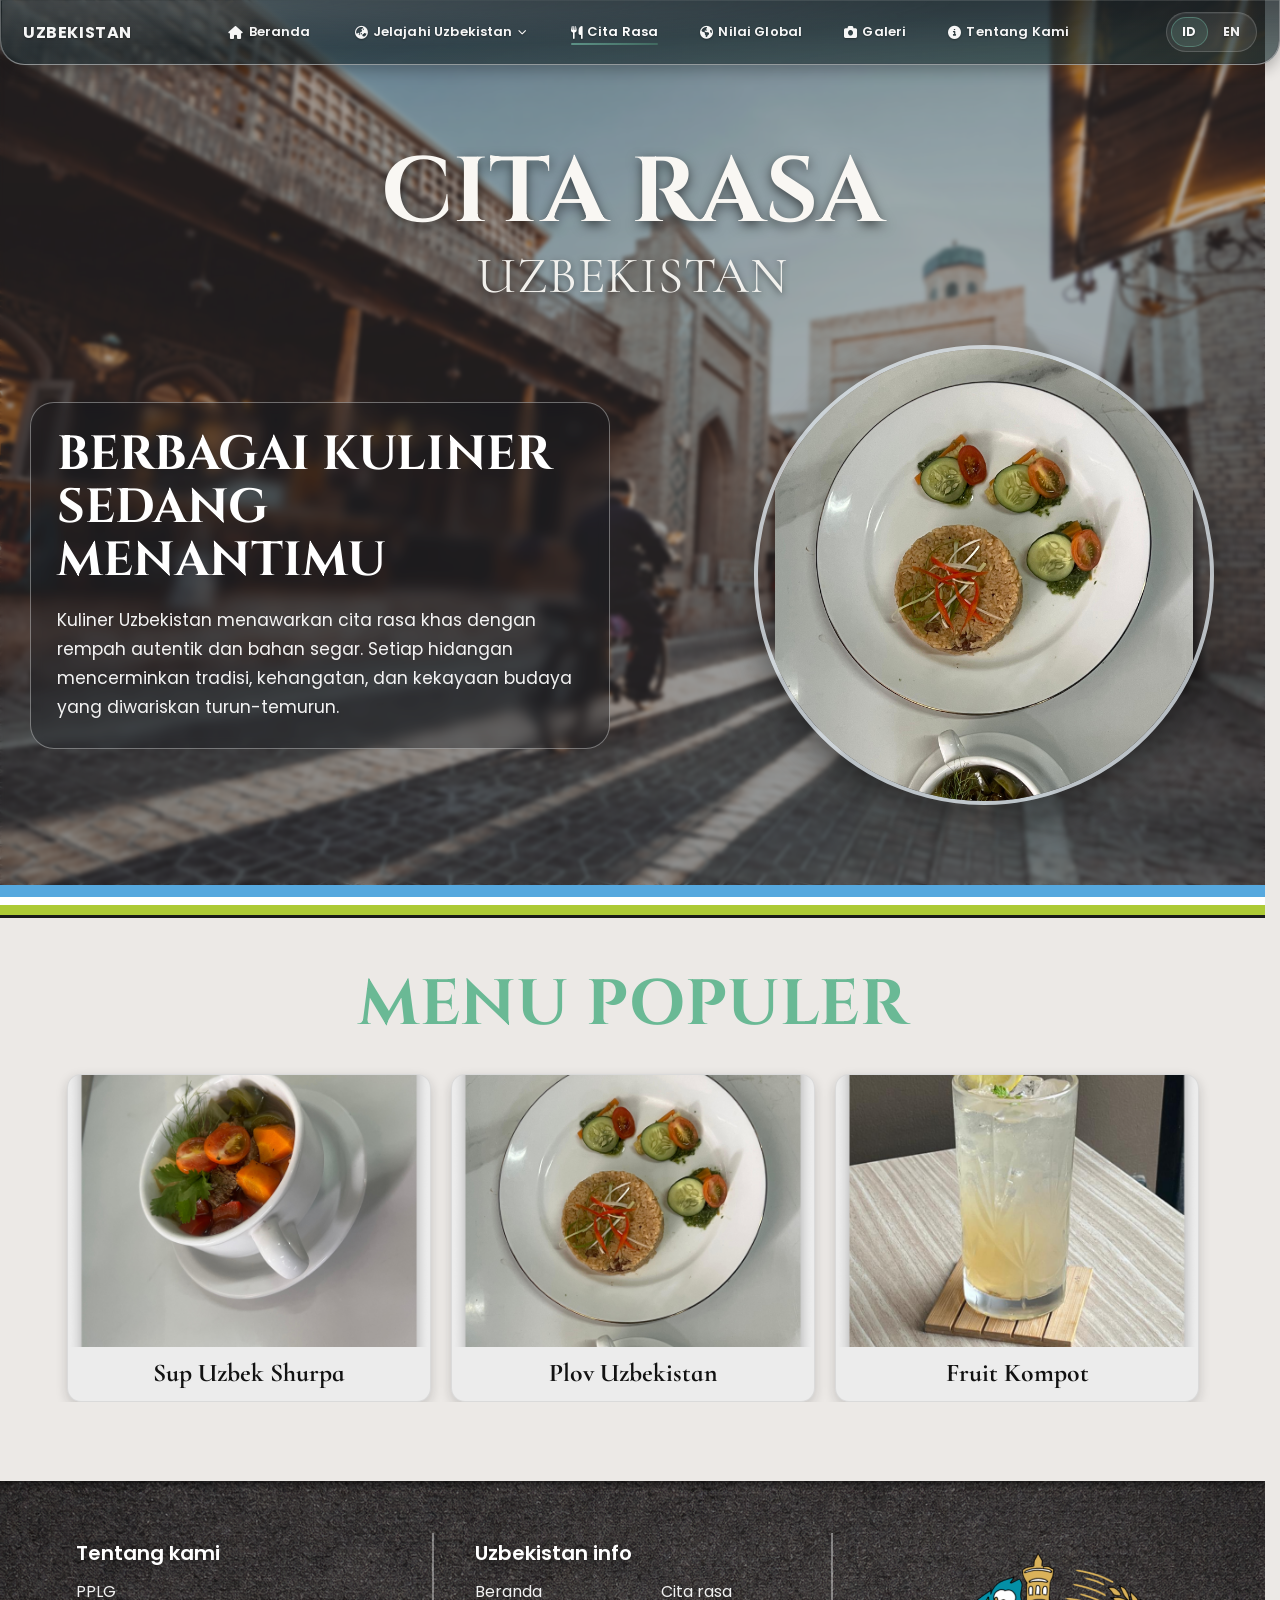
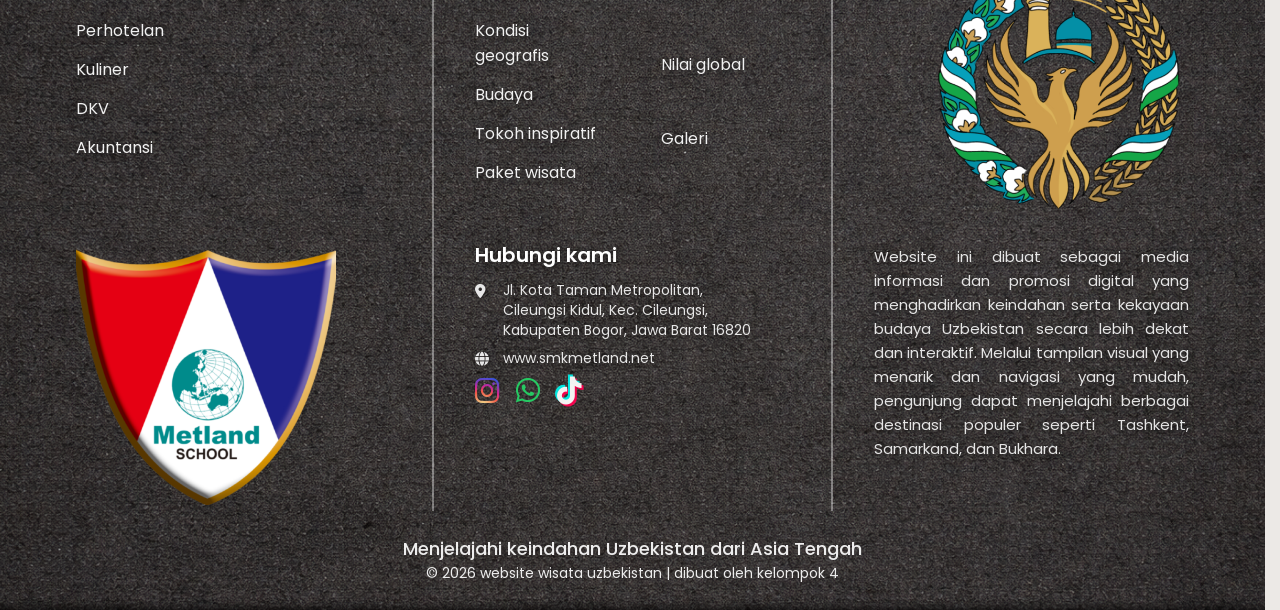
<file: citarasa.html>
<!DOCTYPE html>
<html lang="id">
<head>
    <meta charset="UTF-8">
    <meta name="viewport" content="width=device-width, initial-scale=1.0">
    <title>Uzbekistan - Cita Rasa</title>
    <link rel="icon" type="image/png" href="assets/img/logo/metland.png">
    <link rel="stylesheet" href="assets/css/citarasa.css">
    <link rel="stylesheet" href="assets/css/navbar.css">
    <link rel="stylesheet" href="assets/css/footer.css">
    <link rel="stylesheet" href="assets/css/performance.css">
    <link rel="stylesheet" href="https://cdnjs.cloudflare.com/ajax/libs/font-awesome/6.5.0/css/all.min.css">
    <link href="https://fonts.googleapis.com/css2?family=Poppins:wght@400;500;600;700&family=Cinzel:wght@400;700;900&family=Cormorant+Infant:ital,wght@0,300;0,400;0,600;1,300;1,400;1,600&display=swap" rel="stylesheet">
</head>
<body>
    <nav class="navbar">
        <div class="nav-content" id="navContent">
            <a class="nav-brand" href="beranda/index.html" aria-label="Beranda Uzbekistan">
                <img src="assets/img/logo/uzbekistan.png" alt="Uzbekistan" class="nav-brand-logo">
                <span class="nav-brand-text">UZBEKISTAN</span>
            </a>
            <button class="nav-mobile-toggle" id="navMobileToggle" type="button" aria-expanded="false" aria-controls="navPrimary">
                <span class="nav-mobile-toggle-label"><i class="fas fa-bars"></i> <span data-i18n="nav.menu">Menu</span></span>
                <i class="fas fa-chevron-down nav-mobile-icon" aria-hidden="true"></i>
            </button>

            <div class="nav-links" id="navPrimary">
                <a href="beranda/index.html" class="nav-link"><i class="fas fa-home"></i> <span data-i18n="nav.home">Beranda</span></a>
                <div class="nav-item-dropdown" id="jelajahiDropdown">
                    <button class="nav-link nav-dropdown-toggle" id="jelajahiDropdownToggle" type="button" aria-expanded="false" aria-controls="jelajahiDropdownMenu">
                        <i class="fas fa-earth-asia"></i> <span data-i18n="nav.explore">Jelajahi Uzbekistan</span> <i class="fas fa-chevron-down nav-arrow"></i>
                    </button>
                    <div class="dropdown-menu" id="jelajahiDropdownMenu" role="menu" aria-hidden="true">
                        <a href="kondisi.html" class="dropdown-item" role="menuitem" data-i18n="nav.geo">Kondisi Geografis</a>
                        <a href="destinasi.html" class="dropdown-item" role="menuitem" data-i18n="nav.dest">Budaya</a>
                        <a href="tokoh.html" class="dropdown-item" role="menuitem" data-i18n="nav.figures">Tokoh Inspiratif</a>
                        <a href="paketwisata.html" class="dropdown-item" role="menuitem" data-i18n="nav.packages">Paket Wisata</a>
                    </div>
                </div>
                <a href="citarasa.html" class="nav-link nav-link-active" aria-current="page"><i class="fas fa-utensils"></i> <span data-i18n="nav.cuisine">Cita Rasa</span></a>
                <a href="nilaiglobal.html" class="nav-link"><i class="fas fa-earth-americas"></i> <span data-i18n="nav.values">Nilai Global</span></a>
                <a href="galeri.html" class="nav-link"><i class="fas fa-camera"></i> <span data-i18n="nav.gallery">Galeri</span></a>
                <a href="tentangkami.html" class="nav-link"><i class="fas fa-circle-info"></i> <span data-i18n="nav.about">Tentang Kami</span></a>
            </div>

            <div class="nav-actions" aria-label="Language switch">
                <div class="lang-switch" role="group" aria-label="Switch language">
                    <button class="lang-btn is-active" type="button" data-lang="id" aria-pressed="true">ID</button>
                    <button class="lang-btn" type="button" data-lang="en" aria-pressed="false">EN</button>
                </div>
            </div>
        </div>
    </nav>

    <main>
        <section class="cita-hero">
            <div class="hero-overlay">
                <h1 class="hero-title">CITA RASA</h1>
                <p class="hero-country">UZBEKISTAN</p>
                <div class="hero-content">
                    <article class="hero-copy">
                        <h2>BERBAGAI KULINER SEDANG MENANTIMU</h2>
                        <p>
                            Kuliner Uzbekistan menawarkan cita rasa khas dengan rempah autentik dan bahan segar.
                            Setiap hidangan mencerminkan tradisi, kehangatan, dan kekayaan budaya yang diwariskan
                            turun-temurun.
                        </p>
                    </article>
                    <figure class="hero-dish">
                        <img src="assets/img/card/PlovUzbekistan.png" alt="Plov khas Uzbekistan">
                    </figure>
                </div>
            </div>
        </section>

        <div class="color-stripes" aria-hidden="true">
            <div class="stripe stripe-blue"></div>
            <div class="stripe stripe-white"></div>
            <div class="stripe stripe-green"></div>
            <div class="stripe stripe-black"></div>
        </div>

        <section class="cita-cards">
            <h2 class="section-title">MENU POPULER</h2>
            <div class="cards-grid">
                <article class="food-card" role="button" tabindex="0" aria-haspopup="dialog"
                    data-title="Sup Uzbek Shurpa"
                    data-title-en="Uzbek Shurpa Soup"
                    data-image="assets/img/card/SupUzbekShurpa.png"
                    data-primary-href="gastronomi-shurpa.html"
                    data-primary-label="LIHAT SELENGKAPNYA"
                    data-primary-label-en="SEE DETAILS"
                    data-desc="Shurpa adalah sup tradisional Uzbek yang dibuat dari daging dan sayuran dalam kuah yang kental dan gurih. Daging yang umum digunakan adalah daging kambing atau sapi, lalu dimasak bersama bawang, kentang, dan wortel. Shurpa sering disajikan sebagai hidangan pembuka atau utama, dan menjadi bagian penting dari budaya kuliner Uzbekistan."
                    data-desc-en="Shurpa is a traditional Uzbek soup made with meat and vegetables in a rich, savory broth. The meat is usually lamb or beef, cooked with onions, potatoes, and carrots. Shurpa is commonly served as a starter or main dish and is an important part of Uzbekistan's culinary culture.">
                    <img src="assets/img/card/SupUzbekShurpa.png" alt="Sup Uzbek Shurpa">
                    <h3>Sup Uzbek Shurpa</h3>
                </article>
                <article class="food-card" role="button" tabindex="0" aria-haspopup="dialog"
                    data-title="Plov Uzbekistan"
                    data-title-en="Uzbek Plov"
                    data-image="assets/img/card/PlovUzbekistan.png"
                    data-primary-href="gastronomi-shurpa.html"
                    data-primary-label="LIHAT SELENGKAPNYA"
                    data-primary-label-en="SEE DETAILS"
                    data-desc="Plov adalah hidangan nasi yang dimasak bersama daging (biasanya domba atau sapi), wortel, bawang, dan rempah pilihan. Rempah seperti jinten, ketumbar, bawang putih, dan kadang kunyit memberi warna dan kedalaman rasa yang khas.Selain daging dan sayuran, beberapa versi Plov juga menambahkan kismis, kacang almond, atau bawang goreng renyah untuk tekstur dan aroma yang lebih kompleks. Hal ini membuat Plov bukan sekadar makanan pokok, tapi hidangan lengkap yang memuaskan indera penciuman, penglihatan, dan rasa."
                    data-desc-en="Plov is a rice dish cooked with meat (usually lamb or beef), carrots, onions, and selected spices. Spices like cumin, coriander, garlic, and sometimes turmeric create its distinctive color and deep flavor. In addition to meat and vegetables, some versions of plov include raisins, almonds, or crispy fried onions for richer texture and aroma. This makes plov not just a staple food, but a complete dish that satisfies aroma, visual appeal, and taste.">
                    <img src="assets/img/card/PlovUzbekistan.png" alt="Plov Uzbekistan">
                    <h3>Plov Uzbekistan</h3>
                </article>
                <article class="food-card" role="button" tabindex="0" aria-haspopup="dialog"
                    data-title="Fruit Kompot"
                    data-title-en="Fruit Kompot"
                    data-image="assets/img/card/FruitKompot.png"
                    data-primary-href="gastronomi-shurpa.html"
                    data-primary-label="LIHAT SELENGKAPNYA"
                    data-primary-label-en="SEE DETAILS"
                    data-desc="Kompot adalah minuman tradisional dari rebusan buah-buahan dalam air dengan tambahan gula sesuai selera. Berbeda dari jus yang diperas, kompot dimasak perlahan hingga buahnya empuk dan sarinya keluar, menghasilkan minuman yang segar dan aromatik."
                    data-desc-en="Kompot is a traditional drink made by simmering fruits in water with sugar to taste. Unlike pressed juice, kompot is cooked slowly until the fruit softens and releases its natural flavor, resulting in a refreshing and aromatic drink.">
                    <img src="assets/img/card/FruitKompot.png" alt="Fruit Kompot">
                    <h3>Fruit Kompot</h3>
                </article>
            </div>
        </section>

        <div class="cita-modal" id="citaModal" role="dialog" aria-modal="true" aria-hidden="true" aria-label="Detail menu populer">
            <div class="cita-modal-backdrop" data-close="true" aria-hidden="true"></div>
            <div class="cita-modal-card" role="document">
                <div class="cita-modal-bg" id="citaModalBg" aria-hidden="true"></div>
                <div class="cita-modal-content">
                    <div class="cita-modal-text">
                        <p id="citaModalDesc"></p>
                    </div>
                    <div class="cita-modal-image">
                        <img id="citaModalImage" alt="">
                    </div>
                    <button class="cita-modal-btn" type="button">LIHAT CARA MEMBUAT</button>
                </div>
            </div>
        </div>

    <footer class="site-footer">
        <div class="footer-shell">
            <div class="footer-layout" aria-label="Footer">
                <section class="footer-block footer-about" aria-label="Tentang kami">
                    <h3 class="footer-heading" data-i18n="footer.about">Tentang kami</h3>
                    <ul class="footer-list">
                        <li><a href="#">PPLG</a></li>
                        <li><a href="#">Perhotelan</a></li>
                        <li><a href="#">Kuliner</a></li>
                        <li><a href="#">DKV</a></li>
                        <li><a href="#">Akuntansi</a></li>
                    </ul>
                </section>

                <section class="footer-block footer-info" aria-label="Uzbekistan info">
                    <h3 class="footer-heading" data-i18n="footer.info">Uzbekistan info</h3>
                    <div class="footer-links-grid">
                        <ul class="footer-list">
                            <li><a href="beranda/index.html" data-i18n="footer.link.home">Beranda</a></li>
                            <li><a href="kondisi.html" data-i18n="footer.link.geo">Kondisi geografis</a></li>
                            <li><a href="destinasi.html" data-i18n="footer.link.dest">Destinasi wisata</a></li>
                            <li><a href="tokoh.html" data-i18n="footer.link.figures">Tokoh inspiratif</a></li>
                            <li><a href="paketwisata.html" data-i18n="footer.link.packages">Paket wisata</a></li>
                        </ul>
                        <ul class="footer-list">
                            <li><a href="citarasa.html" data-i18n="footer.link.cuisine">Cita rasa</a></li>
                            <li><a href="nilaiglobal.html" data-i18n="footer.link.values">Nilai global</a></li>
                            <li><a href="galeri.html" data-i18n="footer.link.gallery">Galeri</a></li>
                        </ul>
                    </div>
                </section>

                <div class="footer-block footer-emblem" aria-label="Lambang Uzbekistan">
                    <img src="assets/img/logo/uzbekistan.png" alt="Lambang Uzbekistan" class="footer-logo footer-logo-uzbek">
                </div>

                <div class="footer-block footer-metland" aria-label="Logo Metland School">
                    <img src="assets/img/logo/metland.png" alt="Logo Metland School" class="footer-logo footer-logo-metland">
                </div>

                <section class="footer-block footer-contact" aria-label="Hubungi kami">
                    <h3 class="footer-heading" data-i18n="footer.contact">Hubungi kami</h3>
                    <p class="footer-contact-item">
                        <i class="fa-solid fa-location-dot" aria-hidden="true"></i>
                        <span data-i18n-html="footer.addr">Jl. Kota Taman Metropolitan,<br>Cileungsi Kidul, Kec. Cileungsi,<br>Kabupaten Bogor, Jawa Barat 16820</span>
                    </p>
                    <p class="footer-contact-item">
                        <i class="fa-solid fa-globe" aria-hidden="true"></i>
                        <span data-i18n="footer.web">www.smkmetland.net</span>
                    </p>
                    <div class="footer-socials" aria-label="Media sosial">
                        <a href="#" class="footer-social footer-social-instagram" aria-label="Instagram"><i class="fa-brands fa-instagram" aria-hidden="true"></i></a>
                        <a href="#" class="footer-social footer-social-whatsapp" aria-label="WhatsApp"><i class="fa-brands fa-whatsapp" aria-hidden="true"></i></a>
                        <a href="#" class="footer-social footer-social-tiktok" aria-label="TikTok"><i class="fa-brands fa-tiktok" aria-hidden="true"></i></a>
                    </div>
                </section>

                <section class="footer-block footer-desc" aria-label="Deskripsi website">
                    <p class="footer-description" data-i18n="footer.desc">
                        Website ini dibuat sebagai media informasi dan promosi digital yang menghadirkan keindahan serta kekayaan budaya Uzbekistan secara lebih dekat dan interaktif. Melalui tampilan visual yang menarik dan navigasi yang mudah, pengunjung dapat menjelajahi berbagai destinasi populer seperti Tashkent, Samarkand, dan Bukhara.
                    </p>
                </section>
            </div>

            <div class="footer-bottom">
                <p data-i18n="footer.tagline">Menjelajahi keindahan Uzbekistan dari Asia Tengah</p>
                <p data-i18n="footer.copyright">&copy; 2026 website wisata uzbekistan | dibuat oleh kelompok 4</p>
            </div>
        </div>
    </footer>
    </main>

    <script src="JS/navbar.js"></script>
    <script src="JS/citarasa.js"></script>
</body>
</html>
</file>
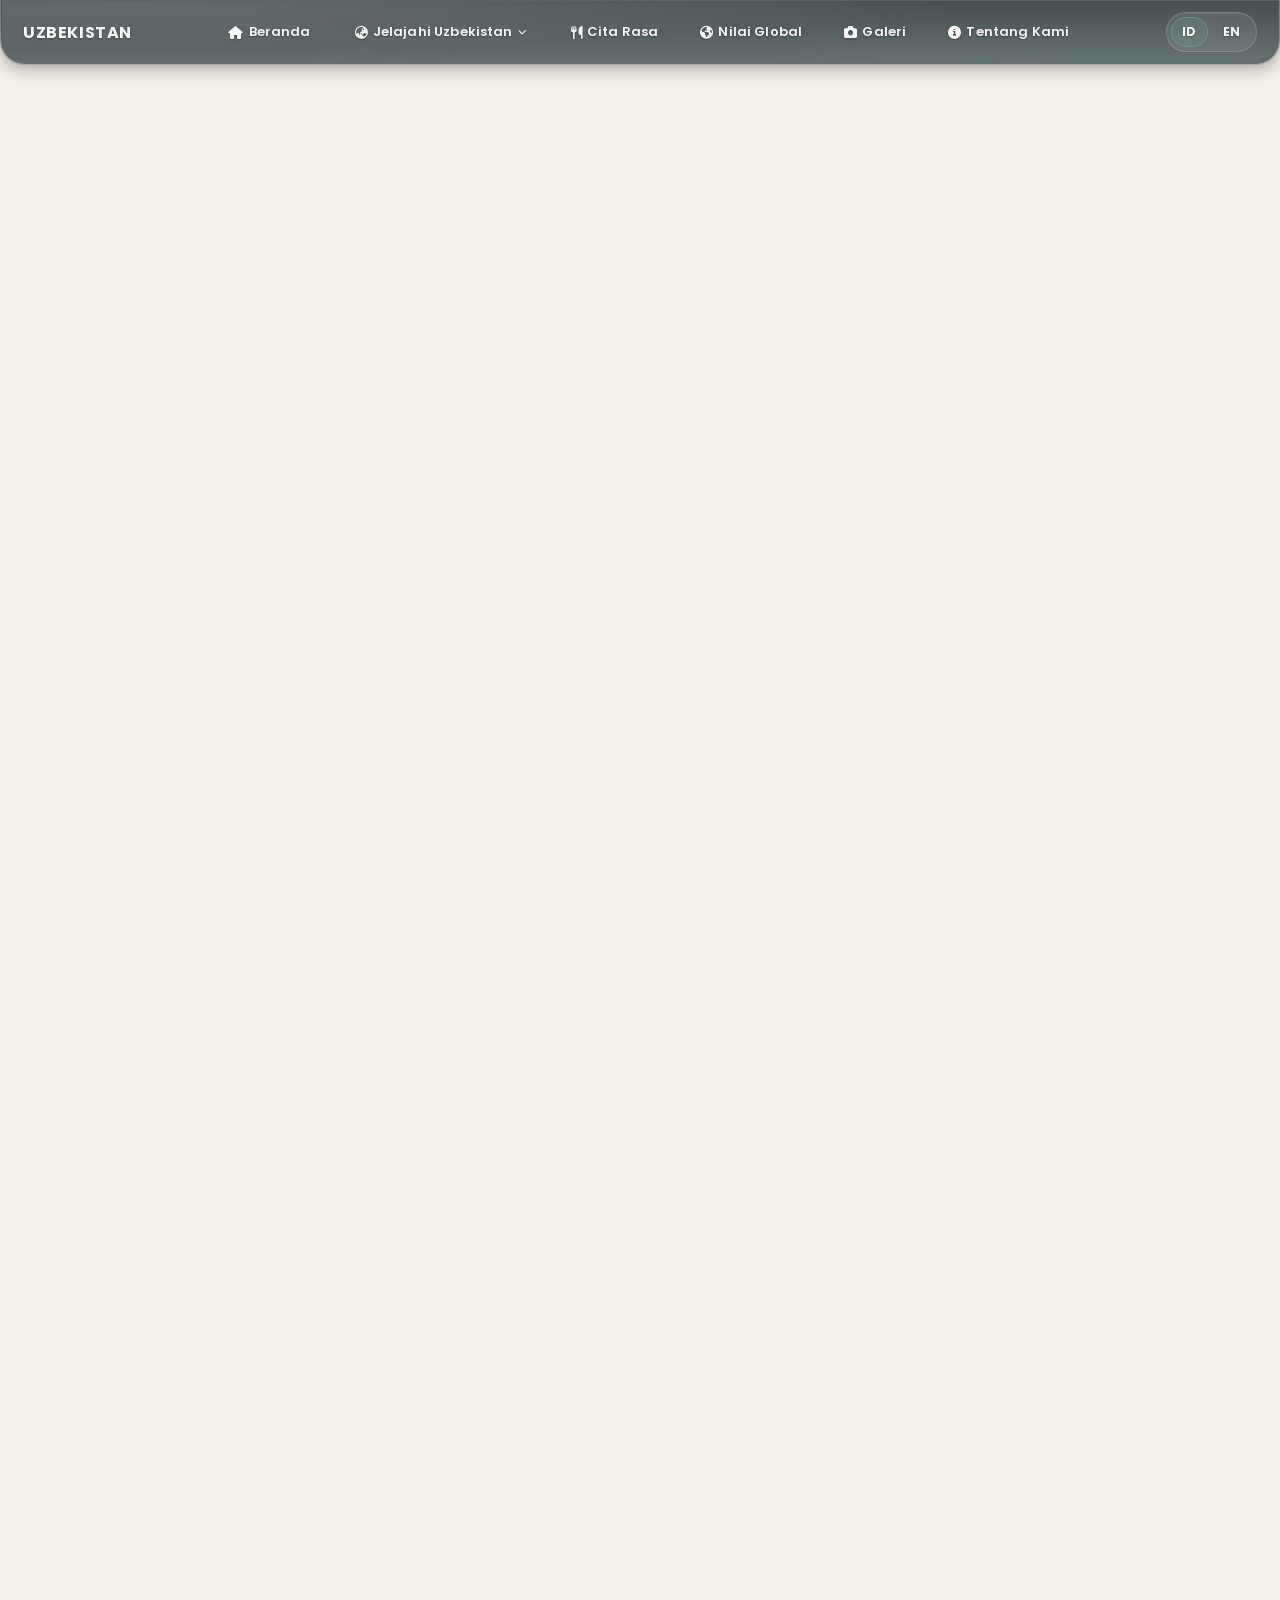
<file: gastronomi-shurpa.html>
<!DOCTYPE html>
<html lang="id">
<head>
    <meta charset="UTF-8">
    <meta name="viewport" content="width=device-width, initial-scale=1.0">
    <title>Uzbekistan - Gastronomi</title>
    <link rel="icon" type="image/png" href="assets/img/logo/metland.png">
    <link rel="stylesheet" href="assets/css/gastronomi-shurpa.css">
    <link rel="stylesheet" href="assets/css/navbar.css">
    <link rel="stylesheet" href="assets/css/footer.css">
    <link rel="stylesheet" href="assets/css/performance.css">
    <link rel="stylesheet" href="https://cdnjs.cloudflare.com/ajax/libs/font-awesome/6.5.0/css/all.min.css">
    <link href="https://fonts.googleapis.com/css2?family=Poppins:wght@400;500;600;700&family=Cinzel:wght@400;700;900&family=Cormorant+Infant:ital,wght@0,300;0,400;0,600;1,300;1,400;1,600&display=swap" rel="stylesheet">
</head>
<body>
    <nav class="navbar">
        <div class="nav-content" id="navContent">
            <a class="nav-brand" href="beranda/index.html" aria-label="Beranda Uzbekistan">
                <img src="assets/img/logo/uzbekistan.png" alt="Uzbekistan" class="nav-brand-logo">
                <span class="nav-brand-text">UZBEKISTAN</span>
            </a>
            <button class="nav-mobile-toggle" id="navMobileToggle" type="button" aria-expanded="false" aria-controls="navPrimary">
                <span class="nav-mobile-toggle-label"><i class="fas fa-bars"></i> <span data-i18n="nav.menu">Menu</span></span>
                <i class="fas fa-chevron-down nav-mobile-icon" aria-hidden="true"></i>
            </button>

            <div class="nav-links" id="navPrimary">
                <a href="beranda/index.html" class="nav-link"><i class="fas fa-home"></i> <span data-i18n="nav.home">Beranda</span></a>
                <div class="nav-item-dropdown" id="jelajahiDropdown">
                    <button class="nav-link nav-dropdown-toggle" id="jelajahiDropdownToggle" type="button" aria-expanded="false" aria-controls="jelajahiDropdownMenu">
                        <i class="fas fa-earth-asia"></i> <span data-i18n="nav.explore">Jelajahi Uzbekistan</span> <i class="fas fa-chevron-down nav-arrow"></i>
                    </button>
                    <div class="dropdown-menu" id="jelajahiDropdownMenu" role="menu" aria-hidden="true">
                        <a href="kondisi.html" class="dropdown-item" role="menuitem" data-i18n="nav.geo">Kondisi Geografis</a>
                        <a href="destinasi.html" class="dropdown-item" role="menuitem" data-i18n="nav.dest">Budaya</a>
                        <a href="tokoh.html" class="dropdown-item" role="menuitem" data-i18n="nav.figures">Tokoh Inspiratif</a>
                        <a href="paketwisata.html" class="dropdown-item" role="menuitem" data-i18n="nav.packages">Paket Wisata</a>
                    </div>
                </div>
                <a href="citarasa.html" class="nav-link"><i class="fas fa-utensils"></i> <span data-i18n="nav.cuisine">Cita Rasa</span></a>
                <a href="nilaiglobal.html" class="nav-link"><i class="fas fa-earth-americas"></i> <span data-i18n="nav.values">Nilai Global</span></a>
                <a href="galeri.html" class="nav-link"><i class="fas fa-camera"></i> <span data-i18n="nav.gallery">Galeri</span></a>
                <a href="tentangkami.html" class="nav-link"><i class="fas fa-circle-info"></i> <span data-i18n="nav.about">Tentang Kami</span></a>
            </div>

            <div class="nav-actions" aria-label="Language switch">
                <div class="lang-switch" role="group" aria-label="Switch language">
                    <button class="lang-btn is-active" type="button" data-lang="id" aria-pressed="true">ID</button>
                    <button class="lang-btn" type="button" data-lang="en" aria-pressed="false">EN</button>
                </div>
            </div>
        </div>
    </nav>

    <main class="gastro-page">
        <section class="dish-hero" aria-label="Galeri menu populer">
            <div class="dish-slider" id="dishSlider" aria-live="polite">
                <div class="dish-slider-bar" aria-hidden="true"></div>
                <figure class="dish-card" id="dishCardLeft" data-pos="left">
                    <img class="dish-photo" id="dishPhotoLeft" alt="" decoding="async">
                </figure>
                <figure class="dish-card" id="dishCardCenter" data-pos="center">
                    <img class="dish-photo" id="dishPhotoCenter" alt="" decoding="async">
                </figure>
                <figure class="dish-card" id="dishCardRight" data-pos="right">
                    <img class="dish-photo" id="dishPhotoRight" alt="" decoding="async">
                </figure>
                <figure class="dish-card dish-card-incoming" id="dishCardIncoming" data-pos="off-right" aria-hidden="true">
                    <img class="dish-photo" id="dishPhotoIncoming" alt="" decoding="async">
                </figure>
            </div>
        </section>

        <section class="dish-detail" aria-label="Detail menu">
            <div class="dish-title-row">
                <button class="dish-nav-btn" id="dishPrevBtn" type="button" aria-label="Foto sebelumnya">
                    <i class="fas fa-chevron-left" aria-hidden="true"></i>
                </button>
                <h1 class="dish-title" id="dishTitle">Sup Uzbek Shurpa</h1>
                <button class="dish-nav-btn" id="dishNextBtn" type="button" aria-label="Foto berikutnya">
                    <i class="fas fa-chevron-right" aria-hidden="true"></i>
                </button>
            </div>

            <div class="dish-intro">
                <p class="dish-intro-text" id="dishIntro">
                    Hidangan ini berasal dari Asia Tengah. Shurpa adalah sup tradisional dari Uzbekistan di wilayah Asia Tengah.
                    Hidangan ini sudah ada sejak lama dan berkembang dari kebiasaan masyarakat nomaden yang memasak sup daging sederhana.
                    Resepnya menyebar melalui jalur perdagangan Silk Road. Menurut cerita rakyat, para pedagang Jalur Sutra memasak daging,
                    sayuran, dan air dalam satu panci saat perjalanan jauh. Sup hangat itu mengenyangkan dan kemudian dikenal sebagai shurpa.
                </p>
                <figure class="dish-intro-figure">
                    <img id="dishIntroImg" src="assets/img/card/SupUzbekShurpa.png" alt="Ilustrasi bahan masakan" loading="lazy" decoding="async">
                </figure>
            </div>

            <div class="dish-intro-actions">
                <button class="dish-intro-gizi-btn" id="dishIntroGiziBtn" type="button">
                    Lihat informasi nilai gizi
                </button>
            </div>

            <div class="gastro-banner" aria-hidden="true">
                <h2>GASTRONOMI</h2>
            </div>

            <div class="gastro-cards" id="gastroCards" aria-label="Penjelasan gastronomi">
                <!-- Filled by JS -->
            </div>

            <section class="cook-section" aria-label="Cara membuat">
                <h2 class="cook-title">CARA MEMBUAT</h2>
                <div class="ingredients-panel" role="region" aria-label="Bahan yang dibutuhkan">
                    <h3 class="ingredients-title">BAHAN YANG DIBUTUHKAN</h3>
                    <div class="ingredients-cols">
                        <ul class="ingredients-list">
                            <li>1/4 cangkir minyak sayur</li>
                            <li>2 bawang bombai cincang</li>
                            <li>daging domba/sapi/ayam</li>
                            <li>2 ruas batang kayu manis</li>
                            <li>1 buah kapulaga</li>
                            <li>2 sdt pasta jahe</li>
                            <li>4-6 siung bawang putih</li>
                            <li>4 sdt pasta tomat</li>
                            <li>10gr cabe rawit ijo(kira kira)</li>
                        </ul>
                        <ul class="ingredients-list">
                            <li>1 sdt bubuk cabai</li>
                            <li>1 sdt ketumbar</li>
                            <li>1 sdt jintan</li>
                            <li>1/2 sdt lada hitam</li>
                            <li>1/2 sdt kapulaga hitam</li>
                            <li>1/4 sdt jahe bubuk</li>
                            <li>1/4 sdt biji kelor bubuk</li>
                            <li>1/4 sdt kayu manis bubuk</li>
                            <li>400 ml air(di kira kira lagi)</li>
                        </ul>
                        <ul class="ingredients-list">
                            <li>2 kentang potong kotak</li>
                            <li>1 wortel jardiner</li>
                            <li>1/4 ikat daun ketumbar</li>
                            <li>500 gr beras</li>
                            <li>600 ml air</li>
                        </ul>
                    </div>
                </div>

                <div class="steps-section" aria-label="Langkah langkah pembuatan">
                    <table class="steps-table" aria-label="Tabel langkah langkah">
                        <colgroup>
                            <col style="width: 7%">
                            <col style="width: 18%">
                            <col style="width: 30%">
                            <col style="width: 22%">
                            <col style="width: 23%">
                        </colgroup>
                        <thead>
                            <tr>
                                <th>NO</th>
                                <th>TAHAPAN</th>
                                <th>LANGKAH LANGKAH</th>
                                <th>COOKING METHOD</th>
                                <th>UTENSIL&amp;EQUIPMENT</th>
                            </tr>
                        </thead>
                        <tbody>
                            <tr>
                                <td>1.</td>
                                <td>Merebus daging</td>
                                <td>pertama rebus air hingga boiling setelah air boil masukkan daging daun salam+jahe geprek lalu tunggu selama 30 menit setelah 30 menit tutup panci dan jangan dibuka dan pastikan tidak ada udara yang masuk ataupun keluar</td>
                                <td>Boiling dan Braising</td>
                                <td>Kompor,panci, leadle,pisau</td>
                            </tr>
                            <tr>
                                <td>2.</td>
                                <td>Memasak daging</td>
                                <td>pertama tama siapkan air rebusan, setelah itu masukan daging yang sudah di rebus, masukan juga bawang bombay, daun salam, ketumbar dan merica. setelah itu tunggu selama 90 menit</td>
                                <td>Simmering</td>
                                <td>Kompor,panci, leadle</td>
                            </tr>
                            <tr>
                                <td>3.</td>
                                <td>Penyaringan</td>
                                <td>setelah 90 menit, angkat bawang bombay dan herbs, lalu biarkan daging dan air nya</td>
                                <td>Straining</td>
                                <td>Strainer</td>
                            </tr>
                            <tr>
                                <td>4.</td>
                                <td>Masukan<br>sayur</td>
                                <td>setelah itu masukan wortel, kentang, kacang, tomat dan paprika, tunggu kembali selama 30 menit</td>
                                <td>Simmering</td>
                                <td>Kompor,panci, leadel</td>
                            </tr>
                            <tr>
                                <td>5.</td>
                                <td>Pembumbuan</td>
                                <td>setelah 30 menit lalu masukan garam, blackpepper, cumin powder</td>
                                <td>Simmering</td>
                                <td>Kompor, panci, leadel</td>
                            </tr>
                            <tr>
                                <td>6.</td>
                                <td>Tahap akhir</td>
                                <td>jika di rasa sudah pas, soup siap di plating untuk di hidangkan</td>
                                <td></td>
                                <td>Kompor, panci, leadel</td>
                            </tr>
                        </tbody>
                    </table>
                </div>
            </section>
        </section>
    </main>

    <footer class="site-footer">
        <div class="footer-shell">
            <div class="footer-layout" aria-label="Footer">
                <section class="footer-block footer-about" aria-label="Tentang kami">
                    <h3 class="footer-heading" data-i18n="footer.about">Tentang kami</h3>
                    <ul class="footer-list">
                        <li><a href="#">PPLG</a></li>
                        <li><a href="#">Perhotelan</a></li>
                        <li><a href="#">Kuliner</a></li>
                        <li><a href="#">DKV</a></li>
                        <li><a href="#">Akuntansi</a></li>
                    </ul>
                </section>

                <section class="footer-block footer-info" aria-label="Uzbekistan info">
                    <h3 class="footer-heading" data-i18n="footer.info">Uzbekistan info</h3>
                    <div class="footer-links-grid">
                        <ul class="footer-list">
                            <li><a href="beranda/index.html" data-i18n="footer.link.home">Beranda</a></li>
                            <li><a href="kondisi.html" data-i18n="footer.link.geo">Kondisi geografis</a></li>
                            <li><a href="destinasi.html" data-i18n="footer.link.dest">Destinasi wisata</a></li>
                            <li><a href="tokoh.html" data-i18n="footer.link.figures">Tokoh inspiratif</a></li>
                            <li><a href="paketwisata.html" data-i18n="footer.link.packages">Paket wisata</a></li>
                        </ul>
                        <ul class="footer-list">
                            <li><a href="citarasa.html" data-i18n="footer.link.cuisine">Cita rasa</a></li>
                            <li><a href="nilaiglobal.html" data-i18n="footer.link.values">Nilai global</a></li>
                            <li><a href="galeri.html" data-i18n="footer.link.gallery">Galeri</a></li>
                        </ul>
                    </div>
                </section>

                <div class="footer-block footer-emblem" aria-label="Lambang Uzbekistan">
                    <img src="assets/img/logo/uzbekistan.png" alt="Lambang Uzbekistan" class="footer-logo footer-logo-uzbek">
                </div>

                <div class="footer-block footer-metland" aria-label="Logo Metland School">
                    <img src="assets/img/logo/metland.png" alt="Logo Metland School" class="footer-logo footer-logo-metland">
                </div>

                <section class="footer-block footer-contact" aria-label="Hubungi kami">
                    <h3 class="footer-heading" data-i18n="footer.contact">Hubungi kami</h3>
                    <p class="footer-contact-item">
                        <i class="fa-solid fa-location-dot" aria-hidden="true"></i>
                        <span data-i18n-html="footer.addr">Jl. Kota Taman Metropolitan,<br>Cileungsi Kidul, Kec. Cileungsi,<br>Kabupaten Bogor, Jawa Barat 16820</span>
                    </p>
                    <p class="footer-contact-item">
                        <i class="fa-solid fa-globe" aria-hidden="true"></i>
                        <span data-i18n="footer.web">www.smkmetland.net</span>
                    </p>
                    <div class="footer-socials" aria-label="Media sosial">
                        <a href="#" class="footer-social footer-social-instagram" aria-label="Instagram"><i class="fa-brands fa-instagram" aria-hidden="true"></i></a>
                        <a href="#" class="footer-social footer-social-whatsapp" aria-label="WhatsApp"><i class="fa-brands fa-whatsapp" aria-hidden="true"></i></a>
                        <a href="#" class="footer-social footer-social-tiktok" aria-label="TikTok"><i class="fa-brands fa-tiktok" aria-hidden="true"></i></a>
                    </div>
                </section>

                <section class="footer-block footer-desc" aria-label="Deskripsi website">
                    <p class="footer-description" data-i18n="footer.desc">
                        Website ini dibuat sebagai media informasi dan promosi digital yang menghadirkan keindahan serta kekayaan budaya Uzbekistan secara lebih dekat dan interaktif. Melalui tampilan visual yang menarik dan navigasi yang mudah, pengunjung dapat menjelajahi berbagai destinasi populer seperti Tashkent, Samarkand, dan Bukhara.
                    </p>
                </section>
            </div>

            <div class="footer-bottom">
                <p data-i18n="footer.tagline">Menjelajahi keindahan Uzbekistan dari Asia Tengah</p>
                <p data-i18n="footer.copyright">&copy; 2026 website wisata uzbekistan | dibuat oleh kelompok 4</p>
            </div>
        </div>
    </footer>

    <div class="gizi-modal" id="giziModal" aria-hidden="true">
        <button class="gizi-modal__overlay" type="button" data-gizi-close aria-label="Tutup pop up"></button>
        <div class="gizi-modal__content" id="giziModalContent" role="dialog" aria-modal="true" aria-label="Informasi nilai gizi" tabindex="-1">
            <img id="giziModalImg" src="assets/img/gastronomi/nilaigizisup.png" alt="Tabel informasi nilai gizi sup shurpa" loading="lazy" decoding="async">
        </div>
    </div>

    <script src="JS/navbar.js"></script>
    <script src="JS/gastronomi-shurpa.js"></script>
</body>
</html>
</file>
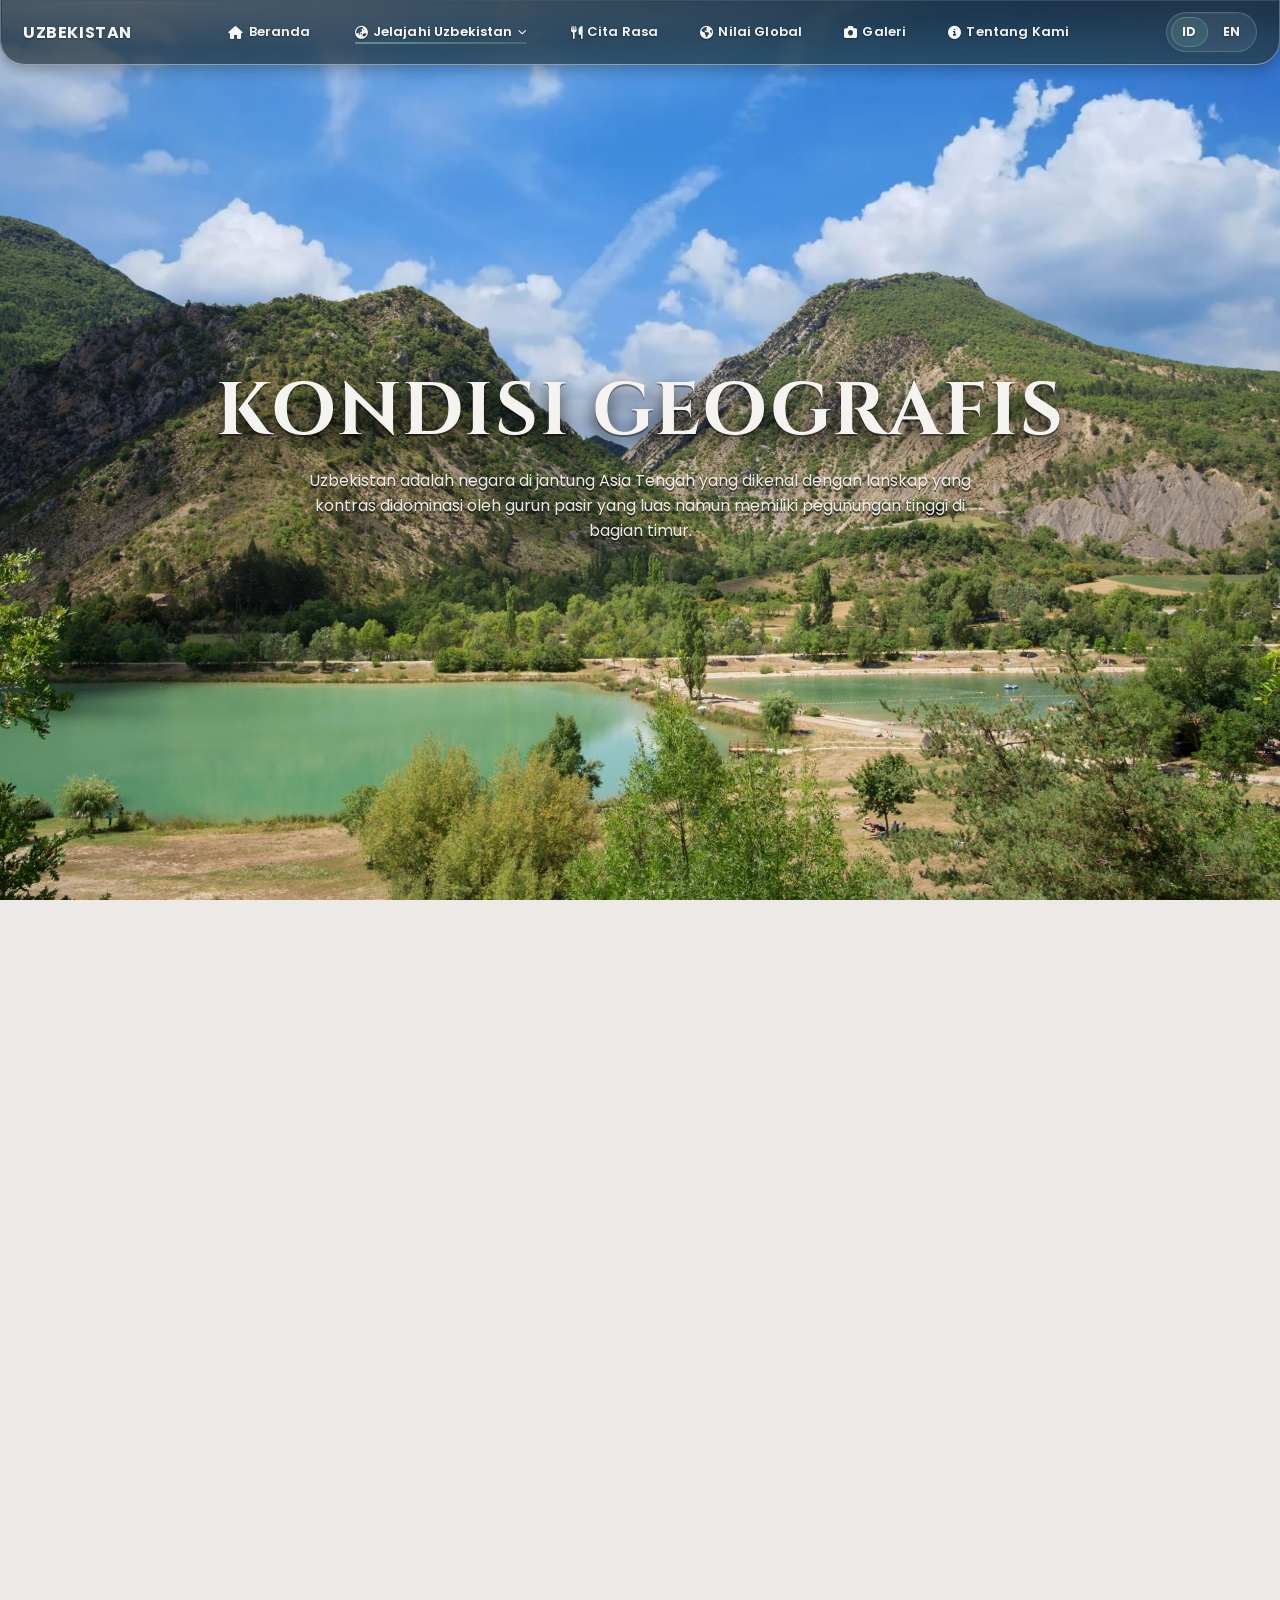
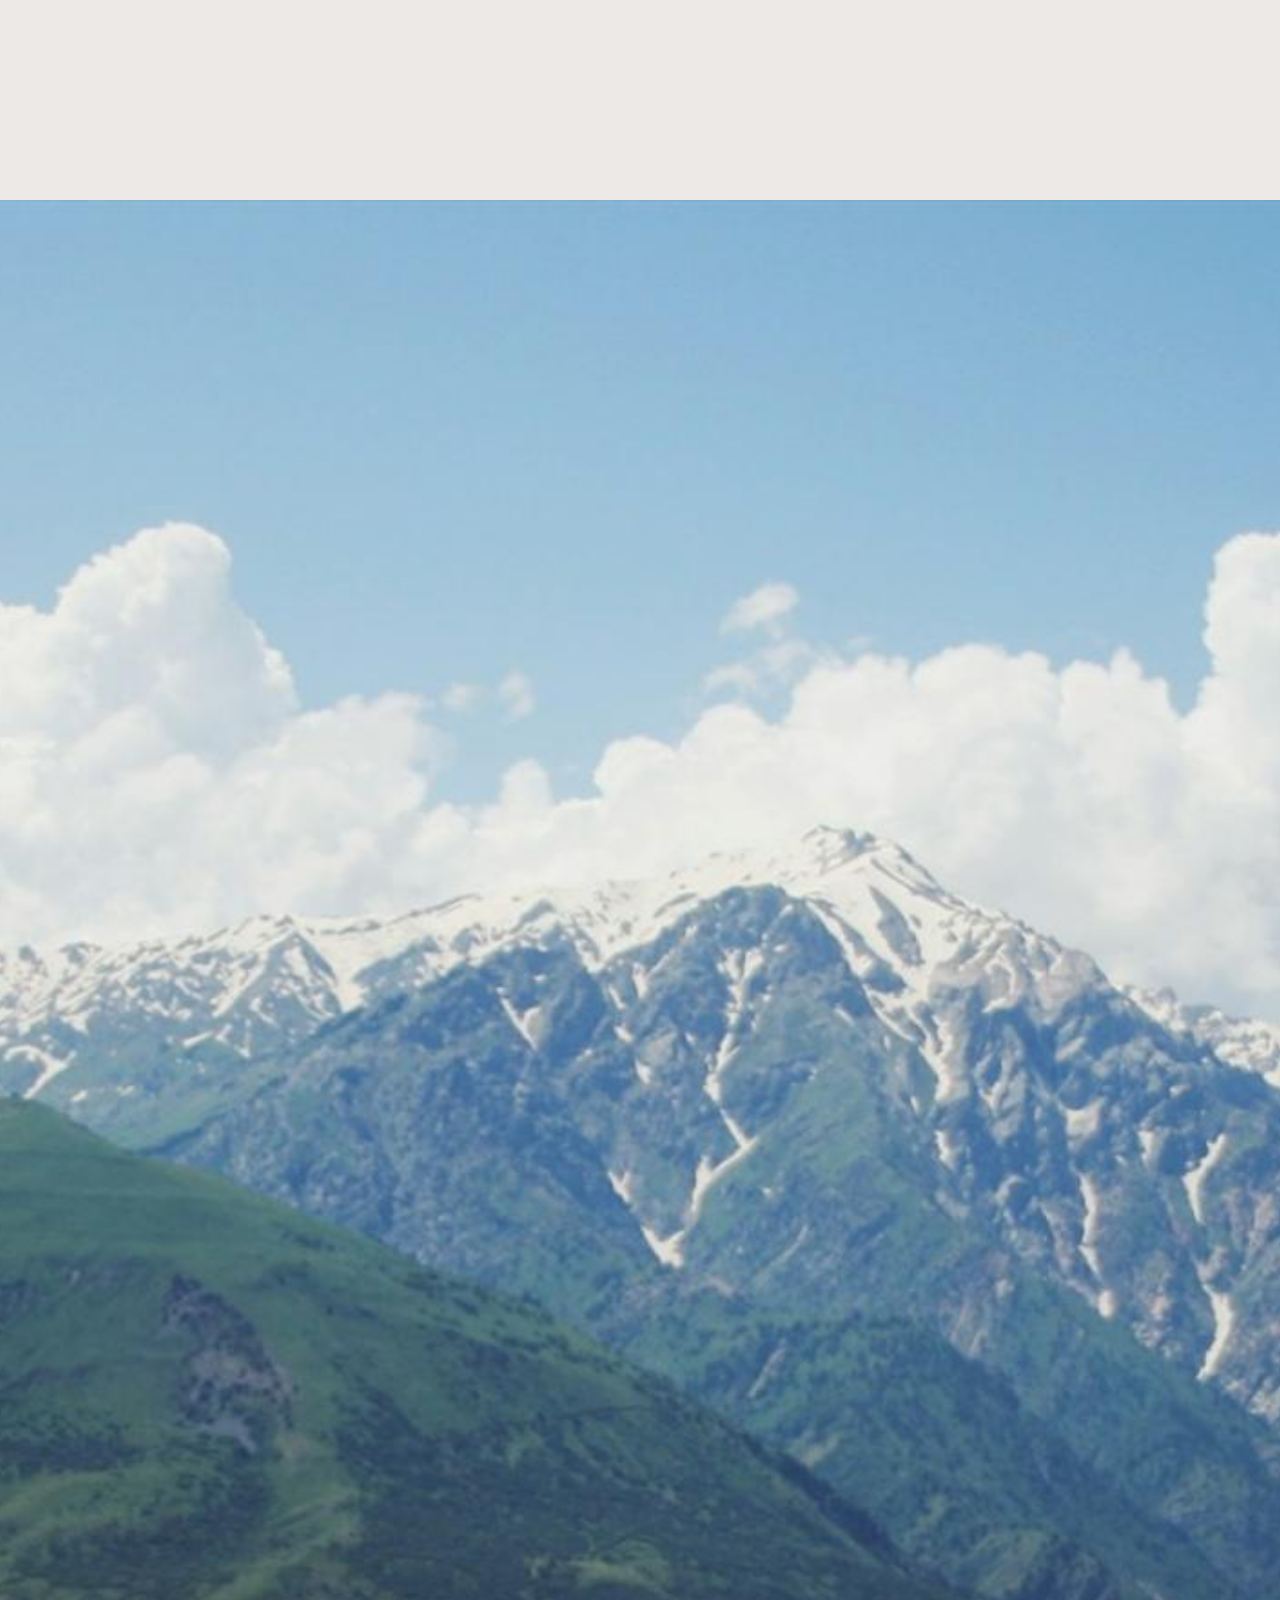
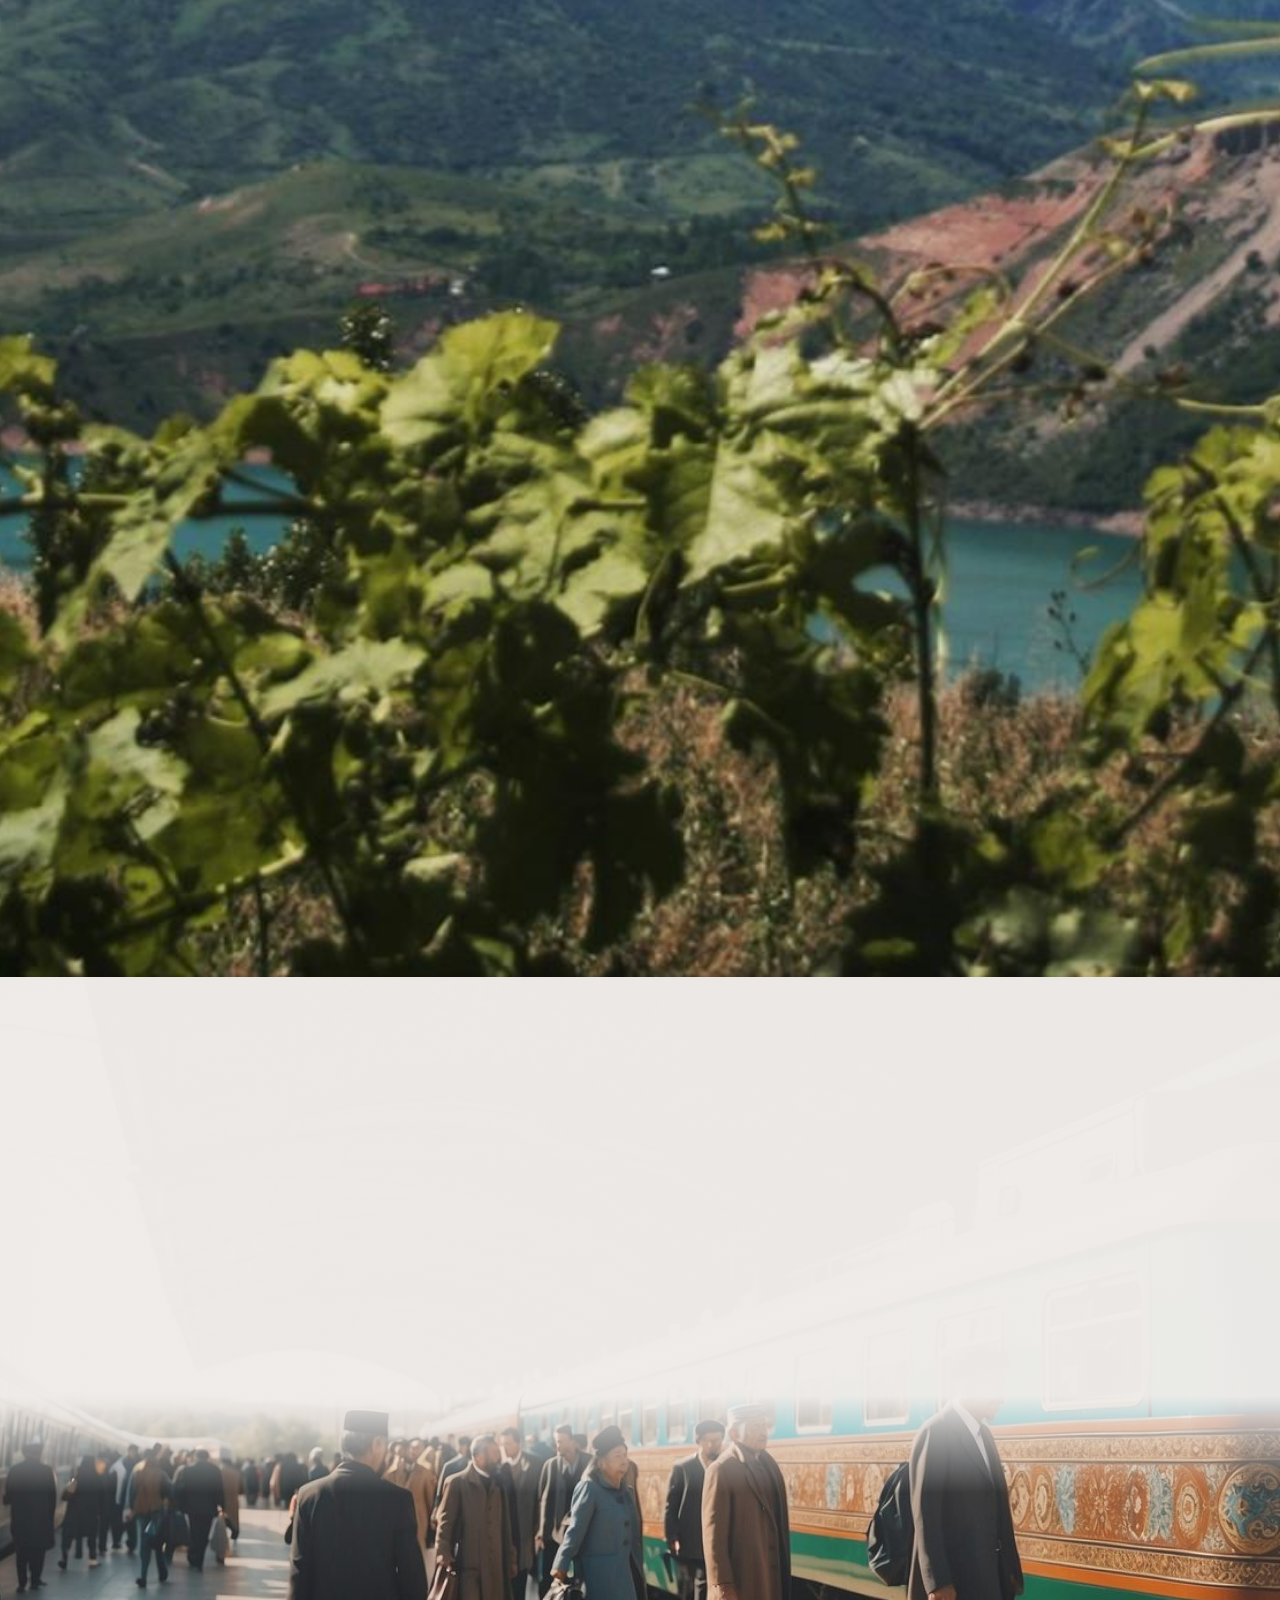
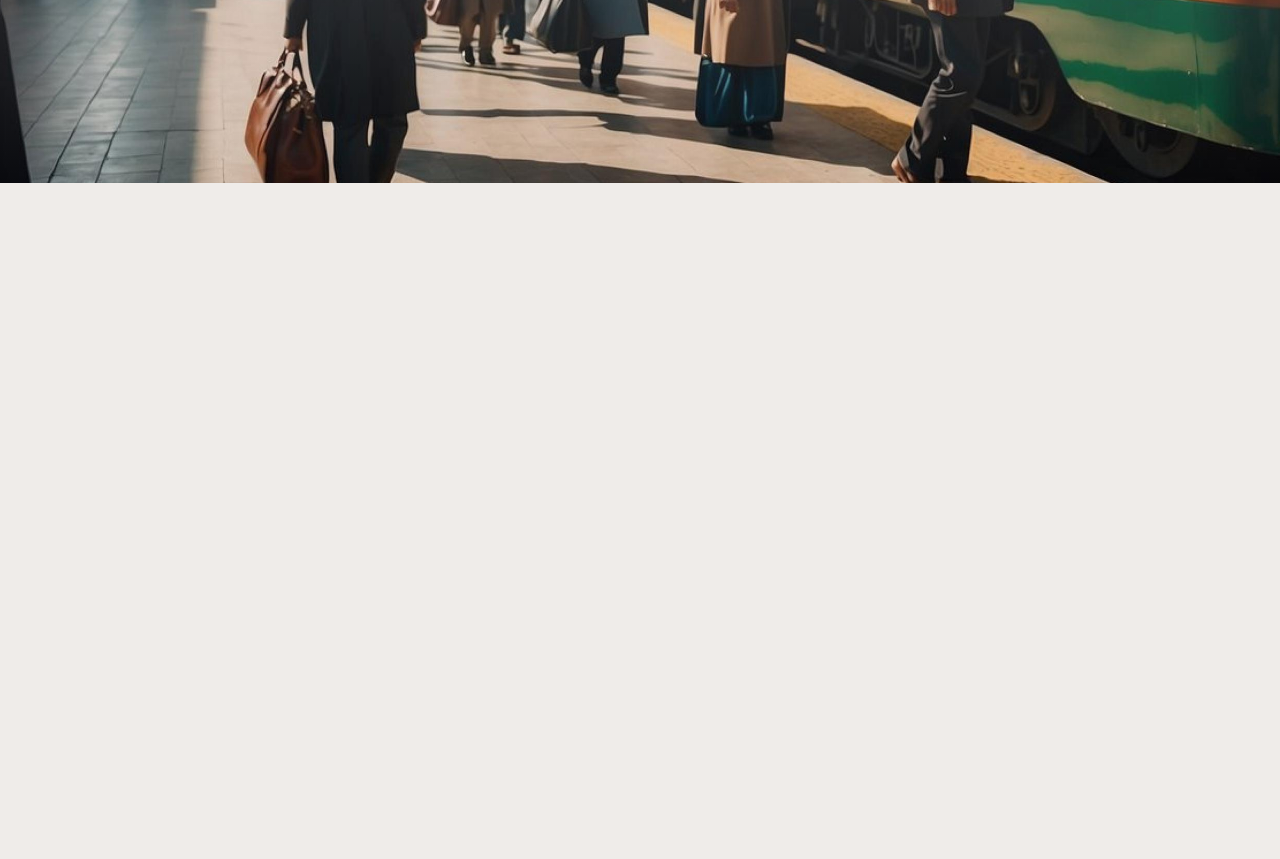
<file: kondisi.html>
<!DOCTYPE html>
<html lang="id">
<head>
    <meta charset="UTF-8">
    <meta name="viewport" content="width=device-width, initial-scale=1.0">
    <title>Uzbekistan - Kondisi Geografis</title>
    <link rel="icon" type="image/png" href="assets/img/logo/metland.png">
    <link rel="stylesheet" href="assets/css/kondisi.css">
    <link rel="stylesheet" href="assets/css/navbar.css">
    <link rel="stylesheet" href="assets/css/footer.css">
    <link rel="stylesheet" href="assets/css/performance.css">
    <link rel="preconnect" href="https://fonts.googleapis.com">
    <link rel="preconnect" href="https://fonts.gstatic.com" crossorigin>
    <link rel="preconnect" href="https://cdnjs.cloudflare.com" crossorigin>
    <link rel="stylesheet" href="https://cdnjs.cloudflare.com/ajax/libs/font-awesome/6.5.0/css/all.min.css">
    <link href="https://fonts.googleapis.com/css2?family=Poppins:wght@400;500;600;700&family=Cinzel:wght@400;700;900&family=Cormorant+Infant:ital,wght@0,300;0,400;0,600;1,300;1,400;1,600&display=swap" rel="stylesheet">
</head>
<body>
    <!-- gunakan navbar dari halaman cita rasa -->
    <nav class="navbar">
        <div class="nav-content" id="navContent">
            <a class="nav-brand" href="beranda/index.html" aria-label="Beranda Uzbekistan">
                <img src="assets/img/logo/uzbekistan.png" alt="Uzbekistan" class="nav-brand-logo" decoding="async">
                <span class="nav-brand-text">UZBEKISTAN</span>
            </a>
            <button class="nav-mobile-toggle" id="navMobileToggle" type="button" aria-expanded="false" aria-controls="navPrimary">
                <span class="nav-mobile-toggle-label"><i class="fas fa-bars"></i> <span data-i18n="nav.menu">Menu</span></span>
                <i class="fas fa-chevron-down nav-mobile-icon" aria-hidden="true"></i>
            </button>

            <div class="nav-links" id="navPrimary">
                <a href="beranda/index.html" class="nav-link"><i class="fas fa-home"></i> <span data-i18n="nav.home">Beranda</span></a>
                <div class="nav-item-dropdown" id="jelajahiDropdown">
                    <button class="nav-link nav-dropdown-toggle nav-link-active" id="jelajahiDropdownToggle" type="button" aria-expanded="false" aria-controls="jelajahiDropdownMenu">
                        <i class="fas fa-earth-asia"></i> <span data-i18n="nav.explore">Jelajahi Uzbekistan</span> <i class="fas fa-chevron-down nav-arrow"></i>
                    </button>
                    <div class="dropdown-menu" id="jelajahiDropdownMenu" role="menu" aria-hidden="true">
                        <a href="kondisi.html" class="dropdown-item" role="menuitem" aria-current="page" data-i18n="nav.geo">Kondisi Geografis</a>
                        <a href="destinasi.html" class="dropdown-item" role="menuitem" data-i18n="nav.dest">Budaya</a>
                        <a href="tokoh.html" class="dropdown-item" role="menuitem" data-i18n="nav.figures">Tokoh Inspiratif</a>
                        <a href="paketwisata.html" class="dropdown-item" role="menuitem" data-i18n="nav.packages">Paket Wisata</a>
                    </div>
                </div>
                <a href="citarasa.html" class="nav-link"><i class="fas fa-utensils"></i> <span data-i18n="nav.cuisine">Cita Rasa</span></a>
                <a href="nilaiglobal.html" class="nav-link"><i class="fas fa-earth-americas"></i> <span data-i18n="nav.values">Nilai Global</span></a>
                <a href="galeri.html" class="nav-link"><i class="fas fa-camera"></i> <span data-i18n="nav.gallery">Galeri</span></a>
                <a href="tentangkami.html" class="nav-link"><i class="fas fa-circle-info"></i> <span data-i18n="nav.about">Tentang Kami</span></a>
            </div>

            <div class="nav-actions" aria-label="Language switch">
                <div class="lang-switch" role="group" aria-label="Switch language">
                    <button class="lang-btn is-active" type="button" data-lang="id" aria-pressed="true">ID</button>
                    <button class="lang-btn" type="button" data-lang="en" aria-pressed="false">EN</button>
                </div>
            </div>
        </div>
    </nav>

    <main>
        <section class="hero">
            <div class="hero-overlay">
                <h1 class="hero-title">KONDISI GEOGRAFIS</h1>
                <p class="hero-subtitle">
                    Uzbekistan adalah negara di jantung Asia Tengah yang dikenal dengan lanskap yang
                    kontras didominasi oleh gurun pasir yang luas namun memiliki pegunungan tinggi di
                    bagian timur.
                </p>
            </div>
                </section>

        <section class="mountain-section">
            <div class="stripe-blue"></div>
            <div class="mountain-container">
                <div class="geo-interactive-stage" id="geoInteractiveStage">
                    <button class="mountain-trigger" id="mountainTrigger" type="button" aria-expanded="false" aria-controls="geoPopupArea geoBoundaryCard">
                        <img src="assets/img/background/mountainremovebg.png" alt="Ilustrasi pegunungan Uzbekistan" class="mountain-img" loading="lazy" decoding="async">
                    </button>

                    <article class="geo-popup geo-popup-area" id="geoPopupArea" aria-label="Luas wilayah Uzbekistan">
                        <div class="geo-popup-shell geo-popup-shell-area">
                            <h2 class="geo-popup-title">LUAS WILAYAH UZBEKISTAN</h2>
                            <p class="geo-area-primary">448.978 KM<sup>2</sup></p>
                            <p class="geo-area-secondary">173.351 MI<sup>2</sup></p>
                        </div>
                    </article>

                    <article class="geo-popup geo-popup-boundary" id="geoBoundaryCard" aria-labelledby="boundaryTitle">
                        <div class="geo-popup-shell geo-popup-shell-boundary">
                            <div class="geo-boundary-tabs" role="tablist" aria-label="Jenis batas wilayah Uzbekistan">
                                <button class="geo-boundary-tab is-active" type="button" role="tab" aria-selected="true" aria-controls="boundaryPanel" data-boundary="darat">BATAS DARAT</button>
                                <button class="geo-boundary-tab" type="button" role="tab" aria-selected="false" aria-controls="boundaryPanel" data-boundary="laut">BATAS LAUT</button>
                                <button class="geo-boundary-tab" type="button" role="tab" aria-selected="false" aria-controls="boundaryPanel" data-boundary="udara">BATAS UDARA</button>
                            </div>

                            <div class="geo-boundary-content" id="boundaryPanel" role="tabpanel" tabindex="0">
                                <h2 class="geo-popup-title geo-popup-title-boundary" id="boundaryTitle">BATAS WILAYAH</h2>
                                <p class="geo-boundary-text" id="boundaryText">
                                    Uzbekistan memiliki panjang total perbatasan darat sekitar 6.221 kilometer. Negara ini berbatasan dengan Kazakhstan 2.203 km di utara dan barat laut, Kirgizstan 1.099 km di timur laut, Tajikistan 1.161 km di timur dan tenggara, Turkmenistan 1.621 km di barat daya, serta Afghanistan 137 km di selatan.
                                </p>
                            </div>
                        </div>
                    </article>
                </div>
            </div>
            <div class="stripe-green"></div>
                </section>

        <section class="location-section">
            <div class="location-overlay">
                <h2 class="location-title">LETAK WILAYAH</h2>
                <article class="location-card">
                    <div class="location-map-frame">
                        <img src="assets/img/peta/letakwilayah.png" alt="Peta letak wilayah Uzbekistan" class="location-map" loading="lazy" decoding="async">
                    </div>
                    <p class="location-description">
                        Uzbekistan terletak di antara garis lintang 37° dan 46° LU, dan garis bujur 56° dan 74° BT.
                        Negara ini membentang sejauh 1,425 kilometer (885 mil) dari barat ke timur dan 930
                        kilometer (580 mil) dari utara ke selatan. Berbatasan dengan Kazakhstan dan Gurun
                        Aralkum (bekas Laut Aral) di utara dan barat laut, Turkmenistan dan Afghanistan di barat
                        daya, Tajikistan di tenggara, dan Kirgistan di timur laut, Uzbekistan merupakan salah satu
                        negara Asia Tengah terbesar dan satu-satunya negara Asia Tengah yang berbatasan
                        dengan keempat negara lainnya. Uzbekistan juga berbatasan pendek (kurang dari 150 km
                        atau 93 mil) dengan Afghanistan di selatan.
                    </p>
                </article>
            </div>
                </section>

        <section class="landform-section" aria-labelledby="landformHeading">
            <div class="landform-overlay">
                <h2 class="landform-heading" id="landformHeading">BENTANG ALAM</h2>

                <div class="landform-layout">
                    <div class="landform-deck" id="landformDeck" role="list" aria-label="Pilihan bentang alam Uzbekistan">
                        <button class="landform-card" type="button" role="listitem"
                            data-title="Dataran Tinggi"
                            data-image="assets/img/card/Datarantinggiustyurt.png"
                            data-caption="Dataran Tinggi Ustyurt"
                            data-description="Uzbekistan tidak hanya memiliki bukit dan perbukitan, tetapi juga dataran tinggi yang khas. Salah satu yang paling terkenal adalah Dataran Tinggi Ustyurt, sebuah formasi geologi kuno yang membentang lebih dari 200.000 kilometer persegi meliputi Uzbekistan, Kazakhstan, dan Turkmenistan. Dataran tinggi ini dulunya merupakan dasar laut purba, sehingga lapisan batu kapur dan gamping yang terbentuk jutaan tahun lalu kini menjadi tebing-tebing dramatis setinggi hingga 100 meter, dikenal secara lokal sebagai chinks. Lanskapnya berupa semi-gurun dengan tebing terjal yang dipahat oleh angin dan air, menjadikannya wilayah dengan nilai geologis dan sejarah alam yang sangat signifikan.">
                            <span class="landform-image-wrap">
                                <img src="assets/img/card/Datarantinggiustyurt.png" alt="Dataran Tinggi Ustyurt" class="landform-image" loading="lazy" decoding="async">
                                <span class="landform-caption">Dataran Tinggi Ustyurt</span>
                            </span>
                        </button>

                        <button class="landform-card" type="button" role="listitem"
                            data-title="Bukit &amp; Perbukitan"
                            data-image="assets/img/card/Perbukitanchimgan.png"
                            data-caption="Perbukitan chimgan"
                            data-description="Bentang alam Uzbekistan memiliki ciri khas berupa dataran luas yang berpadu dengan bukit dan perbukitan yang menjadi transisi menuju pegunungan besar seperti Tien Shan dan Pamir. Bukit-bukit di negara ini memiliki variasi ketinggian, mulai dari sekitar 500 meter hingga ribuan meter, dengan lanskap yang beragam mulai dari lereng mulus, ngarai, hingga lembah yang dibentuk oleh aliran sungai pegunungan. Vegetasi di perbukitan bagian tengah dan timur biasanya berupa padang rumput serta hutan juniper, sementara di bagian barat lebih gersang. Selain fungsi ekologis, bukit dan perbukitan Uzbekistan juga memiliki nilai budaya dan wisata, sering dijadikan lokasi trekking, olahraga musim dingin, maupun tempat bersejarah.">
                            <span class="landform-image-wrap">
                                <img src="assets/img/card/Perbukitanchimgan.png" alt="Perbukitan Chimgan" class="landform-image" loading="lazy" decoding="async">
                                <span class="landform-caption">Perbukitan chimgan</span>
                            </span>
                        </button>

                        <button class="landform-card" type="button" role="listitem"
                            data-title="Gunung &amp; Pegunungan"
                            data-image="assets/img/card/Khazretsultan.png"
                            data-caption="Khazret Sultan"
                            data-description="Uzbekistan memiliki bentang alam pegunungan yang cukup luas meskipun sebagian besar wilayahnya berupa dataran. Gunung tertinggi adalah Khazret Sultan (4.643 m) di Jalur Gissar, diikuti Adelung (4.301 m), Beshtor (4.299 m), dan Chimgan Besar (3.309 m) yang populer untuk wisata alam. Rangkaian pegunungan utama meliputi Gissar, Zeravshan, Chatkal-Ugam bagian dari Tien Shan, Turkestan, serta Nurata yang lebih rendah namun bersejarah. Kombinasi ini membuat Uzbekistan memiliki lanskap pegunungan yang indah sekaligus penting bagi ekologi, sejarah, dan pariwisata.">
                            <span class="landform-image-wrap">
                                <img src="assets/img/card/Khazretsultan.png" alt="Khazret Sultan" class="landform-image" loading="lazy" decoding="async">
                                <span class="landform-caption">Khazret Sultan</span>
                            </span>
                        </button>

                        <button class="landform-card is-active" type="button" role="listitem"
                            data-title="Dataran Rendah"
                            data-image="assets/img/card/gurunkyzylkum.png"
                            data-caption="gurun kyzylkum"
                            data-description="Dataran rendah Uzbekistan merupakan wilayah geografis yang mendominasi sebagian besar negara ini, terutama di bagian barat dan tengah. Wilayah ini ditandai oleh bentang alam yang relatif datar hingga bergelombang ringan, dengan karakteristik utama berupa padang pasir, padang rumput, dan lembah sungai. Gurun Kyzylkum, yang berarti Pasir Merah, adalah gurun terbesar di Asia Tengah dan mencakup area luas di Uzbekistan. Tanahnya berpasir dan berbatu, dengan vegetasi yang sangat jarang, menciptakan lanskap yang gersang dan tandus.">
                            <span class="landform-image-wrap">
                                <img src="assets/img/card/gurunkyzylkum.png" alt="Gurun Kyzylkum" class="landform-image" loading="lazy" decoding="async">
                                <span class="landform-caption">gurun kyzylkum</span>
                            </span>
                        </button>
                    </div>

                    <article class="landform-detail" id="landformDetail" aria-live="polite">
                        <h3 class="landform-detail-title" id="landformDetailTitle">DATARAN RENDAH</h3>
                        <p class="landform-detail-text" id="landformDetailText">
                            Dataran rendah Uzbekistan merupakan wilayah geografis yang mendominasi sebagian besar
                            negara ini, terutama di bagian barat dan tengah. Wilayah ini ditandai oleh bentang alam
                            yang relatif datar hingga bergelombang ringan, dengan karakteristik utama berupa padang
                            pasir, padang rumput, dan lembah sungai. Gurun Kyzylkum, yang berarti "Pasir Merah,"
                            adalah gurun terbesar di Asia Tengah dan mencakup area luas di Uzbekistan. Tanahnya
                            berpasir dan berbatu, dengan vegetasi yang sangat jarang, menciptakan lanskap yang
                            gersang dan tandus.
                        </p>
                    </article>
                </div>
            </div>
                </section>

        <section class="climate-poster-section" aria-labelledby="climatePosterHeading">
            <div class="climate-poster-overlay">
                <h2 class="climate-poster-title" id="climatePosterHeading">KARAKTERISTIK WILAYAH DARATAN &amp; PERAIRAN</h2>
                <figure class="climate-poster-frame">
                    <img src="assets/img/event/posterevent.png" alt="Poster karakteristik wilayah daratan dan perairan Uzbekistan" class="climate-poster-image" loading="lazy" decoding="async">
                </figure>
            </div>
                </section>
    </main>

    <footer class="site-footer">
        <div class="footer-shell">
            <div class="footer-layout" aria-label="Footer">
                <section class="footer-block footer-about" aria-label="Tentang kami">
                    <h3 class="footer-heading" data-i18n="footer.about">Tentang kami</h3>
                    <ul class="footer-list">
                        <li><a href="#">PPLG</a></li>
                        <li><a href="#">Perhotelan</a></li>
                        <li><a href="#">Kuliner</a></li>
                        <li><a href="#">DKV</a></li>
                        <li><a href="#">Akuntansi</a></li>
                    </ul>
                </section>

                <section class="footer-block footer-info" aria-label="Uzbekistan info">
                    <h3 class="footer-heading" data-i18n="footer.info">Uzbekistan info</h3>
                    <div class="footer-links-grid">
                        <ul class="footer-list">
                            <li><a href="beranda/index.html" data-i18n="footer.link.home">Beranda</a></li>
                            <li><a href="kondisi.html" data-i18n="footer.link.geo">Kondisi geografis</a></li>
                            <li><a href="destinasi.html" data-i18n="footer.link.dest">Destinasi wisata</a></li>
                            <li><a href="tokoh.html" data-i18n="footer.link.figures">Tokoh inspiratif</a></li>
                            <li><a href="paketwisata.html" data-i18n="footer.link.packages">Paket wisata</a></li>
                        </ul>
                        <ul class="footer-list">
                            <li><a href="citarasa.html" data-i18n="footer.link.cuisine">Cita rasa</a></li>
                            <li><a href="nilaiglobal.html" data-i18n="footer.link.values">Nilai global</a></li>
                            <li><a href="galeri.html" data-i18n="footer.link.gallery">Galeri</a></li>
                        </ul>
                    </div>
                </section>

                <div class="footer-block footer-emblem" aria-label="Lambang Uzbekistan">
                    <img src="assets/img/logo/uzbekistan.png" alt="Lambang Uzbekistan" class="footer-logo footer-logo-uzbek" loading="lazy" decoding="async">
                </div>

                <div class="footer-block footer-metland" aria-label="Logo Metland School">
                    <img src="assets/img/logo/metland.png" alt="Logo Metland School" class="footer-logo footer-logo-metland" loading="lazy" decoding="async">
                </div>

                <section class="footer-block footer-contact" aria-label="Hubungi kami">
                    <h3 class="footer-heading" data-i18n="footer.contact">Hubungi kami</h3>
                    <p class="footer-contact-item">
                        <i class="fa-solid fa-location-dot" aria-hidden="true"></i>
                        <span data-i18n-html="footer.addr">Jl. Kota Taman Metropolitan,<br>Cileungsi Kidul, Kec. Cileungsi,<br>Kabupaten Bogor, Jawa Barat 16820</span>
                    </p>
                    <p class="footer-contact-item">
                        <i class="fa-solid fa-globe" aria-hidden="true"></i>
                        <span data-i18n="footer.web">www.smkmetland.net</span>
                    </p>
                    <div class="footer-socials" aria-label="Media sosial">
                        <a href="#" class="footer-social footer-social-instagram" aria-label="Instagram"><i class="fa-brands fa-instagram" aria-hidden="true"></i></a>
                        <a href="#" class="footer-social footer-social-whatsapp" aria-label="WhatsApp"><i class="fa-brands fa-whatsapp" aria-hidden="true"></i></a>
                        <a href="#" class="footer-social footer-social-tiktok" aria-label="TikTok"><i class="fa-brands fa-tiktok" aria-hidden="true"></i></a>
                    </div>
                </section>

                <section class="footer-block footer-desc" aria-label="Deskripsi website">
                    <p class="footer-description" data-i18n="footer.desc">
                        Website ini dibuat sebagai media informasi dan promosi digital yang menghadirkan keindahan serta kekayaan budaya Uzbekistan secara lebih dekat dan interaktif. Melalui tampilan visual yang menarik dan navigasi yang mudah, pengunjung dapat menjelajahi berbagai destinasi populer seperti Tashkent, Samarkand, dan Bukhara.
                    </p>
                </section>
            </div>

            <div class="footer-bottom">
                <p data-i18n="footer.tagline">Menjelajahi keindahan Uzbekistan dari Asia Tengah</p>
                <p data-i18n="footer.copyright">&copy; 2026 website wisata uzbekistan | dibuat oleh kelompok 4</p>
            </div>
        </div>
    </footer>

    <script src="JS/navbar.js"></script>
    <script>
        const geoInteractiveStage = document.getElementById('geoInteractiveStage');
        const mountainTrigger = document.getElementById('mountainTrigger');
        const boundaryTabs = document.querySelectorAll('.geo-boundary-tab');
        const boundaryText = document.getElementById('boundaryText');
        const landformDeck = document.getElementById('landformDeck');
        const landformCards = document.querySelectorAll('.landform-card');
        const landformDetail = document.getElementById('landformDetail');
        const landformDetailTitle = document.getElementById('landformDetailTitle');
        const landformDetailText = document.getElementById('landformDetailText');

        const boundaryCopy = {
            darat: 'Uzbekistan memiliki panjang total perbatasan darat sekitar 6.221 kilometer. Negara ini berbatasan dengan Kazakhstan 2.203 km di utara dan barat laut, Kirgizstan 1.099 km di timur laut, Tajikistan 1.161 km di timur dan tenggara, Turkmenistan 1.621 km di barat daya, serta Afghanistan 137 km di selatan.',
            laut: 'Sebagai negara terkurung daratan, Uzbekistan secara geografis hanya menyentuh kawasan Laut Aral yang sebagian besar telah menyusut. Karena itu, negara ini tidak memiliki akses ke laut lepas yang terbuka, dan pembahasan batas laut lebih relevan pada perairan internal di sekitar Laut Aral serta pengelolaan sumber daya air regional.',
            udara: 'Ruang udara Uzbekistan berada di atas seluruh wilayah daratan dan perairan internalnya, termasuk kawasan Laut Aral. Secara internasional, ruang udara ini diakui sebagai bagian dari kedaulatan nasional, sehingga pesawat negara lain tidak dapat melintasinya tanpa izin sesuai ketentuan penerbangan sipil dan perjanjian internasional.'
        };

        function setGeoStageState(isOpen) {
            geoInteractiveStage.classList.toggle('is-active', isOpen);
            mountainTrigger.setAttribute('aria-expanded', String(isOpen));
        }

        function setBoundary(boundaryKey) {
            boundaryTabs.forEach((tab) => {
                const isActive = tab.dataset.boundary === boundaryKey;
                tab.classList.toggle('is-active', isActive);
                tab.setAttribute('aria-selected', String(isActive));
            });

            boundaryText.textContent = boundaryCopy[boundaryKey];
        }

        mountainTrigger.addEventListener('mouseenter', () => setGeoStageState(true));
        geoInteractiveStage.addEventListener('mouseenter', () => setGeoStageState(true));
        geoInteractiveStage.addEventListener('mouseleave', () => setGeoStageState(false));
        mountainTrigger.addEventListener('focus', () => setGeoStageState(true));
        mountainTrigger.addEventListener('click', () => {
            setGeoStageState(!geoInteractiveStage.classList.contains('is-active'));
        });

        boundaryTabs.forEach((tab) => {
            tab.addEventListener('click', () => {
                setBoundary(tab.dataset.boundary);
                setGeoStageState(true);
            });
        });

        document.addEventListener('keydown', (event) => {
            if (event.key === 'Escape') {
                setGeoStageState(false);
            }
        });

        function syncActiveLandform(activeCard) {
            landformCards.forEach((card) => card.classList.remove('is-active'));
            activeCard.classList.add('is-active');
        }

        function updateLandformStack(cards) {
            cards.forEach((card, index) => {
                card.style.setProperty('--stack-index', String(index));
                card.style.zIndex = String(index + 1);
            });
        }

        function applyLandformContent(card) {
            landformDetailTitle.textContent = card.dataset.title.toUpperCase();
            landformDetailText.textContent = card.dataset.description;

            const image = card.querySelector('.landform-image');
            const caption = card.querySelector('.landform-caption');
            image.src = card.dataset.image;
            image.alt = card.dataset.caption;
            caption.textContent = card.dataset.caption;
        }

        function animateLandformSelection(cardToFeature) {
            const cardsBefore = Array.from(landformDeck.children);
            const firstRects = new Map(cardsBefore.map((card) => [card, card.getBoundingClientRect()]));

            const reorderedCards = cardsBefore.filter((card) => card !== cardToFeature);
            reorderedCards.push(cardToFeature);
            reorderedCards.forEach((card) => landformDeck.appendChild(card));
            updateLandformStack(reorderedCards);

            const cardsAfter = Array.from(landformDeck.children);
            const lastRects = new Map(cardsAfter.map((card) => [card, card.getBoundingClientRect()]));

            cardsAfter.forEach((card) => {
                const firstRect = firstRects.get(card);
                const lastRect = lastRects.get(card);

                if (!firstRect || !lastRect) {
                    return;
                }

                const deltaX = firstRect.left - lastRect.left;
                const deltaY = firstRect.top - lastRect.top;
                const scaleX = firstRect.width / lastRect.width;
                const scaleY = firstRect.height / lastRect.height;

                card.getAnimations().forEach((animation) => animation.cancel());
                card.animate(
                    [
                        {
                            transformOrigin: 'top center',
                            transform: `translate(${deltaX}px, ${deltaY}px) scale(${scaleX}, ${scaleY})`
                        },
                        {
                            transformOrigin: 'top center',
                            transform: 'translate(0, 0) scale(1, 1)'
                        }
                    ],
                    {
                        duration: 560,
                        easing: 'cubic-bezier(0.22, 1, 0.36, 1)',
                        fill: 'both'
                    }
                );
            });

            syncActiveLandform(cardToFeature);
        }

        let landformTransitionTimer;

        function setActiveLandform(card) {
            window.clearTimeout(landformTransitionTimer);
            animateLandformSelection(card);
            landformDetail.classList.add('is-transitioning');

            landformTransitionTimer = window.setTimeout(() => {
                applyLandformContent(card);

                requestAnimationFrame(() => {
                    requestAnimationFrame(() => {
                        landformDetail.classList.remove('is-transitioning');
                    });
                });
            }, 170);
        }

        landformCards.forEach((card) => {
            card.addEventListener('click', () => setActiveLandform(card));
        });

        updateLandformStack(Array.from(landformDeck.children));
    </script>
</body>
</html>
</file>
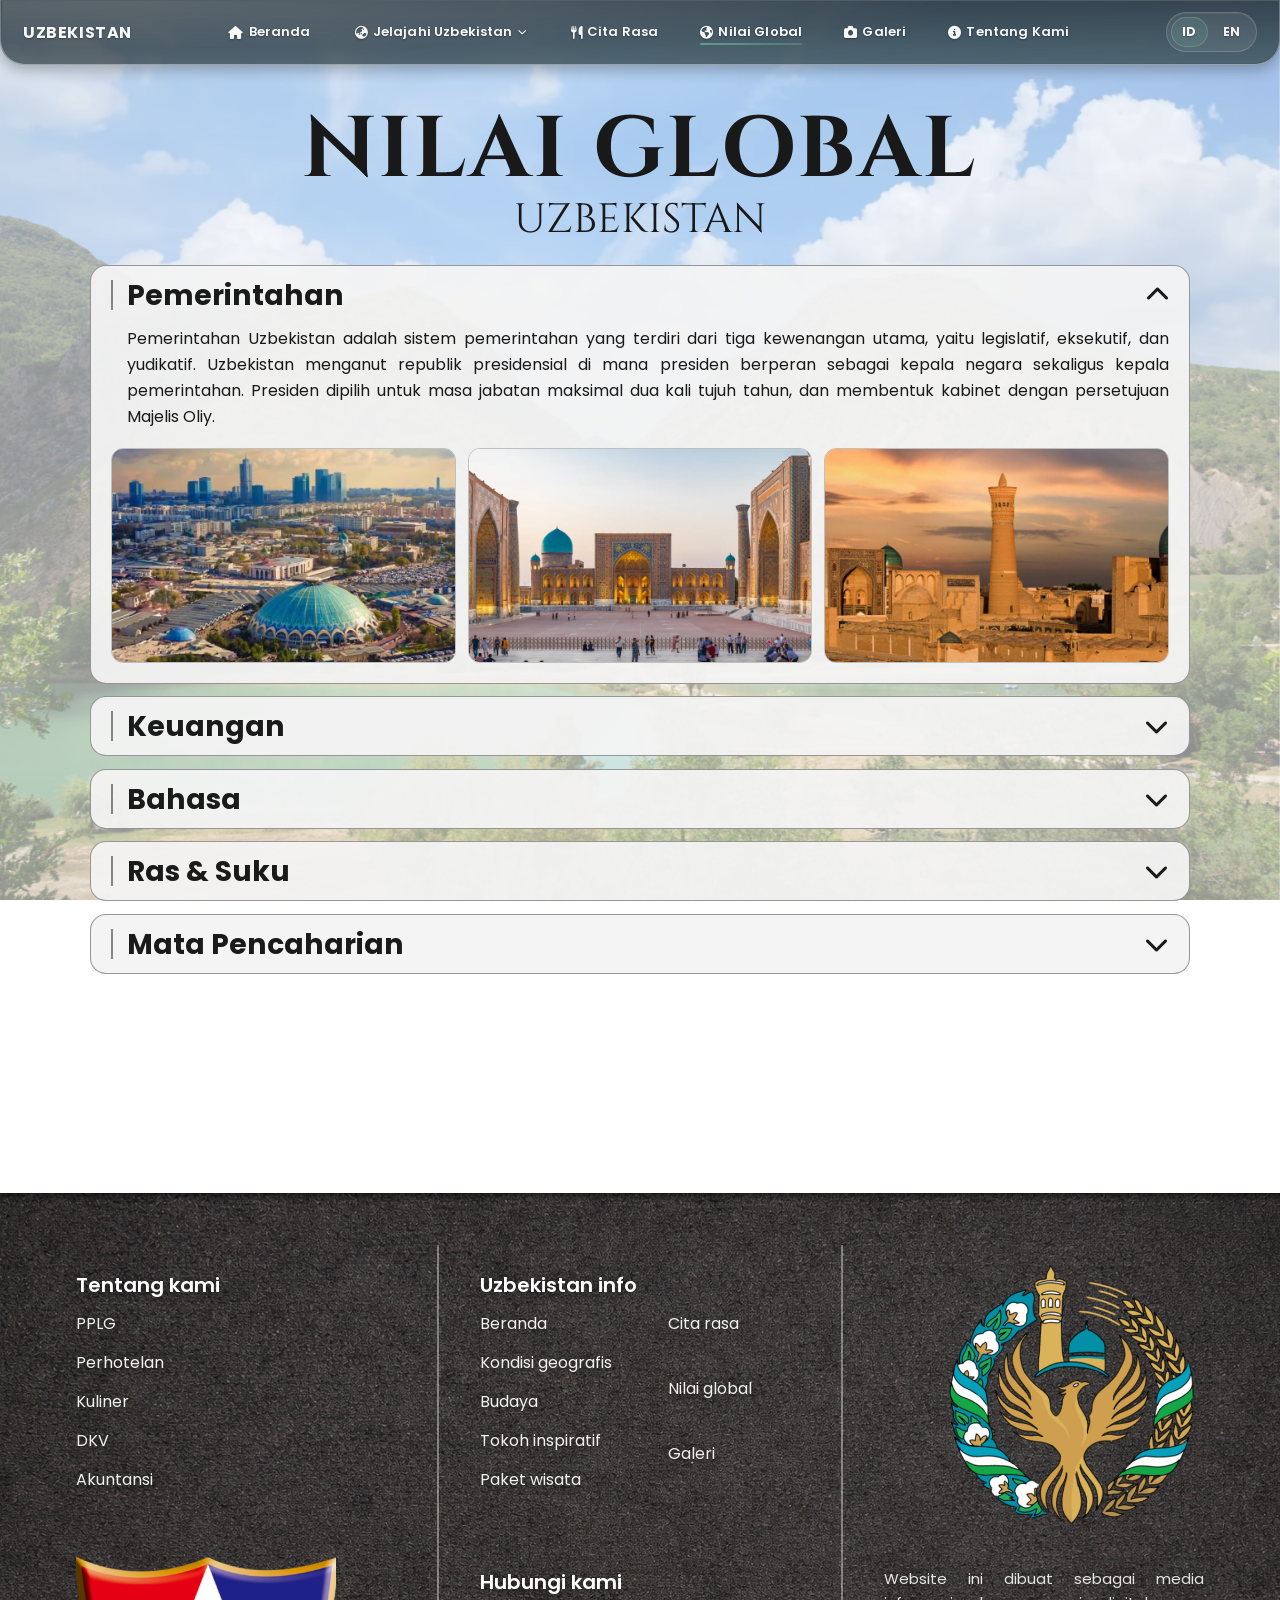
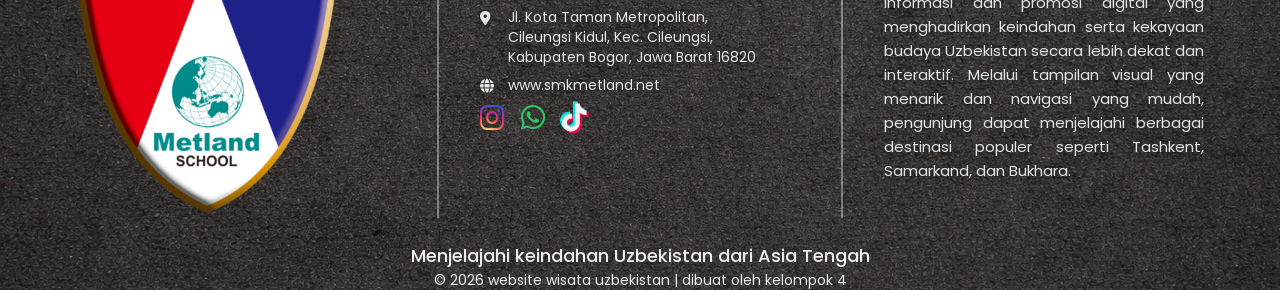
<file: nilaiglobal.html>
<!DOCTYPE html>
<html lang="id">
<head>
    <meta charset="UTF-8">
    <meta name="viewport" content="width=device-width, initial-scale=1.0">
    <title>Uzbekistan - Nilai Global</title>
    <link rel="icon" type="image/png" href="assets/img/logo/metland.png">
    <link rel="stylesheet" href="assets/css/nilaiglobal.css">
    <link rel="stylesheet" href="assets/css/navbar.css">
    <link rel="stylesheet" href="assets/css/footer.css">
    <link rel="stylesheet" href="assets/css/performance.css">
    <link rel="stylesheet" href="https://cdnjs.cloudflare.com/ajax/libs/font-awesome/6.5.0/css/all.min.css">
    <link href="https://fonts.googleapis.com/css2?family=Poppins:wght@400;500;600;700&family=Cinzel:wght@400;700;900&family=Cormorant+Infant:ital,wght@0,300;0,400;0,600;1,300;1,400;1,600&display=swap" rel="stylesheet">
</head>
<body class="global-page">
    <nav class="navbar">
        <div class="nav-content" id="navContent">
            <a class="nav-brand" href="beranda/index.html" aria-label="Beranda Uzbekistan">
                <img src="assets/img/logo/uzbekistan.png" alt="Uzbekistan" class="nav-brand-logo">
                <span class="nav-brand-text">UZBEKISTAN</span>
            </a>
            <button class="nav-mobile-toggle" id="navMobileToggle" type="button" aria-expanded="false" aria-controls="navPrimary">
                <span class="nav-mobile-toggle-label"><i class="fas fa-bars"></i> <span data-i18n="nav.menu">Menu</span></span>
                <i class="fas fa-chevron-down nav-mobile-icon" aria-hidden="true"></i>
            </button>

            <div class="nav-links" id="navPrimary">
                <a href="beranda/index.html" class="nav-link"><i class="fas fa-home"></i> <span data-i18n="nav.home">Beranda</span></a>
                <div class="nav-item-dropdown" id="jelajahiDropdown">
                    <button class="nav-link nav-dropdown-toggle" id="jelajahiDropdownToggle" type="button" aria-expanded="false" aria-controls="jelajahiDropdownMenu">
                        <i class="fas fa-earth-asia"></i> <span data-i18n="nav.explore">Jelajahi Uzbekistan</span> <i class="fas fa-chevron-down nav-arrow"></i>
                    </button>
                    <div class="dropdown-menu" id="jelajahiDropdownMenu" role="menu" aria-hidden="true">
                        <a href="kondisi.html" class="dropdown-item" role="menuitem" data-i18n="nav.geo">Kondisi Geografis</a>
                        <a href="destinasi.html" class="dropdown-item" role="menuitem" data-i18n="nav.dest">Budaya</a>
                        <a href="tokoh.html" class="dropdown-item" role="menuitem" data-i18n="nav.figures">Tokoh Inspiratif</a>
                        <a href="paketwisata.html" class="dropdown-item" role="menuitem" data-i18n="nav.packages">Paket Wisata</a>
                    </div>
                </div>
                <a href="citarasa.html" class="nav-link"><i class="fas fa-utensils"></i> <span data-i18n="nav.cuisine">Cita Rasa</span></a>
                <a href="nilaiglobal.html" class="nav-link nav-link-active" aria-current="page"><i class="fas fa-earth-americas"></i> <span data-i18n="nav.values">Nilai Global</span></a>
                <a href="galeri.html" class="nav-link"><i class="fas fa-camera"></i> <span data-i18n="nav.gallery">Galeri</span></a>
                <a href="tentangkami.html" class="nav-link"><i class="fas fa-circle-info"></i> <span data-i18n="nav.about">Tentang Kami</span></a>
            </div>

            <div class="nav-actions" aria-label="Language switch">
                <div class="lang-switch" role="group" aria-label="Switch language">
                    <button class="lang-btn is-active" type="button" data-lang="id" aria-pressed="true">ID</button>
                    <button class="lang-btn" type="button" data-lang="en" aria-pressed="false">EN</button>
                </div>
            </div>
        </div>
    </nav>

    <main class="global-main" id="nilaiGlobalMain">
        <section class="global-hero">
            <div class="global-shell">
                <h1 class="global-title">NILAI GLOBAL</h1>
                <p class="global-subtitle">UZBEKISTAN</p>
            </div>
        </section>

        <section class="global-accordion-wrap">
            <div class="global-shell">
                <div class="global-accordion" id="nilaiGlobalAccordion">
                    <article class="accordion-item is-open" data-bg="assets/img/background/mountain.png">
                        <h2 class="accordion-heading">
                            <button class="accordion-toggle" type="button" aria-expanded="true">
                                <span>Pemerintahan</span>
                                <i class="fa-solid fa-chevron-down" aria-hidden="true"></i>
                            </button>
                        </h2>
                        <div class="accordion-panel">
                            <div class="panel-copy">
                                <p>Pemerintahan Uzbekistan adalah sistem pemerintahan yang terdiri dari tiga kewenangan utama, yaitu legislatif, eksekutif, dan yudikatif. Uzbekistan menganut republik presidensial di mana presiden berperan sebagai kepala negara sekaligus kepala pemerintahan. Presiden dipilih untuk masa jabatan maksimal dua kali tujuh tahun, dan membentuk kabinet dengan persetujuan Majelis Oliy.</p>
                            </div>
                            <div class="panel-cards panel-cards-three">
                                <img src="assets/img/card/taskhen.png" alt="Gedung pemerintah di Tashkent" class="panel-card-photo">
                                <img src="assets/img/card/samarkand.png" alt="Arsitektur pemerintahan Samarkand" class="panel-card-photo">
                                <img src="assets/img/card/bukhara.png" alt="Kawasan administrasi bersejarah Bukhara" class="panel-card-photo">
                            </div>
                        </div>
                    </article>

                    <article class="accordion-item" data-bg="assets/img/background/latarbelakang2.png">
                        <h2 class="accordion-heading">
                            <button class="accordion-toggle" type="button" aria-expanded="false">
                                <span>Keuangan</span>
                                <i class="fa-solid fa-chevron-down" aria-hidden="true"></i>
                            </button>
                        </h2>
                        <div class="accordion-panel">
                            <div class="panel-copy">
                                <p>Mata uang resmi Uzbekistan adalah Som Uzbekistan (UZS). Nilai tukarnya terhadap Rupiah Indonesia saat ini sekitar 1 UZS ≈ 1,38 IDR, sedangkan 1 IDR ≈ 0,73 UZS. Kurs dapat berubah mengikuti pasar valuta asing global. Som diperkenalkan pada tahun 1994 setelah kemerdekaan dan hingga kini dipakai luas untuk transaksi domestik, sementara dolar AS juga digunakan untuk perdagangan internasional dan simpanan.</p>
                            </div>
                            <div class="panel-cards panel-cards-two">
                                <img src="assets/img/card/rute6.png" alt="Aktivitas ekonomi Uzbekistan" class="panel-card-photo">
                                <img src="assets/img/card/rute7.png" alt="Kegiatan pasar Uzbekistan" class="panel-card-photo">
                            </div>
                        </div>
                    </article>

                    <article class="accordion-item" data-bg="assets/img/background/bahasa.png">
                        <h2 class="accordion-heading">
                            <button class="accordion-toggle" type="button" aria-expanded="false">
                                <span>Bahasa</span>
                                <i class="fa-solid fa-chevron-down" aria-hidden="true"></i>
                            </button>
                        </h2>
                        <div class="accordion-panel">
                            <div class="panel-copy">
                                <p>Bahasa Uzbekistan adalah bahasa resmi di Uzbekistan dan termasuk rumpun bahasa Turkik. Bahasa ini digunakan oleh lebih dari 30 juta penutur. Secara historis, sistem penulisannya pernah memakai huruf Arab, lalu Latin, kemudian Kiril pada masa Soviet, dan setelah kemerdekaan tahun 1991 kembali ditetapkan menggunakan huruf Latin sebagai sistem resmi.</p>
                            </div>
                            <div class="panel-cards panel-cards-two">
                                <img src="assets/img/card/SeniBudaya.png" alt="Budaya dan bahasa Uzbekistan" class="panel-card-photo">
                                <img src="assets/img/card/AdatDanUpacara1.png" alt="Tradisi masyarakat Uzbekistan" class="panel-card-photo">
                            </div>
                        </div>
                    </article>

                    <article class="accordion-item" data-bg="assets/img/background/rasdansuku.png">
                        <h2 class="accordion-heading">
                            <button class="accordion-toggle" type="button" aria-expanded="false">
                                <span>Ras &amp; suku</span>
                                <i class="fa-solid fa-chevron-down" aria-hidden="true"></i>
                            </button>
                        </h2>
                        <div class="accordion-panel">
                            <div class="panel-split">
                                <img src="assets/img/circle/skala.png" alt="Skala persentase suku di Uzbekistan" class="panel-skala">
                                <p>Uzbekistan adalah negara di Asia Tengah dengan mayoritas penduduk berasal dari suku Uzbek yang berbahasa Turkik. Selain itu, terdapat komunitas Tajik berbahasa Persia, komunitas Rusia di kota-kota besar, serta kelompok Kazakh, Karakalpak, Kyrgyz, dan Turkmen di beberapa wilayah. Keragaman etnis ini membentuk identitas sosial Uzbekistan yang kaya dan dinamis.</p>
                            </div>
                        </div>
                    </article>

                    <article class="accordion-item" data-bg="assets/img/background/latarbelakang.jpg">
                        <h2 class="accordion-heading">
                            <button class="accordion-toggle" type="button" aria-expanded="false">
                                <span>Mata pencaharian</span>
                                <i class="fa-solid fa-chevron-down" aria-hidden="true"></i>
                            </button>
                        </h2>
                        <div class="accordion-panel">
                            <div class="panel-copy">
                                <p>Mata pencaharian masyarakat Uzbekistan didominasi sektor pertanian, perdagangan, serta kerajinan tangan. Komoditas seperti kapas masih menjadi andalan penting, disusul peternakan dan industri kecil menengah. Di sisi lain, kekayaan alam seperti emas, gas alam, dan uranium juga berkontribusi besar terhadap ekonomi nasional dan kesempatan kerja masyarakat.</p>
                            </div>
                            <div class="panel-cards panel-cards-three">
                                <img src="assets/img/card/matapencaharian.png" alt="Aktivitas kerja industri di Uzbekistan" class="panel-card-photo">
                                <img src="assets/img/card/matapencaharian1.png" alt="Petani kapas di Uzbekistan" class="panel-card-photo">
                                <img src="assets/img/card/matapencaharian2.png" alt="Peternakan di Uzbekistan" class="panel-card-photo">
                            </div>
                        </div>
                    </article>
                </div>
            </div>
        </section>
    </main>

    <footer class="site-footer">
        <div class="footer-shell">
            <div class="footer-layout" aria-label="Footer">
                <section class="footer-block footer-about" aria-label="Tentang kami">
                    <h3 class="footer-heading" data-i18n="footer.about">Tentang kami</h3>
                    <ul class="footer-list">
                        <li><a href="#">PPLG</a></li>
                        <li><a href="#">Perhotelan</a></li>
                        <li><a href="#">Kuliner</a></li>
                        <li><a href="#">DKV</a></li>
                        <li><a href="#">Akuntansi</a></li>
                    </ul>
                </section>

                <section class="footer-block footer-info" aria-label="Uzbekistan info">
                    <h3 class="footer-heading" data-i18n="footer.info">Uzbekistan info</h3>
                    <div class="footer-links-grid">
                        <ul class="footer-list">
                            <li><a href="beranda/index.html" data-i18n="footer.link.home">Beranda</a></li>
                            <li><a href="kondisi.html" data-i18n="footer.link.geo">Kondisi geografis</a></li>
                            <li><a href="destinasi.html" data-i18n="footer.link.dest">Destinasi wisata</a></li>
                            <li><a href="tokoh.html" data-i18n="footer.link.figures">Tokoh inspiratif</a></li>
                            <li><a href="paketwisata.html" data-i18n="footer.link.packages">Paket wisata</a></li>
                        </ul>
                        <ul class="footer-list">
                            <li><a href="citarasa.html" data-i18n="footer.link.cuisine">Cita rasa</a></li>
                            <li><a href="nilaiglobal.html" data-i18n="footer.link.values">Nilai global</a></li>
                            <li><a href="galeri.html" data-i18n="footer.link.gallery">Galeri</a></li>
                        </ul>
                    </div>
                </section>

                <div class="footer-block footer-emblem" aria-label="Lambang Uzbekistan">
                    <img src="assets/img/logo/uzbekistan.png" alt="Lambang Uzbekistan" class="footer-logo footer-logo-uzbek">
                </div>

                <div class="footer-block footer-metland" aria-label="Logo Metland School">
                    <img src="assets/img/logo/metland.png" alt="Logo Metland School" class="footer-logo footer-logo-metland">
                </div>

                <section class="footer-block footer-contact" aria-label="Hubungi kami">
                    <h3 class="footer-heading" data-i18n="footer.contact">Hubungi kami</h3>
                    <p class="footer-contact-item">
                        <i class="fa-solid fa-location-dot" aria-hidden="true"></i>
                        <span data-i18n-html="footer.addr">Jl. Kota Taman Metropolitan,<br>Cileungsi Kidul, Kec. Cileungsi,<br>Kabupaten Bogor, Jawa Barat 16820</span>
                    </p>
                    <p class="footer-contact-item">
                        <i class="fa-solid fa-globe" aria-hidden="true"></i>
                        <span data-i18n="footer.web">www.smkmetland.net</span>
                    </p>
                    <div class="footer-socials" aria-label="Media sosial">
                        <a href="#" class="footer-social footer-social-instagram" aria-label="Instagram"><i class="fa-brands fa-instagram" aria-hidden="true"></i></a>
                        <a href="#" class="footer-social footer-social-whatsapp" aria-label="WhatsApp"><i class="fa-brands fa-whatsapp" aria-hidden="true"></i></a>
                        <a href="#" class="footer-social footer-social-tiktok" aria-label="TikTok"><i class="fa-brands fa-tiktok" aria-hidden="true"></i></a>
                    </div>
                </section>

                <section class="footer-block footer-desc" aria-label="Deskripsi website">
                    <p class="footer-description" data-i18n="footer.desc">
                        Website ini dibuat sebagai media informasi dan promosi digital yang menghadirkan keindahan serta kekayaan budaya Uzbekistan secara lebih dekat dan interaktif. Melalui tampilan visual yang menarik dan navigasi yang mudah, pengunjung dapat menjelajahi berbagai destinasi populer seperti Tashkent, Samarkand, dan Bukhara.
                    </p>
                </section>
            </div>

            <div class="footer-bottom">
                <p data-i18n="footer.tagline">Menjelajahi keindahan Uzbekistan dari Asia Tengah</p>
                <p data-i18n="footer.copyright">&copy; 2026 website wisata uzbekistan | dibuat oleh kelompok 4</p>
            </div>
        </div>
    </footer>

    <script src="JS/navbar.js"></script>
    <script src="JS/nilaiglobal.js"></script>
</body>
</html>
</file>
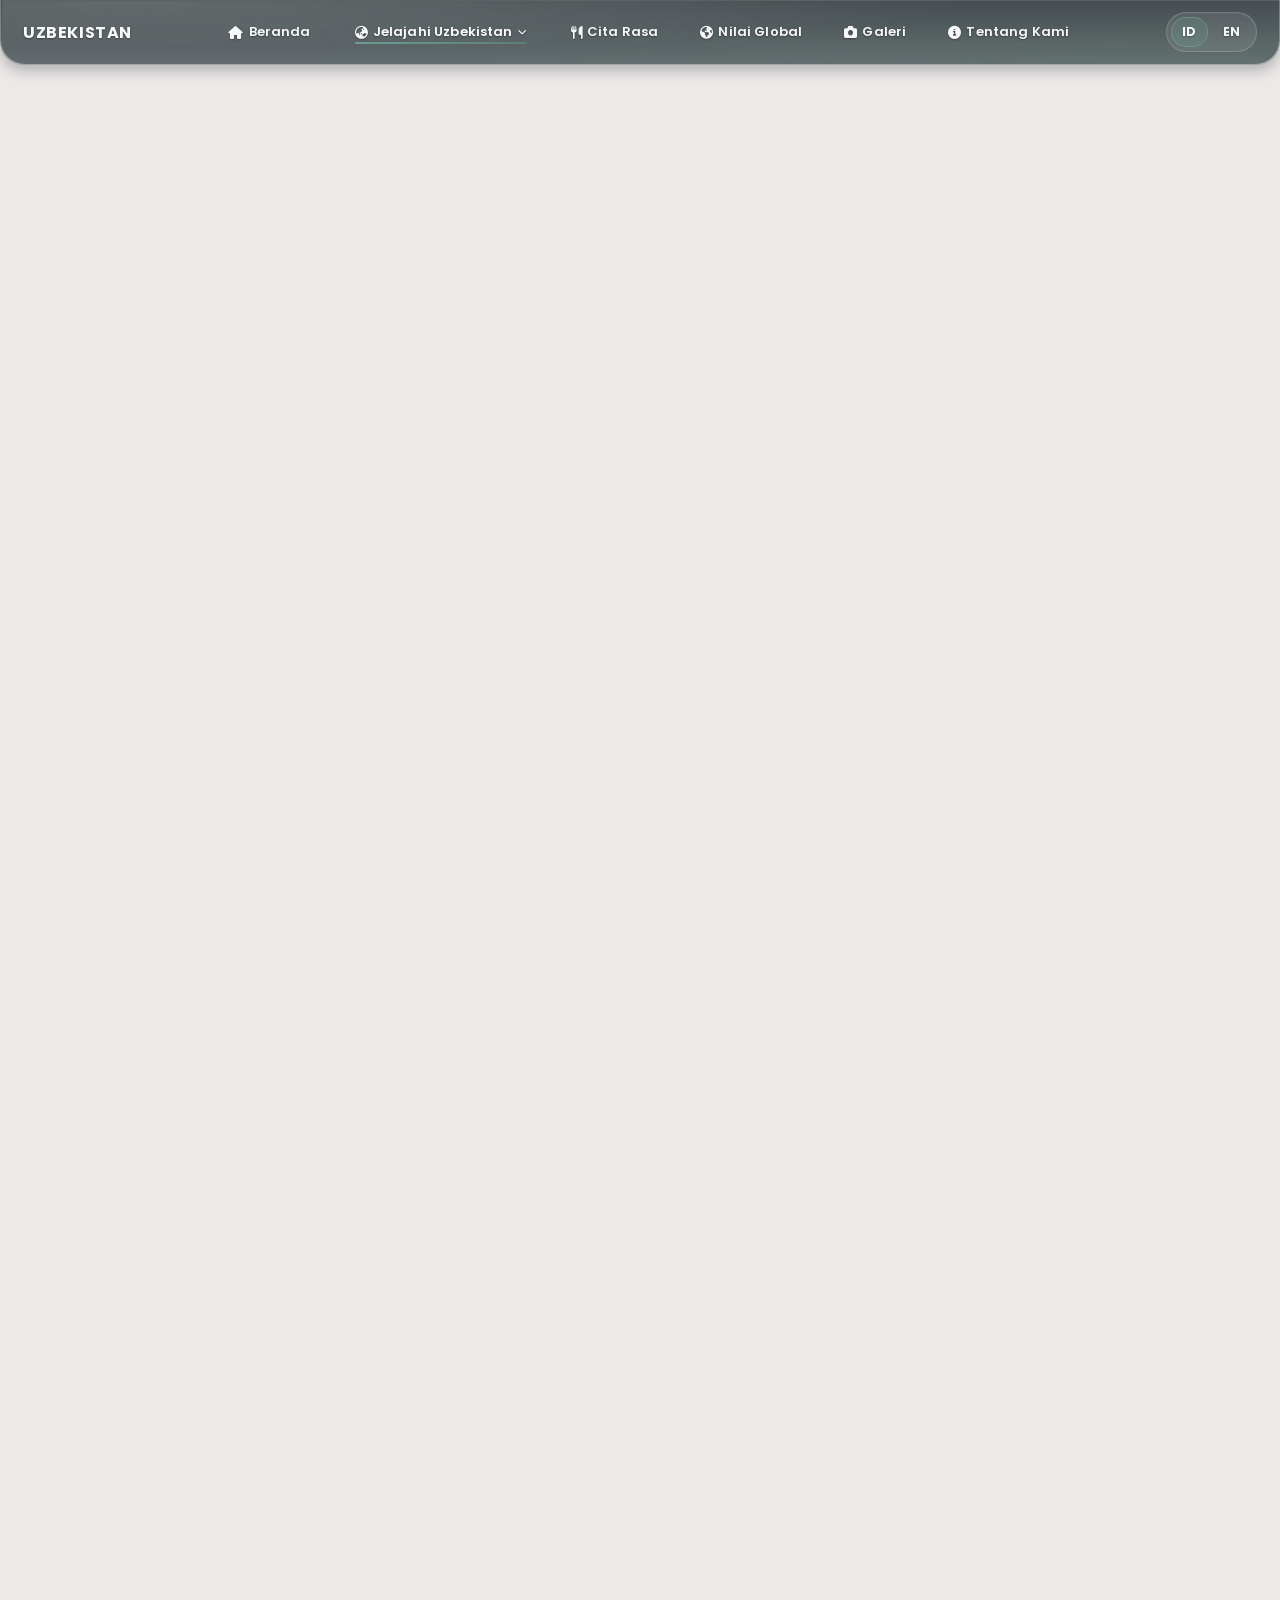
<file: paketwisata.html>
<!DOCTYPE html>
<html lang="id">
<head>
    <meta charset="UTF-8">
    <meta name="viewport" content="width=device-width, initial-scale=1.0">
    <title>Uzbekistan - Paket Wisata</title>
    <link rel="icon" type="image/png" href="assets/img/logo/metland.png">
    <link rel="stylesheet" href="assets/css/paketwisata.css">
    <link rel="stylesheet" href="assets/css/navbar.css">
    <link rel="stylesheet" href="assets/css/footer.css">
    <link rel="stylesheet" href="assets/css/performance.css">
    <link rel="stylesheet" href="https://cdnjs.cloudflare.com/ajax/libs/font-awesome/6.5.0/css/all.min.css">
    <link href="https://fonts.googleapis.com/css2?family=Poppins:wght@400;500;600;700&family=Cinzel:wght@400;700&family=Cormorant+Infant:ital,wght@0,300;0,400;0,600;1,300;1,400;1,600&display=swap" rel="stylesheet">
</head>
<body class="paket-page">
    <nav class="navbar">
        <div class="nav-content" id="navContent">
            <a class="nav-brand" href="beranda/index.html" aria-label="Beranda Uzbekistan">
                <img src="assets/img/logo/uzbekistan.png" alt="Uzbekistan" class="nav-brand-logo">
                <span class="nav-brand-text">UZBEKISTAN</span>
            </a>
            <button class="nav-mobile-toggle" id="navMobileToggle" type="button" aria-expanded="false" aria-controls="navPrimary">
                <span class="nav-mobile-toggle-label"><i class="fas fa-bars"></i> <span data-i18n="nav.menu">Menu</span></span>
                <i class="fas fa-chevron-down nav-mobile-icon" aria-hidden="true"></i>
            </button>

            <div class="nav-links" id="navPrimary">
                <a href="beranda/index.html" class="nav-link"><i class="fas fa-home"></i> <span data-i18n="nav.home">Beranda</span></a>
                <div class="nav-item-dropdown" id="jelajahiDropdown">
                    <button class="nav-link nav-dropdown-toggle nav-link-active" id="jelajahiDropdownToggle" type="button" aria-expanded="false" aria-controls="jelajahiDropdownMenu">
                        <i class="fas fa-earth-asia"></i> <span data-i18n="nav.explore">Jelajahi Uzbekistan</span> <i class="fas fa-chevron-down nav-arrow"></i>
                    </button>
                    <div class="dropdown-menu" id="jelajahiDropdownMenu" role="menu" aria-hidden="true">
                        <a href="kondisi.html" class="dropdown-item" role="menuitem" data-i18n="nav.geo">Kondisi Geografis</a>
                        <a href="destinasi.html" class="dropdown-item" role="menuitem" data-i18n="nav.dest">Budaya</a>
                        <a href="tokoh.html" class="dropdown-item" role="menuitem" data-i18n="nav.figures">Tokoh Inspiratif</a>
                        <a href="paketwisata.html" class="dropdown-item" role="menuitem" aria-current="page" data-i18n="nav.packages">Paket Wisata</a>
                    </div>
                </div>
                <a href="citarasa.html" class="nav-link"><i class="fas fa-utensils"></i> <span data-i18n="nav.cuisine">Cita Rasa</span></a>
                <a href="nilaiglobal.html" class="nav-link"><i class="fas fa-earth-americas"></i> <span data-i18n="nav.values">Nilai Global</span></a>
                <a href="galeri.html" class="nav-link"><i class="fas fa-camera"></i> <span data-i18n="nav.gallery">Galeri</span></a>
                <a href="tentangkami.html" class="nav-link"><i class="fas fa-circle-info"></i> <span data-i18n="nav.about">Tentang Kami</span></a>
            </div>

            <div class="nav-actions" aria-label="Language switch">
                <div class="lang-switch" role="group" aria-label="Switch language">
                    <button class="lang-btn is-active" type="button" data-lang="id" aria-pressed="true">ID</button>
                    <button class="lang-btn" type="button" data-lang="en" aria-pressed="false">EN</button>
                </div>
            </div>
        </div>
    </nav>

    <main class="paket-main">
        <section class="paket-hero" aria-labelledby="paketTitle">
            <div class="paket-shell">
                <div class="paket-copy">
                    <h1 id="paketTitle">INGIN MENJELAJAHI SECARA LANGSUNG?</h1>
                    <p>
                        Temukan paket wisata terbaik untuk menikmati keindahan alam,
                        sejarah, dan budaya Uzbekistan dengan pengalaman yang tak terlupakan
                    </p>
                </div>

                <figure class="paket-image paket-image-large">
                    <img src="assets/img/paketwisata/paketwisata.png" alt="Wisata budaya di Uzbekistan">
                </figure>

                <figure class="paket-image paket-image-tall">
                    <img src="assets/img/paketwisata/paketwisata1.png" alt="Pemandangan alam pegunungan Uzbekistan">
                </figure>
            </div>
                </section>

        <section class="itinerary-section" aria-labelledby="itineraryTitle">
            <div class="itinerary-bg">
                <div class="itinerary-panel">
                    <div class="itinerary-head">
                        <h2 id="itineraryTitle">PAKET WISATA</h2>
                        <p class="itinerary-country">UZBEKISTAN</p>
                        <p class="itinerary-desc">
                            Jelajahi pesona Uzbekistan selama <strong>4 hari 3 malam</strong> dan temukan keindahan sejarah,
                            budaya, serta arsitektur megah di kota Samarkand dalam perjalanan yang tak terlupakan
                        </p>
                        <div class="itinerary-tabs" aria-label="Kategori paket wisata" role="tablist">
                            <button class="itinerary-tab-btn is-active" id="tabBtnRencana" type="button" role="tab" aria-selected="true" aria-controls="tab-rencana" data-tab-target="tab-rencana">Rencana Perjalanan</button>
                            <button class="itinerary-tab-btn" id="tabBtnRute" type="button" role="tab" aria-selected="false" aria-controls="tab-rute" data-tab-target="tab-rute">Rute &amp; Estimasi</button>
                            <button class="itinerary-tab-btn" id="tabBtnPaket" type="button" role="tab" aria-selected="false" aria-controls="tab-paket" data-tab-target="tab-paket">Paket Travel</button>
                        </div>
                    </div>

                    <article class="itinerary-card tab-panel is-active" id="tab-rencana" role="tabpanel" aria-labelledby="tabBtnRencana">
                        <figure class="itinerary-card-image">
                            <img src="assets/img/paketwisata/airport.png" alt="Bandara Internasional Soekarno Hatta">
                        </figure>
                        <p class="itinerary-card-text">
                            Para pengunjung berkumpul di Bandara Internasional Soekarno-Hatta untuk penerbangan
                            menuju Samarkand, Uzbekistan. (via transit)
                        </p>

                        <section class="day-one" aria-labelledby="dayOneTitle">
                            <h3 id="dayOneTitle">Hari 1 : JAKARTA - SAMARKAND</h3>
                            <div class="day-one-layout">
                                <div class="day-one-copy">
                                    <p>
                                        Setibanya di Samarkand, Pengunjung akan ke hotel Karim Park Side Hotel untuk
                                        beristirahat dan makan siang. Setelah itu kami memulai city tour dengan mengunjungi
                                        Shahi Zinda, kompleks nekropolis yang dikenal sebagai 'Makam Raja yang Hidup'
                                        dengan deretan mausoleum berhiaskan ubin biru indah.
                                    </p>
                                    <p>
                                        Perjalanan dilanjutkan menuju Bibi-Khanym Mosque atau Bibi-Xonim Masjidi,
                                        menjadi simbol kemegahan masa pemerintahan Amir Temur.
                                    </p>
                                    <p>
                                        Setelah itu, Pengunjung akan mengunjungi Registan Square, bangunan yang dikelilingi
                                        oleh tiga madrasah megah dengan dekorasi mosaik biru yang sangat detail. Setelah
                                        menyelesaikan rangkaian tour hari pertama, Pengunjung akan diantar menuju hotel
                                        untuk makan malam dan beristirahat.
                                    </p>
                                </div>

                                <div class="day-one-gallery" aria-label="Dokumentasi perjalanan hari pertama">
                                    <img src="assets/img/card/kamar.png" alt="Kamar hotel di Samarkand" class="day-one-photo day-one-photo-top">
                                    <img src="assets/img/card/samarkand.png" alt="Pemandangan Registan Square" class="day-one-photo day-one-photo-mid">
                                    <img src="assets/img/card/bukhara.png" alt="Arsitektur islamic bersejarah di Samarkand" class="day-one-photo day-one-photo-bottom">
                                </div>
                            </div>
                </section>

                        <section class="day-two" aria-labelledby="dayTwoTitle">
                            <h3 id="dayTwoTitle">Hari 2: SAMARKAND (MENJELAJAHI KOTA)</h3>
                            <div class="day-two-copy">
                                <p>
                                    Setelah sarapan di hotel, perjalanan dimulai dengan mengunjungi Amir Temur Mausoleum atau
                                    Gur-i Amir Complex, yang merupakan makam megah dari penakluk besar Amir Temur dengan
                                    interior berlapis emas dan batu giok.
                                </p>
                                <p>
                                    Kemudian tour berlanjut menuju museum Ancient Afrasiyab atau Maracanda untuk melihat jejak
                                    peradaban kota kuno Samarkand sebelum hancur oleh invasi Mongol. Di sini ada museum tentang
                                    sejarah tempat ini dan ada situs arkeologi seperti bukit bukit dibelakangnya.
                                </p>
                                <p>
                                    Setelah dari situs arkeologi, Pengunjung diberikan waktu bebas untuk berjalan-jalan santai di
                                    sekitar area pusat kota atau mengunjungi pasar lokal untuk melihat aktivitas masyarakat
                                    setempat. Hari ditutup dengan makan malam bersama sebelum kembali ke hotel untuk
                                    beristirahat.
                                </p>
                            </div>
                            <figure class="day-two-image">
                                <img src="assets/img/card/menjelajahikota.png" alt="Bangunan bersejarah di Samarkand">
                            </figure>
                        </section>

                        <section class="day-three" aria-labelledby="dayThreeTitle">
                            <h3 id="dayThreeTitle">Hari 3 : SAMARKAND - BERSANTAI</h3>
                            <div class="day-three-layout">
                                <div class="day-three-gallery" aria-label="Dokumentasi hari ketiga di Samarkand">
                                    <img src="assets/img/card/AdatDanUpacara1.png" alt="Galeri seni lokal di Samarkand" class="day-three-photo">
                                    <img src="assets/img/card/AdatDanUpacara2.png" alt="Suasana pasar tradisional Samarkand" class="day-three-photo">
                                </div>

                                <div class="day-three-copy">
                                    <p>
                                        Setelah sarapan pagi di hotel, perjalanan hari ini dimulai dengan mengunjungi Happy Bird
                                        Art Gallery, sebuah galeri seni lokal yang unik di mana Anda dapat melihat berbagai koleksi
                                        tekstil tradisional, kerajinan tangan khas Uzbekistan, serta lukisan karya seniman lokal
                                        dalam suasana rumah kuno yang artistik.
                                    </p>
                                    <p>
                                        Perjalanan dilanjutkan menuju Siyob Bazaar, pasar tradisional di Samarkand, untuk
                                        merasakan keramaian budaya lokal dan berburu oleh-oleh khas seperti kacang-kacangan,
                                        buah kering, manisan, serta kerajinan tangan. Setelah selesai belanja, Pengunjung akan
                                        diantar ke hotel dahulu untuk menyimpan barang dan setelah itu memiliki waktu bebas untuk
                                        mengeksplorasi area sekitar secara mandiri atau kembali ke hotel untuk menikmati fasilitas
                                        yang ada dan siap siap untuk penerbangan pulang esok hari. Malam hari ditutup dengan
                                        makan malam bersama.
                                    </p>
                                </div>
                            </div>
                </section>

                        <section class="day-four" aria-labelledby="dayFourTitle">
                            <h3 id="dayFourTitle">Hari 4 : SAMARKAND - DEPARTURE</h3>
                            <div class="day-four-copy">
                                <p>
                                    Pengunjung akan melakukan proses check-out dan memastikan seluruh barang bawaan telah siap
                                    di koper untuk perjalanan panjang kembali ke tanah air. Perjalanan diakhiri dengan
                                    pengantaran menuju Bandara Internasional Samarkand untuk penerbangan kembali ke Jakarta.
                                    Tour berakhir dengan kenangan indah dari Samarkand, Uzbekistan.
                                </p>
                                <p>
                                    Tour berakhir dengan pengantaran menuju Bandara Internasional Samarkand untuk penerbangan
                                    kembali ke Indonesia atau melanjutkan perjalanan ke destinasi berikutnya
                                </p>
                            </div>
                </section>
                    </article>

                    <section class="route-panel tab-panel" id="tab-rute" role="tabpanel" aria-labelledby="tabBtnRute" hidden>
                        <div class="route-timeline">
                            <article class="route-day route-day-one">
                                <span class="route-day-chip">Hari 1</span>
                                <h3 class="route-day-title">Samarkand International Airport - Karim Parkside Hotel</h3>
                                <div class="route-row route-row-top">
                                    <figure class="route-stop">
                                        <img src="assets/img/card/rute1.png" alt="Samarkand International Airport">
                                        <figcaption>
                                            <strong>Samarkand International Airport</strong>
                                        </figcaption>
                                    </figure>
                                    <div class="route-connector route-connector-right" aria-hidden="true">
                                        <span class="route-bus route-bus-right">🚌</span>
                                        <span class="route-duration">15 - 20 menit naik bus</span>
                                    </div>
                                    <figure class="route-stop">
                                        <img src="assets/img/card/kamar.png" alt="Karim Parkside Hotel">
                                        <figcaption>
                                            <strong>Karim Parkside Hotel</strong>
                                        </figcaption>
                                    </figure>
                                </div>

                                <div class="route-row route-row-mid">
                                    <figure class="route-stop">
                                        <img src="assets/img/card/rute2.png" alt="Shahi Zinda">
                                        <figcaption>
                                            <strong>Shahi Zinda</strong>
                                        </figcaption>
                                    </figure>
                                    <div class="route-connector route-connector-right" aria-hidden="true">
                                        <span class="route-bus route-bus-right">🚌</span>
                                        <span class="route-duration">10-15 menit naik bus</span>
                                    </div>
                                    <figure class="route-stop">
                                        <img src="assets/img/card/kamar.png" alt="Karim Parkside Hotel">
                                        <figcaption>
                                            <strong>Karim Parkside Hotel</strong>
                                        </figcaption>
                                    </figure>
                                </div>

                                <figure class="route-stop route-stop-center">
                                    <img src="assets/img/card/rute3.png" alt="Bibi-Khanym Mosque">
                                    <figcaption>
                                        <strong>Bibi-Khanym Mosque</strong>
                                        <span>6 menit naik bus / 27 menit jalan kaki</span>
                                    </figcaption>
                                </figure>
                            </article>

                            <article class="route-day route-day-two">
                                <span class="route-day-chip">Hari 2</span>
                                <div class="route-row">
                                    <figure class="route-stop">
                                        <img src="assets/img/card/kamar.png" alt="Karim Parkside Hotel">
                                        <figcaption>
                                            <strong>Karim Parkside Hotel</strong>
                                            <span>3 menit naik bus / 20 menit jalan</span>
                                        </figcaption>
                                    </figure>
                                    <div class="route-connector route-connector-right" aria-hidden="true">
                                        <span class="route-bus route-bus-right">🚌</span>
                                    </div>
                                    <figure class="route-stop">
                                        <img src="assets/img/card/rute4.png" alt="Registan Square">
                                        <figcaption>
                                            <strong>Registan square</strong>
                                            <span>5 menit naik bus / 15 menit jalan kaki</span>
                                        </figcaption>
                                    </figure>
                                </div>

                                <div class="route-row">
                                    <figure class="route-stop">
                                        <img src="assets/img/card/rute5.png" alt="Gur-i Amir">
                                        <figcaption>
                                            <strong>Gur-i Amir</strong>
                                            <span>10 menit naik bus</span>
                                        </figcaption>
                                    </figure>
                                    <div class="route-connector route-connector-right" aria-hidden="true">
                                        <span class="route-bus route-bus-right">🚌</span>
                                    </div>
                                    <figure class="route-stop">
                                        <img src="assets/img/card/rute6.png" alt="Afrasiyab Museum">
                                        <figcaption>
                                            <strong>Afrasiyab / maracanda</strong>
                                            <span>12 menit naik bus</span>
                                        </figcaption>
                                    </figure>
                                </div>

                                <figure class="route-stop route-stop-center">
                                    <img src="assets/img/card/kamar.png" alt="Karim Parkside Hotel">
                                    <figcaption>
                                        <strong>Karim Parkside Hotel</strong>
                                        <span>15 menit naik bus</span>
                                    </figcaption>
                                </figure>
                            </article>

                            <article class="route-day route-day-three">
                                <span class="route-day-chip">Hari 3</span>
                                <div class="route-row">
                                    <figure class="route-stop">
                                        <img src="assets/img/card/rute7.png" alt="Happy Bird Art Gallery">
                                        <figcaption>
                                            <strong>Happy Bird Art Gallery</strong>
                                            <span>8 menit naik bus</span>
                                        </figcaption>
                                    </figure>
                                    <div class="route-connector route-connector-right" aria-hidden="true">
                                        <span class="route-bus route-bus-right">🚌</span>
                                    </div>
                                    <figure class="route-stop">
                                        <img src="assets/img/card/rute8.png" alt="Siyob Bazaar">
                                        <figcaption>
                                            <strong>Siyob Bazaar</strong>
                                            <span>6 menit naik bus</span>
                                        </figcaption>
                                    </figure>
                                </div>

                                <figure class="route-stop">
                                    <img src="assets/img/card/kamar.png" alt="Karim Parkside Hotel">
                                    <figcaption>
                                        <strong>Karim Parkside Hotel</strong>
                                        <span>7 menit naik bus</span>
                                    </figcaption>
                                </figure>
                            </article>

                            <article class="route-day route-day-four">
                                <span class="route-day-chip">Hari 4</span>
                                <figure class="route-stop route-stop-center">
                                    <img src="assets/img/card/rute1.png" alt="Samarkand International Airport">
                                    <figcaption>
                                        <strong>Samarkand International Airport</strong>
                                        <span>15-20 menit naik bus</span>
                                    </figcaption>
                                </figure>
                            </article>
                        </div>
                </section>

                    <section class="package-options tab-panel" id="tab-paket" role="tabpanel" aria-labelledby="tabBtnPaket" hidden>
                        <div class="package-wrap">
                            <p class="package-lead">
                                <i class="fa-solid fa-sparkles" aria-hidden="true"></i>
                                explore keindahan Uzbekistan dengan paket travel eksklusif yang nyaman dan lengkap
                                <i class="fa-solid fa-sparkles" aria-hidden="true"></i>
                            </p>

                            <div class="package-promo" aria-label="Promo diskon paket travel">
                                <span class="package-promo-badge">DISKON 15%</span>
                                <p class="package-promo-text">Promo spesial kolaborasi tim Akuntansi: booking sekarang untuk harga terbaik periode ini.</p>
                            </div>

                            <p class="package-desc">
                                Nikmati pengalaman istimewa menjelajahi destinasi ikonik Uzbekistan, mulai dari kemegahan
                                Registan Square, keindahan kompleks bersejarah Shahi Zinda, Bibi-Khanym Mosque yang legendaris,
                                hingga jejak peradaban kuno di Afrasiyab Museum.
                            </p>

                            <article class="package-feature">
                                <div class="package-feature-left">
                                    <p class="package-price"><i class="fa-solid fa-sack-dollar" aria-hidden="true"></i> Harga normal: <span class="package-price-old">RP. 31.009.399</span></p>
                                    <p class="package-price package-price-discount">Harga promo 15%: <strong>RP. 26.358.000 / orang</strong></p>
                                    <p class="package-include"><i class="fa-solid fa-square-check" aria-hidden="true"></i> Fasilitas yang kamu dapatkan:</p>
                                    <ul class="package-list">
                                        <li><i class="fa-solid fa-plane-departure" aria-hidden="true"></i> Tiket pesawat pulang-pergi</li>
                                        <li><i class="fa-solid fa-bus" aria-hidden="true"></i> Transportasi bus selama perjalanan</li>
                                        <li><i class="fa-solid fa-hotel" aria-hidden="true"></i> Hotel nyaman 4 hari 3 malam</li>
                                        <li><i class="fa-solid fa-ticket" aria-hidden="true"></i> Tiket masuk destinasi wisata utama</li>
                                        <li><i class="fa-solid fa-user-tie" aria-hidden="true"></i> Tour guide profesional berpengalaman</li>
                                        <li><i class="fa-solid fa-shield-halved" aria-hidden="true"></i> Perlindungan asuransi perjalanan</li>
                                    </ul>
                                </div>
                                <div class="package-feature-right">
                                    <h3>FASILITAS</h3>
                                </div>
                            </article>

                            <p class="package-note">
                                Kamu tinggal berangkat dan menikmati perjalanan. Seluruh detail utama sudah kami siapkan
                                untuk pengalaman yang nyaman, aman, dan bebas ribet <i class="fa-solid fa-earth-americas" aria-hidden="true"></i>
                            </p>

                            <p class="package-closing">
                                <i class="fa-solid fa-star" aria-hidden="true"></i>
                                Pilihan tepat untuk kamu yang ingin menikmati sejarah, budaya, dan arsitektur indah Uzbekistan
                                dalam satu paket perjalanan yang lengkap.
                            </p>

                            <section class="package-extra" aria-label="Informasi tambahan paket wisata">
                                <article class="package-extra-card">
                                    <h4><i class="fa-solid fa-users" aria-hidden="true"></i> Cocok untuk siapa?</h4>
                                    <p>
                                        Paket ini ideal untuk pelajar, keluarga kecil, dan first timer ke Uzbekistan
                                        yang menginginkan perjalanan praktis tanpa repot mengatur transportasi, hotel,
                                        serta tiket destinasi secara terpisah.
                                    </p>
                                </article>

                                <article class="package-extra-card">
                                    <h4><i class="fa-solid fa-circle-info" aria-hidden="true"></i> Belum termasuk</h4>
                                    <ul class="package-extra-list">
                                        <li>Biaya dokumen pribadi (paspor/visa bila diperlukan)</li>
                                        <li>Pengeluaran pribadi dan belanja oleh-oleh</li>
                                        <li>Konsumsi di luar agenda yang sudah dijadwalkan</li>
                                    </ul>
                                </article>

                                <article class="package-extra-card">
                                    <h4><i class="fa-solid fa-clock" aria-hidden="true"></i> Catatan perjalanan</h4>
                                    <p>
                                        Estimasi rute dapat menyesuaikan kondisi lalu lintas, cuaca, serta kebijakan
                                        lokasi setempat. Tim kami tetap memastikan seluruh destinasi utama dalam itinerary
                                        dapat dikunjungi dengan nyaman dan aman.
                                    </p>
                                </article>
                            </section>

                            <div class="package-details">
                                <p class="package-details-title">Lebih detail</p>

                                <article class="package-detail-card">
                                    <div class="package-detail-text">
                                        <h4>Tiket pesawat pulang pergi</h4>
                                        <p class="package-detail-price">RP. 19.155.138</p>
                                    </div>
                                    <div class="package-detail-image">
                                        <img src="assets/img/paketwisata/pesawat.png" alt="Tiket pesawat pulang pergi">
                                    </div>
                                </article>

                                <article class="package-detail-card">
                                    <div class="package-detail-text">
                                        <h4>Bus 4 hari</h4>
                                        <p class="package-detail-price">RP. 1.750.000</p>
                                    </div>
                                    <div class="package-detail-image">
                                        <img src="assets/img/paketwisata/bus.png" alt="Bus selama perjalanan">
                                    </div>
                                </article>
                            </div>

                            <div class="package-more">
                                <article class="package-detail-card">
                                    <div class="package-detail-text">
                                        <h4>Hotel 4 hari<br>3 malam</h4>
                                        <p class="package-detail-price">RP. 2.023.999</p>
                                    </div>
                                    <div class="package-detail-image">
                                        <img src="assets/img/card/kamar.png" alt="Karim Parkside Hotel">
                                    </div>
                                </article>

                                <div class="package-more-grid">
                                    <article class="package-mini-card">
                                        <img src="assets/img/card/rute2.png" alt="Shahi Zinda">
                                        <div class="package-mini-text">
                                            <h5>Tiket masuk<br>Shahi zinda</h5>
                                            <p>RP. 68.333</p>
                                        </div>
                                    </article>
                                    <article class="package-mini-card">
                                        <img src="assets/img/card/rute4.png" alt="Registan square">
                                        <div class="package-mini-text">
                                            <h5>Tiket masuk<br>Registan square</h5>
                                            <p>RP. 136.666</p>
                                        </div>
                                    </article>
                                </div>

                                <div class="package-more-grid">
                                    <article class="package-mini-card">
                                        <img src="assets/img/card/rute3.png" alt="Bibi-Khanym Mosque">
                                        <div class="package-mini-text">
                                            <h5>Tiket masuk<br>Bibi-khanym mosque</h5>
                                            <p>RP. 102.500</p>
                                        </div>
                                    </article>
                                    <article class="package-mini-card">
                                        <img src="assets/img/card/rute6.png" alt="Afrasiyab Museum">
                                        <div class="package-mini-text">
                                            <h5>Tiket masuk Afrasiyab<br>museum</h5>
                                            <p>RP. 68.333</p>
                                        </div>
                                    </article>
                                </div>

                                <article class="package-detail-card package-detail-card-wide">
                                    <div class="package-detail-text">
                                        <h4>Tour<br>Guide</h4>
                                        <p class="package-detail-price">RP. 187.000</p>
                                    </div>
                                    <div class="package-detail-image">
                                        <img src="assets/img/card/AdatDanUpacara1.png" alt="Tour guide">
                                    </div>
                                </article>
                            </div>

                            <div class="package-margin">
                                <article class="package-margin-card">
                                    <div class="package-margin-title">MARGIN 30%</div>
                                    <div class="package-margin-image">
                                        <img src="assets/img/paketwisata/pesawat.png" alt="Pesawat">
                                        <span class="package-margin-price">RP. 7.047.591</span>
                                    </div>
                                </article>

                                <article class="package-margin-card">
                                    <div class="package-margin-title">ASURANSI 5%</div>
                                    <div class="package-margin-image">
                                        <img src="assets/img/paketwisata/pesawat.png" alt="Pesawat">
                                        <span class="package-margin-price">RP. 469.839</span>
                                    </div>
                                </article>

                                <p class="package-margin-note">
                                    Dengan <strong>Rp. 26.358.000</strong>, kamu sudah bisa menikmati perjalanan menjelajah
                                    Uzbekistan dengan fasilitas lengkap, ritme perjalanan nyaman, dan pengalaman budaya
                                    yang berkesan dari hari pertama sampai kepulangan.
                                </p>

                                <p class="package-margin-note">
                                    Ingin paket yang lebih fleksibel? Kami juga siap bantu penyesuaian sederhana seperti
                                    upgrade hotel, tambahan hari, atau fokus wisata kuliner agar pengalaman perjalanan
                                    terasa lebih personal sesuai kebutuhan rombongan.
                                </p>

                                <p class="package-cta-wrap">
                                    <a class="package-cta-btn" href="#" aria-label="Pesan paket travel Uzbekistan sekarang">
                                        <i class="fa-solid fa-ticket" aria-hidden="true"></i>
                                        Pesan Paket Promo Sekarang
                                    </a>
                                </p>
                            </div>
                        </div>
                </section>
                </div>
            </div>
                </section>
    </main>

    <footer class="site-footer">
        <div class="footer-shell">
            <div class="footer-layout" aria-label="Footer">
                <section class="footer-block footer-about" aria-label="Tentang kami">
                    <h3 class="footer-heading" data-i18n="footer.about">Tentang kami</h3>
                    <ul class="footer-list">
                        <li><a href="#">PPLG</a></li>
                        <li><a href="#">Perhotelan</a></li>
                        <li><a href="#">Kuliner</a></li>
                        <li><a href="#">DKV</a></li>
                        <li><a href="#">Akuntansi</a></li>
                    </ul>
                </section>

                <section class="footer-block footer-info" aria-label="Uzbekistan info">
                    <h3 class="footer-heading" data-i18n="footer.info">Uzbekistan info</h3>
                    <div class="footer-links-grid">
                        <ul class="footer-list">
                            <li><a href="beranda/index.html" data-i18n="footer.link.home">Beranda</a></li>
                            <li><a href="kondisi.html" data-i18n="footer.link.geo">Kondisi geografis</a></li>
                            <li><a href="destinasi.html" data-i18n="footer.link.dest">Destinasi wisata</a></li>
                            <li><a href="tokoh.html" data-i18n="footer.link.figures">Tokoh inspiratif</a></li>
                            <li><a href="paketwisata.html" data-i18n="footer.link.packages">Paket wisata</a></li>
                        </ul>
                        <ul class="footer-list">
                            <li><a href="citarasa.html" data-i18n="footer.link.cuisine">Cita rasa</a></li>
                            <li><a href="nilaiglobal.html" data-i18n="footer.link.values">Nilai global</a></li>
                            <li><a href="galeri.html" data-i18n="footer.link.gallery">Galeri</a></li>
                        </ul>
                    </div>
                </section>

                <div class="footer-block footer-emblem" aria-label="Lambang Uzbekistan">
                    <img src="assets/img/logo/uzbekistan.png" alt="Lambang Uzbekistan" class="footer-logo footer-logo-uzbek">
                </div>

                <div class="footer-block footer-metland" aria-label="Logo Metland School">
                    <img src="assets/img/logo/metland.png" alt="Logo Metland School" class="footer-logo footer-logo-metland">
                </div>

                <section class="footer-block footer-contact" aria-label="Hubungi kami">
                    <h3 class="footer-heading" data-i18n="footer.contact">Hubungi kami</h3>
                    <p class="footer-contact-item">
                        <i class="fa-solid fa-location-dot" aria-hidden="true"></i>
                        <span data-i18n-html="footer.addr">Jl. Kota Taman Metropolitan,<br>Cileungsi Kidul, Kec. Cileungsi,<br>Kabupaten Bogor, Jawa Barat 16820</span>
                    </p>
                    <p class="footer-contact-item">
                        <i class="fa-solid fa-globe" aria-hidden="true"></i>
                        <span data-i18n="footer.web">www.smkmetland.net</span>
                    </p>
                    <div class="footer-socials" aria-label="Media sosial">
                        <a href="#" class="footer-social footer-social-instagram" aria-label="Instagram"><i class="fa-brands fa-instagram" aria-hidden="true"></i></a>
                        <a href="#" class="footer-social footer-social-whatsapp" aria-label="WhatsApp"><i class="fa-brands fa-whatsapp" aria-hidden="true"></i></a>
                        <a href="#" class="footer-social footer-social-tiktok" aria-label="TikTok"><i class="fa-brands fa-tiktok" aria-hidden="true"></i></a>
                    </div>
                </section>

                <section class="footer-block footer-desc" aria-label="Deskripsi website">
                    <p class="footer-description" data-i18n="footer.desc">
                        Website ini dibuat sebagai media informasi dan promosi digital yang menghadirkan keindahan serta kekayaan budaya Uzbekistan secara lebih dekat dan interaktif. Melalui tampilan visual yang menarik dan navigasi yang mudah, pengunjung dapat menjelajahi berbagai destinasi populer seperti Tashkent, Samarkand, dan Bukhara.
                    </p>
                </section>
            </div>

            <div class="footer-bottom">
                <p data-i18n="footer.tagline">Menjelajahi keindahan Uzbekistan dari Asia Tengah</p>
                <p data-i18n="footer.copyright">&copy; 2026 website wisata uzbekistan | dibuat oleh kelompok 4</p>
            </div>
        </div>
    </footer>

    <script src="JS/navbar.js"></script>
    <script src="JS/paketwisata.js"></script>
</body>
</html>
</file>
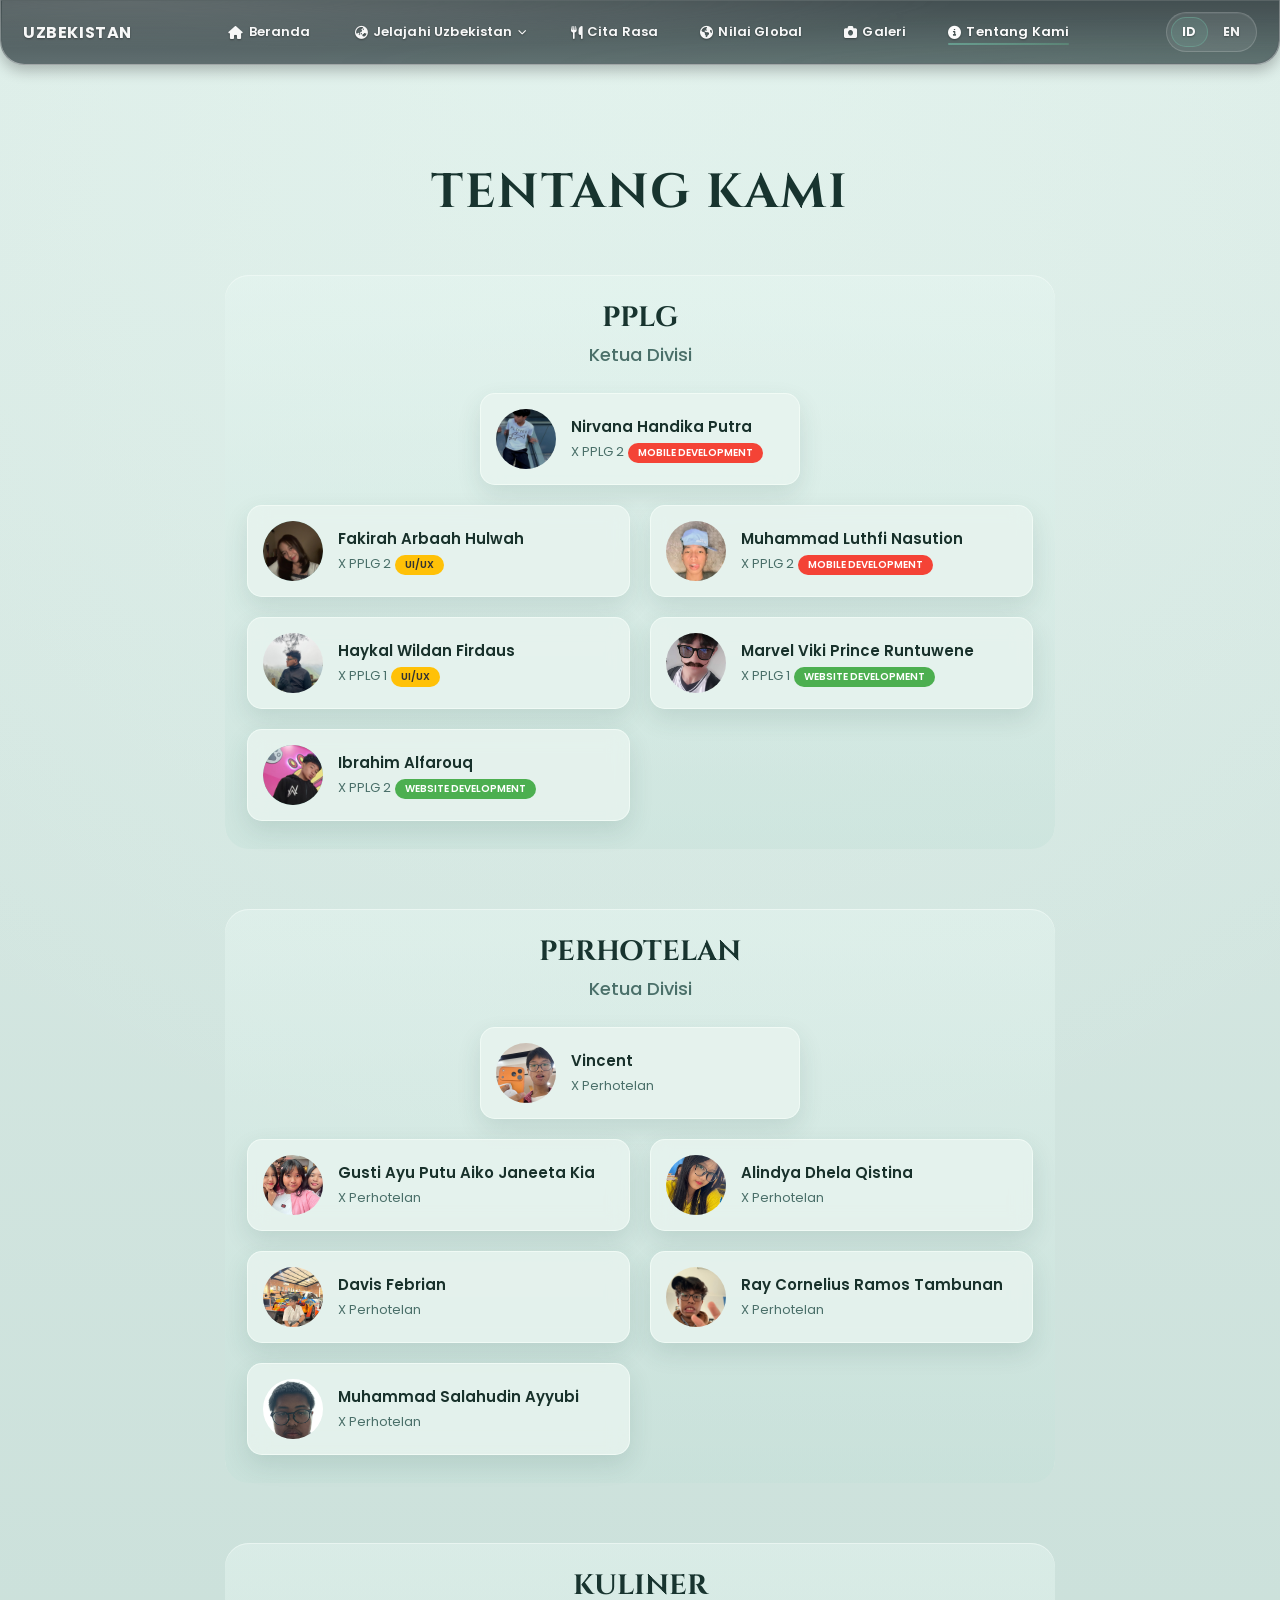
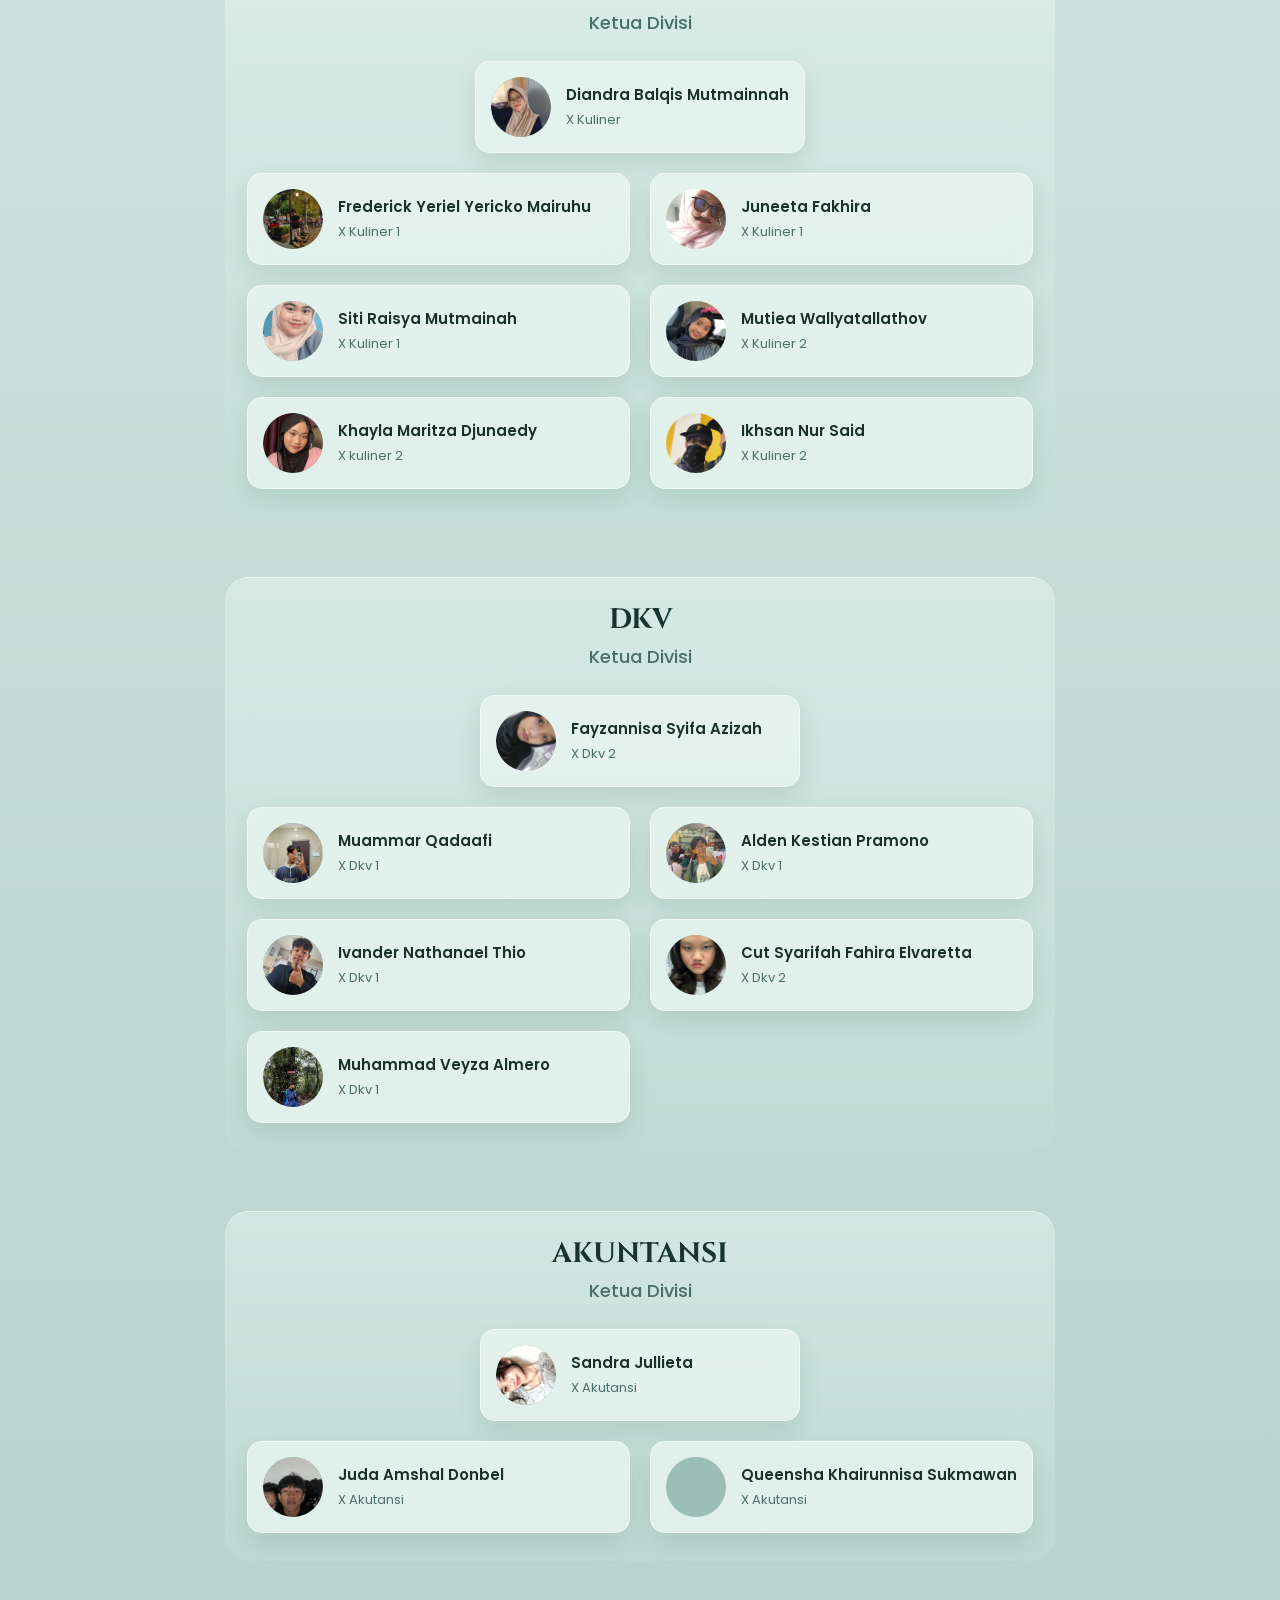
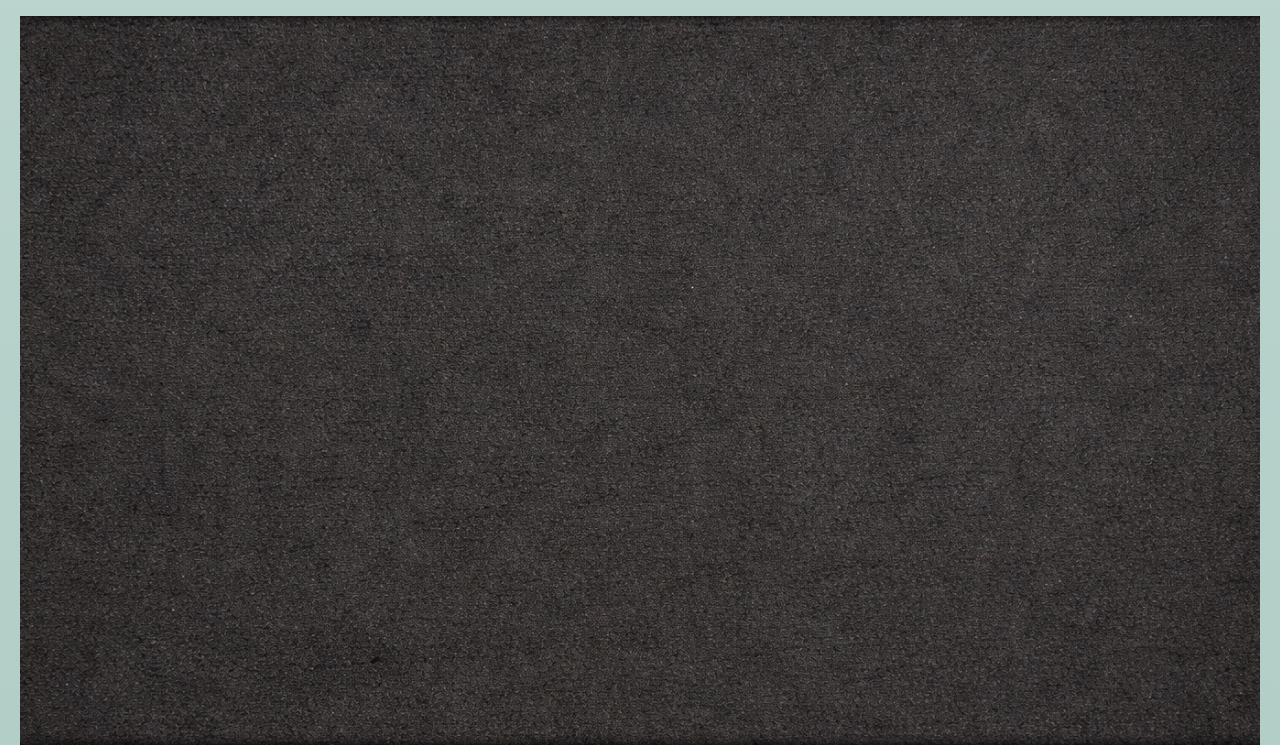
<file: tentangkami.html>
<!DOCTYPE html>
<html lang="id">
<head>
    <meta charset="UTF-8">
    <meta name="viewport" content="width=device-width, initial-scale=1.0">
    <title>Uzbekistan - Tentang Kami</title>
    <link rel="icon" type="image/png" href="assets/img/logo/metland.png">
    <link rel="stylesheet" href="assets/css/style.css">
    <link rel="stylesheet" href="https://cdnjs.cloudflare.com/ajax/libs/font-awesome/6.5.0/css/all.min.css">
    <link href="https://fonts.googleapis.com/css2?family=Poppins:wght@400;500;600;700&family=Cinzel:wght@400;700;900&family=Cormorant+Infant:ital,wght@0,300;0,400;0,600;1,300;1,400;1,600&family=Cormorant+Garamond:ital,wght@0,300;0,400;0,600;1,300;1,400&display=swap" rel="stylesheet">
    <link rel="stylesheet" href="assets/css/tentangkami.css">
    <link rel="stylesheet" href="assets/css/navbar.css">
    <link rel="stylesheet" href="assets/css/footer.css">
    <link rel="stylesheet" href="assets/css/performance.css">
</head>
<body>

    <nav class="navbar">
        <div class="nav-content" id="navContent">
            <a class="nav-brand" href="beranda/index.html" aria-label="Beranda Uzbekistan">
                <img src="assets/img/logo/uzbekistan.png" alt="Uzbekistan" class="nav-brand-logo">
                <span class="nav-brand-text">UZBEKISTAN</span>
            </a>
            <button class="nav-mobile-toggle" id="navMobileToggle" type="button" aria-expanded="false" aria-controls="navPrimary">
                <span class="nav-mobile-toggle-label"><i class="fas fa-bars"></i> <span data-i18n="nav.menu">Menu</span></span>
                <i class="fas fa-chevron-down nav-mobile-icon" aria-hidden="true"></i>
            </button>

            <div class="nav-links" id="navPrimary">
                <a href="beranda/index.html" class="nav-link"><i class="fas fa-home"></i> <span data-i18n="nav.home">Beranda</span></a>
                <div class="nav-item-dropdown" id="jelajahiDropdown">
                    <button class="nav-link nav-dropdown-toggle" id="jelajahiDropdownToggle" type="button" aria-expanded="false" aria-controls="jelajahiDropdownMenu">
                        <i class="fas fa-earth-asia"></i> <span data-i18n="nav.explore">Jelajahi Uzbekistan</span> <i class="fas fa-chevron-down nav-arrow"></i>
                    </button>
                    <div class="dropdown-menu" id="jelajahiDropdownMenu" role="menu" aria-hidden="true">
                        <a href="kondisi.html" class="dropdown-item" role="menuitem" data-i18n="nav.geo">Kondisi Geografis</a>
                        <a href="destinasi.html" class="dropdown-item" role="menuitem" data-i18n="nav.dest">Budaya</a>
                        <a href="tokoh.html" class="dropdown-item" role="menuitem" data-i18n="nav.figures">Tokoh Inspiratif</a>
                        <a href="paketwisata.html" class="dropdown-item" role="menuitem" data-i18n="nav.packages">Paket Wisata</a>
                    </div>
                </div>
                <a href="citarasa.html" class="nav-link"><i class="fas fa-utensils"></i> <span data-i18n="nav.cuisine">Cita Rasa</span></a>
                <a href="nilaiglobal.html" class="nav-link"><i class="fas fa-earth-americas"></i> <span data-i18n="nav.values">Nilai Global</span></a>
                <a href="galeri.html" class="nav-link"><i class="fas fa-camera"></i> <span data-i18n="nav.gallery">Galeri</span></a>
                <a href="tentangkami.html" class="nav-link nav-link-active" aria-current="page"><i class="fas fa-circle-info"></i> <span data-i18n="nav.about">Tentang Kami</span></a>
            </div>

            <div class="nav-actions" aria-label="Language switch">
                <div class="lang-switch" role="group" aria-label="Switch language">
                    <button class="lang-btn is-active" type="button" data-lang="id" aria-pressed="true">ID</button>
                    <button class="lang-btn" type="button" data-lang="en" aria-pressed="false">EN</button>
                </div>
            </div>
        </div>
    </nav>
<div class="container">
    <h1 class="header-title">TENTANG KAMI</h1>

    <div class="division-section">
        <h2 class="division-name">PPLG</h2>
        <p class="division-role">Ketua Divisi</p>
        <div class="leader-container">
            <div class="member-card leader-card">
                <img src="assets/img/about/nirvana.jpg" class="member-img">
                <div class="member-info">
                    <span class="member-name">Nirvana Handika Putra</span>
                    <span class="member-class">X PPLG 2</span>
                    <span class="badge mobile">Mobile Development</span>
                </div>
            </div>
        </div>
        <div class="team-grid team-grid-two">
            <div class="member-card">
                <img src="assets/img/about/fakirah.png" class="member-img">
                <div class="member-info">
                    <span class="member-name">Fakirah Arbaah Hulwah</span>
                    <span class="member-class">X PPLG 2</span>
                    <span class="badge uiux">UI/UX</span>
                </div>
            </div>
            <div class="member-card">
                <img src="assets/img/about/lutfi.jpg" class="member-img">
                <div class="member-info">
                    <span class="member-name">Muhammad Luthfi Nasution</span>
                    <span class="member-class">X PPLG 2</span>
                    <span class="badge mobile">Mobile Development</span>
                </div>
            </div>
            <div class="member-card">
                <img src="assets/img/about/haykal.jpg" class="member-img">
                <div class="member-info">
                    <span class="member-name">Haykal Wildan Firdaus</span>
                    <span class="member-class">X PPLG 1</span>
                    <span class="badge uiux">UI/UX</span>
                </div>
            </div>
            <div class="member-card">
                <img src="assets/img/about/marvel.jpg" class="member-img">
                <div class="member-info">
                    <span class="member-name">Marvel Viki Prince Runtuwene</span>
                    <span class="member-class">X PPLG 1</span>
                    <span class="badge web">Website Development</span>
                </div>
            </div>
            <div class="member-card">
                <img src="assets/img/about/alfar.png" class="member-img">
                <div class="member-info">
                    <span class="member-name">Ibrahim Alfarouq</span>
                    <span class="member-class">X PPLG 2</span>
                    <span class="badge web">Website Development</span>
                </div>
            </div>
        </div>
    </div>

    <div class="division-section">
    <h2 class="division-name">PERHOTELAN</h2>
    <p class="division-role">Ketua Divisi</p>

    <div class="leader-container">
        <div class="member-card leader-card">
            <img src="assets/img/about/vincen.jpg" class="member-img">
            <div class="member-info">
                <span class="member-name">Vincent</span>
                <span class="member-class">X Perhotelan</span>
            </div>
        </div>
    </div>

    <div class="team-grid team-grid-two">
        <div class="member-card">
            <img src="assets/img/about/aiko.jpg" class="member-img">
            <div class="member-info">
                <span class="member-name">Gusti Ayu Putu Aiko Janeeta Kia</span>
                <span class="member-class">X Perhotelan</span>
            </div>
        </div>
        <div class="member-card">
            <img src="assets/img/about/dela.jpg" class="member-img">
            <div class="member-info">
                <span class="member-name">Alindya Dhela Qistina</span>
                <span class="member-class">X Perhotelan</span>
            </div>
        </div>

        <div class="member-card">
            <img src="assets/img/about/dafis.jpg" class="member-img">
            <div class="member-info">
                <span class="member-name">Davis Febrian</span>
                <span class="member-class">X Perhotelan</span>
            </div>
        </div>
        <div class="member-card">
            <img src="assets/img/about/rai.jpg" class="member-img">
            <div class="member-info">
                <span class="member-name">Ray Cornelius Ramos Tambunan</span>
                <span class="member-class">X Perhotelan</span>
            </div>
        </div>

        <div class="member-card">
            <img src="assets/img/about/isal.jpg" class="member-img">
            <div class="member-info">
                <span class="member-name">Muhammad Salahudin Ayyubi</span>
                <span class="member-class">X Perhotelan</span>
            </div>
        </div>
    </div>
</div>

    <div class="division-section">
        <h2 class="division-name">KULINER</h2>
        <p class="division-role">Ketua Divisi</p>
        <div class="leader-container">
            <div class="member-card leader-card">
                <img src="assets/img/about/diandra.png" class="member-img">
                <div class="member-info">
                    <span class="member-name">Diandra Balqis Mutmainnah</span>
                    <span class="member-class">X Kuliner</span>
                </div>
            </div>
        </div>
        <div class="team-grid team-grid-two">
            <div class="member-card"><img src="assets/img/about/fredix.png" class="member-img"><div class="member-info"><span class="member-name">Frederick Yeriel Yericko Mairuhu</span><span class="member-class">X Kuliner 1</span></div></div>
            <div class="member-card"><img src="assets/img/about/juneta.jpg" class="member-img"><div class="member-info"><span class="member-name">Juneeta Fakhira</span><span class="member-class">X Kuliner 1</span></div></div>
            <div class="member-card"><img src="assets/img/about/siti.png" class="member-img"><div class="member-info"><span class="member-name">Siti Raisya Mutmainah</span><span class="member-class">X Kuliner 1</span></div></div>
            <div class="member-card"><img src="assets/img/about/mutia.jpg" class="member-img"><div class="member-info"><span class="member-name">Mutiea Wallyatallathov</span><span class="member-class">X Kuliner 2</span></div></div>
            <div class="member-card"><img src="assets/img/about/kayla.png" class="member-img"><div class="member-info"><span class="member-name">Khayla Maritza Djunaedy</span><span class="member-class">X kuliner 2</span></div></div>
            <div class="member-card"><img src="assets/img/about/iksan.jpg" class="member-img"><div class="member-info"><span class="member-name">Ikhsan Nur Said</span><span class="member-class">X Kuliner 2</span></div></div>
        </div>
    </div>

    <div class="division-section">
        <h2 class="division-name">DKV</h2>
        <p class="division-role">Ketua Divisi</p>
        <div class="leader-container">
            <div class="member-card leader-card">
                <img src="assets/img/about/azizah.png" class="member-img">
                <div class="member-info">
                    <span class="member-name">Fayzannisa Syifa Azizah</span>
                    <span class="member-class">X Dkv 2</span>
                </div>
            </div>
        </div>
        <div class="team-grid team-grid-two">
            <div class="member-card"><img src="assets/img/about/muamar.png" class="member-img"><div class="member-info"><span class="member-name">Muammar Qadaafi</span><span class="member-class">X Dkv 1</span></div></div>
            <div class="member-card"><img src="assets/img/about/alden.png" class="member-img"><div class="member-info"><span class="member-name">Alden Kestian Pramono</span><span class="member-class">X Dkv 1</span></div></div>
            <div class="member-card"><img src="assets/img/about/ivander.png" class="member-img"><div class="member-info"><span class="member-name">Ivander Nathanael Thio</span><span class="member-class">X Dkv 1</span></div></div>
            <div class="member-card"><img src="assets/img/about/cut.png" class="member-img"><div class="member-info"><span class="member-name">Cut Syarifah Fahira Elvaretta</span><span class="member-class">X Dkv 2</span></div></div>
            <div class="member-card"><img src="assets/img/about/veyza.jpg" class="member-img"><div class="member-info"><span class="member-name">Muhammad Veyza Almero</span><span class="member-class">X Dkv 1</span></div></div>
        </div>
    </div>

    <div class="division-section">
        <h2 class="division-name">AKUNTANSI</h2>
        <p class="division-role">Ketua Divisi</p>
        <div class="leader-container">
            <div class="member-card leader-card">
                <img src="assets/img/about/sandra.png" class="member-img">
                <div class="member-info">
                    <span class="member-name">Sandra Jullieta</span>
                    <span class="member-class">X Akutansi</span>
                </div>
            </div>
        </div>
        <div class="team-grid team-grid-two">
            <div class="member-card"><img src="assets/img/about/juda.png" class="member-img"><div class="member-info"><span class="member-name">Juda Amshal Donbel</span><span class="member-class">X Akutansi</span></div></div>
            <div class="member-card"><img src="assets/img/about/queen.jpg" class="member-img"><div class="member-info"><span class="member-name">Queensha Khairunnisa Sukmawan</span><span class="member-class">X Akutansi</span></div></div>
        </div>
    </div>
</div>

    <footer class="site-footer">
        <div class="footer-shell">
            <div class="footer-layout" aria-label="Footer">
                <section class="footer-block footer-about" aria-label="Tentang kami">
                    <h3 class="footer-heading" data-i18n="footer.about">Tentang kami</h3>
                    <ul class="footer-list">
                        <li><a href="#">PPLG</a></li>
                        <li><a href="#">Perhotelan</a></li>
                        <li><a href="#">Kuliner</a></li>
                        <li><a href="#">DKV</a></li>
                        <li><a href="#">Akuntansi</a></li>
                    </ul>
                </section>

                <section class="footer-block footer-info" aria-label="Uzbekistan info">
                    <h3 class="footer-heading" data-i18n="footer.info">Uzbekistan info</h3>
                    <div class="footer-links-grid">
                        <ul class="footer-list">
                            <li><a href="beranda/index.html" data-i18n="footer.link.home">Beranda</a></li>
                            <li><a href="kondisi.html" data-i18n="footer.link.geo">Kondisi geografis</a></li>
                            <li><a href="destinasi.html" data-i18n="footer.link.dest">Destinasi wisata</a></li>
                            <li><a href="tokoh.html" data-i18n="footer.link.figures">Tokoh inspiratif</a></li>
                            <li><a href="paketwisata.html" data-i18n="footer.link.packages">Paket wisata</a></li>
                        </ul>
                        <ul class="footer-list">
                            <li><a href="citarasa.html" data-i18n="footer.link.cuisine">Cita rasa</a></li>
                            <li><a href="nilaiglobal.html" data-i18n="footer.link.values">Nilai global</a></li>
                            <li><a href="galeri.html" data-i18n="footer.link.gallery">Galeri</a></li>
                        </ul>
                    </div>
                </section>

                <div class="footer-block footer-emblem" aria-label="Lambang Uzbekistan">
                    <img src="assets/img/logo/uzbekistan.png" alt="Lambang Uzbekistan" class="footer-logo footer-logo-uzbek">
                </div>

                <div class="footer-block footer-metland" aria-label="Logo Metland School">
                    <img src="assets/img/logo/metland.png" alt="Logo Metland School" class="footer-logo footer-logo-metland">
                </div>

                <section class="footer-block footer-contact" aria-label="Hubungi kami">
                    <h3 class="footer-heading" data-i18n="footer.contact">Hubungi kami</h3>
                    <p class="footer-contact-item">
                        <i class="fa-solid fa-location-dot" aria-hidden="true"></i>
                        <span data-i18n-html="footer.addr">Jl. Kota Taman Metropolitan,<br>Cileungsi Kidul, Kec. Cileungsi,<br>Kabupaten Bogor, Jawa Barat 16820</span>
                    </p>
                    <p class="footer-contact-item">
                        <i class="fa-solid fa-globe" aria-hidden="true"></i>
                        <span data-i18n="footer.web">www.smkmetland.net</span>
                    </p>
                    <div class="footer-socials" aria-label="Media sosial">
                        <a href="#" class="footer-social footer-social-instagram" aria-label="Instagram"><i class="fa-brands fa-instagram" aria-hidden="true"></i></a>
                        <a href="#" class="footer-social footer-social-whatsapp" aria-label="WhatsApp"><i class="fa-brands fa-whatsapp" aria-hidden="true"></i></a>
                        <a href="#" class="footer-social footer-social-tiktok" aria-label="TikTok"><i class="fa-brands fa-tiktok" aria-hidden="true"></i></a>
                    </div>
                </section>

                <section class="footer-block footer-desc" aria-label="Deskripsi website">
                    <p class="footer-description" data-i18n="footer.desc">
                        Website ini dibuat sebagai media informasi dan promosi digital yang menghadirkan keindahan serta kekayaan budaya Uzbekistan secara lebih dekat dan interaktif. Melalui tampilan visual yang menarik dan navigasi yang mudah, pengunjung dapat menjelajahi berbagai destinasi populer seperti Tashkent, Samarkand, dan Bukhara.
                    </p>
                </section>
            </div>

            <div class="footer-bottom">
                <p data-i18n="footer.tagline">Menjelajahi keindahan Uzbekistan dari Asia Tengah</p>
                <p data-i18n="footer.copyright">&copy; 2026 website wisata uzbekistan | dibuat oleh kelompok 4</p>
            </div>
        </div>
    </footer>

    <script src="JS/navbar.js"></script>

</body>
</html>
</file>
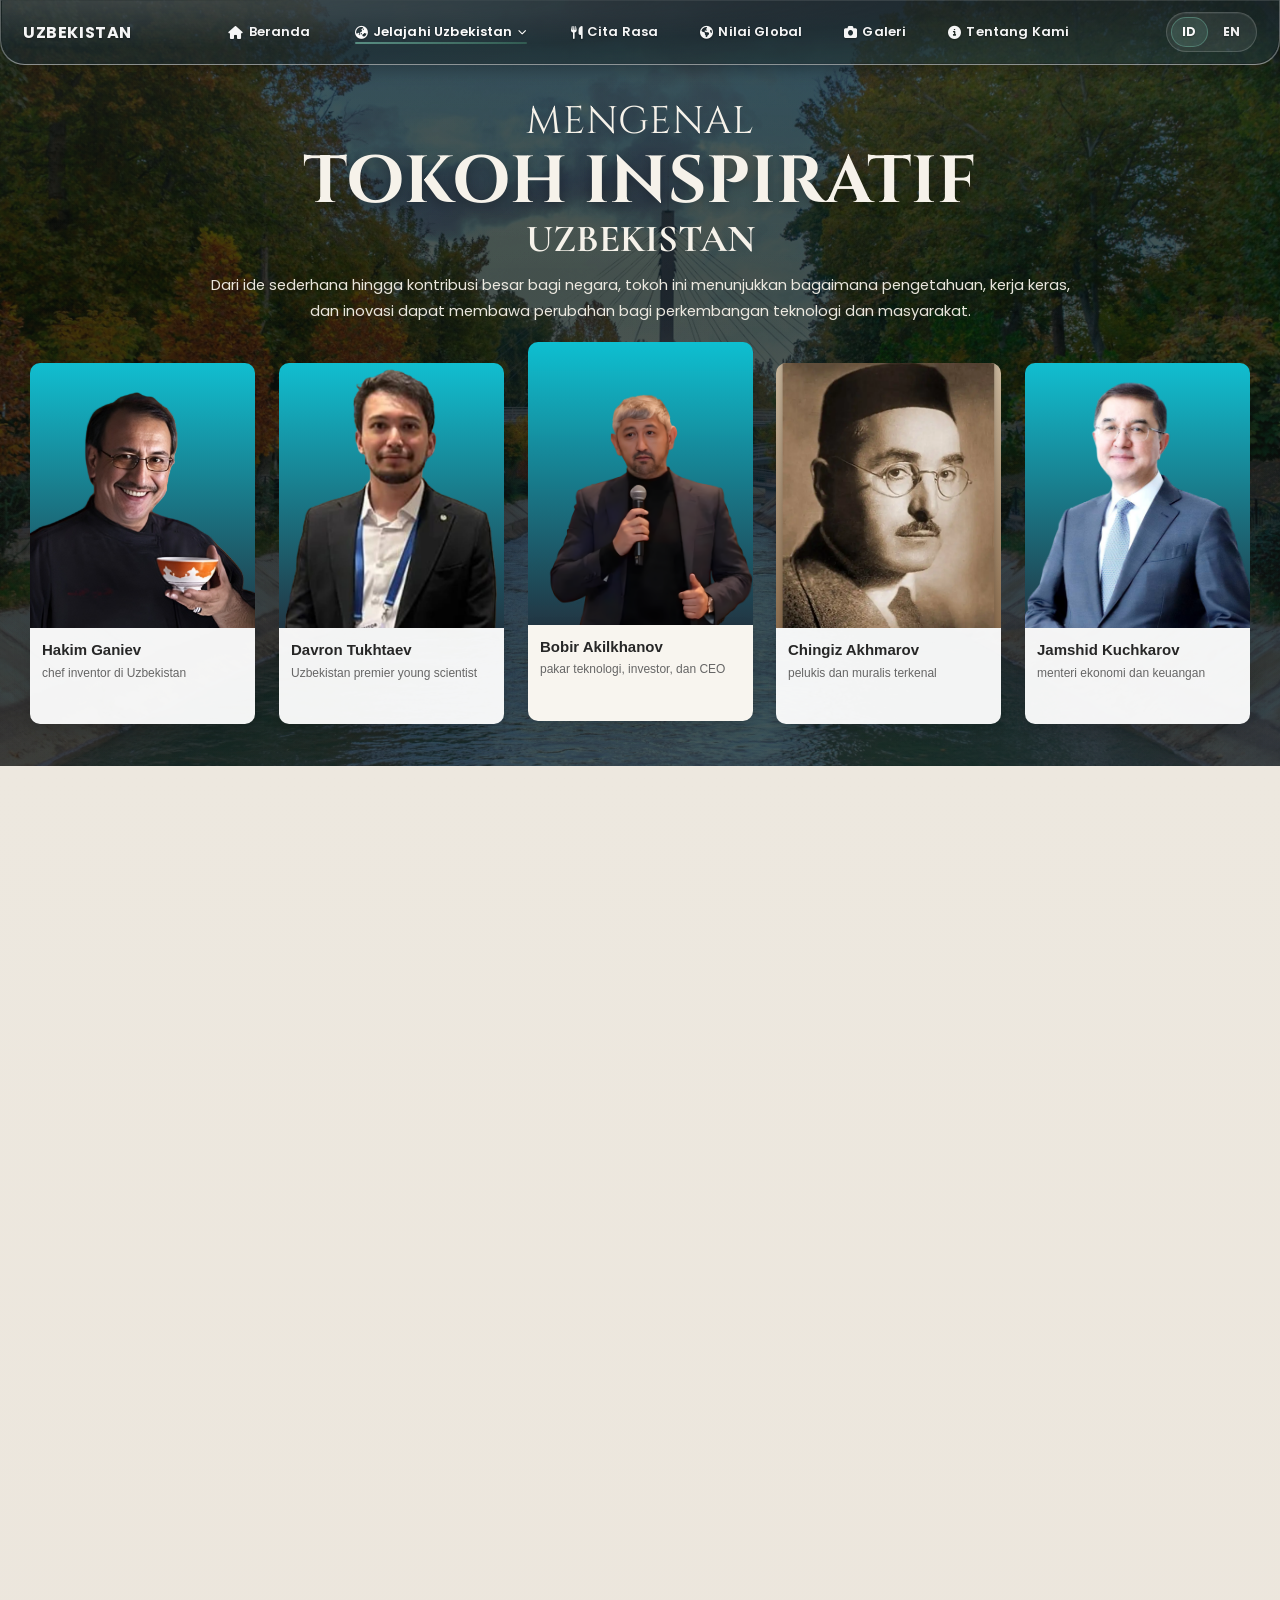
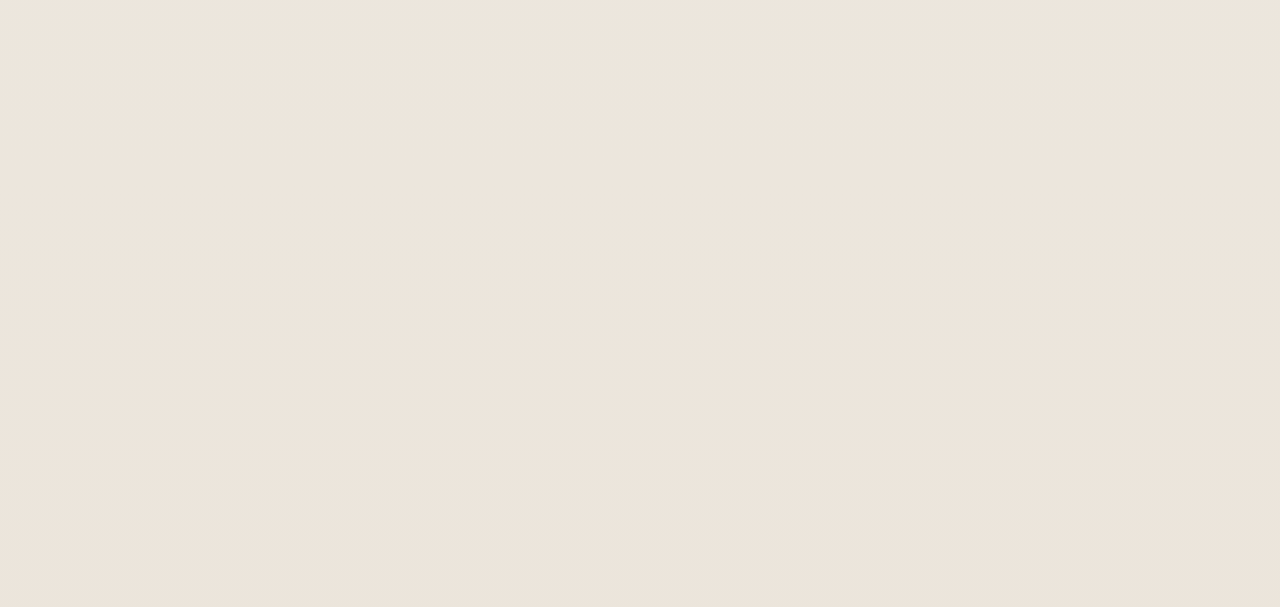
<file: tokoh.html>
<!DOCTYPE html>
<html lang="id">
<head>
    <meta charset="UTF-8">
    <meta name="viewport" content="width=device-width, initial-scale=1.0">
    <title>Uzbekistan - Tokoh Inspiratif</title>
    <link rel="icon" type="image/png" href="assets/img/logo/metland.png">
    <link rel="stylesheet" href="assets/css/style.css">
    <link rel="stylesheet" href="https://cdnjs.cloudflare.com/ajax/libs/font-awesome/6.5.0/css/all.min.css">
    <link href="https://fonts.googleapis.com/css2?family=Poppins:wght@400;500;600;700&family=Cinzel:wght@400;700;900&family=Cormorant+Infant:ital,wght@0,300;0,400;0,600;1,300;1,400;1,600&family=Cormorant+Garamond:ital,wght@0,300;0,400;0,600;1,300;1,400&display=swap" rel="stylesheet">
    <link rel="stylesheet" href="assets/css/tokoh.css">
    <link rel="stylesheet" href="assets/css/navbar.css">
    <link rel="stylesheet" href="assets/css/footer.css">
    <link rel="stylesheet" href="assets/css/performance.css">
</head>
<body>
    <nav class="navbar">
        <div class="nav-content" id="navContent">
            <a class="nav-brand" href="beranda/index.html" aria-label="Beranda Uzbekistan">
                <img src="assets/img/logo/uzbekistan.png" alt="Uzbekistan" class="nav-brand-logo">
                <span class="nav-brand-text">UZBEKISTAN</span>
            </a>
            <button class="nav-mobile-toggle" id="navMobileToggle" type="button" aria-expanded="false" aria-controls="navPrimary">
                <span class="nav-mobile-toggle-label"><i class="fas fa-bars"></i> <span data-i18n="nav.menu">Menu</span></span>
                <i class="fas fa-chevron-down nav-mobile-icon" aria-hidden="true"></i>
            </button>

            <div class="nav-links" id="navPrimary">
                <a href="beranda/index.html" class="nav-link"><i class="fas fa-home"></i> <span data-i18n="nav.home">Beranda</span></a>
                <div class="nav-item-dropdown" id="jelajahiDropdown">
                    <button class="nav-link nav-dropdown-toggle nav-link-active" id="jelajahiDropdownToggle" type="button" aria-expanded="false" aria-controls="jelajahiDropdownMenu">
                        <i class="fas fa-earth-asia"></i> <span data-i18n="nav.explore">Jelajahi Uzbekistan</span> <i class="fas fa-chevron-down nav-arrow"></i>
                    </button>
                    <div class="dropdown-menu" id="jelajahiDropdownMenu" role="menu" aria-hidden="true">
                        <a href="kondisi.html" class="dropdown-item" role="menuitem" data-i18n="nav.geo">Kondisi Geografis</a>
                        <a href="destinasi.html" class="dropdown-item" role="menuitem" data-i18n="nav.dest">Budaya</a>
                        <a href="tokoh.html" class="dropdown-item" role="menuitem" aria-current="page" data-i18n="nav.figures">Tokoh Inspiratif</a>
                        <a href="paketwisata.html" class="dropdown-item" role="menuitem" data-i18n="nav.packages">Paket Wisata</a>
                    </div>
                </div>
                <a href="citarasa.html" class="nav-link"><i class="fas fa-utensils"></i> <span data-i18n="nav.cuisine">Cita Rasa</span></a>
                <a href="nilaiglobal.html" class="nav-link"><i class="fas fa-earth-americas"></i> <span data-i18n="nav.values">Nilai Global</span></a>
                <a href="galeri.html" class="nav-link"><i class="fas fa-camera"></i> <span data-i18n="nav.gallery">Galeri</span></a>
                <a href="tentangkami.html" class="nav-link"><i class="fas fa-circle-info"></i> <span data-i18n="nav.about">Tentang Kami</span></a>
            </div>

            <div class="nav-actions" aria-label="Language switch">
                <div class="lang-switch" role="group" aria-label="Switch language">
                    <button class="lang-btn is-active" type="button" data-lang="id" aria-pressed="true">ID</button>
                    <button class="lang-btn" type="button" data-lang="en" aria-pressed="false">EN</button>
                </div>
            </div>
        </div>
    </nav>

    <main class="tokoh-page">
        <section class="tokoh-hero">
            <div class="hero-backdrop"></div>
            <div class="hero-panel">
                <p class="hero-kicker">Mengenal</p>
                <h1 class="tokoh-heading">Tokoh Inspiratif</h1>
                <h2 class="tokoh-subheading">Uzbekistan</h2>
                <p class="tokoh-intro">
                    Dari ide sederhana hingga kontribusi besar bagi negara, tokoh ini menunjukkan bagaimana pengetahuan,
                    kerja keras, dan inovasi dapat membawa perubahan bagi perkembangan teknologi dan masyarakat.
                </p>

                <div class="hero-cards" role="list" aria-label="Daftar tokoh inspiratif Uzbekistan">
                    <button class="tokoh-card" type="button" data-name="Hakim Ganiev" data-role="chef inventor di Uzbekistan" data-image="assets/img/tokoh/Hakimganiev.png" data-summary="Hakim Ganiev dikenal sebagai inovator kuliner yang menggabungkan kreativitas memasak dengan pendekatan ilmiah. Ia sering disebut sebagai figur yang mendorong eksperimen produk pangan modern di Uzbekistan." data-fact-one-title="Inovasi kuliner" data-fact-one-text="Ia aktif mengembangkan pendekatan baru dalam dunia gastronomi, terutama dalam pengolahan bahan lokal agar lebih bernilai dan dikenal luas." data-fact-two-title="Dampak sosial" data-fact-two-text="Karyanya memberi inspirasi pada generasi muda untuk melihat dunia kuliner sebagai bidang kreatif yang bisa berdampak ekonomi." data-fact-three-title="Citra negara" data-fact-three-text="Lewat inovasinya, Hakim ikut memperkenalkan kualitas dan potensi kekayaan rasa Uzbekistan ke audiens yang lebih luas.">
                        <span class="tokoh-card-image-wrap"><img src="assets/img/tokoh/Hakimganiev.png" alt="Hakim Ganiev" class="tokoh-card-image"></span>
                        <span class="tokoh-card-body">
                            <span class="tokoh-card-name">Hakim Ganiev</span>
                            <span class="tokoh-card-role">chef inventor di Uzbekistan</span>
                        </span>
                    </button>

                    <button class="tokoh-card" type="button" data-name="Davron Tukhtaev" data-role="Uzbekistan premier young scientist" data-image="assets/img/tokoh/Davrontukhtaev.png" data-summary="Davron Tukhtaev dikenal sebagai sosok muda yang aktif dalam pengembangan sains dan teknologi. Kiprahnya menunjukkan bagaimana generasi baru Uzbekistan mampu bersaing dengan gagasan modern dan solusi praktis." data-fact-one-title="Generasi muda" data-fact-one-text="Ia mewakili semangat anak muda Uzbekistan yang berani menekuni riset, eksperimen, dan pemecahan masalah berbasis ilmu pengetahuan." data-fact-two-title="Riset terapan" data-fact-two-text="Kontribusinya banyak dikaitkan dengan riset yang diarahkan pada kebutuhan nyata, sehingga hasilnya lebih mudah dirasakan oleh masyarakat." data-fact-three-title="Inspirasi pendidikan" data-fact-three-text="Perjalanannya menjadi dorongan bagi pelajar untuk melihat bahwa sains dapat membuka jalan karier dan manfaat sosial sekaligus.">
                        <span class="tokoh-card-image-wrap"><img src="assets/img/tokoh/Davrontukhtaev.png" alt="Davron Tukhtaev" class="tokoh-card-image"></span>
                        <span class="tokoh-card-body">
                            <span class="tokoh-card-name">Davron Tukhtaev</span>
                            <span class="tokoh-card-role">Uzbekistan premier young scientist</span>
                        </span>
                    </button>

                    <button class="tokoh-card is-active is-featured" type="button" data-name="Bobir Akilkhanov" data-role="pengusaha teknologi, investor, dan pakar IT terkemuka." data-image="assets/img/tokoh/Bobirakilkhanov.png" data-summary="Bobir Akilkhanov adalah pengusaha dan tokoh teknologi asal Uzbekistan yang lahir pada 13 Agustus 1982. Ia merupakan pendiri dan CEO Jafton serta pendiri Miosoft.com, yang bergerak di bidang pengembangan aplikasi dan solusi digital untuk klien internasional." data-fact-one-title="Kontribusi pada negara" data-fact-one-text="Melalui perusahaan dan proyek teknologinya, ia membantu mengembangkan ekosistem startup serta memperkenalkan talenta IT Uzbekistan ke pasar global." data-fact-two-title="Pendidikan teknologi" data-fact-two-text="Ia juga mendirikan Bobir Akilkhanov Tech Academy di Tashkent untuk melatih generasi muda agar memiliki keterampilan digital yang sesuai dengan kebutuhan industri modern." data-fact-three-title="Keteladanan" data-fact-three-text="Bobir dikenal sebagai tokoh yang tidak hanya membangun bisnis, tetapi juga berkontribusi dalam pendidikan dan perkembangan teknologi di negaranya.">
                        <span class="tokoh-card-image-wrap"><img src="assets/img/tokoh/Bobirakilkhanov.png" alt="Bobir Akilkhanov" class="tokoh-card-image"></span>
                        <span class="tokoh-card-body">
                            <span class="tokoh-card-name">Bobir Akilkhanov</span>
                            <span class="tokoh-card-role">pakar teknologi, investor, dan CEO</span>
                        </span>
                    </button>

                    <button class="tokoh-card" type="button" data-name="Chingiz Akhmarov" data-role="pelukis dan muralis terkenal" data-image="assets/img/tokoh/ChingizAkhmarov.png" data-summary="Chingiz Akhmarov merupakan salah satu seniman penting Uzbekistan yang dikenal lewat karya mural dan lukisan monumental. Namanya identik dengan penguatan identitas budaya visual negara ini." data-fact-one-title="Warisan seni" data-fact-one-text="Karya-karyanya membantu membangun wajah seni publik Uzbekistan melalui mural, dekorasi arsitektur, dan komposisi visual yang kuat." data-fact-two-title="Identitas budaya" data-fact-two-text="Ia banyak mengangkat unsur sejarah, tradisi, dan keindahan lokal sehingga seni menjadi medium yang memperkuat jati diri bangsa." data-fact-three-title="Pengaruh jangka panjang" data-fact-three-text="Sampai sekarang, karya dan pendekatannya tetap menjadi rujukan bagi seniman yang ingin memadukan modernitas dengan nilai budaya.">
                        <span class="tokoh-card-image-wrap tokoh-card-image-wrap-neutral"><img src="assets/img/tokoh/ChingizAkhmarov.png" alt="Chingiz Akhmarov" class="tokoh-card-image"></span>
                        <span class="tokoh-card-body">
                            <span class="tokoh-card-name">Chingiz Akhmarov</span>
                            <span class="tokoh-card-role">pelukis dan muralis terkenal</span>
                        </span>
                    </button>

                    <button class="tokoh-card" type="button" data-name="Jamshid Kuchkarov" data-role="menteri ekonomi dan keuangan Uzbekistan" data-image="assets/img/tokoh/Jamshidkuchkarov.png" data-summary="Jamshid Kuchkarov dikenal sebagai pejabat publik yang berperan penting dalam arah kebijakan ekonomi Uzbekistan. Kiprahnya banyak terkait dengan reformasi fiskal, investasi, dan penguatan sistem keuangan negara." data-fact-one-title="Reformasi ekonomi" data-fact-one-text="Ia berkontribusi dalam kebijakan yang mendorong efisiensi pengelolaan anggaran dan peningkatan iklim investasi nasional." data-fact-two-title="Stabilitas fiskal" data-fact-two-text="Perannya di sektor keuangan membantu menjaga keseimbangan pembangunan dengan kebutuhan pertumbuhan ekonomi jangka panjang." data-fact-three-title="Arah pembangunan" data-fact-three-text="Kebijakan yang ia jalankan ikut membentuk fondasi bagi transformasi ekonomi Uzbekistan yang lebih modern dan terbuka." data-video-embed="https://www.youtube.com/shorts/Yw0PUByRhpM?si=AiiEbqEu_rHq9AF5">
                        <span class="tokoh-card-image-wrap"><img src="assets/img/tokoh/Jamshidkuchkarov.png" alt="Jamshid Kuchkarov" class="tokoh-card-image"></span>
                        <span class="tokoh-card-body">
                            <span class="tokoh-card-name">Jamshid Kuchkarov</span>
                            <span class="tokoh-card-role">menteri ekonomi dan keuangan</span>
                        </span>
                    </button>
                </div>
            </div>
                </section>

        <section class="spotlight-section" aria-labelledby="spotlightName">
            <div class="spotlight-shell">
                <div class="spotlight-layer"></div>
                <div class="spotlight-header">
                    <h2 id="spotlightName" class="spotlight-name">Bobir Akilkhanov</h2>
                    <p id="spotlightRole" class="spotlight-role">pengusaha teknologi, investor, dan pakar IT terkemuka.</p>
                </div>

                <div class="spotlight-summary">
                    <div class="spotlight-icon"><i class="fa-regular fa-newspaper"></i></div>
                    <p id="spotlightSummary">Bobir Akilkhanov adalah pengusaha dan tokoh teknologi asal Uzbekistan yang lahir pada 13 Agustus 1982. Ia merupakan pendiri dan CEO Jafton serta pendiri Miosoft.com, yang bergerak di bidang pengembangan aplikasi dan solusi digital untuk klien internasional.</p>
                </div>

                <div class="spotlight-grid">
                    <article class="fact-card fact-card-left-top">
                        <h3 id="factOneTitle">Kontribusi pada negara</h3>
                        <p id="factOneText">Melalui perusahaan dan proyek teknologinya, ia membantu mengembangkan ekosistem startup serta memperkenalkan talenta IT Uzbekistan ke pasar global.</p>
                    </article>

                    <article class="fact-card fact-card-right-top">
                        <h3 id="factTwoTitle">Pendidikan teknologi</h3>
                        <p id="factTwoText">Ia juga mendirikan Bobir Akilkhanov Tech Academy di Tashkent untuk melatih generasi muda agar memiliki keterampilan digital yang sesuai dengan kebutuhan industri modern.</p>
                    </article>

                    <article class="fact-card fact-card-left-bottom">
                        <h3 id="factThreeTitle">Keteladanan</h3>
                        <p id="factThreeText">Bobir dikenal sebagai tokoh yang tidak hanya membangun bisnis, tetapi juga berkontribusi dalam pendidikan dan perkembangan teknologi di negaranya.</p>
                    </article>

                    <figure class="spotlight-figure">
                        <img id="spotlightImage" src="assets/img/tokoh/Bobirakilkhanov.png" alt="Bobir Akilkhanov">
                    </figure>

                    <aside id="spotlightVideoWrap" class="spotlight-video-wrap" hidden aria-label="Video AI penjelasan tokoh">
                        <div class="spotlight-video-header">
                            <p class="spotlight-video-label">AI Penjelasan (YouTube)</p>
                            <button id="spotlightVideoToggle" class="spotlight-video-toggle" type="button" aria-pressed="false">
                                <span class="spotlight-video-toggle-icon" aria-hidden="true"><i class="fa-solid fa-play"></i></span>
                                <span id="spotlightVideoToggleText">Play</span>
                            </button>
                        </div>
                        <iframe
                            id="spotlightVideo"
                            class="spotlight-video"
                            title="Video AI Tokoh"
                            src="about:blank"
                            loading="lazy"
                            allow="accelerometer; autoplay; clipboard-write; encrypted-media; gyroscope; picture-in-picture; web-share"
                            referrerpolicy="strict-origin-when-cross-origin"
                            allowfullscreen>
                        </iframe>
                    </aside>
                </div>
            </div>
                </section>
    </main>

    <footer class="site-footer">
        <div class="footer-shell">
            <div class="footer-layout" aria-label="Footer">
                <section class="footer-block footer-about" aria-label="Tentang kami">
                    <h3 class="footer-heading" data-i18n="footer.about">Tentang kami</h3>
                    <ul class="footer-list">
                        <li><a href="#">PPLG</a></li>
                        <li><a href="#">Perhotelan</a></li>
                        <li><a href="#">Kuliner</a></li>
                        <li><a href="#">DKV</a></li>
                        <li><a href="#">Akuntansi</a></li>
                    </ul>
                </section>

                <section class="footer-block footer-info" aria-label="Uzbekistan info">
                    <h3 class="footer-heading" data-i18n="footer.info">Uzbekistan info</h3>
                    <div class="footer-links-grid">
                        <ul class="footer-list">
                            <li><a href="beranda/index.html" data-i18n="footer.link.home">Beranda</a></li>
                            <li><a href="kondisi.html" data-i18n="footer.link.geo">Kondisi geografis</a></li>
                            <li><a href="destinasi.html" data-i18n="footer.link.dest">Destinasi wisata</a></li>
                            <li><a href="tokoh.html" data-i18n="footer.link.figures">Tokoh inspiratif</a></li>
                            <li><a href="paketwisata.html" data-i18n="footer.link.packages">Paket wisata</a></li>
                        </ul>
                        <ul class="footer-list">
                            <li><a href="citarasa.html" data-i18n="footer.link.cuisine">Cita rasa</a></li>
                            <li><a href="nilaiglobal.html" data-i18n="footer.link.values">Nilai global</a></li>
                            <li><a href="galeri.html" data-i18n="footer.link.gallery">Galeri</a></li>
                        </ul>
                    </div>
                </section>

                <div class="footer-block footer-emblem" aria-label="Lambang Uzbekistan">
                    <img src="assets/img/logo/uzbekistan.png" alt="Lambang Uzbekistan" class="footer-logo footer-logo-uzbek">
                </div>

                <div class="footer-block footer-metland" aria-label="Logo Metland School">
                    <img src="assets/img/logo/metland.png" alt="Logo Metland School" class="footer-logo footer-logo-metland">
                </div>

                <section class="footer-block footer-contact" aria-label="Hubungi kami">
                    <h3 class="footer-heading" data-i18n="footer.contact">Hubungi kami</h3>
                    <p class="footer-contact-item">
                        <i class="fa-solid fa-location-dot" aria-hidden="true"></i>
                        <span data-i18n-html="footer.addr">Jl. Kota Taman Metropolitan,<br>Cileungsi Kidul, Kec. Cileungsi,<br>Kabupaten Bogor, Jawa Barat 16820</span>
                    </p>
                    <p class="footer-contact-item">
                        <i class="fa-solid fa-globe" aria-hidden="true"></i>
                        <span data-i18n="footer.web">www.smkmetland.net</span>
                    </p>
                    <div class="footer-socials" aria-label="Media sosial">
                        <a href="#" class="footer-social footer-social-instagram" aria-label="Instagram"><i class="fa-brands fa-instagram" aria-hidden="true"></i></a>
                        <a href="#" class="footer-social footer-social-whatsapp" aria-label="WhatsApp"><i class="fa-brands fa-whatsapp" aria-hidden="true"></i></a>
                        <a href="#" class="footer-social footer-social-tiktok" aria-label="TikTok"><i class="fa-brands fa-tiktok" aria-hidden="true"></i></a>
                    </div>
                </section>

                <section class="footer-block footer-desc" aria-label="Deskripsi website">
                    <p class="footer-description" data-i18n="footer.desc">
                        Website ini dibuat sebagai media informasi dan promosi digital yang menghadirkan keindahan serta kekayaan budaya Uzbekistan secara lebih dekat dan interaktif. Melalui tampilan visual yang menarik dan navigasi yang mudah, pengunjung dapat menjelajahi berbagai destinasi populer seperti Tashkent, Samarkand, dan Bukhara.
                    </p>
                </section>
            </div>

            <div class="footer-bottom">
                <p data-i18n="footer.tagline">Menjelajahi keindahan Uzbekistan dari Asia Tengah</p>
                <p data-i18n="footer.copyright">&copy; 2026 website wisata uzbekistan | dibuat oleh kelompok 4</p>
            </div>
        </div>
    </footer>

    <script src="JS/navbar.js"></script>
    <script>
        const tokohCards = document.querySelectorAll('.tokoh-card');
        const heroCards = document.querySelector('.hero-cards');
        const spotlightName = document.getElementById('spotlightName');
        const spotlightRole = document.getElementById('spotlightRole');
        const spotlightSummary = document.getElementById('spotlightSummary');
        const spotlightImage = document.getElementById('spotlightImage');
        const factOneTitle = document.getElementById('factOneTitle');
        const factOneText = document.getElementById('factOneText');
        const factTwoTitle = document.getElementById('factTwoTitle');
        const factTwoText = document.getElementById('factTwoText');
        const factThreeTitle = document.getElementById('factThreeTitle');
        const factThreeText = document.getElementById('factThreeText');
        const spotlightSection = document.querySelector('.spotlight-section');
        const spotlightShell = document.querySelector('.spotlight-shell');
        const spotlightVideoWrap = document.getElementById('spotlightVideoWrap');
        const spotlightVideo = document.getElementById('spotlightVideo');
        const spotlightVideoToggle = document.getElementById('spotlightVideoToggle');
        const spotlightVideoToggleText = document.getElementById('spotlightVideoToggleText');
        const spotlightVideoToggleIcon = spotlightVideoToggle ? spotlightVideoToggle.querySelector('i') : null;
        let currentVideoEmbedUrl = '';
        let isVideoPlaying = false;

        function getYouTubeEmbedUrl(url, autoplay = false) {
            if (!url) {
                return '';
            }

            try {
                const parsed = new URL(url);
                let videoId = '';

                if (parsed.hostname.includes('youtu.be')) {
                    videoId = parsed.pathname.replace('/', '').trim();
                } else if (parsed.pathname.startsWith('/shorts/')) {
                    videoId = parsed.pathname.split('/shorts/')[1].split('/')[0].trim();
                } else if (parsed.pathname === '/watch') {
                    videoId = parsed.searchParams.get('v') || '';
                } else if (parsed.pathname.startsWith('/embed/')) {
                    videoId = parsed.pathname.split('/embed/')[1].split('/')[0].trim();
                }

                if (!videoId) {
                    return '';
                }

                const autoplayValue = autoplay ? '1' : '0';
                return `https://www.youtube.com/embed/${videoId}?autoplay=${autoplayValue}&mute=0&controls=1&rel=0&modestbranding=1&playsinline=1`;
            } catch (_) {
                return '';
            }
        }

        function setVideoToggleState(isPlaying) {
            isVideoPlaying = isPlaying;
            if (!spotlightVideoToggle || !spotlightVideoToggleText || !spotlightVideoToggleIcon) {
                return;
            }

            spotlightVideoToggle.setAttribute('aria-pressed', String(isPlaying));
            spotlightVideoToggle.classList.toggle('is-playing', isPlaying);
            spotlightVideoToggleText.textContent = isPlaying ? 'Stop' : 'Play';
            spotlightVideoToggleIcon.className = isPlaying ? 'fa-solid fa-stop' : 'fa-solid fa-play';
        }

        function setVideoFrameSource(autoplay) {
            if (!currentVideoEmbedUrl) {
                spotlightVideo.src = 'about:blank';
                return;
            }

            const src = getYouTubeEmbedUrl(currentVideoEmbedUrl, autoplay);
            spotlightVideo.src = src || 'about:blank';
        }

        function isCompactTokohLayout() {
            return window.matchMedia('(max-width: 760px)').matches;
        }

        function scrollTokohCardIntoView(card) {
            if (!card || !isCompactTokohLayout()) {
                return;
            }

            requestAnimationFrame(() => {
                card.scrollIntoView({
                    behavior: 'smooth',
                    block: 'nearest',
                    inline: 'center'
                });
            });
        }

        function scrollToSpotlightSection() {
            if (!spotlightSection) {
                return;
            }

            const navbar = document.querySelector('.navbar');
            const navbarHeight = navbar ? navbar.offsetHeight : 0;
            const targetTop = spotlightSection.getBoundingClientRect().top + window.scrollY - navbarHeight - 16;

            window.scrollTo({
                top: Math.max(0, targetTop),
                behavior: 'smooth'
            });
        }

        function stopSpotlightVideo(resetSource = false) {
            spotlightVideoWrap.hidden = true;
            currentVideoEmbedUrl = '';
            spotlightShell.classList.remove('has-video');
            setVideoToggleState(false);

            if (resetSource) {
                spotlightVideo.removeAttribute('src');
                spotlightVideo.src = 'about:blank';
            }
        }

        function showSpotlightVideo(embedUrl) {
            currentVideoEmbedUrl = embedUrl || '';

            if (!currentVideoEmbedUrl) {
                stopSpotlightVideo(true);
                return;
            }

            spotlightVideoWrap.hidden = false;
            spotlightShell.classList.add('has-video');
            setVideoFrameSource(false);
            setVideoToggleState(false);
        }

        if (spotlightVideoToggle) {
            spotlightVideoToggle.addEventListener('click', () => {
                if (!currentVideoEmbedUrl) {
                    return;
                }

                if (isVideoPlaying) {
                    setVideoFrameSource(false);
                    setVideoToggleState(false);
                    return;
                }

                setVideoFrameSource(true);
                setVideoToggleState(true);
            });
        }

        function animateCardSelection(cardToCenter) {
            if (isCompactTokohLayout()) {
                syncSelectedCardState(cardToCenter);
                scrollTokohCardIntoView(cardToCenter);
                return;
            }

            const cardsBefore = Array.from(heroCards.children);
            const firstRects = new Map(cardsBefore.map((card) => [card, card.getBoundingClientRect()]));
            const centerIndex = Math.floor(cardsBefore.length / 2);
            const currentIndex = cardsBefore.indexOf(cardToCenter);

            const reorderedCards = [...cardsBefore];
            if (currentIndex !== centerIndex) {
                reorderedCards.splice(currentIndex, 1);
                reorderedCards.splice(centerIndex, 0, cardToCenter);
            }

            syncSelectedCardState(cardToCenter);
            reorderedCards.forEach((card) => heroCards.appendChild(card));

            const lastRects = new Map(reorderedCards.map((card) => [card, card.getBoundingClientRect()]));

            reorderedCards.forEach((card) => {
                const firstRect = firstRects.get(card);
                const lastRect = lastRects.get(card);

                if (!firstRect || !lastRect) {
                    return;
                }

                const deltaX = firstRect.left - lastRect.left;
                const deltaY = firstRect.top - lastRect.top;
                const scaleX = firstRect.width / lastRect.width;
                const scaleY = firstRect.height / lastRect.height;

                card.getAnimations().forEach((animation) => animation.cancel());

                card.animate(
                    [
                        {
                            transformOrigin: 'center bottom',
                            transform: `translate(${deltaX}px, ${deltaY}px) scale(${scaleX}, ${scaleY})`,
                            zIndex: card === cardToCenter ? 2 : 1
                        },
                        {
                            transformOrigin: 'center bottom',
                            transform: 'translate(0, 0) scale(1, 1)',
                            zIndex: card === cardToCenter ? 2 : 1
                        }
                    ],
                    {
                        duration: 560,
                        easing: 'cubic-bezier(0.22, 1, 0.36, 1)',
                        fill: 'both'
                    }
                );
            });
        }

        function syncSelectedCardState(activeCard) {
            tokohCards.forEach((item) => item.classList.remove('is-active', 'is-featured'));
            activeCard.classList.add('is-active', 'is-featured');
        }

        function applyTokohContent(card) {
            syncSelectedCardState(card);

            spotlightName.textContent = card.dataset.name;
            spotlightRole.textContent = card.dataset.role;
            spotlightSummary.textContent = card.dataset.summary;
            spotlightImage.src = card.dataset.image;
            spotlightImage.alt = card.dataset.name;
            factOneTitle.textContent = card.dataset.factOneTitle;
            factOneText.textContent = card.dataset.factOneText;
            factTwoTitle.textContent = card.dataset.factTwoTitle;
            factTwoText.textContent = card.dataset.factTwoText;
            factThreeTitle.textContent = card.dataset.factThreeTitle;
            factThreeText.textContent = card.dataset.factThreeText;

            if (card.dataset.videoEmbed) {
                showSpotlightVideo(card.dataset.videoEmbed);
                return;
            }

            stopSpotlightVideo(true);
        }

        let transitionTimer;

        function setActiveTokoh(card) {
            window.clearTimeout(transitionTimer);
            animateCardSelection(card);
            spotlightShell.classList.add('is-transitioning');

            transitionTimer = window.setTimeout(() => {
                applyTokohContent(card);
                requestAnimationFrame(scrollToSpotlightSection);

                requestAnimationFrame(() => {
                    requestAnimationFrame(() => {
                        spotlightShell.classList.remove('is-transitioning');
                    });
                });
            }, 170);
        }

        tokohCards.forEach((card) => {
            card.addEventListener('click', () => setActiveTokoh(card));
        });

        scrollTokohCardIntoView(document.querySelector('.tokoh-card.is-active'));
    </script>
</body>
</html>
</file>
<file: assets/css/citarasa.css>
:root {
    --text-light: #f7f7f5;
    --panel-border: rgba(255, 255, 255, 0.55);
    --nav-bg-top: rgba(180, 196, 200, 0.36);
    --nav-bg-bottom: rgba(92, 122, 132, 0.42);
    --dropdown-top: rgba(168, 204, 184, 0.97);
    --dropdown-bottom: rgba(141, 188, 164, 0.95);
    --blue: #56a8de;
    --green: #adca35;
}

* {
    box-sizing: border-box;
    margin: 0;
    padding: 0;
}

html {
    scrollbar-gutter: stable;
}

body {
    font-family: "Poppins", sans-serif;
    background: #ece9e6;
    color: #1f1f1f;
    overflow-x: hidden;
}

body.modal-open {
    position: fixed;
    overflow: hidden;
    width: 100%;
}

.navbar {
    position: fixed;
    top: 16px;
    left: 0;
    width: 100%;
    z-index: 30;
    padding: 0 22px;
}

.nav-content {
    max-width: 1120px;
    margin: 0 auto;
    border-radius: 999px;
    border: 1px solid var(--panel-border);
    background: linear-gradient(180deg, var(--nav-bg-top) 0%, var(--nav-bg-bottom) 100%);
    box-shadow: 0 14px 26px rgba(10, 20, 26, 0.35), inset 0 1px 0 rgba(255, 255, 255, 0.58);
    backdrop-filter: blur(20px);
    -webkit-backdrop-filter: blur(20px);
    display: flex;
    align-items: center;
    justify-content: center;
    gap: 18px;
    min-height: 56px;
    padding: 12px 24px;
}

.nav-link {
    color: var(--text-light);
    text-decoration: none;
    font-size: clamp(14px, 1vw, 17px);
    font-weight: 500;
    white-space: nowrap;
    display: inline-flex;
    align-items: center;
    gap: 6px;
    border-radius: 999px;
    padding: 6px 11px;
    text-shadow: 0 1px 3px rgba(0, 0, 0, 0.48);
    transition: background-color 0.22s ease, box-shadow 0.22s ease, color 0.22s ease, transform 0.18s ease;
}

.nav-link:hover,
.nav-link-active {
    color: #f5fffb;
    background: linear-gradient(180deg, rgba(178, 215, 193, 0.94) 0%, rgba(129, 183, 157, 0.9) 100%);
    box-shadow: inset 0 1px 0 rgba(255, 255, 255, 0.46), 0 5px 14px rgba(14, 31, 27, 0.36);
    transform: translateY(-1px);
}

.nav-arrow {
    font-size: 0.67em;
}

.nav-item-dropdown {
    position: relative;
    display: inline-flex;
    align-items: center;
    justify-content: center;
}

.nav-dropdown-toggle {
    border: none;
    background: transparent;
    font-family: inherit;
    cursor: pointer;
    border-radius: 999px;
    padding: 8px 14px;
}

.nav-dropdown-toggle:hover {
    color: #f5fffb;
    background: linear-gradient(180deg, rgba(178, 215, 193, 0.94) 0%, rgba(129, 183, 157, 0.9) 100%);
    box-shadow: inset 0 1px 0 rgba(255, 255, 255, 0.46), 0 5px 14px rgba(14, 31, 27, 0.36);
    transform: translateY(-1px);
}

.nav-item-dropdown.open .nav-dropdown-toggle {
    background: linear-gradient(180deg, rgba(182, 216, 195, 0.88) 0%, rgba(133, 184, 158, 0.82) 100%);
    color: #f9fffc;
}

.nav-item-dropdown.open .nav-dropdown-toggle .nav-arrow {
    transform: rotate(180deg);
}

.nav-dropdown-toggle .nav-arrow {
    transition: transform 0.2s ease;
}

.dropdown-menu {
    position: absolute;
    top: calc(100% + 10px);
    left: 50%;
    transform: translateX(-50%) translateY(-6px);
    opacity: 0;
    pointer-events: none;
    display: grid;
    gap: 6px;
    min-width: 214px;
    z-index: 30;
    transition: opacity 0.2s ease, transform 0.2s ease;
}

.nav-item-dropdown.open .dropdown-menu {
    opacity: 1;
    pointer-events: auto;
    transform: translateX(-50%) translateY(0);
}

.dropdown-item {
    text-decoration: none;
    text-align: center;
    color: #eaf8f2;
    font-size: clamp(14px, 1vw, 16px);
    line-height: 1.2;
    padding: 8px 14px;
    border-radius: 999px;
    border: 1px solid rgba(222, 244, 233, 0.88);
    background: linear-gradient(180deg, var(--dropdown-top) 0%, var(--dropdown-bottom) 100%);
    text-shadow: 0 1px 2px rgba(23, 36, 33, 0.22);
    box-shadow: inset 0 1px 0 rgba(255, 255, 255, 0.45), 0 7px 14px rgba(10, 24, 20, 0.25);
}

.dropdown-item:hover {
    filter: brightness(1.04);
}

.cita-hero {
    position: relative;
    min-height: 760px;
    padding: 150px 30px 80px;
    background: linear-gradient(180deg, rgba(17, 26, 33, 0.28) 0%, rgba(17, 26, 33, 0.44) 100%),
        url("../img/background/latarcitarasa.png") center/cover no-repeat;
}

.cita-hero::after {
    content: "";
    position: absolute;
    inset: 0;
    backdrop-filter: blur(2px);
    -webkit-backdrop-filter: blur(2px);
}

.hero-overlay {
    position: relative;
    z-index: 1;
    max-width: 1240px;
    margin: 0 auto;
}

.hero-title {
    font-family: "Cinzel", serif;
    font-size: clamp(52px, 8vw, 92px);
    text-align: center;
    line-height: 0.95;
    color: #f9f7f3;
    text-shadow: 0 4px 12px rgba(0, 0, 0, 0.58);
}

.hero-country {
    margin-top: 8px;
    font-family: "Cormorant Infant", serif;
    font-size: clamp(32px, 4vw, 54px);
    text-align: center;
    letter-spacing: 1px;
    color: rgba(246, 245, 241, 0.97);
    text-shadow: 0 2px 7px rgba(0, 0, 0, 0.48);
}

.hero-content {
    margin-top: 38px;
    display: grid;
    grid-template-columns: 1.15fr 0.85fr;
    align-items: center;
    gap: 24px;
}

.hero-copy {
    max-width: 580px;
    background: rgba(23, 26, 31, 0.38);
    border: 1px solid rgba(255, 255, 255, 0.36);
    border-radius: 24px;
    padding: 26px;
    backdrop-filter: blur(6px);
    -webkit-backdrop-filter: blur(6px);
    animation: riseIn 0.8s ease-out both;
}

.hero-copy h2 {
    font-family: "Cinzel", serif;
    font-size: clamp(26px, 3.8vw, 48px);
    line-height: 1.1;
    color: #fff;
}

.hero-copy p {
    margin-top: 18px;
    font-size: clamp(15px, 1.35vw, 22px);
    line-height: 1.68;
    color: rgba(255, 255, 255, 0.94);
}

.hero-dish {
    justify-self: center;
    width: min(460px, 88vw);
    aspect-ratio: 1 / 1;
    border-radius: 50%;
    border: 4px solid rgba(227, 236, 243, 0.74);
    box-shadow: 0 14px 36px rgba(0, 0, 0, 0.45);
    overflow: hidden;
    animation: floatIn 0.9s ease-out both;
}

.hero-dish img {
    width: 100%;
    height: 100%;
    object-fit: cover;
    display: block;
}

.color-stripes {
    width: 100%;
}

.stripe {
    width: 100%;
}

.stripe-blue {
    height: 12px;
    background: var(--blue);
}

.stripe-white {
    height: 8px;
    background: #fff;
}

.stripe-green {
    height: 10px;
    background: var(--green);
}

.stripe-black {
    height: 3px;
    background: #1a1a1a;
}

.cita-cards {
    max-width: 1180px;
    margin: 44px auto 80px;
    padding: 0 24px;
}

.section-title {
    font-family: "Cinzel", serif;
    font-size: clamp(44px, 5vw, 66px);
    color: #6ab995;
    text-align: center;
    letter-spacing: 0.5px;
}

.cards-grid {
    margin-top: 26px;
    display: grid;
    grid-template-columns: repeat(3, minmax(0, 1fr));
    gap: 20px;
}

.food-card {
    background: #ececec;
    border: 1px solid rgba(36, 36, 36, 0.09);
    border-radius: 14px;
    box-shadow: 0 4px 12px rgba(22, 22, 22, 0.18);
    overflow: hidden;
    transition: transform 0.22s ease, box-shadow 0.22s ease;
}

.food-card:nth-child(1) {
    animation: riseIn 0.45s ease-out both;
}

.food-card:nth-child(2) {
    animation: riseIn 0.6s ease-out both;
}

.food-card:nth-child(3) {
    animation: riseIn 0.75s ease-out both;
}

.food-card:hover {
    transform: translateY(-4px);
    box-shadow: 0 12px 24px rgba(22, 22, 22, 0.24);
}

.food-card:focus-visible {
    outline: 3px solid rgba(106, 185, 149, 0.6);
    outline-offset: 4px;
}

.food-card img {
    width: 100%;
    height: auto;
    display: block;
    aspect-ratio: 4 / 3;
    object-fit: cover;
}

.food-card h3 {
    padding: 12px 14px 14px;
    font-family: "Cormorant Infant", serif;
    font-size: clamp(24px, 2vw, 34px);
    color: #121212;
    text-align: center;
    line-height: 1.1;
}

.cita-modal {
    position: fixed;
    inset: 0;
    display: grid;
    place-items: center;
    padding: 16px;
    opacity: 0;
    pointer-events: none;
    transition: opacity 0.2s ease;
    z-index: 2000;
}

.cita-modal.is-open {
    opacity: 1;
    pointer-events: auto;
}

.cita-modal-backdrop {
    position: absolute;
    inset: 0;
    background: rgba(0, 0, 0, 0.35);
}

.cita-modal-card {
    position: relative;
    width: min(1080px, calc(100% - 48px));
    max-height: calc(100dvh - 32px);
    border-radius: 28px;
    overflow: hidden;
    box-shadow: 0 20px 40px rgba(0, 0, 0, 0.35);
    background: #6b6b6b;
}

.cita-modal-bg {
    position: absolute;
    inset: 0;
    background: center / cover no-repeat;
    filter: brightness(0.6);
}

.cita-modal-content {
    position: relative;
    display: grid;
    grid-template-columns: 1.25fr 0.9fr;
    gap: 24px;
    padding: 46px 56px 54px;
    color: #f4f4f4;
    min-height: 420px;
}

.cita-modal-text {
    font-size: clamp(18px, 1.45vw, 24px);
    line-height: 1.6;
    text-align: justify;
    text-justify: inter-word;
    max-width: 520px;
}

.cita-modal.is-short-text .cita-modal-text {
    padding-top: 32px;
}

.cita-modal-text p {
    margin: 0;
    white-space: pre-line;
}

.cita-modal-image {
    align-self: start;
    justify-self: center;
    width: min(360px, 100%);
    border-radius: 18px;
    overflow: hidden;
    box-shadow: 0 10px 22px rgba(0, 0, 0, 0.35);
    background: rgba(0, 0, 0, 0.2);
}

.cita-modal-image img {
    width: 100%;
    height: auto;
    display: block;
    object-fit: cover;
}

.cita-modal-btn {
    grid-column: 2;
    justify-self: center;
    align-self: end;
    border: 0;
    cursor: pointer;
    padding: 14px 34px;
    border-radius: 999px;
    background: #7aa6b2;
    color: #0f2b33;
    font-size: 16px;
    font-weight: 700;
    letter-spacing: 0.06em;
    box-shadow: 0 10px 22px rgba(0, 0, 0, 0.28);
}

@media (max-width: 980px) {
    .cita-cards {
        margin: 32px auto 64px;
        padding: 0 18px;
    }

    .section-title {
        font-size: clamp(30px, 6vw, 44px);
    }

    .cards-grid {
        grid-template-columns: repeat(2, minmax(0, 1fr));
        gap: 16px;
        align-items: stretch;
    }

    .food-card img {
        aspect-ratio: 16 / 11;
    }

    .food-card h3 {
        padding: 10px 12px 12px;
        font-size: clamp(21px, 3vw, 28px);
    }

    .cita-modal-content {
        grid-template-columns: 1fr;
        padding: 32px 28px 36px;
        gap: 18px;
    }

    .cita-modal-image {
        order: -1;
    }

    .cita-modal-btn {
        grid-column: auto;
        justify-self: start;
    }
}

@media (max-width: 700px) {
    .cita-cards {
        margin: 22px auto 48px;
        padding: 0 12px;
    }

    .cards-grid {
        grid-template-columns: 1fr;
        gap: 12px;
    }

    .food-card img {
        aspect-ratio: 16 / 10;
    }

    .food-card h3 {
        font-size: clamp(22px, 6.2vw, 30px);
        padding: 10px 10px 12px;
    }

    .cita-modal-card {
        width: calc(100% - 24px);
        border-radius: 20px;
        max-height: calc(100dvh - 18px);
    }

    .cita-modal-content {
        padding: 12px 12px 14px;
        min-height: unset;
        gap: 10px;
        max-height: calc(100dvh - 42px);
        overflow: hidden;
        grid-template-rows: auto minmax(0, 1fr) auto;
    }

    .cita-modal-text {
        font-size: 15px;
        max-width: 100%;
        overflow: hidden;
    }

    .cita-modal-text p {
        max-height: min(38dvh, 260px);
        overflow-y: auto;
        padding-right: 6px;
    }

    .cita-modal-image {
        width: 100%;
        max-width: 100%;
        border-radius: 14px;
        max-height: min(36dvh, 250px);
        overflow: hidden;
    }

    .cita-modal-image img {
        width: 100%;
        height: 100%;
        object-fit: cover;
    }

    .cita-modal-btn {
        width: 100%;
        text-align: center;
        padding: 12px 14px;
        font-size: 14px;
    }
}

@media (max-width: 560px) {
    .cards-grid {
        gap: 10px;
    }

    .food-card {
        border-radius: 12px;
    }

    .food-card img {
        aspect-ratio: 16 / 10;
    }

    .food-card h3 {
        font-size: clamp(20px, 7vw, 26px);
        line-height: 1.06;
    }

    .cita-modal-text {
        font-size: 14px;
    }

    .cita-modal-image {
        max-height: min(34dvh, 220px);
    }
}

@media (max-width: 480px) {
    .cita-cards {
        padding: 0 10px;
    }

    .section-title {
        font-size: clamp(26px, 10vw, 34px);
    }

    .food-card h3 {
        font-size: clamp(19px, 7.8vw, 24px);
        padding: 9px 9px 11px;
    }

    .cita-modal-card {
        width: calc(100% - 16px);
        border-radius: 18px;
        max-height: calc(100dvh - 12px);
    }

    .cita-modal-content {
        padding: 10px 10px 12px;
        max-height: calc(100dvh - 24px);
    }

    .cita-modal-text p {
        max-height: min(34dvh, 220px);
    }
}

.site-footer {
    position: relative;
    width: 100vw;
    margin-left: calc(50% - 50vw);
    margin-top: 8px;
    padding: 72px 0 26px;
    color: #f5f5f5;
    overflow: hidden;
}

.site-footer::before {
    content: "";
    position: absolute;
    inset: 0;
    background: url("../img/background/latarbelakang.jpg") center / cover no-repeat;
    filter: brightness(0.28) grayscale(0.1);
    z-index: -2;
}

.site-footer::after {
    content: "";
    position: absolute;
    inset: 0;
    background: linear-gradient(180deg, rgba(22, 22, 22, 0.68) 0%, rgba(18, 18, 18, 0.72) 100%);
    z-index: -1;
}

.footer-shell {
    position: relative;
    z-index: 1;
    max-width: 1280px;
    margin: 0 auto;
    padding: 0 28px;
}

.footer-grid {
    display: grid;
    grid-template-columns: 1fr 1.25fr 1.15fr;
    background: rgba(20, 20, 20, 0.34);
    border: 1px solid rgba(255, 255, 255, 0.24);
    border-radius: 20px;
    box-shadow: 0 18px 36px rgba(0, 0, 0, 0.24);
}

.footer-col {
    padding: 32px 30px 28px;
}

.footer-col + .footer-col {
    border-left: 1px solid rgba(255, 255, 255, 0.26);
}

.footer-heading {
    font-family: "Cormorant Infant", serif;
    font-size: clamp(28px, 2.6vw, 42px);
    font-weight: 600;
    line-height: 1;
    margin-bottom: 12px;
    color: #fff;
}

.footer-list {
    list-style: none;
    display: grid;
    gap: 5px;
}

.footer-list a {
    color: rgba(245, 245, 245, 0.93);
    text-decoration: none;
    font-size: clamp(15px, 1.1vw, 22px);
    line-height: 1.42;
    transition: color 0.2s ease, text-decoration-color 0.2s ease;
}

.footer-list a:hover {
    color: #fff;
    text-decoration: underline;
    text-decoration-color: rgba(255, 255, 255, 0.72);
    text-underline-offset: 4px;
}

.footer-links-grid {
    display: grid;
    grid-template-columns: repeat(2, minmax(0, 1fr));
    gap: 26px;
    margin-bottom: 16px;
}

.footer-logo-block {
    margin-top: 20px;
    display: flex;
    align-items: center;
}

.footer-logo {
    display: block;
    width: 100%;
    height: auto;
}

.footer-logo-metland {
    max-width: 158px;
}

.footer-contact p {
    display: flex;
    gap: 10px;
    align-items: flex-start;
    color: rgba(245, 245, 245, 0.93);
    font-size: clamp(14px, 1vw, 19px);
    line-height: 1.42;
    margin-bottom: 8px;
}

.footer-contact p i {
    width: 18px;
    margin-top: 3px;
}

.footer-socials {
    display: flex;
    align-items: center;
    gap: 16px;
    margin-top: 6px;
}

.footer-socials a {
    color: #fff;
    font-size: 28px;
    text-decoration: none;
    opacity: 0.94;
    transition: transform 0.2s ease, opacity 0.2s ease;
}

.footer-socials a:hover {
    transform: translateY(-2px);
    opacity: 1;
}

.footer-col-right {
    display: flex;
    flex-direction: column;
    justify-content: space-between;
    gap: 16px;
}

.footer-logo-right {
    margin-top: 0;
    justify-content: center;
}

.footer-logo-uzbek {
    max-width: 500px;
}

.footer-description {
    color: rgba(245, 245, 245, 0.92);
    font-size: clamp(15px, 1.04vw, 20px);
    line-height: 1.48;
    text-align: left;
}

.footer-bottom {
    margin-top: 20px;
    text-align: center;
    color: rgba(248, 248, 248, 0.95);
}

.footer-bottom p:first-child {
    font-family: "Cormorant Infant", serif;
    font-size: clamp(27px, 2vw, 34px);
    line-height: 1.1;
}

.footer-bottom p:last-child {
    margin-top: 4px;
    font-size: clamp(14px, 1vw, 17px);
}

@keyframes riseIn {
    from {
        opacity: 0;
        transform: translateY(18px);
    }
    to {
        opacity: 1;
        transform: translateY(0);
    }
}

@keyframes floatIn {
    from {
        opacity: 0;
        transform: translateY(24px) scale(0.95);
    }
    to {
        opacity: 1;
        transform: translateY(0) scale(1);
    }
}

@media (max-width: 980px) {
    .navbar {
        top: 10px;
        padding: 0 10px;
    }

    .nav-content {
        justify-content: flex-start;
        flex-wrap: nowrap;
        gap: 8px;
        min-height: 58px;
        padding: 9px 12px;
        overflow-x: auto;
        overflow-y: hidden;
        scrollbar-width: none;
        -ms-overflow-style: none;
    }

    .nav-content::-webkit-scrollbar {
        display: none;
    }

    .hero-content {
        grid-template-columns: 1fr;
    }

    .hero-copy {
        max-width: 100%;
    }

    .cards-grid {
        grid-template-columns: repeat(2, minmax(0, 1fr));
    }

    .site-footer {
        padding-top: 50px;
    }

    .footer-shell {
        padding: 0 16px;
    }

    .footer-grid {
        grid-template-columns: repeat(2, minmax(0, 1fr));
    }

    .footer-col-right {
        grid-column: 1 / -1;
        border-left: none;
        border-top: 1px solid rgba(255, 255, 255, 0.24);
    }

    .footer-logo-right {
        justify-content: flex-start;
    }

    .dropdown-menu {
        top: 70px;
        min-width: 170px;
        gap: 5px;
    }
}

@media (max-width: 640px) {
    .navbar {
        top: 6px;
        padding: 0 6px;
    }

    .nav-content {
        justify-content: flex-start;
        flex-wrap: nowrap;
        gap: 8px;
        min-height: 54px;
        padding: 7px 10px;
        overflow-x: auto;
        overflow-y: hidden;
        scrollbar-width: none;
        -ms-overflow-style: none;
    }

    .nav-content::-webkit-scrollbar {
        display: none;
    }

    .nav-link {
        flex: 0 0 auto;
        font-size: 12px;
        gap: 4px;
        padding: 5px 9px;
    }

    .nav-dropdown-toggle {
        padding: 6px 10px;
    }

    .dropdown-menu {
        position: absolute;
        top: calc(100% + 10px);
        left: 50%;
        transform: translateX(-50%) translateY(-6px);
        opacity: 0;
        pointer-events: none;
        display: grid;
        gap: 6px;
        min-width: 214px;
        z-index: 30;
        transition: opacity 0.2s ease, transform 0.2s ease;
    }

    .nav-item-dropdown.open .dropdown-menu {
        opacity: 1;
        pointer-events: auto;
        transform: translateX(-50%) translateY(0);
    }

    .dropdown-item {
        font-size: 12px;
        padding: 7px 10px;
    }

    .site-footer {
        padding-top: 42px;
        padding-bottom: 18px;
    }

    .footer-grid {
        grid-template-columns: minmax(0, 0.9fr) minmax(0, 1.1fr);
        border-radius: 16px;
    }

    .footer-col {
        padding: 20px 14px;
    }

    .footer-col + .footer-col {
        border-left: 1px solid rgba(255, 255, 255, 0.24);
        border-top: none;
    }

    .footer-col-right {
        grid-column: 1 / -1;
        border-left: none;
        border-top: 1px solid rgba(255, 255, 255, 0.24);
    }

    .footer-links-grid {
        grid-template-columns: repeat(auto-fit, minmax(110px, 1fr));
        gap: 8px;
        margin-bottom: 10px;
    }

    .footer-col-right .footer-contact {
        margin-top: 6px;
        padding-top: 10px;
        border-top: 1px solid rgba(255, 255, 255, 0.18);
        width: 100%;
    }

    .footer-col:first-child .footer-list {
        grid-template-columns: repeat(auto-fit, minmax(92px, 1fr));
        column-gap: 8px;
        row-gap: 2px;
    }

    .footer-heading {
        font-size: clamp(26px, 7.8vw, 44px);
        margin-bottom: 10px;
    }

    .footer-list a {
        font-size: 13px;
        line-height: 1.35;
    }

    .footer-contact p {
        font-size: 13px;
        line-height: 1.4;
        margin-bottom: 6px;
    }

    .footer-logo-metland {
        max-width: 132px;
    }

    .footer-logo-uzbek {
        max-width: 150px;
    }

    .footer-bottom {
        margin-top: 14px;
    }

    .footer-bottom p:first-child {
        font-size: clamp(23px, 6.4vw, 28px);
    }

    .cita-hero {
        min-height: 690px;
        padding: 110px 14px 56px;
    }

    .hero-content {
        margin-top: 26px;
    }

    .cards-grid {
        grid-template-columns: 1fr;
    }

    .site-footer {
        padding-top: 46px;
    }

    .footer-shell {
        padding: 0 12px;
    }

    .footer-links-grid {
        grid-template-columns: 1fr;
        gap: 10px;
    }

    .footer-socials a {
        font-size: 22px;
    }
}
</file>
<file: assets/css/navbar.css>
:root {
    --text-light: rgba(255, 255, 255, 0.96);
    --text-dark: #072a22;
    --panel-border: rgba(255, 255, 255, 0.28);
    --nav-bg-top: rgba(22, 33, 37, 0.78);
    --nav-bg-bottom: rgba(28, 42, 47, 0.66);
    --dropdown-top: rgba(168, 204, 184, 0.97);
    --dropdown-bottom: rgba(141, 188, 164, 0.95);
    --nav-text-shadow: 0 1px 10px rgba(0, 0, 0, 0.55);
    --nav-focus: rgba(111, 179, 160, 0.45);
    --nav-accent: rgba(111, 179, 160, 0.7);
    --nav-accent-dim: rgba(111, 179, 160, 0.28);
    --uzbek-green: #6fb3a0;
    --nav-logo-size: 56px;
}

.navbar {
    position: fixed;
    top: 0;
    left: 0;
    width: 100%;
    z-index: 40;
    padding: 0;
}

.nav-content {
    max-width: 1400px;
    margin: 0 auto;
    position: relative;
    isolation: isolate;
    border-radius: 0 0 24px 24px;
    border: 1px solid var(--panel-border);
    border-top: 0;
    background: linear-gradient(180deg, var(--nav-bg-top) 0%, var(--nav-bg-bottom) 100%);
    box-shadow: 0 14px 32px rgba(0, 0, 0, 0.26),
                inset 0 1px 0 rgba(255, 255, 255, 0.08);
    backdrop-filter: blur(10px) saturate(1.15);
    -webkit-backdrop-filter: blur(10px) saturate(1.15);
    display: flex;
    align-items: center;
    justify-content: space-between;
    gap: 18px;
    min-height: 62px;
    padding: 12px 22px;
    overflow: visible;
}

.nav-content::before {
    content: "";
    position: absolute;
    inset: 1px;
    border-radius: inherit;
    z-index: -1;
    pointer-events: none;
    background:
        radial-gradient(120% 140% at 10% 0%, rgba(255, 255, 255, 0.55) 0%, rgba(255, 255, 255, 0) 55%),
        radial-gradient(120% 140% at 90% 100%, rgba(110, 232, 168, 0.18) 0%, rgba(110, 232, 168, 0) 60%);
    opacity: 0.55;
}

.nav-content::after {
    content: "";
    position: absolute;
    inset: 0;
    border-radius: inherit;
    z-index: -1;
    pointer-events: none;
    box-shadow: 0 1px 0 rgba(255, 255, 255, 0.55);
    opacity: 0.55;
}

.nav-brand {
    display: inline-flex;
    align-items: center;
    gap: 10px;
    text-decoration: none;
    color: var(--text-light);
    flex: 0 0 auto;
    min-width: 0;
}

.nav-brand-logo {
    width: var(--nav-logo-size);
    height: var(--nav-logo-size);
    object-fit: contain;
    flex-shrink: 0;
    display: none;
    filter: drop-shadow(0 10px 18px rgba(0, 0, 0, 0.35));
}

.nav-brand-text {
    font-family: "Poppins", sans-serif;
    font-weight: 700;
    letter-spacing: 0.6px;
    font-size: 16px;
    white-space: nowrap;
    color: var(--text-light);
    text-shadow: var(--nav-text-shadow);
}

.nav-links {
    display: flex;
    align-items: center;
    justify-content: center;
    gap: 18px;
    flex: 1 1 auto;
    min-width: 0;
}

.nav-actions {
    display: flex;
    align-items: center;
    justify-content: flex-end;
    gap: 10px;
    flex: 0 0 auto;
}

.lang-switch {
    display: inline-flex;
    align-items: center;
    gap: 4px;
    padding: 4px;
    border-radius: 999px;
    border: 1px solid rgba(255, 255, 255, 0.16);
    background: rgba(255, 255, 255, 0.08);
    box-shadow: inset 0 1px 0 rgba(255, 255, 255, 0.06);
}

.lang-btn {
    appearance: none;
    border: 1px solid transparent;
    background: transparent;
    color: rgba(255, 255, 255, 0.92);
    font-family: inherit;
    font-weight: 700;
    letter-spacing: 0.6px;
    font-size: 12px;
    line-height: 1;
    padding: 8px 10px;
    border-radius: 999px;
    cursor: pointer;
    transition: transform 0.18s ease, background 0.18s ease, border-color 0.18s ease, color 0.18s ease;
}

.lang-btn:hover {
    transform: translateY(-1px);
    background: rgba(255, 255, 255, 0.08);
}

.lang-btn.is-active {
    background: rgba(111, 179, 160, 0.16);
    border-color: rgba(111, 179, 160, 0.46);
    color: rgba(255, 255, 255, 0.98);
}

.nav-mobile-toggle {
    display: none;
    border: none;
    background: transparent;
    color: var(--text-light);
    font-family: inherit;
    cursor: pointer;
}

.nav-mobile-toggle-label {
    display: inline-flex;
    align-items: center;
    gap: 8px;
}

.nav-mobile-icon {
    transition: transform 0.2s ease;
}

.nav-link {
    flex: 0 0 auto;
    color: var(--text-light);
    text-decoration: none;
    font-size: clamp(13px, 0.98vw, 15px);
    font-weight: 600;
    white-space: nowrap;
    display: inline-flex;
    align-items: center;
    gap: 5px;
    border-radius: 999px;
    padding: 7px 12px;
    letter-spacing: 0.15px;
    text-shadow: var(--nav-text-shadow);
    position: relative;
    transition: background-color 0.22s ease, box-shadow 0.22s ease,
                color 0.22s ease, transform 0.18s ease;
}

.nav-link::after {
    content: "";
    position: absolute;
    left: 12px;
    right: 12px;
    bottom: 4px;
    height: 2px;
    border-radius: 999px;
    background: linear-gradient(90deg, var(--nav-accent) 0%, rgba(110, 232, 168, 0.22) 100%);
    transform: scaleX(0);
    transform-origin: left;
    transition: transform 0.18s ease;
}

.nav-link:hover,
.nav-link-active {
    color: rgba(255, 255, 255, 0.99);
    background: transparent;
    box-shadow: none;
    transform: translateY(-1px);
}

.nav-link:hover::after,
.nav-link-active::after {
    transform: scaleX(1);
}

.nav-arrow {
    font-size: 0.67em;
    transition: transform 0.2s ease;
}

.nav-item-dropdown {
    position: relative;
    display: inline-flex;
    align-items: center;
    justify-content: center;
}

.nav-dropdown-toggle {
    border: none;
    background: transparent;
    font-family: inherit;
    cursor: pointer;
    border-radius: 999px;
    padding: 8px 14px;
    color: var(--text-light);
    text-shadow: var(--nav-text-shadow);
    position: relative;
}

.nav-dropdown-toggle::after {
    content: "";
    position: absolute;
    left: 14px;
    right: 14px;
    bottom: 6px;
    height: 2px;
    border-radius: 999px;
    background: linear-gradient(90deg, var(--nav-accent) 0%, rgba(110, 232, 168, 0.22) 100%);
    transform: scaleX(0);
    transform-origin: left;
    transition: transform 0.18s ease;
}

.nav-dropdown-toggle:hover,
.nav-dropdown-toggle.nav-link-active {
    color: rgba(255, 255, 255, 0.99);
    background: transparent;
    box-shadow: none;
    transform: translateY(-1px);
}

.nav-dropdown-toggle:hover::after,
.nav-dropdown-toggle.nav-link-active::after {
    transform: scaleX(1);
}

.nav-item-dropdown.open .nav-dropdown-toggle {
    background: transparent;
    color: rgba(255, 255, 255, 0.99);
    box-shadow: none;
}

.nav-link:focus-visible,
.nav-dropdown-toggle:focus-visible,
.nav-mobile-toggle:focus-visible,
.dropdown-item:focus-visible,
.lang-btn:focus-visible {
    outline: 2px solid var(--nav-focus);
    outline-offset: 3px;
}

.nav-item-dropdown.open .nav-arrow {
    transform: rotate(180deg);
}

.dropdown-menu {
    position: absolute;
    top: calc(100% + 10px);
    left: 50%;
    transform: translateX(-50%) translateY(-6px);
    opacity: 0;
    pointer-events: none;
    display: grid;
    gap: 8px;
    min-width: 240px;
    z-index: 30;
    transition: opacity 0.2s ease, transform 0.2s ease;
    padding: 10px;
    border-radius: 18px;
    border: 1px solid rgba(255, 255, 255, 0.18);
    background: linear-gradient(180deg, rgba(245, 250, 249, 0.72) 0%, rgba(230, 240, 237, 0.62) 100%);
    box-shadow: 0 14px 22px rgba(0, 0, 0, 0.16),
                inset 0 1px 0 rgba(255, 255, 255, 0.24);
    backdrop-filter: blur(10px);
    -webkit-backdrop-filter: blur(10px);
}

.nav-item-dropdown.open .dropdown-menu {
    opacity: 1;
    pointer-events: auto;
    transform: translateX(-50%) translateY(0);
}

.dropdown-item {
    position: relative;
    text-decoration: none;
    text-align: left;
    color: #0f1f1c;
    font-size: clamp(14px, 1vw, 16px);
    line-height: 1.2;
    padding: 11px 14px 11px 30px;
    border-radius: 14px;
    border: 1px solid rgba(111, 179, 160, 0.2);
    background: rgba(255, 255, 255, 0.78);
    text-shadow: none;
    box-shadow: inset 0 1px 0 rgba(255, 255, 255, 0.32);
    transition: transform 0.18s ease, border-color 0.18s ease, background 0.18s ease, box-shadow 0.18s ease;
}

.dropdown-item::before {
    content: "";
    position: absolute;
    left: 10px;
    top: 10px;
    bottom: 10px;
    width: 3px;
    border-radius: 999px;
    background: linear-gradient(180deg, rgba(111, 179, 160, 0.9) 0%, rgba(111, 179, 160, 0.45) 100%);
}

.dropdown-item:hover,
.dropdown-item[aria-current="page"],
.dropdown-item-active {
    transform: translateY(-1px);
    border-color: rgba(111, 179, 160, 0.5);
    background: rgba(111, 179, 160, 0.16);
    box-shadow: inset 0 1px 0 rgba(255, 255, 255, 0.28),
                0 12px 22px rgba(0, 0, 0, 0.12);
}

@media (max-width: 980px) {
    .navbar {
        top: 0;
        padding: 0 12px;
    }

    .nav-content {
        gap: 12px;
        min-height: 58px;
        padding: 9px 12px;
        border-radius: 18px;
        border-top: 1px solid var(--panel-border);
        overflow: visible;
    }

    .nav-links {
        justify-content: flex-start;
        gap: 8px;
        overflow-x: auto;
        overflow-y: hidden;
        scrollbar-width: none;
        -ms-overflow-style: none;
    }

    .nav-links::-webkit-scrollbar {
        display: none;
    }
}

@media (max-width: 820px) {
    .nav-content::before,
    .nav-content::after {
        display: none;
    }

    .nav-brand {
        display: none;
    }

    .nav-brand-text {
        display: none;
    }

    .navbar {
        top: 0;
        padding: 0 10px;
    }

    .nav-content {
        flex-direction: column;
        align-items: stretch;
        gap: 0;
        padding: 8px 8px 12px;
        border-radius: 16px;
        background: rgba(10, 18, 20, 0.9);
        backdrop-filter: none;
        -webkit-backdrop-filter: none;
        box-shadow: none;
        border: 1px solid rgba(255, 255, 255, 0.12);
        overflow: visible;
        scrollbar-width: none;
        -ms-overflow-style: none;
    }

    .nav-content::-webkit-scrollbar {
        display: none;
    }

    .nav-mobile-toggle {
        display: flex;
        align-items: center;
        justify-content: space-between;
        width: 100%;
        padding: 12px 14px;
        border-radius: 18px;
        background: rgba(0, 0, 0, 0.1);
        border: 1px solid rgba(255, 255, 255, 0.14);
        box-shadow: none;
        font-size: 15px;
        font-weight: 700;
        color: rgba(255, 255, 255, 0.94);
        text-shadow: none;
    }

    .nav-mobile-toggle-label {
        gap: 10px;
    }

    .nav-mobile-toggle-label i {
        font-size: 16px;
    }

    .nav-mobile-icon {
        font-size: 16px;
        opacity: 0.92;
        transition: none;
    }

    .nav-content.is-open .nav-mobile-icon {
        transform: rotate(180deg);
    }

    .nav-links {
        display: none;
        flex-direction: column;
        align-items: stretch;
        gap: 8px;
        overflow: auto;
        padding: 12px;
        margin: 0;
        border-radius: 14px;
        background: rgba(0, 0, 0, 0.22);
        backdrop-filter: none;
        -webkit-backdrop-filter: none;
        border: 1px solid rgba(255, 255, 255, 0.12);
        box-shadow: none;
        order: 2;
        max-height: 62vh;
        -webkit-overflow-scrolling: touch;
    }

    .nav-content.is-open .nav-links {
        display: flex;
        margin: 6px 0 8px;
    }

    .nav-mobile-toggle {
        order: 1;
    }

    .nav-actions {
        display: none;
        order: 3;
        width: 100%;
        padding: 10px 6px 4px;
        justify-content: flex-start;
    }

    .nav-content.is-open .nav-actions {
        display: flex;
    }

    .nav-link,
    .nav-dropdown-toggle {
        width: 100%;
        padding: 10px 6px;
        font-size: 14px;
        color: rgba(245, 245, 245, 0.96);
        text-shadow: none;
        transition: none;
    }

    .nav-item-dropdown {
        display: flex;
        flex-direction: column;
        align-items: stretch;
        width: 100%;
        background: transparent;
    }

    .nav-dropdown-toggle {
        justify-content: flex-start;
        padding-left: 0;
        padding-right: 0;
    }

    .nav-dropdown-toggle .nav-arrow {
        margin-left: auto;
    }

    .dropdown-menu {
        position: static;
        left: auto;
        top: auto;
        transform: none;
        opacity: 1;
        pointer-events: auto;
        display: none;
        width: 100%;
        min-width: 0;
        gap: 8px;
        padding-top: 6px;
        background: transparent;
    }

    .nav-item-dropdown.open .dropdown-menu {
        display: grid;
        transform: none;
    }

    .dropdown-item {
        padding: 10px 12px;
        border-radius: 18px;
        font-size: 13px;
        background: rgba(0, 0, 0, 0.1);
        color: rgba(245, 245, 245, 0.96);
        border: 1px solid rgba(255, 255, 255, 0.14);
        text-shadow: none;
        transition: none;
    }
}

@media (max-width: 640px) {
    :root {
        --nav-logo-size: 48px;
    }

    .navbar {
        top: 0;
        padding: 0 8px;
    }

    .nav-content {
        min-height: 52px;
        padding: 8px 10px;
        border-radius: 24px;
        max-height: calc(100vh - 12px);
    }

    .nav-mobile-toggle {
        font-size: 13px;
        padding: 10px 12px;
        border-radius: 18px;
    }

    .nav-link,
    .nav-dropdown-toggle {
        font-size: 13px;
        gap: 4px;
        padding: 9px 12px;
    }

    .dropdown-menu {
        gap: 6px;
        padding-top: 4px;
    }

    .dropdown-item {
        font-size: 12px;
        padding: 8px 10px;
    }
}

@media (max-width: 820px) and (hover: none) and (pointer: coarse) {
    .nav-content,
    .nav-links,
    .dropdown-menu {
        backdrop-filter: none !important;
        -webkit-backdrop-filter: none !important;
    }

    .nav-content,
    .nav-mobile-toggle,
    .nav-links,
    .dropdown-item {
        box-shadow: none !important;
    }
}

@media (min-width: 821px) {
    .nav-content {
        backdrop-filter: none;
        -webkit-backdrop-filter: none;
        box-shadow: 0 6px 14px rgba(0, 0, 0, 0.24), inset 0 1px 0 rgba(255, 255, 255, 0.12);
    }

    .nav-content::before {
        opacity: 0.28;
    }

    .nav-brand-logo {
        filter: none;
    }

    .nav-brand-text,
    .nav-link,
    .nav-dropdown-toggle,
    .lang-btn {
        text-shadow: 0 1px 2px rgba(0, 0, 0, 0.35);
    }

    .nav-link,
    .nav-dropdown-toggle,
    .dropdown-item {
        transition: color 0.16s ease, background-color 0.16s ease, border-color 0.16s ease;
    }

    .nav-link:hover,
    .nav-link-active,
    .nav-dropdown-toggle:hover,
    .nav-dropdown-toggle.nav-link-active,
    .dropdown-item:hover,
    .dropdown-item[aria-current="page"],
    .dropdown-item-active {
        transform: none;
    }

    .dropdown-menu {
        backdrop-filter: none;
        -webkit-backdrop-filter: none;
        box-shadow: 0 8px 14px rgba(0, 0, 0, 0.12);
    }
}
</file>
<file: assets/css/footer.css>
:root {
    --footer-text: rgba(245, 245, 245, 0.98);
    --footer-border: rgba(255, 255, 255, 0.24);
    --footer-divider: rgba(255, 255, 255, 0.38);
}

.site-footer {
    position: relative;
    width: 100%;
    margin-left: 0;
    margin-top: -1px;
    padding: 52px 0 26px;
    color: #f5f5f5;
    overflow: hidden;
    background: url("../img/background/footer.png") center / cover no-repeat;
}

.site-footer::before,
.site-footer::after {
    content: none;
}

.footer-shell {
    position: relative;
    z-index: 1;
    max-width: 1320px;
    margin: 0 auto;
    padding: 0 34px;
}

.footer-layout {
    display: grid;
    grid-template-columns: repeat(3, minmax(0, 1fr));
    grid-template-areas:
        "about info emblem"
        "metland contact desc";
    row-gap: 44px;
    align-items: start;
    padding: 10px 0 6px;
    background-image: linear-gradient(
        to right,
        transparent 0%,
        transparent calc(33.333% - 1px),
        var(--footer-divider) calc(33.333% - 1px),
        var(--footer-divider) calc(33.333% + 1px),
        transparent calc(33.333% + 1px),
        transparent calc(66.666% - 1px),
        var(--footer-divider) calc(66.666% - 1px),
        var(--footer-divider) calc(66.666% + 1px),
        transparent calc(66.666% + 1px),
        transparent 100%
    );
    background-repeat: no-repeat;
    background-size: 100% 100%;
}

.footer-block {
    min-width: 0;
    padding: 0 42px;
}

.footer-about {
    grid-area: about;
}

.footer-info {
    grid-area: info;
}

.footer-emblem {
    grid-area: emblem;
    display: flex;
    align-items: flex-start;
    justify-content: center;
}

.footer-block.footer-emblem {
    padding-left: 10px;
    padding-right: 10px;
}

.footer-emblem .footer-logo-uzbek {
    transform: translateY(-32px) scale(1.9);
    transform-origin: center top;
}

.footer-metland {
    grid-area: metland;
    display: flex;
    align-items: center;
    justify-content: flex-start;
}

.footer-contact {
    grid-area: contact;
}

.footer-desc {
    grid-area: desc;
}

.footer-heading {
    font-family: "Poppins", sans-serif;
    font-size: clamp(20px, 1.35vw, 26px);
    font-weight: 600;
    line-height: 1;
    margin-bottom: 16px;
    color: #fff;
    text-shadow: 0 2px 10px rgba(0, 0, 0, 0.55);
}

.footer-list {
    list-style: none;
    display: grid;
    gap: 14px;
    padding: 0;
    margin: 0;
}

.footer-list a {
    color: var(--footer-text);
    text-decoration: none;
    font-size: clamp(16px, 1.15vw, 21px);
    line-height: 1.28;
    text-shadow: 0 1px 8px rgba(0, 0, 0, 0.55);
    transition: color 0.2s ease, text-decoration-color 0.2s ease;
}

.footer-list a:hover {
    color: #fff;
    text-decoration: underline;
    text-decoration-color: rgba(255, 255, 255, 0.72);
    text-underline-offset: 4px;
}

.footer-links-grid {
    display: grid;
    grid-template-columns: repeat(2, minmax(0, 1fr));
    gap: 56px;
}

.footer-logo {
    display: block;
    width: 100%;
    height: auto;
}

.footer-logo-metland {
    max-width: 260px;
}

.footer-logo-uzbek {
    max-width: 720px;
}

.footer-contact-item {
    display: flex;
    gap: 10px;
    align-items: flex-start;
    color: var(--footer-text);
    font-size: clamp(15px, 1.05vw, 20px);
    line-height: 1.52;
    margin-bottom: 14px;
    text-shadow: 0 1px 8px rgba(0, 0, 0, 0.55);
}

.footer-contact-item i {
    width: 18px;
    margin-top: 3px;
}

.footer-socials {
    display: flex;
    align-items: center;
    gap: 16px;
    margin-top: 6px;
}

.footer-social {
    color: #ffffff;
    font-size: 30px;
    text-decoration: none;
    display: inline-flex;
    align-items: center;
    justify-content: center;
    transition: transform 0.2s ease, filter 0.2s ease;
}

.footer-social:hover {
    transform: translateY(-2px);
    filter: drop-shadow(0 4px 12px rgba(0, 0, 0, 0.35));
}

.footer-social-instagram i {
    background: radial-gradient(circle at 30% 107%, #fdf497 0%, #fdf497 5%, #fd5949 45%, #d6249f 60%, #285aeb 90%);
    -webkit-background-clip: text;
    background-clip: text;
    color: transparent;
}

.footer-social-whatsapp i {
    color: #25d366;
}

.footer-social-tiktok i {
    color: #ffffff;
    text-shadow: -2px -2px 0 #00f2ea, 2px 2px 0 #ff004f;
}

.footer-description {
    color: rgba(245, 245, 245, 0.92);
    font-size: clamp(15px, 1.05vw, 20px);
    line-height: 1.6;
    text-align: justify;
    text-justify: inter-word;
    overflow-wrap: break-word;
    text-shadow: 0 1px 8px rgba(0, 0, 0, 0.55);
}

.footer-bottom {
    margin-top: 28px;
    text-align: center;
    color: rgba(248, 248, 248, 0.95);
}

.footer-bottom p {
    margin: 0;
}

.footer-bottom p:first-child {
    font-family: "Poppins", sans-serif;
    font-size: clamp(18px, 1.35vw, 22px);
    font-weight: 500;
    line-height: 1.1;
}

.footer-bottom p:last-child {
    margin-top: 4px;
    font-size: clamp(14px, 1vw, 16px);
}

@media (max-width: 980px) {
    .site-footer {
        padding-top: 50px;
    }

    .footer-shell {
        padding: 0 16px;
    }

    .footer-layout {
        grid-template-columns: 1fr;
        grid-template-areas:
            "about"
            "info"
            "emblem"
            "metland"
            "contact"
            "desc";
        row-gap: 28px;
        background-image: none;
    }

    .footer-block {
        padding: 0;
    }

    .footer-emblem {
        justify-content: flex-start;
    }

    .footer-logo-uzbek {
        max-width: 480px;
    }

    .footer-block.footer-emblem {
        padding-left: 0;
        padding-right: 0;
    }

    .footer-emblem .footer-logo-uzbek {
        transform: none;
    }
}

@media (max-width: 680px) {
    .site-footer {
        padding-top: 40px;
        padding-bottom: 16px;
    }

    .footer-layout {
        grid-template-columns: repeat(2, minmax(0, 1fr));
        grid-template-areas:
            "about info"
            "metland emblem"
            "contact contact"
            "desc desc";
        column-gap: 28px;
        row-gap: 20px;
        background-image: linear-gradient(
            to right,
            transparent 49.6%,
            rgba(255, 255, 255, 0.35) 50%,
            rgba(255, 255, 255, 0.35) 50.6%,
            transparent 51%
        );
        background-repeat: no-repeat;
        background-position: top center;
        background-size: 100% 420px;
    }

    .footer-block {
        padding: 0 12px;
    }

    .footer-about {
        padding-left: 0;
        margin-left: 0;
    }

    .footer-about .footer-heading {
        margin-left: -6px;
    }

    .footer-links-grid {
        grid-template-columns: repeat(2, minmax(0, 1fr));
        gap: 12px 18px;
    }

    .footer-heading {
        margin-bottom: 10px;
        font-size: 20px;
        letter-spacing: 0.2px;
        text-shadow: 0 2px 8px rgba(0, 0, 0, 0.55);
    }

    .footer-list a {
        font-size: 16px;
        line-height: 1.5;
        color: rgba(245, 245, 245, 0.98);
        font-weight: 600;
        text-shadow: 0 2px 8px rgba(0, 0, 0, 0.55);
    }

    .footer-contact-item {
        font-size: 16px;
        margin-bottom: 10px;
        color: rgba(245, 245, 245, 0.98);
        font-weight: 600;
        text-shadow: 0 2px 8px rgba(0, 0, 0, 0.55);
    }

    .footer-logo-metland {
        max-width: 200px;
        justify-content: flex-start;
    }

    .footer-logo-uzbek {
        max-width: none;
    }

    .footer-metland {
        display: flex;
        justify-content: flex-start;
        align-items: center;
    }

    .footer-emblem {
        justify-content: flex-end;
        align-items: center;
    }

    .footer-metland,
    .footer-emblem {
        min-height: 230px;
    }

    .footer-metland .footer-logo-metland {
        transform: translateY(-10px);
    }

    .footer-emblem .footer-logo-uzbek {
        width: 100%;
        height: 220px;
        object-fit: cover;
        object-position: 50% 45%;
    }
}

@media (max-width: 520px) {
    .footer-layout {
        grid-template-columns: repeat(2, minmax(0, 1fr));
        grid-template-areas:
            "about info"
            "metland emblem"
            "contact contact"
            "desc desc";
        column-gap: 20px;
        row-gap: 18px;
        background-image: linear-gradient(
            to right,
            transparent 49.2%,
            rgba(255, 255, 255, 0.32) 50%,
            rgba(255, 255, 255, 0.32) 50.8%,
            transparent 51%
        );
        background-repeat: no-repeat;
        background-position: top center;
        background-size: 100% 380px;
    }

    .footer-block {
        padding: 0 10px;
    }

    .footer-about {
        padding-left: 0;
        margin-left: 0;
    }

    .footer-about .footer-heading {
        margin-left: -6px;
    }

    .footer-heading {
        font-size: 18px;
    }

    .footer-list a,
    .footer-contact-item {
        font-size: 14.5px;
        font-weight: 600;
    }

    .footer-logo-metland {
        max-width: 170px;
    }

    .footer-logo-uzbek {
        max-width: none;
    }

    .footer-metland .footer-logo-metland {
        transform: translateY(-8px);
    }

    .footer-metland,
    .footer-emblem {
        min-height: 210px;
    }

    .footer-emblem .footer-logo-uzbek {
        width: 100%;
        height: 200px;
        object-fit: cover;
        object-position: 50% 45%;
    }

    .footer-social {
        font-size: 26px;
    }
}

/* Keep two-column layout down to very small widths for side-by-side About / Uzbekistan info */
</file>
<file: assets/css/performance.css>
/* Global performance pass for desktop and long pages */

html,
body {
    overflow-x: hidden;
}

img,
video,
iframe {
    max-width: 100%;
    height: auto;
}

/* Render below-the-fold sections lazily when supported */
@supports (content-visibility: auto) {
    main > section,
    body > section,
    .site-footer {
        content-visibility: auto;
        contain-intrinsic-size: 1px 900px;
    }
}

@media (min-width: 821px) {
    html,
    body {
        scroll-behavior: auto !important;
    }

    /* Heavy blur/filter on big layered backgrounds is expensive during scroll */
    .site-footer::before,
    .site-footer::after {
        filter: none !important;
    }

    .glass-card,
    .nav-content,
    .dropdown-menu,
    .geo-popup-shell,
    .geo-popup {
        backdrop-filter: none !important;
        -webkit-backdrop-filter: none !important;
    }

    .glass-card,
    .dropdown-menu,
    .geo-popup-shell,
    .geo-popup,
    .spotlight-card,
    .tokoh-card,
    .global-card,
    .accordion-item,
    .destination-card,
    .paket-card,
    .gallery-card {
        box-shadow: none !important;
    }
}
</file>
<file: assets/css/gastronomi-shurpa.css>
:root {
    --page-bg: #f4efe9;
    --panel: rgba(255, 255, 255, 0.7);
    --text: #111;
    --muted: rgba(17, 17, 17, 0.72);
    --olive: #7f8456;
    --banner: #b7dbe6;
}

* {
    box-sizing: border-box;
    margin: 0;
    padding: 0;
}

html {
    scrollbar-gutter: stable;
}

body {
    font-family: "Poppins", sans-serif;
    background: var(--page-bg);
    color: var(--text);
    overflow-x: hidden;
}

body.is-modal-open {
    overflow: hidden;
}

.gastro-page {
    padding-top: 120px;
}

/* -------  Hero Slider  ------- */

.dish-hero {
    padding: 0 18px;
}

.dish-slider {
    position: relative;
    max-width: 1180px;
    margin: 0 auto;
    padding: 28px 0 34px;
    height: 360px;
    overflow-x: hidden;
    overflow-y: visible;
    --offset: clamp(220px, 26vw, 380px);
    --dur: 650ms;
    --ease: cubic-bezier(0.2, 0.9, 0.2, 1);
}

.dish-slider-bar {
    position: absolute;
    left: 0;
    right: 0;
    top: 50%;
    transform: translateY(-50%);
    height: 230px;
    background: var(--olive);
    border-radius: 10px;
    box-shadow: 0 18px 40px rgba(0, 0, 0, 0.2);
}

.dish-card {
    position: absolute;
    left: 50%;
    top: 50%;
    transform: translate(-50%, -50%);
    border-radius: 18px;
    overflow: hidden;
    border: 1px solid rgba(255, 255, 255, 0.34);
    box-shadow: 0 16px 36px rgba(0, 0, 0, 0.28);
    background: rgba(255, 255, 255, 0.18);
    will-change: transform, opacity;
    transition: transform var(--dur) var(--ease), opacity var(--dur) ease;
}

.dish-card.no-transition {
    transition: none !important;
}

.dish-card[data-pos="left"] {
    width: min(420px, 36vw);
    height: 230px;
    opacity: 0.92;
    z-index: 1;
    transform: translate(-50%, -50%) translateX(calc(-1 * var(--offset))) translateY(16px) scale(0.96);
}

.dish-card[data-pos="center"] {
    position: absolute;
    width: min(640px, 68vw);
    height: 320px;
    opacity: 1;
    z-index: 3;
    transform: translate(-50%, -50%) translateY(-18px) scale(1);
    box-shadow: 0 22px 42px rgba(0, 0, 0, 0.32);
}

.dish-card[data-pos="right"] {
    width: min(420px, 36vw);
    height: 230px;
    opacity: 0.92;
    z-index: 1;
    transform: translate(-50%, -50%) translateX(var(--offset)) translateY(16px) scale(0.96);
}

.dish-card[data-pos="off-left"] {
    width: min(420px, 36vw);
    height: 230px;
    opacity: 0;
    z-index: 0;
    transform: translate(-50%, -50%) translateX(calc(-1 * var(--offset) * 1.75)) translateY(16px) scale(0.92);
    pointer-events: none;
}

.dish-card[data-pos="off-right"] {
    width: min(420px, 36vw);
    height: 230px;
    opacity: 0;
    z-index: 0;
    transform: translate(-50%, -50%) translateX(calc(var(--offset) * 1.75)) translateY(16px) scale(0.92);
    pointer-events: none;
}

.dish-photo {
    width: 100%;
    height: 100%;
    display: block;
    object-fit: cover;
    object-position: center;
}

/* -------  Detail  ------- */

.dish-detail {
    max-width: 1180px;
    margin: 0 auto;
    padding: 10px 18px 70px;
}

.dish-title-row {
    display: grid;
    grid-template-columns: 44px 1fr 44px;
    align-items: center;
    justify-items: center;
    gap: 14px;
    margin-top: 14px;
}

.dish-title {
    font-family: "Cinzel", serif;
    font-size: clamp(34px, 5vw, 58px);
    font-weight: 500;
    letter-spacing: 0.3px;
    text-align: center;
    color: #111;
}

.dish-nav-btn {
    width: 44px;
    height: 44px;
    border-radius: 999px;
    border: 1px solid rgba(0, 0, 0, 0.12);
    background: rgba(255, 255, 255, 0.62);
    box-shadow: 0 10px 18px rgba(0, 0, 0, 0.12);
    cursor: pointer;
    display: grid;
    place-items: center;
}

.dish-nav-btn:focus-visible {
    outline: 3px solid rgba(111, 179, 160, 0.5);
    outline-offset: 4px;
}

.dish-intro {
    margin-top: 22px;
    display: grid;
    grid-template-columns: 1.1fr 0.9fr;
    gap: 26px;
    align-items: start;
}

.dish-intro-text {
    font-size: 14px;
    line-height: 1.65;
    color: #111;
    text-align: justify !important;
    text-justify: inter-word;
    hyphens: auto;
}

.dish-intro-figure img {
    width: 100%;
    height: 100%;
    display: block;
    object-fit: cover;
    object-position: center;
}

.dish-intro-figure {
    border-radius: 16px;
    overflow: hidden;
    box-shadow: 0 14px 26px rgba(0, 0, 0, 0.18);
    aspect-ratio: 16 / 9;
    max-height: 360px;
}

.dish-intro-actions {
    margin-top: 12px;
    display: flex;
    justify-content: flex-end;
}

.dish-intro-gizi-btn {
    border: 0;
    border-radius: 999px;
    padding: 7px 16px;
    background: rgba(217, 217, 217, 0.96);
    color: #111;
    font-size: 13px;
    font-weight: 500;
    cursor: pointer;
    box-shadow: 0 8px 14px rgba(0, 0, 0, 0.12);
}

.dish-intro-gizi-btn:active {
    transform: translateY(1px);
}

.gastro-banner {
    margin-top: 28px;
    background: var(--banner);
    max-width: 980px;
    margin-left: auto;
    margin-right: auto;
    padding: 20px 14px;
    text-align: center;
}

.gastro-banner h2 {
    font-family: "Cinzel", serif;
    font-size: clamp(34px, 6vw, 60px);
    letter-spacing: 1px;
    color: #111;
}

.gastro-cards {
    margin-top: 26px;
}

.gastro-direct {
    max-width: 980px;
    margin: 0 auto;
}

.gastro-direct-layout {
    display: grid;
    grid-template-columns: 1.12fr 0.88fr;
    gap: 24px;
    align-items: start;
}

.gastro-direct-copy p {
    font-size: 14px;
    line-height: 1.66;
    color: #111;
    text-align: justify;
    text-justify: inter-word;
    hyphens: auto;
}

.gastro-direct-copy p + p {
    margin-top: 12px;
}

.gastro-direct-figure {
    border-radius: 10px;
    overflow: hidden;
    box-shadow: 0 10px 18px rgba(0, 0, 0, 0.12);
    border: 1px solid rgba(0, 0, 0, 0.06);
}

.gastro-direct-figure img {
    width: 100%;
    height: auto;
    display: block;
    object-fit: cover;
}

.gastro-direct-actions {
    margin-top: 8px;
    text-align: right;
}

.gastro-funfact {
    max-width: 560px;
    margin: 24px auto 0;
    background: #e6dcc8;
    border-radius: 14px;
    padding: 18px 22px;
    box-shadow: 0 10px 18px rgba(0, 0, 0, 0.12);
    border: 1px solid rgba(0, 0, 0, 0.04);
}

.gastro-funfact h3 {
    margin: 0 0 10px;
    text-align: center;
    font-family: "Cinzel", serif;
    font-size: clamp(30px, 3.4vw, 46px);
    font-weight: 500;
    color: #111;
}

.gastro-funfact ol {
    margin: 0;
    padding: 0;
    list-style: none;
    font-size: 14px;
    line-height: 1.58;
    color: #111;
}

.gastro-funfact li {
    margin: 3px 0;
}

.kompot-recipe {
    max-width: 980px;
    margin: 12px auto 0;
}

.kompot-recipe-title {
    margin: 0;
    text-align: center;
    font-family: "Cinzel", serif;
    font-size: clamp(44px, 5vw, 66px);
    font-weight: 500;
    letter-spacing: 0.4px;
    color: #101010;
}

.kompot-recipe-stage {
    position: relative;
    margin-top: 4px;
    min-height: 700px;
}

.kompot-note {
    position: absolute;
    left: 26px;
    top: 18px;
    max-width: 210px;
    font-size: 16px;
    line-height: 1.35;
    color: #202020;
}

.kompot-item {
    position: absolute;
    margin: 0;
    text-align: center;
    color: #202020;
}

.kompot-item img {
    width: 100%;
    height: auto;
    display: block;
}

.kompot-item figcaption {
    margin-top: 8px;
    font-size: 36px;
    font-family: "Cormorant Infant", serif;
    line-height: 1;
    font-weight: 700;
}

.kompot-item--lemon {
    width: 140px;
    left: 286px;
    top: 0;
}

.kompot-item--apple {
    width: 136px;
    left: 190px;
    top: 136px;
    transform: rotate(-16deg);
}

.kompot-item--apple figcaption {
    transform: rotate(-20deg);
}

.kompot-item--gula {
    width: 170px;
    left: 174px;
    top: 318px;
}

.kompot-item--pir {
    width: 110px;
    right: 226px;
    top: 86px;
}

.kompot-item--pir figcaption {
    transform: rotate(-10deg);
}

.kompot-item--air {
    width: 130px;
    right: 96px;
    top: 112px;
    transform: rotate(-14deg);
}

.kompot-item--air figcaption {
    transform: rotate(2deg);
}

.kompot-item--lemon-juice {
    width: 140px;
    right: 214px;
    top: 238px;
}

.kompot-center {
    position: absolute;
    left: 50%;
    top: 24px;
    transform: translateX(-50%);
    width: min(420px, 44vw);
    margin: 0;
}

.kompot-center img {
    width: 100%;
    height: auto;
    display: block;
    border-radius: 0;
    box-shadow: none;
}

.kompot-steps {
    margin-top: 92px;
    background: rgba(189, 194, 128, 0.92);
    border-radius: 10px;
    padding: 22px 40px 24px;
}

.kompot-steps h4 {
    margin: 0 0 10px;
    font-size: 35px;
    font-family: "Cormorant Infant", serif;
    line-height: 1;
    font-weight: 700;
    color: #111;
}

.kompot-steps ol {
    margin: 0;
    padding-left: 0;
    list-style: none;
    font-size: 14px;
    line-height: 1.5;
    color: #111;
}

.kompot-steps li {
    margin: 2px 0;
}

body[data-dish-key="kompot"] .dish-intro,
body[data-dish-key="kompot"] .dish-intro-actions,
body[data-dish-key="kompot"] .cook-section {
    display: none !important;
}

.gastro-layout {
    display: grid;
    grid-template-columns: repeat(3, minmax(0, 1fr));
    gap: 26px;
    align-items: start;
    max-width: 980px;
    margin: 0 auto;
}

.gastro-col {
    display: flex;
    flex-direction: column;
    gap: 18px;
}

.gastro-card {
    background: #e9dfcb;
    border: 1px solid rgba(0, 0, 0, 0.04);
    border-radius: 10px;
    padding: 18px 18px 18px;
    width: 100%;
    max-width: 290px;
    margin: 0 auto;
}

.gastro-card h3 {
    font-size: 14px;
    font-weight: 700;
    margin-bottom: 8px;
    color: #111;
    text-align: center;
}

.gastro-card p {
    font-size: 13px;
    line-height: 1.55;
    color: #111;
    text-align: justify !important;
    text-justify: inter-word;
    text-align-last: left;
    hyphens: auto;
}

.gastro-lines {
    text-align-last: justify;
}

.site-footer .footer-description {
    text-align: justify;
    text-justify: inter-word;
    hyphens: auto;
}

.gastro-variations {
    list-style: none;
    padding: 0;
    margin: 0;
    font-size: 13px;
    line-height: 1.6;
    color: #111;
}

.gastro-variations li {
    text-align: justify;
    text-justify: inter-word;
    text-align-last: justify;
    hyphens: auto;
    margin: 6px 0;
}

.gastro-dapur {
    width: 300px;
    max-width: 100%;
    height: auto;
    margin: 8px auto 0;
    filter: drop-shadow(0 14px 18px rgba(0, 0, 0, 0.2));
}

.gastro-card--small {
    max-width: 240px;
}

.gastro-layout[data-template="plov"] .gastro-col--mid {
    align-items: center;
}

.gastro-layout[data-template="plov"] .gastro-col--right {
    align-items: center;
}

.gastro-cta {
    align-self: center;
    border: 0;
    border-radius: 8px;
    padding: 6px 16px;
    background: rgba(217, 217, 217, 0.9);
    color: #111;
    font-size: 12.5px;
    cursor: pointer;
    text-decoration: none;
    display: inline-block;
}

.gastro-cta:active {
    transform: translateY(1px);
}

.gastro-gizi-thumb {
    align-self: center;
    width: 100%;
    max-width: 290px;
    border: 0;
    padding: 0;
    background: transparent;
    cursor: pointer;
}

.gastro-gizi-thumb img {
    width: 100%;
    height: 270px;
    display: block;
    object-fit: cover;
    object-position: top;
    border-radius: 10px;
    box-shadow: 0 10px 18px rgba(0, 0, 0, 0.12);
    border: 1px solid rgba(0, 0, 0, 0.06);
}

.gastro-layout[data-template="plov"] .gastro-gizi-thumb img {
    box-shadow: none;
    border-radius: 0;
}

.gastro-gizi-thumb:focus-visible img {
    outline: 3px solid rgba(111, 179, 160, 0.55);
    outline-offset: 4px;
}

.gizi-modal {
    position: fixed;
    inset: 0;
    z-index: 9999;
    display: none;
    place-items: center;
    padding: 26px 16px;
}

.gizi-modal.is-open {
    display: grid;
}

.gizi-modal__overlay {
    position: absolute;
    inset: 0;
    border: 0;
    background: rgba(0, 0, 0, 0.28);
    -webkit-backdrop-filter: blur(10px);
    backdrop-filter: blur(10px);
    cursor: zoom-out;
}

.gizi-modal__content {
    position: relative;
    width: min(1100px, 94vw);
    max-height: 82vh;
    background: rgba(255, 255, 255, 0.96);
    border-radius: 18px;
    padding: 16px;
    box-shadow: 0 28px 70px rgba(0, 0, 0, 0.35);
    overflow: auto;
    outline: none;
}

.gizi-modal__content img {
    width: 100%;
    height: auto;
    display: block;
    border-radius: 14px;
}

.cook-section {
    margin-top: 34px;
    padding-bottom: 6px;
}

.cook-title {
    font-family: "Cinzel", serif;
    font-size: clamp(34px, 5vw, 54px);
    text-align: center;
    letter-spacing: 0.6px;
    margin: 12px 0 18px;
}

.ingredients-panel {
    position: relative;
    max-width: 980px;
    margin: 0 auto;
    border-radius: 12px;
    padding: 18px 22px 22px;
    box-shadow: 0 18px 34px rgba(0, 0, 0, 0.12);
    background: #e8dbc2;
    overflow: hidden;
}

.ingredients-panel::before {
    content: "";
    position: absolute;
    inset: 0;
    background-image:
        radial-gradient(circle at 12% 18%, rgba(255, 255, 255, 0.45), transparent 42%),
        radial-gradient(circle at 84% 28%, rgba(255, 255, 255, 0.35), transparent 46%),
        radial-gradient(circle at 30% 78%, rgba(0, 0, 0, 0.06), transparent 52%),
        repeating-linear-gradient(0deg, rgba(0, 0, 0, 0.02), rgba(0, 0, 0, 0.02) 1px, transparent 1px, transparent 6px);
    opacity: 0.55;
    pointer-events: none;
}

.ingredients-panel::after {
    content: "";
    position: absolute;
    inset: 0;
    background: radial-gradient(ellipse at center, transparent 56%, rgba(0, 0, 0, 0.06) 100%);
    pointer-events: none;
}

.ingredients-panel > * {
    position: relative;
    z-index: 1;
}

.ingredients-title {
    font-family: "Cinzel", serif;
    font-size: 20px;
    letter-spacing: 0.9px;
    text-align: center;
    margin: 4px 0 16px;
    color: #111;
}

.ingredients-cols {
    display: grid;
    grid-template-columns: repeat(3, minmax(0, 1fr));
    gap: 28px;
    padding: 0 14px 6px;
}

.ingredients-list {
    list-style: none;
    margin: 0;
    padding: 0;
    font-size: 13px;
    line-height: 1.7;
    color: #111;
}

.ingredients-list li {
    margin: 1px 0;
}

.cook-panel {
    position: relative;
    background: rgba(233, 223, 203, 0.62);
    border: 1px solid rgba(0, 0, 0, 0.08);
    border-radius: 14px;
    box-shadow: 0 14px 26px rgba(0, 0, 0, 0.14);
    padding: 18px 18px 20px;
    overflow: hidden;
}

.cook-subtitle {
    font-family: "Cinzel", serif;
    font-size: 20px;
    letter-spacing: 0.9px;
    text-align: center;
    margin-bottom: 12px;
}

.cook-columns {
    display: grid;
    grid-template-columns: 1fr 1fr;
    gap: 14px;
}

.cook-list {
    list-style: none;
    padding: 0;
    margin: 0;
    font-size: 14px;
    line-height: 1.55;
    color: #111;
    text-align: justify;
    text-justify: inter-word;
    hyphens: auto;
}

.steps-section {
    margin-top: 26px;
}

.steps-table {
    width: 100%;
    max-width: 980px;
    margin: 0 auto;
    table-layout: fixed;
    border-collapse: separate;
    border-spacing: 14px;
}

.steps-table th,
.steps-table td {
    background: rgba(199, 202, 152, 0.92);
    border-radius: 10px;
    padding: 14px 14px;
    color: #111;
    vertical-align: middle;
    box-shadow: 0 10px 18px rgba(0, 0, 0, 0.08);
}

.steps-table th {
    background: rgba(189, 194, 128, 0.96);
    font-weight: 700;
    text-align: center;
    letter-spacing: 0.2px;
    font-size: 13px;
}

.steps-table td {
    font-size: 13px;
    line-height: 1.55;
}

.steps-table td:nth-child(1),
.steps-table td:nth-child(2),
.steps-table td:nth-child(4),
.steps-table td:nth-child(5) {
    text-align: center;
}

.steps-table td:nth-child(3) {
    text-align: justify;
    text-justify: inter-word;
    hyphens: auto;
}

@media (max-width: 900px) {
    .ingredients-cols {
        grid-template-columns: 1fr 1fr;
        gap: 18px;
    }

    .steps-section {
        overflow-x: auto;
        -webkit-overflow-scrolling: touch;
    }

    .steps-table {
        min-width: 980px;
    }
}

@media (max-width: 650px) {
    .ingredients-cols {
        grid-template-columns: 1fr;
    }
}

.cook-list li {
    margin: 6px 0;
}

.cook-deco {
    position: absolute;
    pointer-events: none;
    user-select: none;
}

.cook-deco-meat {
    width: 120px;
    left: -14px;
    top: -26px;
    transform: rotate(-6deg);
    filter: drop-shadow(0 10px 16px rgba(0, 0, 0, 0.16));
    opacity: 0.95;
}

.cook-deco-onion {
    width: 130px;
    right: -18px;
    bottom: -22px;
    transform: rotate(5deg);
    filter: drop-shadow(0 10px 16px rgba(0, 0, 0, 0.16));
    opacity: 0.95;
}

@media (max-width: 980px) {
    .gastro-page {
        padding-top: 96px;
    }

    .dish-detail {
        padding: 8px 14px 56px;
    }

    .dish-title {
        font-size: clamp(30px, 5.4vw, 46px);
    }

    .gastro-banner {
        padding: 14px 12px;
        margin-top: 20px;
    }

    .gastro-banner h2 {
        font-size: clamp(30px, 6.6vw, 46px);
    }

    .gastro-layout {
        gap: 18px;
    }

    .gastro-card {
        max-width: none;
    }

    .gastro-gizi-thumb {
        max-width: 100%;
    }

    .gastro-dapur {
        width: 240px;
    }

    .ingredients-panel {
        padding: 16px 14px 16px;
    }

    .ingredients-cols {
        padding: 0;
        gap: 16px;
    }

    .dish-intro {
        grid-template-columns: 1fr;
    }

    .dish-intro-actions {
        justify-content: center;
    }

    .dish-slider-bar {
        height: 210px;
    }
}

@media (max-width: 700px) {
    .gastro-page {
        padding-top: 88px;
    }

    .dish-slider {
        height: 300px;
        padding: 22px 0 20px;
        --offset: clamp(130px, 22vw, 210px);
    }

    .dish-card[data-pos="left"],
    .dish-card[data-pos="right"],
    .dish-card[data-pos="off-left"],
    .dish-card[data-pos="off-right"] {
        width: min(260px, 40vw);
        height: 170px;
    }

    .dish-card[data-pos="center"] {
        width: min(460px, 86vw);
        height: 220px;
    }

    .dish-title-row {
        grid-template-columns: 36px 1fr 36px;
        gap: 10px;
        margin-top: 8px;
    }

    .dish-nav-btn {
        width: 36px;
        height: 36px;
    }

    .dish-title {
        font-size: clamp(24px, 7vw, 36px);
    }

    .gastro-direct-copy p,
    .gastro-card p,
    .gastro-variations,
    .dish-intro-text {
        font-size: 13px;
        line-height: 1.5;
        text-align: left !important;
        text-justify: auto;
        hyphens: none;
    }

    .gastro-card h3 {
        font-size: 13px;
    }

    .dish-slider-bar {
        height: 180px;
        border-radius: 12px;
    }

    .gastro-layout {
        grid-template-columns: 1fr;
    }

    .gastro-direct-layout {
        grid-template-columns: 1fr;
        gap: 14px;
    }

    .gastro-direct-actions {
        text-align: center;
    }

    .gastro-funfact {
        margin-top: 18px;
        padding: 14px 14px;
    }

    .gastro-funfact h3 {
        font-size: clamp(28px, 8vw, 36px);
    }

    .gastro-funfact ol {
        font-size: 13px;
        line-height: 1.5;
    }

    .kompot-recipe-stage {
        min-height: 0;
        display: grid;
        grid-template-columns: repeat(2, minmax(0, 1fr));
        gap: 12px;
        margin-top: 10px;
    }

    .kompot-note,
    .kompot-item,
    .kompot-center {
        position: static;
        transform: none;
    }

    .kompot-note {
        grid-column: 1 / -1;
        max-width: none;
        text-align: center;
        font-size: 14px;
    }

    .kompot-center {
        grid-column: 1 / -1;
        width: min(360px, 100%);
        justify-self: center;
        order: 1;
    }

    .kompot-item figcaption {
        font-size: 28px;
    }

    .kompot-item--lemon,
    .kompot-item--apple,
    .kompot-item--gula,
    .kompot-item--pir,
    .kompot-item--air,
    .kompot-item--lemon-juice {
        width: min(160px, 100%);
        justify-self: center;
    }

    .kompot-item--apple,
    .kompot-item--pir,
    .kompot-item--air,
    .kompot-item--apple figcaption,
    .kompot-item--pir figcaption,
    .kompot-item--air figcaption {
        transform: none;
    }

    .kompot-steps {
        margin-top: 18px;
        padding: 16px 14px 18px;
    }

    .kompot-steps h4 {
        font-size: 26px;
    }

    .kompot-steps ol {
        font-size: 13px;
        line-height: 1.45;
    }

    .cook-section {
        margin-top: 22px;
    }

    .cook-title {
        font-size: clamp(28px, 8vw, 38px);
        margin: 8px 0 14px;
    }

    .steps-section {
        overflow-x: auto;
        -webkit-overflow-scrolling: touch;
    }

    .steps-table {
        min-width: 760px;
        border-spacing: 10px;
    }

    .steps-table th,
    .steps-table td {
        padding: 10px 10px;
    }

    .cook-columns {
        grid-template-columns: 1fr;
    }

    .cook-deco-meat {
        width: 102px;
    }

    .cook-deco-onion {
        width: 112px;
    }
}

@media (max-width: 560px) {
    .gastro-page {
        padding-top: 84px;
    }

    .dish-hero,
    .dish-detail {
        padding-left: 10px;
        padding-right: 10px;
    }

    .dish-slider {
        height: 264px;
        --offset: 110px;
    }

    .dish-card[data-pos="left"],
    .dish-card[data-pos="right"],
    .dish-card[data-pos="off-left"],
    .dish-card[data-pos="off-right"] {
        width: min(190px, 34vw);
        height: 128px;
        opacity: 0.78;
    }

    .dish-card[data-pos="center"] {
        width: min(400px, 88vw);
        height: 196px;
    }

    .gastro-banner {
        margin-top: 16px;
        padding: 10px 8px;
    }

    .gastro-banner h2 {
        font-size: clamp(24px, 9vw, 32px);
    }

    .kompot-recipe-title {
        font-size: clamp(30px, 10vw, 40px);
    }

    .kompot-item figcaption {
        font-size: 22px;
    }

    .kompot-steps {
        margin-top: 14px;
        padding: 14px 10px 16px;
    }

    .kompot-steps h4 {
        font-size: 22px;
        margin-bottom: 8px;
    }

    .kompot-steps ol {
        font-size: 12px;
        line-height: 1.4;
    }

    .gastro-cta,
    .dish-intro-gizi-btn {
        font-size: 12px;
        padding: 7px 12px;
    }

    .gizi-modal__content {
        width: 96vw;
        max-height: 86vh;
        padding: 10px;
        border-radius: 12px;
    }

    .gizi-modal__content img {
        border-radius: 10px;
    }
}

@media (prefers-reduced-motion: reduce) {
    * {
        scroll-behavior: auto !important;
        transition: none !important;
        animation: none !important;
    }
}
</file>
<file: assets/css/kondisi.css>
/* ============================================================
   Kondisi Geografis — Stylesheet
   ============================================================ */

:root {
    --page-bg: #ece9e6;
    --text-light: #f7f7f5;
    --title-light: #f5f3ef;
    --hero-shadow: rgba(0, 0, 0, 0.72);
    --nav-bg-top: rgba(180, 196, 200, 0.36);
    --nav-bg-bottom: rgba(92, 122, 132, 0.42);
    --panel-border: rgba(255, 255, 255, 0.55);
    --dropdown-top: rgba(168, 204, 184, 0.97);
    --dropdown-bottom: rgba(141, 188, 164, 0.95);
}

* {
    box-sizing: border-box;
    margin: 0;
    padding: 0;
}

body {
    font-family: "Poppins", sans-serif;
    background: var(--page-bg);
    color: #1f1f1f;
    overflow-x: hidden;
}

/* -------  Navbar  ------- */

.navbar {
    position: fixed;
    top: 16px;
    left: 0;
    width: 100%;
    z-index: 20;
    padding: 0 22px;
}

.nav-content {
    max-width: 1120px;
    margin: 0 auto;
    border-radius: 999px;
    border: 1px solid var(--panel-border);
    background: linear-gradient(180deg, var(--nav-bg-top) 0%, var(--nav-bg-bottom) 100%);
    box-shadow: 0 14px 26px rgba(10, 20, 26, 0.35),
                inset 0 1px 0 rgba(255, 255, 255, 0.58);
    backdrop-filter: blur(20px);
    -webkit-backdrop-filter: blur(20px);
    display: flex;
    align-items: center;
    justify-content: center;
    gap: 18px;
    min-height: 56px;
    padding: 12px 24px;
    overflow: visible;
}

.nav-links {
    display: flex;
    align-items: center;
    justify-content: center;
    gap: 18px;
    flex: 1 1 auto;
    min-width: 0;
}

.nav-mobile-toggle {
    display: none;
    border: none;
    background: transparent;
    color: var(--text-light);
    font-family: inherit;
    cursor: pointer;
}

.nav-mobile-toggle-label {
    display: inline-flex;
    align-items: center;
    gap: 8px;
}

.nav-mobile-icon {
    transition: transform 0.2s ease;
}

.nav-link {
    flex: 0 0 auto;
    color: var(--text-light);
    text-decoration: none;
    font-size: 13px;
    font-weight: 500;
    white-space: nowrap;
    display: inline-flex;
    align-items: center;
    gap: 5px;
    border-radius: 999px;
    padding: 5px 9px;
    transition: background-color 0.22s ease, box-shadow 0.22s ease,
                color 0.22s ease, transform 0.18s ease;
}

.nav-link:hover {
    color: #f5fffb;
    background: linear-gradient(180deg, rgba(178, 215, 193, 0.94) 0%, rgba(129, 183, 157, 0.9) 100%);
    box-shadow: inset 0 1px 0 rgba(255, 255, 255, 0.46),
                0 5px 14px rgba(14, 31, 27, 0.36);
    transform: translateY(-1px);
}

.nav-arrow {
    font-size: 0.67em;
    transition: transform 0.2s ease;
}

.nav-item-dropdown {
    position: relative;
    display: inline-flex;
    align-items: center;
    justify-content: center;
}

.nav-dropdown-toggle {
    border: none;
    background: transparent;
    font-family: inherit;
    cursor: pointer;
    border-radius: 999px;
    padding: 8px 14px;
}

.nav-dropdown-toggle:hover {
    color: #f5fffb;
    background: linear-gradient(180deg, rgba(178, 215, 193, 0.94) 0%, rgba(129, 183, 157, 0.9) 100%);
    box-shadow: inset 0 1px 0 rgba(255, 255, 255, 0.46),
                0 5px 14px rgba(14, 31, 27, 0.36);
    transform: translateY(-1px);
}

.nav-item-dropdown.open .nav-dropdown-toggle {
    background: linear-gradient(180deg, rgba(182, 216, 195, 0.88) 0%, rgba(133, 184, 158, 0.82) 100%);
    color: #f9fffc;
    box-shadow: inset 0 1px 0 rgba(255, 255, 255, 0.48),
                0 3px 10px rgba(13, 26, 23, 0.34);
}

.nav-item-dropdown.open .nav-arrow {
    transform: rotate(180deg);
}

.dropdown-menu {
    position: absolute;
    top: calc(100% + 10px);
    left: 50%;
    transform: translateX(-50%) translateY(-6px);
    opacity: 0;
    pointer-events: none;
    display: grid;
    gap: 6px;
    min-width: 214px;
    z-index: 30;
    transition: opacity 0.2s ease, transform 0.2s ease;
}

.nav-item-dropdown.open .dropdown-menu {
    opacity: 1;
    pointer-events: auto;
    transform: translateX(-50%) translateY(0);
}

.dropdown-item {
    text-decoration: none;
    text-align: center;
    color: #eaf8f2;
    font-size: clamp(14px, 1vw, 16px);
    line-height: 1.2;
    padding: 8px 14px;
    border-radius: 999px;
    border: 1px solid rgba(222, 244, 233, 0.88);
    background: linear-gradient(180deg, var(--dropdown-top) 0%, var(--dropdown-bottom) 100%);
    text-shadow: 0 1px 2px rgba(23, 36, 33, 0.22);
    box-shadow: inset 0 1px 0 rgba(255, 255, 255, 0.45),
                0 7px 14px rgba(10, 24, 20, 0.25);
}

.dropdown-item:hover {
    filter: brightness(1.04);
}

/* -------  Hero Section  ------- */

.hero {
    position: relative;
    min-height: 100vh;
    min-height: 100svh;
    background: url("../img/background/mountain.jpg") center bottom / cover no-repeat;
    display: flex;
    align-items: center;
    justify-content: center;
    padding: 120px 24px 100px;
    overflow: visible;
}

.hero-overlay {
    position: relative;
    z-index: 1;
    text-align: center;
    width: min(1180px, 100%);
}

.hero-title {
    font-family: "Cinzel", serif;
    font-style: normal;
    color: var(--title-light);
    font-size: clamp(48px, 5.8vw, 86px);
    font-weight: 700;
    line-height: 0.95;
    text-shadow:
        0 2px 0 rgba(0, 0, 0, 0.38),
        0 8px 18px var(--hero-shadow),
        0 18px 34px rgba(0, 0, 0, 0.36);
    letter-spacing: 2px;
}

.hero-subtitle {
    margin: 22px auto 0;
    max-width: 680px;
    color: rgba(245, 244, 241, 0.95);
    font-size: clamp(15px, 1.25vw, 20px);
    line-height: 1.55;
    text-shadow:
        0 2px 0 rgba(0, 0, 0, 0.55),
        0 6px 14px rgba(0, 0, 0, 0.62);
}

/* -------  Mountain Section  ------- */

.mountain-section {
    position: relative;
    display: flex;
    flex-direction: column;
    align-items: center;
    overflow: visible;
}

.stripe-blue {
    width: 100%;
    height: 14px;
    background: linear-gradient(90deg, #7caedb 0%, #90bee9 100%);
    position: relative;
    z-index: 1;
}

.mountain-container {
    position: relative;
    width: 100%;
    min-height: auto;
    background: #f6f3f1;
    display: flex;
    justify-content: center;
    padding: 52px 16px 0;
    overflow: visible;
    z-index: 2;
}

.geo-interactive-stage {
    position: relative;
    width: min(1180px, 100%);
    min-height: 540px;
}

.mountain-trigger {
    position: absolute;
    left: 50%;
    bottom: -12px;
    transform: translateX(-50%) scale(1.85);
    transform-origin: center bottom;
    border: none;
    background: transparent;
    padding: 0;
    cursor: pointer;
    z-index: 2;
}

.mountain-img {
    display: block;
    width: min(1180px, 94vw);
    height: auto;
    object-fit: contain;
    margin-top: 0;
    filter: none;
}

.geo-popup {
    position: absolute;
    opacity: 0;
    pointer-events: none;
    transform: translateY(80px) scale(0.96);
    transition: opacity 0.45s ease, transform 0.56s cubic-bezier(0.22, 1, 0.36, 1);
}

.geo-interactive-stage.is-active .geo-popup,
.geo-interactive-stage:hover .geo-popup,
.geo-interactive-stage:focus-within .geo-popup {
    opacity: 1;
    pointer-events: auto;
    transform: translateY(0) scale(1);
}

.geo-popup-area {
    top: -160px;
    left: 50%;
    width: min(100%, 560px);
    transform: translate(-50%, 80px) scale(0.96);
    z-index: 5;
}

.geo-popup-boundary {
    left: 50%;
    bottom: 22px;
    width: min(100%, 1000px);
    transform: translate(-50%, 100px) scale(0.96);
    z-index: 4;
}

.geo-interactive-stage.is-active .geo-popup-area,
.geo-interactive-stage:hover .geo-popup-area,
.geo-interactive-stage:focus-within .geo-popup-area {
    transform: translate(-50%, 0) scale(1);
}

.geo-interactive-stage.is-active .geo-popup-boundary,
.geo-interactive-stage:hover .geo-popup-boundary,
.geo-interactive-stage:focus-within .geo-popup-boundary {
    transform: translate(-50%, 0) scale(1);
}

.geo-popup-shell {
    position: relative;
    border-radius: 30px;
    border: 1px solid rgba(255, 255, 255, 0.82);
    background: linear-gradient(90deg, rgba(248, 246, 243, 0.82) 0%, rgba(204, 210, 191, 0.52) 36%, rgba(189, 195, 200, 0.52) 100%);
    box-shadow: 0 18px 32px rgba(20, 27, 21, 0.18), inset 0 1px 0 rgba(255, 255, 255, 0.62);
    backdrop-filter: blur(18px);
    -webkit-backdrop-filter: blur(18px);
    overflow: hidden;
}

.geo-popup-shell-area {
    padding: 22px 30px 20px;
}

.geo-popup-area .geo-popup-title {
    max-width: 12ch;
    margin-inline: auto;
    text-wrap: balance;
}

.geo-popup-shell-area::after {
    content: "";
    position: absolute;
    right: -1px;
    bottom: -1px;
    width: 0;
    height: 0;
    border-style: solid;
    border-width: 0 0 54px 54px;
    border-color: transparent transparent rgba(210, 210, 195, 0.92) transparent;
    filter: drop-shadow(-4px 0 0 rgba(255, 255, 255, 0.58));
}

.geo-popup-shell-boundary {
    display: grid;
    grid-template-columns: 260px minmax(0, 1fr);
    min-height: 305px;
}

.geo-popup-title {
    font-family: "Cinzel", serif;
    font-size: clamp(28px, 3.8vw, 46px);
    line-height: 1.02;
    letter-spacing: 0.02em;
    color: #080808;
    text-align: center;
}

.geo-popup-title-boundary {
    margin-bottom: 18px;
    text-align: left;
}

.geo-area-primary {
    margin-top: 18px;
    font-family: "Cinzel", serif;
    font-size: clamp(48px, 6vw, 76px);
    line-height: 1;
    color: #123f97;
    text-align: center;
}

.geo-area-secondary {
    margin-top: 10px;
    font-family: "Cinzel", serif;
    font-size: clamp(26px, 3.2vw, 42px);
    line-height: 1;
    color: #111;
    text-align: center;
}

.geo-boundary-tabs {
    position: relative;
    display: flex;
    flex-direction: column;
    justify-content: space-between;
    padding: 44px 28px 44px 42px;
    background: linear-gradient(90deg, rgba(248, 246, 243, 0.28) 0%, rgba(171, 176, 153, 0.26) 100%);
}

.geo-boundary-tabs::after {
    content: "";
    position: absolute;
    left: 44px;
    top: 48px;
    width: 1px;
    height: calc(100% - 96px);
    border-left: 1px dashed rgba(105, 110, 106, 0.34);
    transform: skewX(-42deg);
    transform-origin: top;
}

.geo-boundary-tab {
    position: relative;
    z-index: 1;
    border: none;
    background: transparent;
    color: #0e0e0e;
    font-family: "Cinzel", serif;
    font-size: clamp(20px, 2vw, 32px);
    line-height: 1.12;
    text-align: left;
    cursor: pointer;
    transition: color 0.22s ease, transform 0.22s ease, text-shadow 0.22s ease;
}

.geo-boundary-tab:hover,
.geo-boundary-tab.is-active {
    color: #073d2f;
    text-shadow: 0 4px 16px rgba(51, 55, 49, 0.36);
}

.geo-boundary-tab.is-active {
    transform: translateX(10px);
}

.geo-boundary-content {
    padding: 30px 34px 30px 24px;
}

.geo-boundary-text {
    font-size: clamp(16px, 1.45vw, 22px);
    line-height: 1.55;
    color: #0c0c0c;
    text-wrap: pretty;
}

.stripe-green {
    width: 100%;
    height: 12px;
    background: #5d6f2f;
    position: relative;
    z-index: 3;
}

/* -------  Location Section  ------- */

.location-section {
    position: relative;
    min-height: 860px;
    background: url("../img/background/kondisigeo.jpg") center / cover no-repeat;
    display: flex;
    justify-content: center;
    padding: 44px 24px 86px;
}

.location-overlay {
    width: min(1180px, 100%);
}

.location-title {
    text-align: center;
    font-family: "Cinzel", serif;
    color: #0d0d0d;
    font-size: clamp(50px, 5.8vw, 72px);
    font-weight: 700;
    line-height: 1;
    letter-spacing: 1px;
    text-shadow: 0 2px 4px rgba(255, 255, 255, 0.2);
}

.location-card {
    width: min(100%, 980px);
    margin: 28px auto 0;
    padding: 28px 32px 34px;
    border-radius: 8px;
    border: 1px solid rgba(255, 255, 255, 0.24);
    background: rgba(165, 181, 197, 0.34);
    box-shadow: 0 2px 10px rgba(21, 24, 28, 0.18);
    backdrop-filter: blur(8px);
    -webkit-backdrop-filter: blur(8px);
}

.location-map-frame {
    width: min(100%, 692px);
    margin: 0 auto 18px;
    border-radius: 14px;
    overflow: hidden;
    background: rgba(255, 255, 255, 0.74);
}

.location-map {
    width: 100%;
    display: block;
}

.location-description {
    max-width: 760px;
    margin: 0 auto;
    color: #ffffff;
    font-size: clamp(16px, 1.15vw, 18px);
    line-height: 1.45;
    text-align: left;
}

/* -------  Landform Section  ------- */

.landform-section {
    position: relative;
    padding: 26px 24px 40px;
    background:
        linear-gradient(180deg, rgba(239, 236, 233, 0.98) 0%, rgba(239, 236, 233, 0.98) 52%, rgba(239, 236, 233, 0.18) 64%, rgba(239, 236, 233, 0) 100%),
        url("../img/background/latarbelakang2.jpg") center bottom / cover no-repeat;
}

.landform-overlay {
    width: min(1180px, 100%);
    margin: 0 auto;
}

.landform-heading {
    text-align: center;
    font-family: "Cinzel", serif;
    font-size: clamp(50px, 6.2vw, 76px);
    color: #070707;
    line-height: 1;
    letter-spacing: 1px;
    text-shadow: 0 5px 10px rgba(0, 0, 0, 0.18);
}

.landform-layout {
    margin-top: 24px;
    display: grid;
    grid-template-columns: minmax(320px, 420px) minmax(420px, 1fr);
    gap: 34px;
    align-items: start;
}

.landform-deck {
    position: relative;
    height: 640px;
}

.landform-card {
    position: absolute;
    inset-inline: 0;
    top: calc(var(--stack-index, 0) * 54px);
    height: 164px;
    border: none;
    background: transparent;
    padding: 0;
    cursor: pointer;
    transition: top 0.42s ease, height 0.42s ease, filter 0.34s ease;
}

.landform-card .landform-image-wrap {
    width: 100%;
    height: 100%;
    display: block;
    border-radius: 13px;
    overflow: hidden;
    border: 10px solid rgba(245, 246, 248, 0.96);
    box-shadow: 0 14px 24px rgba(17, 23, 19, 0.2);
}

.landform-card .landform-image {
    width: 100%;
    height: 100%;
    display: block;
    object-fit: cover;
}

.landform-caption {
    position: absolute;
    left: 50%;
    bottom: 24px;
    transform: translateX(-50%);
    font-size: clamp(20px, 2vw, 34px);
    font-family: "Cormorant Infant", serif;
    color: #f8f8f8;
    text-shadow: 0 3px 8px rgba(0, 0, 0, 0.55);
    opacity: 0;
    transition: opacity 0.26s ease;
    text-transform: none;
    white-space: nowrap;
    pointer-events: none;
}

.landform-card.is-active {
    height: 322px;
    filter: none;
}

.landform-card.is-active .landform-caption {
    opacity: 1;
}

.landform-detail {
    position: relative;
    min-height: 438px;
    border-radius: 10px;
    padding: 44px 50px 36px;
    border: 1px solid rgba(255, 255, 255, 0.5);
    background: rgba(235, 235, 235, 0.84);
    backdrop-filter: blur(7px);
    -webkit-backdrop-filter: blur(7px);
    box-shadow: 0 10px 20px rgba(15, 20, 16, 0.12);
    transition: opacity 0.28s ease, transform 0.34s ease, filter 0.34s ease;
}

.landform-detail.is-transitioning {
    opacity: 0;
    transform: translateY(16px) scale(0.985);
    filter: blur(3px);
}

.landform-detail-title {
    text-align: center;
    font-family: "Cinzel", serif;
    font-size: clamp(44px, 4.6vw, 62px);
    line-height: 1;
    color: #0f0f0f;
    margin-bottom: 20px;
}

.landform-detail-text {
    font-size: clamp(15px, 1.2vw, 18px);
    line-height: 1.46;
    text-align: justify;
    color: #171717;
}

/* -------  Climate Poster Section  ------- */

.climate-poster-section {
    position: relative;
    padding: 30px 24px 26px;
    background: #efece9;
}

.climate-poster-overlay {
    width: min(1180px, 100%);
    margin: 0 auto;
}

.climate-poster-title {
    max-width: 900px;
    margin: 0 auto;
    text-align: center;
    font-family: "Cinzel", serif;
    font-size: clamp(40px, 5vw, 66px);
    line-height: 1.1;
    color: #0f0f0f;
    letter-spacing: 0.5px;
}

.climate-poster-frame {
    width: min(100%, 960px);
    margin: 24px auto 0;
    border-radius: 8px;
    overflow: hidden;
    box-shadow: 0 12px 24px rgba(16, 20, 22, 0.16);
}

.climate-poster-image {
    display: block;
    width: 100%;
    height: auto;
}

/* -------  Footer  ------- */

.site-footer {
    position: relative;
    width: 100vw;
    margin-left: calc(50% - 50vw);
    margin-top: 0;
    padding: 72px 0 26px;
    color: #f5f5f5;
    overflow: hidden;
}

.site-footer::before {
    content: "";
    position: absolute;
    inset: 0;
    background: url("../img/background/latarbelakang.jpg") center / cover no-repeat;
    filter: brightness(0.28) grayscale(0.1);
    z-index: -2;
}

.site-footer::after {
    content: "";
    position: absolute;
    inset: 0;
    background: linear-gradient(180deg, rgba(22, 22, 22, 0.68) 0%, rgba(18, 18, 18, 0.72) 100%);
    z-index: -1;
}

.footer-shell {
    position: relative;
    z-index: 1;
    max-width: 1280px;
    margin: 0 auto;
    padding: 0 28px;
}

.footer-grid {
    display: grid;
    grid-template-columns: 1fr 1.25fr 1.15fr;
    background: rgba(20, 20, 20, 0.34);
    border: 1px solid rgba(255, 255, 255, 0.24);
    border-radius: 20px;
    box-shadow: 0 18px 36px rgba(0, 0, 0, 0.24);
}

.footer-col {
    padding: 32px 30px 28px;
}

.footer-col + .footer-col {
    border-left: 1px solid rgba(255, 255, 255, 0.26);
}

.footer-heading {
    font-family: "Cormorant Infant", serif;
    font-size: clamp(28px, 2.6vw, 42px);
    font-weight: 600;
    line-height: 1;
    margin-bottom: 12px;
    color: #fff;
}

.footer-list {
    list-style: none;
    display: grid;
    gap: 5px;
}

.footer-list a {
    color: rgba(245, 245, 245, 0.93);
    text-decoration: none;
    font-size: clamp(15px, 1.1vw, 22px);
    line-height: 1.42;
    transition: color 0.2s ease, text-decoration-color 0.2s ease;
}

.footer-list a:hover {
    color: #fff;
    text-decoration: underline;
    text-decoration-color: rgba(255, 255, 255, 0.72);
    text-underline-offset: 4px;
}

.footer-links-grid {
    display: grid;
    grid-template-columns: repeat(2, minmax(0, 1fr));
    gap: 26px;
    margin-bottom: 16px;
}

.footer-logo-block {
    margin-top: 20px;
    display: flex;
    align-items: center;
}

.footer-logo {
    display: block;
    width: 100%;
    height: auto;
}

.footer-logo-metland {
    max-width: 158px;
}

.footer-contact p {
    display: flex;
    gap: 10px;
    align-items: flex-start;
    color: rgba(245, 245, 245, 0.93);
    font-size: clamp(14px, 1vw, 19px);
    line-height: 1.42;
    margin-bottom: 8px;
}

.footer-contact p i {
    width: 18px;
    margin-top: 3px;
}

.footer-socials {
    display: flex;
    align-items: center;
    gap: 16px;
    margin-top: 6px;
}

.footer-socials a {
    color: #fff;
    font-size: 28px;
    text-decoration: none;
    opacity: 0.94;
    transition: transform 0.2s ease, opacity 0.2s ease;
}

.footer-socials a:hover {
    transform: translateY(-2px);
    opacity: 1;
}

.footer-col-right {
    display: flex;
    flex-direction: column;
    justify-content: flex-start;
    align-items: flex-start;
    gap: 16px;
}

.footer-col-right .footer-contact {
    width: 100%;
    margin-top: 6px;
    padding-top: 10px;
    border-top: 1px solid rgba(255, 255, 255, 0.18);
}

.footer-logo-right {
    margin-top: 0;
    justify-content: center;
}

.footer-logo-uzbek {
    max-width: 500px;
}

.footer-description {
    color: rgba(245, 245, 245, 0.92);
    font-size: clamp(15px, 1.04vw, 20px);
    line-height: 1.48;
    text-align: left;
}

.footer-bottom {
    margin-top: 20px;
    text-align: center;
    color: rgba(248, 248, 248, 0.95);
}

.footer-bottom p:first-child {
    font-family: "Cormorant Infant", serif;
    font-size: clamp(27px, 2vw, 34px);
    line-height: 1.1;
}

.footer-bottom p:last-child {
    margin-top: 4px;
    font-size: clamp(14px, 1vw, 17px);
}

/* -------  Responsive  ------- */

@media (max-width: 980px) {
    .navbar {
        top: 10px;
        padding: 0 10px;
    }

    .nav-content {
        gap: 12px;
        min-height: 58px;
        padding: 9px 12px;
    }

    .nav-links {
        justify-content: flex-start;
        gap: 8px;
        overflow-x: auto;
        overflow-y: hidden;
        scrollbar-width: none;
        -ms-overflow-style: none;
    }

    .nav-links::-webkit-scrollbar {
        display: none;
    }

    .hero {
        min-height: 100vh;
        min-height: 100svh;
        padding: 120px 20px 90px;
    }

    .hero-title {
        font-size: clamp(42px, 8vw, 68px);
    }

    .mountain-container {
        min-height: auto;
        padding-top: 54px;
        padding-bottom: 0;
    }

    .geo-interactive-stage {
        min-height: 500px;
    }

    .mountain-img {
        width: min(1080px, 96vw);
    }

    .geo-popup-area {
        top: -120px;
        width: min(100%, 500px);
    }

    .geo-popup-boundary {
        bottom: 0;
        width: min(100%, 860px);
    }

    .geo-popup-shell-boundary {
        grid-template-columns: 1fr 1.8fr;
    }

    .geo-boundary-tabs {
        padding: 36px 20px 36px 28px;
    }

    .geo-boundary-tabs::after {
        left: 30px;
        top: 40px;
        height: calc(100% - 80px);
    }

    .geo-boundary-content {
        padding: 24px 26px 26px 14px;
    }

    .geo-boundary-tab {
        font-size: clamp(18px, 2vw, 26px);
    }

    .geo-boundary-text {
        font-size: clamp(15px, 1.6vw, 18px);
    }

    .location-section {
        min-height: 760px;
        padding: 36px 18px 70px;
    }

    .location-title {
        font-size: clamp(40px, 7vw, 58px);
    }

    .location-card {
        width: min(100%, 860px);
        padding: 24px 22px 26px;
    }

    .location-map-frame {
        width: min(100%, 620px);
    }

    .location-description {
        max-width: 690px;
        font-size: 15px;
    }

    .landform-section {
        padding: 20px 18px 34px;
    }

    .landform-layout {
        margin-top: 20px;
        grid-template-columns: minmax(280px, 380px) minmax(0, 1fr);
        gap: 24px;
    }

    .landform-deck {
        height: 560px;
    }

    .landform-card {
        top: calc(var(--stack-index, 0) * 48px);
        height: 150px;
    }

    .landform-card.is-active {
        height: 290px;
    }

    .landform-card .landform-image-wrap {
        border-width: 8px;
    }

    .landform-caption {
        font-size: clamp(17px, 2vw, 24px);
        bottom: 16px;
    }

    .landform-detail {
        min-height: 400px;
        padding: 30px 28px 24px;
    }

    .landform-detail-title {
        font-size: clamp(34px, 4.8vw, 50px);
    }

    .landform-detail-text {
        font-size: clamp(16px, 1.95vw, 22px);
        line-height: 1.5;
    }

    .climate-poster-section {
        padding: 24px 18px 22px;
    }

    .climate-poster-title {
        font-size: clamp(34px, 6.2vw, 50px);
    }

    .climate-poster-frame {
        margin-top: 16px;
        width: min(100%, 860px);
    }

    .site-footer {
        padding-top: 50px;
    }

    .footer-shell {
        padding: 0 16px;
    }

    .footer-grid {
        grid-template-columns: repeat(2, minmax(0, 1fr));
    }

    .footer-col-right {
        grid-column: 1 / -1;
        border-left: none;
        border-top: 1px solid rgba(255, 255, 255, 0.24);
    }

    .footer-logo-right {
        justify-content: flex-start;
    }

}

@media (max-width: 680px) {
    .site-footer {
        padding-top: 42px;
        padding-bottom: 18px;
    }

    .footer-grid {
        grid-template-columns: minmax(0, 0.9fr) minmax(0, 1.1fr);
        border-radius: 16px;
    }

    .footer-col {
        padding: 20px 14px;
    }

    .footer-col + .footer-col {
        border-left: 1px solid rgba(255, 255, 255, 0.24);
        border-top: none;
    }

    .footer-col-right {
        grid-column: 1 / -1;
        border-left: none;
        border-top: 1px solid rgba(255, 255, 255, 0.24);
    }

    .footer-links-grid {
        grid-template-columns: repeat(auto-fit, minmax(110px, 1fr));
        gap: 8px;
        margin-bottom: 10px;
    }

    .footer-col-right .footer-contact {
        margin-top: 6px;
        padding-top: 10px;
        border-top: 1px solid rgba(255, 255, 255, 0.18);
        width: 100%;
    }

    .footer-col:first-child .footer-list {
        grid-template-columns: repeat(auto-fit, minmax(92px, 1fr));
        column-gap: 8px;
        row-gap: 2px;
    }

    .footer-heading {
        font-size: clamp(26px, 7.8vw, 44px);
        margin-bottom: 10px;
    }

    .footer-list a {
        font-size: 13px;
        line-height: 1.35;
    }

    .footer-contact p {
        font-size: 13px;
        line-height: 1.4;
        margin-bottom: 6px;
    }

    .footer-logo-metland {
        max-width: 132px;
    }

    .footer-logo-uzbek {
        max-width: 150px;
    }

    .footer-bottom {
        margin-top: 14px;
    }

    .footer-bottom p:first-child {
        font-size: clamp(23px, 6.4vw, 28px);
    }

    .navbar {
        top: 10px;
        padding: 0 10px;
    }

    .nav-content {
        flex-direction: column;
        align-items: stretch;
        gap: 0;
        padding: 10px 12px;
        border-radius: 28px;
        max-height: calc(100vh - 20px);
        overflow: auto;
        scrollbar-width: none;
        -ms-overflow-style: none;
    }

    .nav-content::-webkit-scrollbar {
        display: none;
    }

    .nav-mobile-toggle {
        display: flex;
        align-items: center;
        justify-content: space-between;
        width: 100%;
        padding: 10px 14px;
        border-radius: 999px;
        background: linear-gradient(180deg, rgba(178, 215, 193, 0.28) 0%, rgba(129, 183, 157, 0.22) 100%);
        box-shadow: inset 0 1px 0 rgba(255, 255, 255, 0.3);
        font-size: 14px;
        font-weight: 600;
    }

    .nav-content.is-open .nav-mobile-icon {
        transform: rotate(180deg);
    }

    .nav-links {
        display: none;
        flex-direction: column;
        align-items: stretch;
        gap: 8px;
        overflow: visible;
        padding-top: 10px;
    }

    .nav-content.is-open .nav-links {
        display: flex;
    }

    .nav-link,
    .nav-dropdown-toggle {
        width: 100%;
        padding: 10px 14px;
        font-size: 14px;
    }

    .nav-item-dropdown {
        display: flex;
        flex-direction: column;
        align-items: stretch;
        width: 100%;
    }

    .nav-dropdown-toggle {
        justify-content: flex-start;
    }

    .nav-dropdown-toggle .nav-arrow {
        margin-left: auto;
    }

    .dropdown-menu {
        position: static;
        left: auto;
        top: auto;
        transform: none;
        opacity: 1;
        pointer-events: auto;
        display: none;
        width: 100%;
        min-width: 0;
        gap: 8px;
        padding-top: 6px;
    }

    .nav-item-dropdown.open .dropdown-menu {
        display: grid;
        transform: none;
    }

    .dropdown-item {
        padding: 10px 12px;
        border-radius: 18px;
        font-size: 13px;
    }

    .mountain-container {
        padding: 36px 14px 24px;
    }

    .geo-interactive-stage {
        min-height: auto;
        display: grid;
        gap: 18px;
    }

    .mountain-trigger,
    .geo-popup-area,
    .geo-popup-boundary {
        position: relative;
        left: auto;
        right: auto;
        top: auto;
        bottom: auto;
        transform: none;
        width: 100%;
    }

    .geo-popup {
        opacity: 1;
        pointer-events: auto;
        transform: none;
    }

    .geo-interactive-stage.is-active .geo-popup-area,
    .geo-interactive-stage:hover .geo-popup-area,
    .geo-interactive-stage:focus-within .geo-popup-area,
    .geo-interactive-stage.is-active .geo-popup-boundary,
    .geo-interactive-stage:hover .geo-popup-boundary,
    .geo-interactive-stage:focus-within .geo-popup-boundary {
        transform: none;
    }

    .geo-popup-area {
        order: 1;
        max-width: min(100%, 520px);
        justify-self: center;
        z-index: auto;
    }

    .mountain-trigger {
        order: 2;
        justify-self: center;
    }

    .geo-popup-boundary {
        order: 3;
        z-index: auto;
    }

    .mountain-img {
        width: min(700px, 100%);
    }

    .geo-popup-shell {
        border-radius: 24px;
    }

    .geo-popup-shell-area {
        padding: 20px 20px 18px;
    }

    .geo-popup-title {
        font-size: clamp(24px, 5vw, 38px);
    }

    .geo-area-primary {
        margin-top: 14px;
        font-size: clamp(40px, 7vw, 62px);
    }

    .geo-area-secondary {
        font-size: clamp(22px, 4.4vw, 34px);
    }

    .geo-popup-shell-boundary {
        grid-template-columns: 1fr;
        min-height: 0;
    }

    .geo-boundary-tabs {
        display: grid;
        grid-template-columns: repeat(3, minmax(0, 1fr));
        gap: 10px;
        padding: 16px 18px 10px;
    }

    .geo-boundary-tabs::after {
        display: none;
    }

    .geo-boundary-tab {
        width: 100%;
        padding: 10px 14px;
        text-align: center;
        white-space: normal;
        line-height: 1.25;
        border-radius: 999px;
        background: rgba(255, 255, 255, 0.28);
        font-size: 15px;
    }

    .geo-boundary-tab.is-active {
        transform: none;
        background: rgba(255, 255, 255, 0.48);
        box-shadow: inset 0 1px 3px rgba(255, 255, 255, 0.3);
    }

    .geo-boundary-content {
        padding: 18px 20px 22px;
    }
}

@media (max-width: 640px) {
    .navbar {
        top: 6px;
        padding: 0 6px;
    }

    .nav-content {
        min-height: 52px;
        padding: 8px 10px;
        border-radius: 24px;
        max-height: calc(100vh - 12px);
    }

    .nav-mobile-toggle {
        font-size: 13px;
        padding: 9px 12px;
    }

    .nav-link,
    .nav-dropdown-toggle {
        font-size: 13px;
        gap: 4px;
        padding: 9px 12px;
    }

    .dropdown-menu {
        gap: 6px;
        padding-top: 4px;
    }

    .dropdown-item {
        font-size: 12px;
        padding: 8px 10px;
    }

    .hero {
        min-height: 100vh;
        min-height: 100svh;
        padding: 96px 12px 54px;
    }

    .hero-title {
        font-size: clamp(32px, 10vw, 50px);
    }

    .hero-subtitle {
        margin-top: 14px;
        font-size: 14px;
        line-height: 1.45;
    }

    .stripe-blue {
        height: 10px;
    }

    .mountain-container {
        min-height: auto;
        padding: 20px 10px 0;
    }

    .geo-interactive-stage {
        min-height: auto;
        display: grid;
        gap: 12px;
    }

    .mountain-trigger,
    .geo-popup-area,
    .geo-popup-boundary {
        position: relative;
        left: auto;
        right: auto;
        top: auto;
        bottom: auto;
        transform: none;
        width: 100%;
    }

    .mountain-trigger {
        justify-self: center;
        margin-bottom: 0;
    }

    .mountain-img {
        width: min(680px, 112%);
        max-width: 112%;
        margin-top: -18px;
    }

    .geo-popup {
        opacity: 1;
        pointer-events: auto;
        transform: none;
    }

    .geo-popup-shell {
        border-radius: 22px;
    }

    .geo-popup-shell-area {
        padding: 18px 16px 16px;
        max-width: 100%;
    }

    .geo-popup-shell-area::after {
        border-width: 0 0 46px 46px;
    }

    .geo-popup-shell-boundary {
        grid-template-columns: 1fr;
        min-height: 0;
        border-radius: 16px;
    }

    .geo-popup-title {
        font-size: clamp(22px, 7vw, 34px);
    }

    .geo-area-primary {
        font-size: clamp(34px, 10vw, 54px);
    }

    .geo-area-secondary {
        font-size: clamp(20px, 6vw, 30px);
    }

    .geo-boundary-tabs {
        display: grid;
        grid-template-columns: 1fr;
        gap: 8px;
        padding: 12px 16px 8px;
        width: 100%;
    }

    .geo-boundary-tabs::after {
        display: none;
    }

    .geo-boundary-tab {
        font-size: 14px;
        text-align: center;
        padding: 8px 12px;
        border-radius: 999px;
        background: rgba(255, 255, 255, 0.28);
    }

    .geo-boundary-content {
        padding: 12px 16px 18px;
        width: 100%;
        min-width: 0;
        overflow-wrap: break-word;
        word-wrap: break-word;
    }

    .geo-boundary-text {
        font-size: 14px;
        line-height: 1.55;
    }

    .stripe-green {
        height: 8px;
    }

    .location-section {
        min-height: auto;
        padding: 26px 10px 32px;
    }

    .location-title {
        font-size: clamp(30px, 8.8vw, 42px);
    }

    .location-card {
        margin-top: 18px;
        padding: 14px 14px 18px;
        border-radius: 6px;
    }

    .location-map-frame {
        margin-bottom: 14px;
        border-radius: 10px;
    }

    .location-description {
        font-size: 14px;
        line-height: 1.5;
    }

    .landform-section {
        padding: 12px 10px 20px;
        background:
            linear-gradient(180deg, rgba(239, 236, 233, 0.99) 0%, rgba(239, 236, 233, 0.99) 48%, rgba(239, 236, 233, 0.2) 62%, rgba(239, 236, 233, 0) 100%),
            url("../img/background/latarbelakang2.jpg") center bottom / cover no-repeat;
    }

    .landform-heading {
        font-size: clamp(40px, 10vw, 52px);
    }

    .landform-layout {
        margin-top: 14px;
        grid-template-columns: 1fr;
        gap: 14px;
    }

    .landform-deck {
        height: auto;
        display: grid;
        gap: 10px;
    }

    .landform-card {
        position: relative;
        inset: auto;
        top: auto;
        height: 122px;
    }

    .landform-card.is-active {
        height: 220px;
    }

    .landform-card .landform-image-wrap {
        border-width: 7px;
        border-radius: 10px;
    }

    .landform-caption {
        font-size: 14px;
        bottom: 10px;
        width: calc(100% - 20px);
        text-align: center;
        white-space: normal;
    }

    .landform-detail {
        min-height: auto;
        padding: 18px 16px 16px;
        border-radius: 8px;
    }

    .landform-detail-title {
        font-size: clamp(30px, 8vw, 40px);
        margin-bottom: 10px;
    }

    .landform-detail-text {
        font-size: 14px;
        line-height: 1.5;
    }

    .climate-poster-section {
        padding: 16px 10px 14px;
    }

    .climate-poster-title {
        font-size: clamp(24px, 8vw, 34px);
        line-height: 1.15;
    }

    .climate-poster-frame {
        margin-top: 12px;
        border-radius: 6px;
    }

    .site-footer {
        padding-top: 46px;
    }

    .footer-shell {
        padding: 0 12px;
    }

    .footer-links-grid {
        grid-template-columns: 1fr;
        gap: 10px;
    }

    .footer-socials a {
        font-size: 22px;
    }
}

@media (max-width: 420px) {
    .hero-title {
        font-size: 30px;
    }

    .hero-subtitle {
        font-size: 13px;
    }

    .geo-popup-title {
        font-size: clamp(20px, 8vw, 28px);
    }

    .geo-area-primary {
        font-size: clamp(30px, 9vw, 42px);
    }

    .geo-area-secondary {
        font-size: clamp(18px, 6vw, 24px);
    }

    .geo-boundary-tab {
        font-size: 13px;
        padding: 7px 10px;
    }

    .geo-boundary-tab.is-active {
        background: rgba(255, 255, 255, 0.52);
        box-shadow: inset 0 1px 3px rgba(255, 255, 255, 0.4);
    }

    .geo-boundary-text {
        font-size: 13px;
    }

    .landform-detail-title {
        font-size: clamp(24px, 7.4vw, 34px);
    }

    .landform-detail-text {
        font-size: 13px;
    }
}
</file>
<file: assets/css/nilaiglobal.css>
:root {
    --global-bg: #f2ece7;
    --global-card: #f6f4f2;
    --global-border: rgba(95, 82, 67, 0.14);
    --global-text: #191919;
    --global-accent: #77b9c9;
}

* {
    box-sizing: border-box;
}

body.global-page {
    margin: 0;
    min-height: 100vh;
    background: var(--global-bg);
    color: var(--global-text);
    font-family: "Poppins", sans-serif;
    overflow-x: hidden;
}

.global-main {
    overflow: hidden;
}

.global-hero {
    padding: 118px 0 0;
}

.global-shell {
    max-width: 1060px;
    margin: 0 auto;
    padding: 0 32px;
}

.global-grid-wrap {
    position: relative;
    padding-top: 22px;
}

.global-title {
    margin: 0;
    text-align: center;
    font-family: "Cinzel", serif;
    font-size: clamp(56px, 8vw, 74px);
    line-height: 0.95;
    font-weight: 700;
    letter-spacing: 0.02em;
}

.global-subtitle {
    margin: 10px 0 26px;
    text-align: center;
    font-family: "Cinzel", serif;
    font-size: clamp(24px, 3vw, 34px);
    line-height: 1;
    font-weight: 400;
}

.global-money {
    position: absolute;
    top: -38px;
    right: 8px;
    width: min(18vw, 176px);
    max-width: 176px;
    object-fit: contain;
    z-index: 3;
    pointer-events: none;
}

.global-grid {
    display: grid;
    grid-template-columns: repeat(2, minmax(0, 1fr));
    gap: 44px;
    align-items: start;
}

.global-card {
    min-height: 394px;
    padding: 26px 28px 30px;
    border-radius: 18px;
    background: var(--global-card);
    border: 1px solid var(--global-border);
    box-shadow: 0 1px 0 rgba(255, 255, 255, 0.75) inset;
}

.card-head {
    display: flex;
    align-items: center;
    margin-bottom: 18px;
}

.card-head h2 {
    margin: 0;
    font-family: "Cinzel", serif;
    font-size: clamp(26px, 3vw, 36px);
    line-height: 1.05;
    font-weight: 700;
}

.card-head-government {
    justify-content: flex-start;
    gap: 16px;
}

.card-head-finance {
    justify-content: center;
    padding-right: 60px;
}

.global-card-finance {
    padding-top: 34px;
}

.card-badge {
    width: 42px;
    height: 42px;
    border-radius: 50%;
    object-fit: cover;
    flex: 0 0 auto;
}

.global-card p {
    margin: 0;
    font-size: clamp(17px, 1.78vw, 19px);
    line-height: 1.72;
    text-align: justify;
    letter-spacing: 0.01em;
}

.global-accent {
    width: 100%;
    margin-left: 0;
    margin-top: 28px;
    height: 26px;
    background: var(--global-accent);
}

.ethnicity-section {
    width: 100%;
    margin-left: 0;
    position: relative;
    padding: 34px 0 106px;
    background: url("../img/background/rasdansuku.png") center / cover no-repeat;
}

.ethnicity-section::after {
    content: "";
    position: absolute;
    left: -6%;
    right: -6%;
    bottom: -74px;
    height: 146px;
    background: var(--global-bg);
    border-radius: 50% 50% 0 0 / 100% 100% 0 0;
}

.ethnicity-shell {
    position: relative;
    z-index: 1;
    max-width: 1060px;
    margin: 0 auto;
    padding: 0 32px;
    display: grid;
    grid-template-columns: minmax(320px, 0.95fr) minmax(0, 1.05fr);
    gap: 36px;
    align-items: center;
}

.ethnicity-chart img {
    width: min(100%, 430px);
    display: block;
    margin: 0 auto;
}

.ethnicity-copy {
    max-width: 520px;
}

.ethnicity-title {
    margin: 0 0 16px;
    text-align: center;
    font-family: "Cinzel", serif;
    font-size: clamp(44px, 5vw, 58px);
    line-height: 1;
    font-weight: 700;
}

.ethnicity-copy p {
    margin: 0;
    font-size: clamp(18px, 1.65vw, 21px);
    line-height: 1.65;
    text-align: justify;
}

.livelihood-section {
    position: relative;
    z-index: 2;
    padding: 0 0 72px;
}

.livelihood-shell {
    max-width: 1060px;
    margin: 0 auto;
    padding: 0 32px;
}

.livelihood-title {
    margin: 0 0 36px;
    text-align: center;
    font-family: "Cinzel", serif;
    font-size: clamp(46px, 5.2vw, 62px);
    line-height: 1;
    font-weight: 700;
}

.livelihood-grid {
    display: grid;
    grid-template-columns: minmax(0, 0.95fr) minmax(0, 1.05fr);
    gap: 40px;
    align-items: center;
}

.livelihood-copy p {
    margin: 0;
    font-size: clamp(18px, 1.65vw, 21px);
    line-height: 1.68;
}

.livelihood-gallery {
    display: grid;
    grid-template-columns: minmax(96px, 0.58fr) minmax(0, 1fr);
    grid-template-rows: repeat(2, minmax(140px, auto));
    gap: 16px;
}

.livelihood-photo {
    width: 100%;
    height: 100%;
    display: block;
    object-fit: cover;
    border-radius: 14px;
    box-shadow: 0 10px 22px rgba(56, 44, 32, 0.12);
}

.livelihood-photo-tall {
    grid-row: 1 / span 2;
}

.livelihood-gallery img:not(.livelihood-photo-tall) {
    aspect-ratio: 2.2 / 1;
}

.site-footer {
    position: relative;
    width: 100%;
    margin-left: 0;
    margin-top: -1px;
    padding: 72px 0 26px;
    color: #f5f5f5;
    overflow: hidden;
}

.site-footer::before {
    content: "";
    position: absolute;
    inset: 0;
    background: url("../img/background/latarbelakang.jpg") center / cover no-repeat;
    filter: brightness(0.28) grayscale(0.1);
    z-index: -2;
}

.site-footer::after {
    content: "";
    position: absolute;
    inset: 0;
    background: linear-gradient(180deg, rgba(22, 22, 22, 0.68) 0%, rgba(18, 18, 18, 0.72) 100%);
    z-index: -1;
}

.footer-shell {
    position: relative;
    z-index: 1;
    max-width: 1280px;
    margin: 0 auto;
    padding: 0 28px;
}

.footer-grid {
    display: grid;
    grid-template-columns: 1fr 1.25fr 1.15fr;
    background: rgba(20, 20, 20, 0.34);
    border: 1px solid rgba(255, 255, 255, 0.24);
    border-radius: 20px;
    box-shadow: 0 18px 36px rgba(0, 0, 0, 0.24);
}

.footer-col {
    padding: 32px 30px 28px;
}

.footer-col + .footer-col {
    border-left: 1px solid rgba(255, 255, 255, 0.26);
}

.footer-heading {
    font-family: "Cormorant Infant", serif;
    font-size: clamp(28px, 2.6vw, 42px);
    font-weight: 600;
    line-height: 1;
    margin-bottom: 12px;
    color: #fff;
}

.footer-list {
    list-style: none;
    display: grid;
    gap: 5px;
    margin: 0;
    padding: 0;
}

.footer-list a {
    color: rgba(245, 245, 245, 0.93);
    text-decoration: none;
    font-size: clamp(15px, 1.1vw, 22px);
    line-height: 1.42;
    transition: color 0.2s ease, text-decoration-color 0.2s ease;
}

.footer-list a:hover {
    color: #fff;
    text-decoration: underline;
    text-decoration-color: rgba(255, 255, 255, 0.72);
    text-underline-offset: 4px;
}

.footer-links-grid {
    display: grid;
    grid-template-columns: repeat(2, minmax(0, 1fr));
    gap: 26px;
    margin-bottom: 16px;
}

.footer-logo-block {
    margin-top: 20px;
    display: flex;
    align-items: center;
}

.footer-logo {
    display: block;
    width: 100%;
    height: auto;
}

.footer-logo-metland {
    max-width: 158px;
}

.footer-contact p {
    display: flex;
    gap: 10px;
    align-items: flex-start;
    color: rgba(245, 245, 245, 0.93);
    font-size: clamp(14px, 1vw, 19px);
    line-height: 1.42;
    margin: 0 0 8px;
}

.footer-contact p i {
    width: 18px;
    margin-top: 3px;
}

.footer-socials {
    display: flex;
    align-items: center;
    gap: 16px;
    margin-top: 6px;
}

.footer-socials a {
    color: #fff;
    font-size: 28px;
    text-decoration: none;
    opacity: 0.94;
    transition: transform 0.2s ease, opacity 0.2s ease;
}

.footer-socials a:hover {
    transform: translateY(-2px);
    opacity: 1;
}

.footer-col-right {
    display: flex;
    flex-direction: column;
    justify-content: space-between;
    gap: 16px;
}

.footer-logo-right {
    margin-top: 0;
    justify-content: center;
}

.footer-logo-uzbek {
    max-width: 500px;
}

.footer-description {
    color: rgba(245, 245, 245, 0.92);
    font-size: clamp(15px, 1.04vw, 20px);
    line-height: 1.48;
    text-align: left;
}

.footer-bottom {
    margin-top: 20px;
    text-align: center;
    color: rgba(248, 248, 248, 0.95);
}

.footer-bottom p:first-child {
    font-family: "Cormorant Infant", serif;
    font-size: clamp(27px, 2vw, 34px);
    line-height: 1.1;
    margin: 0;
}

.footer-bottom p:last-child {
    margin: 4px 0 0;
    font-size: clamp(14px, 1vw, 17px);
}

@media (max-width: 960px) {
    .global-hero {
        padding-top: 110px;
    }

    .global-shell {
        padding: 0 20px;
    }

    .global-grid-wrap {
        padding-top: 18px;
    }

    .global-money {
        width: 150px;
        top: -26px;
        right: 4px;
    }

    .global-grid {
        gap: 26px;
    }

    .global-card {
        min-height: 0;
    }

    .ethnicity-shell,
    .livelihood-shell {
        padding: 0 20px;
    }

    .ethnicity-shell {
        gap: 24px;
    }

    .livelihood-grid {
        gap: 26px;
    }

    .site-footer {
        padding-top: 50px;
    }

    .footer-shell {
        padding: 0 16px;
    }

    .footer-grid {
        grid-template-columns: repeat(2, minmax(0, 1fr));
    }

    .footer-col-right {
        grid-column: 1 / -1;
        border-left: none;
        border-top: 1px solid rgba(255, 255, 255, 0.24);
    }

    .footer-logo-right {
        justify-content: flex-start;
    }
}

@media (max-width: 760px) {
    .global-hero {
        padding-top: 98px;
    }

    .global-shell {
        padding: 0 14px;
    }

    .global-grid-wrap {
        padding-top: 0;
    }

    .global-money {
        position: static;
        width: 132px;
        margin: 4px 0 12px auto;
    }

    .global-grid {
        grid-template-columns: 1fr;
        gap: 18px;
    }

    .global-card {
        padding: 22px 18px 24px;
    }

    .card-head h2 {
        font-size: clamp(24px, 7vw, 32px);
    }

    .card-head-finance {
        padding-right: 0;
    }

    .global-card p {
        font-size: 15px;
        line-height: 1.66;
    }

    .global-accent {
        margin-top: 22px;
        height: 20px;
    }

    .ethnicity-section {
        padding: 26px 0 72px;
    }

    .ethnicity-section::after {
        bottom: -38px;
        height: 76px;
    }

    .ethnicity-shell,
    .livelihood-shell {
        padding: 0 14px;
        grid-template-columns: 1fr;
    }

    .ethnicity-shell {
        gap: 18px;
    }

    .ethnicity-chart img {
        max-width: 360px;
    }

    .ethnicity-copy {
        max-width: none;
    }

    .ethnicity-title,
    .livelihood-title {
        font-size: clamp(34px, 9vw, 44px);
    }

    .ethnicity-copy p,
    .livelihood-copy p {
        font-size: 15px;
        line-height: 1.54;
    }

    .livelihood-section {
        padding-bottom: 46px;
    }

    .livelihood-title {
        margin-bottom: 24px;
    }

    .livelihood-grid {
        grid-template-columns: 1fr;
        gap: 20px;
    }

    .livelihood-gallery {
        grid-template-columns: minmax(88px, 0.56fr) minmax(0, 1fr);
        gap: 12px;
    }

    .site-footer {
        padding-top: 42px;
        padding-bottom: 18px;
    }

    .footer-grid {
        grid-template-columns: minmax(0, 0.9fr) minmax(0, 1.1fr);
        border-radius: 16px;
    }

    .footer-col {
        padding: 20px 14px;
    }

    .footer-col + .footer-col {
        border-left: 1px solid rgba(255, 255, 255, 0.24);
        border-top: none;
    }

    .footer-col-right {
        grid-column: 1 / -1;
        border-left: none;
        border-top: 1px solid rgba(255, 255, 255, 0.24);
    }

    .footer-links-grid {
        grid-template-columns: repeat(auto-fit, minmax(110px, 1fr));
        gap: 8px;
        margin-bottom: 10px;
    }

    .footer-col-right .footer-contact {
        margin-top: 6px;
        padding-top: 10px;
        border-top: 1px solid rgba(255, 255, 255, 0.18);
        width: 100%;
    }

    .footer-col:first-child .footer-list {
        grid-template-columns: repeat(auto-fit, minmax(92px, 1fr));
        column-gap: 8px;
        row-gap: 2px;
    }

    .footer-heading {
        font-size: clamp(26px, 7.8vw, 44px);
        margin-bottom: 10px;
    }

    .footer-list a {
        font-size: 13px;
        line-height: 1.35;
    }

    .footer-contact p {
        font-size: 13px;
        line-height: 1.4;
        margin-bottom: 6px;
    }

    .footer-logo-metland {
        max-width: 132px;
    }

    .footer-logo-uzbek {
        max-width: 150px;
    }

    .footer-bottom {
        margin-top: 14px;
    }

    .footer-bottom p:first-child {
        font-size: clamp(23px, 6.4vw, 28px);
    }
}

/* Nilai Global revision: accordion layout with switching background */
body.global-page {
    background: #ffffff;
}

.global-main {
    position: relative;
    isolation: isolate;
    min-height: 100vh;
    padding: 110px 0 220px;
}

.global-main::before {
    content: "";
    position: fixed;
    top: 0;
    left: 0;
    width: 100%;
    height: 100vh;
    background-image: url("../img/background/mountain.png");
    background-position: center;
    background-size: cover;
    background-repeat: no-repeat;
    pointer-events: none;
    z-index: -2;
}

.global-main::after {
    content: "";
    position: absolute;
    inset: 0;
    background: rgba(255, 255, 255, 0.56);
    z-index: -1;
}

.global-hero {
    padding: 0;
}

.global-shell {
    max-width: 1140px;
    margin: 0 auto;
    padding: 0 20px;
}

.global-title {
    margin: 0;
    text-align: center;
    font-family: "Cinzel", serif;
    font-size: clamp(52px, 7vw, 86px);
    line-height: 0.95;
    font-weight: 700;
    letter-spacing: 0.03em;
}

.global-subtitle {
    margin: 8px 0 24px;
    text-align: center;
    font-family: "Cinzel", serif;
    font-size: clamp(26px, 3.2vw, 44px);
    line-height: 1;
    font-weight: 400;
}

.global-accordion-wrap {
    padding: 0;
}

.global-accordion {
    display: grid;
    gap: 12px;
}

.accordion-item {
    border: 1px solid rgba(26, 26, 26, 0.42);
    border-radius: 16px;
    background: rgba(244, 244, 244, 0.95);
    overflow: hidden;
    box-shadow: 0 2px 0 rgba(255, 255, 255, 0.68) inset;
    contain: layout paint;
}

.accordion-heading {
    margin: 0;
}

.accordion-toggle {
    width: 100%;
    border: 0;
    background: transparent;
    font: inherit;
    color: #1a1a1a;
    text-align: left;
    padding: 14px 20px;
    display: flex;
    align-items: center;
    justify-content: space-between;
    gap: 14px;
    cursor: pointer;
}

.accordion-toggle span {
    border-left: 2px solid rgba(34, 34, 34, 0.52);
    padding-left: 14px;
    font-weight: 700;
    font-size: clamp(25px, 2.2vw, 35px);
    line-height: 1.08;
    text-transform: capitalize;
}

.accordion-toggle i {
    font-size: 24px;
    transition: transform 0.22s cubic-bezier(0.22, 1, 0.36, 1);
}

.accordion-item.is-open .accordion-toggle i {
    transform: rotate(180deg);
}

.accordion-panel {
    max-height: 0;
    overflow: hidden;
    opacity: 0;
    padding: 0 20px;
    will-change: max-height, opacity;
    transition: max-height 0.32s cubic-bezier(0.22, 1, 0.36, 1), opacity 0.18s ease-out, padding 0.18s ease-out;
}

.accordion-item.is-open .accordion-panel {
    opacity: 1;
    padding: 2px 20px 20px;
}

.panel-copy p,
.panel-split p {
    margin: 0;
    padding-left: 16px;
    font-size: clamp(16px, 1.08vw, 20px);
    line-height: 1.62;
    color: #191919;
    text-align: justify;
}

.panel-cards {
    margin-top: 18px;
    display: grid;
    gap: 12px;
}

.panel-cards-two {
    grid-template-columns: repeat(2, minmax(0, 1fr));
}

.panel-cards-three {
    grid-template-columns: repeat(3, minmax(0, 1fr));
}

.panel-card-photo {
    width: 100%;
    display: block;
    aspect-ratio: 16 / 10;
    object-fit: cover;
    border-radius: 12px;
    border: 1px solid rgba(0, 0, 0, 0.2);
}

.panel-split {
    display: grid;
    grid-template-columns: minmax(220px, 0.62fr) minmax(0, 1fr);
    align-items: center;
    gap: 18px;
}

.panel-skala {
    width: 100%;
    max-width: 370px;
    border-radius: 10px;
    border: 1px solid rgba(0, 0, 0, 0.2);
    background: #ffffff;
    justify-self: center;
}

@media (max-width: 980px) {
    .global-main {
        padding-top: 104px;
    }

    .global-shell {
        padding: 0 16px;
    }

    .accordion-toggle span {
        font-size: clamp(23px, 3.2vw, 31px);
    }

    .accordion-toggle i {
        font-size: 22px;
    }

    .panel-split {
        grid-template-columns: 1fr;
        gap: 14px;
    }

    .panel-skala {
        max-width: 360px;
    }
}

@media (max-width: 760px) {
    .global-main {
        padding-top: 96px;
        padding-bottom: 180px;
    }

    .global-shell {
        padding: 0 12px;
    }

    .global-title {
        font-size: clamp(46px, 10.5vw, 58px);
    }

    .global-subtitle {
        font-size: clamp(24px, 6.8vw, 30px);
        margin-bottom: 18px;
    }

    .global-accordion {
        gap: 10px;
    }

    .accordion-item {
        border-radius: 14px;
    }

    .accordion-toggle {
        padding: 12px 14px;
    }

    .accordion-toggle span {
        padding-left: 10px;
        font-size: clamp(19px, 5.5vw, 23px);
        line-height: 1.12;
    }

    .accordion-toggle i {
        font-size: 20px;
    }

    .accordion-panel {
        padding: 0 14px;
    }

    .accordion-item.is-open .accordion-panel {
        padding: 2px 14px 14px;
    }

    .panel-copy p,
    .panel-split p {
        padding-left: 12px;
        font-size: clamp(14px, 4.2vw, 16px);
        line-height: 1.58;
    }

    .panel-cards-two,
    .panel-cards-three {
        grid-template-columns: 1fr;
    }

    .panel-card-photo {
        aspect-ratio: 16 / 9;
    }

    .panel-skala {
        max-width: 100%;
    }
}

@media (max-width: 480px) {
    .global-main {
        padding-top: 88px;
        padding-bottom: 140px;
    }

    .global-shell {
        padding: 0 10px;
    }

    .global-title {
        font-size: clamp(34px, 12vw, 44px);
    }

    .global-subtitle {
        font-size: clamp(18px, 7vw, 24px);
        margin: 6px 0 14px;
    }

    .accordion-item {
        border-radius: 12px;
    }

    .accordion-toggle {
        padding: 11px 12px;
    }

    .accordion-toggle span {
        padding-left: 8px;
        border-left-width: 1.5px;
        font-size: clamp(18px, 6.2vw, 22px);
    }

    .accordion-toggle i {
        font-size: 18px;
    }

    .accordion-panel {
        padding: 0 12px;
    }

    .accordion-item.is-open .accordion-panel {
        padding: 2px 12px 12px;
    }

    .panel-copy p,
    .panel-split p {
        padding-left: 8px;
        font-size: clamp(13px, 4vw, 15px);
        line-height: 1.55;
    }

    .panel-cards {
        margin-top: 12px;
        gap: 10px;
    }

    .panel-card-photo {
        border-radius: 10px;
    }
}

@media (prefers-reduced-motion: reduce) {
    .accordion-toggle i,
    .accordion-panel {
        transition: none;
    }
}
</file>
<file: assets/css/paketwisata.css>
* {
    box-sizing: border-box;
}

body.paket-page {
    margin: 0;
    min-height: 100vh;
    background: #ece9e9;
    color: #141414;
    font-family: "Poppins", sans-serif;
    overflow-x: hidden;
}

.paket-main {
    width: 100%;
    min-height: 0;
    padding: 110px 0 36px;
}

.paket-main p {
    text-align: left;
}

.paket-hero {
    width: 100%;
}

.paket-shell {
    width: min(1180px, calc(100% - 56px));
    margin: 0 auto;
    display: grid;
    grid-template-columns: 1.15fr 0.85fr;
    grid-template-areas:
        "copy tall"
        "large tall";
    gap: 24px 28px;
    align-items: stretch;
}

.paket-copy {
    grid-area: copy;
    max-width: 610px;
    padding-top: 8px;
    align-self: start;
}

.paket-copy h1 {
    margin: 0 0 18px;
    font-family: "Cinzel", serif;
    font-size: clamp(40px, 3.5vw, 56px);
    line-height: 1.13;
    font-weight: 500;
    letter-spacing: 0.01em;
    text-transform: uppercase;
}

.paket-copy p {
    margin: 0;
    font-size: clamp(17px, 1.2vw, 23px);
    line-height: 1.5;
    letter-spacing: 0.002em;
    color: rgba(12, 12, 12, 0.95);
    text-align: left;
}

.paket-image {
    margin: 0;
    border-radius: 20px;
    overflow: hidden;
    box-shadow: 0 6px 18px rgba(0, 0, 0, 0.2);
    background: #ddd;
}

.paket-image img {
    width: 100%;
    height: 100%;
    display: block;
    object-fit: cover;
}

.paket-image-large {
    grid-area: large;
    min-height: 460px;
    height: 100%;
}

.paket-image-tall {
    grid-area: tall;
    min-height: 720px;
}

.itinerary-section {
    width: 100%;
    margin-top: 44px;
}

.itinerary-bg {
    width: 100%;
    background: url("../img/paketwisata/background.png") center center / cover no-repeat;
    padding: 0 0 40px;
}

.itinerary-panel {
    width: min(1180px, calc(100% - 56px));
    margin: 0 auto;
    border-radius: 18px 18px 0 0;
    overflow: hidden;
    box-shadow: 0 12px 30px rgba(0, 0, 0, 0.2);
}

.itinerary-head {
    background: rgba(62, 88, 99, 0.86);
    color: #f5f7f8;
    text-align: center;
    padding: 76px 30px 72px;
}

.itinerary-head h2 {
    margin: 0;
    font-family: "Cinzel", serif;
    font-size: clamp(58px, 6vw, 84px);
    line-height: 1;
    letter-spacing: 0.02em;
    text-shadow: 0 8px 14px rgba(0, 0, 0, 0.36);
    position: relative;
    left: 50%;
    transform: translateX(-50%);
    width: max-content;
    max-width: 100%;
    text-align: center;
}

.itinerary-country {
    margin: 12px 0 0;
    font-family: "Cinzel", serif;
    font-size: clamp(40px, 3vw, 52px);
    letter-spacing: 0.02em;
    text-shadow: 0 7px 12px rgba(0, 0, 0, 0.32);
    display: table;
    margin-left: auto;
    margin-right: auto;
    text-align: center !important;
}

.itinerary-desc {
    margin: 26px auto 0;
    max-width: 920px;
    font-size: clamp(17px, 1.2vw, 22px);
    line-height: 1.5;
    text-align: left;
}

.itinerary-tabs {
    margin-top: 48px;
    display: flex;
    justify-content: center;
    gap: 12px;
    flex-wrap: wrap;
}

.itinerary-tab-btn {
    border: 0;
    cursor: pointer;
    display: inline-flex;
    align-items: center;
    justify-content: center;
    min-width: 280px;
    padding: 10px 20px;
    border-radius: 999px;
    background: #f5f5f5;
    color: #1a1a1a;
    font-size: clamp(18px, 1.35vw, 24px);
    font-weight: 400;
    line-height: 1.2;
    transition: background-color 0.2s ease, color 0.2s ease, transform 0.2s ease;
}

.itinerary-tab-btn:hover {
    background: #e5e5e5;
    transform: translateY(-1px);
}

.itinerary-tab-btn.is-active {
    background: #c8c8cc;
    color: #121212;
    font-weight: 500;
}

#tab-rencana {
    background: #f4f4f4;
}

#tab-paket {
    background:
        radial-gradient(900px 240px at 10% 0%, rgba(181, 214, 226, 0.34) 0%, rgba(181, 214, 226, 0) 70%),
        radial-gradient(860px 260px at 90% 0%, rgba(255, 220, 178, 0.3) 0%, rgba(255, 220, 178, 0) 72%),
        #f4f4f4;
    padding: 34px 34px 40px;
}

.package-wrap {
    max-width: 980px;
    margin: 0 auto;
    display: grid;
    gap: 18px;
}

.package-wrap p {
    text-align: justify;
}

.package-promo {
    display: flex;
    flex-wrap: wrap;
    align-items: center;
    justify-content: center;
    gap: 12px;
    padding: 12px 14px;
    border-radius: 999px;
    background: linear-gradient(145deg, rgba(31, 57, 72, 0.92) 0%, rgba(57, 86, 102, 0.9) 100%);
    border: 1px solid rgba(255, 255, 255, 0.22);
    color: #f8fbff;
}

.package-promo-badge {
    display: inline-flex;
    align-items: center;
    justify-content: center;
    min-width: 132px;
    padding: 8px 16px;
    border-radius: 999px;
    background: linear-gradient(160deg, #ffd871 0%, #ffb738 100%);
    color: #2f2100;
    font-size: clamp(14px, 1vw, 16px);
    font-weight: 800;
    letter-spacing: 0.05em;
}

.package-promo-text {
    margin: 0;
    font-size: clamp(13px, 1vw, 15px);
}

.package-lead {
    margin: 0;
    font-size: clamp(18px, 1.4vw, 24px);
    font-weight: 600;
    text-align: center;
}

.package-desc {
    margin: 0;
    font-size: clamp(16px, 1.15vw, 20px);
    line-height: 1.55;
    text-align: justify;
}

.package-feature {
    margin: 6px 0 0;
    display: grid;
    grid-template-columns: repeat(2, minmax(0, 1fr));
    border-radius: 18px;
    overflow: hidden;
    border: 1px solid rgba(255, 255, 255, 0.4);
    box-shadow: 0 10px 24px rgba(30, 36, 42, 0.14);
}

.package-feature-left,
.package-feature-right {
    position: relative;
    padding: 18px 20px;
    color: #f4f4f4;
    min-height: 190px;
    background: #5f6a6d;
}

.package-price-old {
    text-decoration: line-through;
    opacity: 0.74;
}

.package-price-discount {
    margin-top: -2px;
    color: #ffe38b;
}

.package-price-discount strong {
    font-size: clamp(17px, 1.2vw, 22px);
    color: #fff4ca;
}

.package-price,
.package-include {
    margin: 0 0 8px;
    font-weight: 600;
}

.package-list {
    list-style: none;
    padding: 0;
    margin: 0;
    display: grid;
    gap: 6px;
    font-size: clamp(14px, 1.05vw, 18px);
}

.package-list li {
    display: flex;
    gap: 8px;
    align-items: flex-start;
}

.package-feature-right {
    display: grid;
    place-items: center;
    text-align: center;
}

.package-feature-right h3 {
    margin: 0;
    font-size: clamp(22px, 2.3vw, 36px);
    letter-spacing: 0.06em;
}

.package-note,
.package-closing {
    margin: 0;
    font-size: clamp(15px, 1.1vw, 19px);
    line-height: 1.5;
    text-align: justify;
}

.package-closing {
    margin-top: 6px;
}

.package-extra {
    margin-top: 6px;
    display: grid;
    grid-template-columns: repeat(3, minmax(0, 1fr));
    gap: 14px;
}

.package-extra-card {
    background: #f6f1ec;
    border-radius: 16px;
    padding: 16px;
    border: 1px solid rgba(40, 40, 40, 0.08);
    box-shadow: 0 5px 14px rgba(0, 0, 0, 0.08);
    display: grid;
    gap: 10px;
}

.package-extra-card h4 {
    margin: 0;
    font-size: clamp(15px, 1.05vw, 18px);
    font-weight: 700;
    color: #1c1c1c;
    display: inline-flex;
    align-items: center;
    gap: 8px;
}

.package-extra-card p {
    margin: 0;
    font-size: clamp(14px, 1vw, 16px);
    line-height: 1.5;
    color: #262626;
}

.package-extra-list {
    margin: 0;
    padding-left: 18px;
    display: grid;
    gap: 6px;
    font-size: clamp(14px, 1vw, 16px);
    line-height: 1.45;
    color: #262626;
}

.package-details {
    margin-top: 12px;
    display: grid;
    gap: 18px;
}

.package-details-title {
    margin: 0;
    text-align: center;
    font-size: clamp(16px, 1.25vw, 20px);
    font-weight: 600;
}

.package-detail-card {
    display: grid;
    grid-template-columns: minmax(200px, 0.9fr) minmax(0, 1.4fr);
    border-radius: 18px;
    overflow: hidden;
    background: #f6f1ec;
    box-shadow: 0 6px 16px rgba(0, 0, 0, 0.12);
    transition: transform 0.2s ease, box-shadow 0.2s ease;
}

.package-detail-card:hover {
    transform: translateY(-2px);
    box-shadow: 0 10px 22px rgba(0, 0, 0, 0.16);
}

.package-detail-card-wide .package-detail-text h4 {
    font-size: clamp(22px, 1.9vw, 30px);
}

.package-detail-text {
    padding: 26px 24px;
    display: grid;
    gap: 12px;
    color: #1a1a1a;
}

.package-detail-text h4 {
    margin: 0;
    font-size: clamp(20px, 1.6vw, 28px);
    font-weight: 700;
}

.package-detail-price {
    margin: 0;
    font-size: clamp(16px, 1.25vw, 20px);
    font-weight: 600;
}

.package-detail-image {
    min-height: 200px;
}

.package-detail-image img {
    width: 100%;
    height: 100%;
    display: block;
    object-fit: cover;
}

.package-more {
    margin-top: 10px;
    display: grid;
    gap: 18px;
}

.package-more-grid {
    display: grid;
    grid-template-columns: repeat(2, minmax(0, 1fr));
    gap: 22px;
}

.package-mini-card {
    background: #f6f1ec;
    border-radius: 18px;
    overflow: hidden;
    box-shadow: 0 6px 16px rgba(0, 0, 0, 0.12);
    display: grid;
    transition: transform 0.2s ease, box-shadow 0.2s ease;
}

.package-mini-card:hover {
    transform: translateY(-2px);
    box-shadow: 0 10px 20px rgba(0, 0, 0, 0.16);
}

.package-mini-card img {
    width: 100%;
    height: 200px;
    object-fit: cover;
    display: block;
}

.package-mini-text {
    padding: 16px 18px 18px;
    text-align: left;
}

.package-mini-text h5 {
    margin: 0 0 8px;
    font-size: clamp(16px, 1.2vw, 20px);
    font-weight: 700;
}

.package-mini-text p {
    margin: 0;
    font-size: clamp(14px, 1.05vw, 18px);
    font-weight: 600;
    text-align: justify;
}

.package-margin {
    margin-top: 14px;
    display: grid;
    gap: 18px;
}

.package-margin-card {
    background: #f6f1ec;
    border-radius: 18px;
    overflow: hidden;
    box-shadow: 0 6px 16px rgba(0, 0, 0, 0.12);
}

.package-margin-title {
    padding: 14px 18px;
    text-align: center;
    font-size: clamp(16px, 1.25vw, 20px);
    font-weight: 700;
}

.package-margin-image {
    position: relative;
    height: 220px;
}

.package-margin-image img {
    width: 100%;
    height: 100%;
    display: block;
    object-fit: cover;
}

.package-margin-price {
    position: absolute;
    inset: 0;
    display: grid;
    place-items: center;
    font-size: clamp(26px, 2.8vw, 44px);
    font-weight: 700;
    color: #111;
    text-align: center;
    text-shadow: 0 2px 8px rgba(255, 255, 255, 0.85);
}

.package-margin-note {
    margin: 0;
    font-size: clamp(14px, 1.05vw, 18px);
    line-height: 1.55;
    text-align: justify;
}

.package-cta-wrap {
    margin: 2px 0 0;
    text-align: center;
}

.package-cta-btn {
    display: inline-flex;
    align-items: center;
    gap: 10px;
    text-decoration: none;
    padding: 12px 20px;
    border-radius: 999px;
    background: linear-gradient(150deg, #204b68 0%, #397697 100%);
    color: #f4f9ff;
    font-weight: 600;
    letter-spacing: 0.02em;
    border: 1px solid rgba(255, 255, 255, 0.26);
    transition: transform 0.2s ease, box-shadow 0.2s ease;
}

.package-cta-btn:hover {
    transform: translateY(-2px);
    box-shadow: 0 12px 20px rgba(24, 45, 61, 0.24);
}

.tab-panel {
    display: none !important;
}

.tab-panel.is-active {
    display: block !important;
}

.itinerary-card {
    background: #f4f4f4;
    padding: 36px 86px 46px;
    grid-template-columns: 360px 1fr;
    gap: 52px;
    align-items: start;
}

.itinerary-card.tab-panel.is-active {
    display: grid !important;
}

.itinerary-card-image {
    margin: 0;
    width: 100%;
    overflow: hidden;
}

.itinerary-card-image img {
    width: 100%;
    height: auto;
    display: block;
    object-fit: cover;
}

.itinerary-card-text {
    margin: 0;
    max-width: 640px;
    color: #161616;
    font-size: clamp(17px, 1.25vw, 24px);
    line-height: 1.45;
    text-align: left;
}

.route-panel {
    background: #ececec;
    padding: 38px 44px 50px;
}

.route-timeline {
    display: grid;
    gap: 36px;
}

.route-day {
    position: relative;
    display: grid;
    justify-items: center;
    gap: 24px;
}

.route-day-chip {
    display: inline-flex;
    align-items: center;
    justify-content: center;
    min-width: 84px;
    height: 32px;
    padding: 0 14px;
    border-radius: 999px;
    background: #f3cfa8;
    color: #1b1b1b;
    font-size: 24px;
    font-weight: 700;
    line-height: 1;
}

.route-day-title {
    margin: 0;
    color: #111;
    text-align: center;
    font-size: clamp(24px, 1.8vw, 32px);
    font-weight: 700;
}

.route-row {
    width: min(1120px, 100%);
    display: grid;
    grid-template-columns: minmax(260px, 1fr) 200px minmax(260px, 1fr);
    align-items: center;
    gap: 14px;
}

.route-stop {
    margin: 0;
    justify-self: center;
    width: min(100%, 410px);
}

.route-stop img {
    width: 100%;
    height: 220px;
    object-fit: cover;
    display: block;
}

.route-stop figcaption {
    margin-top: 10px;
    text-align: center;
    color: #141414;
    display: grid;
    gap: 2px;
}

.route-stop figcaption strong {
    font-size: clamp(20px, 1.5vw, 30px);
    font-weight: 700;
    line-height: 1.2;
}

.route-stop figcaption span {
    font-size: clamp(17px, 1.15vw, 24px);
    line-height: 1.25;
}

.route-stop-center {
    width: min(100%, 430px);
}

.route-connector {
    position: relative;
    min-height: 78px;
    display: grid;
    align-content: center;
    justify-items: center;
    gap: 8px;
    color: #151515;
}

.route-connector::before {
    content: "";
    position: absolute;
    left: 0;
    right: 0;
    top: 50%;
    border-top: 7px solid #c9c9c9;
    transform: translateY(-50%);
}

.route-duration {
    position: relative;
    z-index: 1;
    background: #ececec;
    padding: 0 8px;
    text-align: center;
    font-size: clamp(16px, 1.1vw, 23px);
    line-height: 1.2;
}

.route-bus {
    position: relative;
    z-index: 1;
    font-size: 36px;
    line-height: 1;
}

.route-day-one::after,
.route-day-two::after,
.route-day-three::after {
    content: "";
    width: 7px;
    height: 86px;
    background: #c9c9c9;
    margin-top: -6px;
}

.route-day-three > .route-stop {
    justify-self: start;
    margin-left: 56px;
}

.route-day-three::after {
    justify-self: center;
}

.day-one {
    grid-column: 1 / -1;
    margin-top: 24px;
}

.day-one h3,
.day-two h3 {
    margin: 0;
    text-align: center;
    color: #111;
    font-size: clamp(30px, 2.2vw, 40px);
    font-weight: 700;
    letter-spacing: 0.01em;
    text-transform: uppercase;
}

.day-one-layout {
    margin-top: 34px;
    display: grid;
    grid-template-columns: 1fr 0.95fr;
    gap: 34px 40px;
    align-items: start;
}

.day-one-copy p {
    margin: 0 0 20px;
    color: #171717;
    font-size: clamp(17px, 1.2vw, 22px);
    line-height: 1.45;
    text-align: left;
}

.day-one-copy p:last-child {
    margin-bottom: 0;
}

.day-one-gallery {
    position: relative;
    min-height: 560px;
}

.day-one-photo {
    position: absolute;
    display: block;
    width: 58%;
    height: auto;
    object-fit: cover;
    box-shadow: 0 8px 18px rgba(0, 0, 0, 0.22);
}

.day-one-photo-top {
    right: 0;
    top: 0;
    z-index: 1;
}

.day-one-photo-mid {
    left: 0;
    top: 170px;
    width: 62%;
    z-index: 2;
}

.day-one-photo-bottom {
    right: 0;
    top: 340px;
    width: 58%;
    z-index: 3;
}

.day-two {
    grid-column: 1 / -1;
    margin-top: 30px;
}

.day-two-copy {
    margin-top: 26px;
    max-width: 1020px;
    margin-left: auto;
    margin-right: auto;
}

.day-two-copy p {
    margin: 0 0 18px;
    color: #171717;
    font-size: clamp(17px, 1.2vw, 22px);
    line-height: 1.45;
    text-align: left !important;
    hyphens: auto;
    width: 100%;
}

.day-two-copy p::after {
    content: none;
}

.day-two-copy p:last-child {
    margin-bottom: 0;
}

.day-two-image {
    margin: 24px auto 0;
    width: min(420px, 100%);
}

.day-two-image img {
    width: 100%;
    height: auto;
    display: block;
    object-fit: cover;
}

.day-three {
    grid-column: 1 / -1;
    margin-top: 34px;
}

.day-three h3 {
    margin: 0;
    text-align: center;
    color: #111;
    font-size: clamp(30px, 2.2vw, 40px);
    font-weight: 700;
    letter-spacing: 0.01em;
    text-transform: uppercase;
}

.day-three-layout {
    margin-top: 28px;
    display: grid;
    grid-template-columns: 0.86fr 1.14fr;
    gap: 26px 40px;
    align-items: start;
}

.day-three-gallery {
    display: grid;
    gap: 16px;
}

.day-three-photo {
    width: 100%;
    max-width: 360px;
    display: block;
    height: auto;
    object-fit: cover;
}

.day-three-copy p {
    margin: 0 0 18px;
    color: #171717;
    font-size: clamp(17px, 1.2vw, 22px);
    line-height: 1.45;
    text-align: left;
}

.day-three-copy p:last-child {
    margin-bottom: 0;
}

.day-four {
    grid-column: 1 / -1;
    margin-top: 34px;
}

.day-four h3 {
    margin: 0;
    text-align: center;
    color: #111;
    font-size: clamp(30px, 2.2vw, 40px);
    font-weight: 700;
    letter-spacing: 0.01em;
    text-transform: uppercase;
}

.day-four-copy {
    margin: 26px auto 0;
    max-width: 1120px;
}

.day-four-copy p {
    margin: 0 0 16px;
    color: #171717;
    font-size: clamp(17px, 1.2vw, 22px);
    line-height: 1.45;
    text-align: left;
}

.day-four-copy p:last-child {
    margin-bottom: 0;
}

.site-footer {
    position: relative;
    width: 100%;
    margin-top: 18px;
    padding: 72px 0 26px;
    color: #f5f5f5;
    overflow: hidden;
}

.site-footer::before {
    content: "";
    position: absolute;
    inset: 0;
    background: url("../img/background/latarbelakang.jpg") center / cover no-repeat;
    filter: brightness(0.28) grayscale(0.1);
    z-index: -2;
}

.site-footer::after {
    content: "";
    position: absolute;
    inset: 0;
    background: linear-gradient(180deg, rgba(22, 22, 22, 0.68) 0%, rgba(18, 18, 18, 0.72) 100%);
    z-index: -1;
}

.footer-shell {
    position: relative;
    z-index: 1;
    max-width: 1280px;
    margin: 0 auto;
    padding: 0 28px;
}

.footer-grid {
    display: grid;
    grid-template-columns: 1fr 1.25fr 1.15fr;
    background: rgba(20, 20, 20, 0.34);
    border: 1px solid rgba(255, 255, 255, 0.24);
    border-radius: 20px;
    box-shadow: 0 18px 36px rgba(0, 0, 0, 0.24);
}

.footer-col {
    padding: 32px 30px 28px;
}

.footer-col + .footer-col {
    border-left: 1px solid rgba(255, 255, 255, 0.26);
}

.footer-heading {
    font-family: "Cinzel", serif;
    font-size: clamp(24px, 2.2vw, 36px);
    font-weight: 700;
    line-height: 1;
    margin-bottom: 12px;
    color: #fff;
}

.footer-list {
    list-style: none;
    display: grid;
    gap: 5px;
    margin: 0;
    padding: 0;
}

.footer-list a {
    color: rgba(245, 245, 245, 0.93);
    text-decoration: none;
    font-size: clamp(14px, 1vw, 18px);
    line-height: 1.42;
    transition: color 0.2s ease, text-decoration-color 0.2s ease;
}

.footer-list a:hover {
    color: #fff;
    text-decoration: underline;
    text-decoration-color: rgba(255, 255, 255, 0.72);
    text-underline-offset: 4px;
}

.footer-links-grid {
    display: grid;
    grid-template-columns: repeat(2, minmax(0, 1fr));
    gap: 26px;
    margin-bottom: 16px;
}

.footer-logo-block {
    margin-top: 20px;
    display: flex;
    align-items: center;
}

.footer-logo {
    display: block;
    width: 100%;
    height: auto;
}

.footer-logo-metland {
    max-width: 158px;
}

.footer-contact p {
    display: flex;
    gap: 10px;
    align-items: flex-start;
    color: rgba(245, 245, 245, 0.93);
    font-size: clamp(14px, 1vw, 17px);
    line-height: 1.42;
    margin: 0 0 8px;
}

.footer-contact p i {
    width: 18px;
    margin-top: 3px;
}

.footer-socials {
    display: flex;
    align-items: center;
    gap: 16px;
    margin-top: 6px;
}

.footer-socials a {
    color: #fff;
    font-size: 28px;
    text-decoration: none;
    opacity: 0.94;
    transition: transform 0.2s ease, opacity 0.2s ease;
}

.footer-socials a:hover {
    transform: translateY(-2px);
    opacity: 1;
}

.footer-col-right {
    display: flex;
    flex-direction: column;
    justify-content: space-between;
    gap: 16px;
}

.footer-logo-right {
    margin-top: 0;
    justify-content: center;
}

.footer-logo-uzbek {
    max-width: 380px;
}

.footer-description {
    color: rgba(245, 245, 245, 0.92);
    font-size: clamp(14px, 1vw, 18px);
    line-height: 1.48;
    text-align: left;
}

.footer-bottom {
    margin-top: 20px;
    text-align: center;
    color: rgba(248, 248, 248, 0.95);
}

.footer-bottom p:first-child {
    font-family: "Cinzel", serif;
    font-size: clamp(24px, 1.8vw, 30px);
    line-height: 1.1;
    margin: 0;
}

.footer-bottom p:last-child {
    margin: 4px 0 0;
    font-size: clamp(13px, 0.9vw, 16px);
}

@media (max-width: 1100px) {
    .paket-main {
        padding: 100px 0 24px;
    }

    .paket-shell {
        width: min(1020px, calc(100% - 32px));
        grid-template-columns: 1fr;
        grid-template-areas:
            "copy"
            "tall"
            "large";
        gap: 20px;
    }

    .paket-copy {
        max-width: 100%;
        padding-top: 4px;
    }

    .paket-image-large,
    .paket-image-tall {
        min-height: 420px;
    }

    .itinerary-panel {
        width: min(1020px, calc(100% - 32px));
    }

    .itinerary-head {
        padding: 52px 20px 48px;
    }

    .itinerary-tab-btn {
        min-width: 0;
        width: calc(33.333% - 8px);
        font-size: clamp(16px, 2.1vw, 21px);
    }

    .itinerary-card {
        grid-template-columns: 1fr;
        gap: 20px;
        padding: 26px 24px 30px;
    }

    .itinerary-card-image {
        max-width: 430px;
    }

    .itinerary-card-text {
        max-width: 100%;
        font-size: clamp(18px, 2.2vw, 24px);
    }

    .package-wrap {
        max-width: 900px;
        gap: 14px;
    }

    .package-wrap p {
        text-align: justify;
    }

    .package-feature {
        grid-template-columns: 1fr;
    }

    .package-extra {
        grid-template-columns: repeat(2, minmax(0, 1fr));
        gap: 12px;
    }

    .package-extra-card {
        padding: 14px;
    }

    .route-panel {
        padding: 28px 24px 34px;
    }

    .route-row {
        grid-template-columns: minmax(220px, 1fr) 140px minmax(220px, 1fr);
    }

    .route-stop img {
        height: 180px;
    }

    .route-day-three > .route-stop {
        margin-left: 0;
    }

    .day-one {
        margin-top: 10px;
    }

    .day-one h3 {
        font-size: clamp(22px, 2.8vw, 30px);
    }

    .day-one-layout {
        margin-top: 22px;
        grid-template-columns: 1fr;
        gap: 18px;
    }

    .day-one-copy p {
        font-size: clamp(17px, 2vw, 20px);
        margin-bottom: 14px;
    }

    .day-one-gallery {
        min-height: 0;
        display: grid;
        gap: 12px;
    }

    .day-one-photo {
        position: static;
        width: 100%;
        max-width: 420px;
    }

    .day-two {
        margin-top: 20px;
    }

    .day-one h3,
    .day-two h3 {
        font-size: clamp(20px, 2.6vw, 24px);
    }

    .day-two-copy {
        margin-top: 18px;
    }

    .day-two-copy p {
        font-size: clamp(16px, 2vw, 19px);
        margin-bottom: 12px;
    }

    .day-two-image {
        margin-top: 16px;
        width: min(360px, 100%);
    }

    .day-three {
        margin-top: 24px;
    }

    .day-three h3 {
        font-size: clamp(20px, 2.6vw, 24px);
    }

    .day-three-layout {
        margin-top: 18px;
        grid-template-columns: 1fr;
        gap: 14px;
    }

    .day-three-gallery {
        gap: 12px;
    }

    .day-three-photo {
        max-width: 420px;
    }

    .day-three-copy p {
        font-size: clamp(16px, 2vw, 19px);
        margin-bottom: 12px;
    }

    .day-four {
        margin-top: 24px;
    }

    .day-four h3 {
        font-size: clamp(20px, 2.6vw, 24px);
    }

    .day-four-copy {
        margin-top: 16px;
    }

    .day-four-copy p {
        font-size: clamp(16px, 2vw, 19px);
        margin-bottom: 12px;
    }

    .site-footer {
        padding-top: 50px;
    }

    .footer-shell {
        padding: 0 16px;
    }

    .footer-grid {
        grid-template-columns: repeat(2, minmax(0, 1fr));
    }

    .footer-col-right {
        grid-column: 1 / -1;
        border-left: none;
        border-top: 1px solid rgba(255, 255, 255, 0.24);
    }

    .footer-logo-right {
        justify-content: flex-start;
    }
}

@media (max-width: 760px) {
    .paket-main {
        padding: 90px 0 12px;
    }

    .paket-shell {
        width: calc(100% - 18px);
        gap: 14px;
    }

    .paket-copy h1 {
        margin-bottom: 14px;
        font-size: clamp(30px, 8.6vw, 38px);
    }

    .paket-copy p {
        font-size: 16px;
        line-height: 1.45;
    }

    .paket-image {
        border-radius: 14px;
    }

    .paket-image-large,
    .paket-image-tall {
        min-height: 300px;
    }

    .itinerary-section {
        margin-top: 30px;
    }

    .itinerary-bg {
        padding-bottom: 20px;
    }

    .itinerary-panel {
        width: calc(100% - 18px);
        border-radius: 14px 14px 0 0;
    }

    .itinerary-head {
        padding: 34px 12px 30px;
    }

    .itinerary-head h2 {
        font-size: clamp(34px, 10.2vw, 46px);
    }

    .itinerary-country {
        font-size: clamp(22px, 7vw, 30px);
    }

    .itinerary-desc {
        margin-top: 16px;
        font-size: 15px;
        line-height: 1.45;
    }

    .itinerary-tabs {
        margin-top: 22px;
        gap: 8px;
    }

    .itinerary-tab-btn {
        width: 100%;
        font-size: 13px;
        padding: 10px 12px;
    }

    .itinerary-card {
        gap: 14px;
        padding: 18px 12px 20px;
    }

    .itinerary-card-text {
        font-size: 15px;
        line-height: 1.5;
    }

    .package-wrap {
        gap: 12px;
    }

    .package-extra {
        grid-template-columns: 1fr;
        gap: 10px;
    }

    .package-extra-card {
        padding: 14px 12px;
    }

    .package-extra-card h4 {
        font-size: 15px;
        line-height: 1.3;
    }

    .package-extra-card p,
    .package-extra-list {
        font-size: 13px;
        line-height: 1.45;
    }

    .package-details-title {
        font-size: 15px;
    }

    .package-lead {
        font-size: 16px;
    }

    .package-desc {
        font-size: 14px;
    }

    .package-feature-left,
    .package-feature-right {
        padding: 16px 14px;
        min-height: 160px;
    }

    .package-feature-right h3 {
        font-size: 22px;
    }

    .package-details {
        gap: 14px;
    }

    .package-detail-card {
        grid-template-columns: 1fr;
    }

    .package-detail-text {
        padding: 20px 18px;
    }

    .package-detail-image {
        min-height: 180px;
    }

    .package-more-grid {
        grid-template-columns: 1fr;
    }

    .package-mini-card img {
        height: 180px;
    }

    .package-margin-image {
        height: 180px;
    }

    .route-panel {
        padding: 20px 12px 26px;
    }

    .route-day-chip {
        min-width: 68px;
        height: 28px;
        font-size: 16px;
    }

    .route-day-title {
        font-size: 18px;
    }

    .route-row {
        grid-template-columns: 1fr;
        gap: 10px;
    }

    .route-connector {
        min-height: 56px;
    }

    .route-stop {
        width: 100%;
        max-width: 360px;
    }

    .route-stop img {
        height: auto;
    }

    .route-stop figcaption strong {
        font-size: 18px;
    }

    .route-stop figcaption span {
        font-size: 14px;
    }

    .route-day-one::after,
    .route-day-two::after,
    .route-day-three::after {
        height: 56px;
    }

    .day-one h3 {
        font-size: 20px;
    }

    .day-one-copy p {
        font-size: 15px;
        line-height: 1.5;
    }

    .day-one-photo {
        max-width: 100%;
    }

    .day-one h3,
    .day-two h3 {
        font-size: 19px;
    }

    .day-two-copy p {
        font-size: 15px;
        line-height: 1.5;
    }

    .day-three h3 {
        font-size: 19px;
    }

    .day-three-copy p {
        font-size: 15px;
        line-height: 1.5;
    }

    .day-three-photo {
        max-width: 100%;
    }

    .day-four h3 {
        font-size: 19px;
    }

    .day-four-copy p {
        font-size: 15px;
        line-height: 1.5;
    }

    .site-footer {
        padding-top: 42px;
        padding-bottom: 18px;
    }

    .footer-grid {
        grid-template-columns: minmax(0, 0.9fr) minmax(0, 1.1fr);
        border-radius: 16px;
    }

    .footer-col {
        padding: 20px 14px;
    }

    .footer-col + .footer-col {
        border-left: 1px solid rgba(255, 255, 255, 0.24);
        border-top: none;
    }

    .footer-col-right {
        grid-column: 1 / -1;
        border-left: none;
        border-top: 1px solid rgba(255, 255, 255, 0.24);
    }

    .footer-links-grid {
        grid-template-columns: repeat(auto-fit, minmax(110px, 1fr));
        gap: 8px;
        margin-bottom: 10px;
    }

    .footer-col-right .footer-contact {
        margin-top: 6px;
        padding-top: 10px;
        border-top: 1px solid rgba(255, 255, 255, 0.18);
        width: 100%;
    }

    .footer-col:first-child .footer-list {
        grid-template-columns: repeat(auto-fit, minmax(92px, 1fr));
        column-gap: 8px;
        row-gap: 2px;
    }

    .footer-heading {
        font-size: clamp(26px, 7.8vw, 44px);
        margin-bottom: 10px;
    }

    .footer-list a {
        font-size: 13px;
        line-height: 1.35;
    }

    .footer-contact p {
        font-size: 13px;
        line-height: 1.4;
        margin-bottom: 6px;
    }

    .footer-logo-metland {
        max-width: 132px;
    }

    .footer-logo-uzbek {
        max-width: 150px;
    }

    .footer-bottom {
        margin-top: 14px;
    }

    .footer-bottom p:first-child {
        font-size: clamp(23px, 6.4vw, 28px);
    }
}

@media (max-width: 520px) {
    .paket-main {
        padding: 84px 0 10px;
    }

    .paket-shell {
        width: calc(100% - 16px);
    }

    .paket-copy h1 {
        font-size: clamp(26px, 9.6vw, 34px);
    }

    .paket-copy p {
        font-size: 15px;
    }

    .itinerary-head {
        padding: 28px 10px 26px;
    }

    .itinerary-desc {
        font-size: 14px;
    }

    .itinerary-tab-btn {
        font-size: 12px;
        padding: 9px 10px;
    }

    .itinerary-card {
        padding: 16px 10px 18px;
    }

    .itinerary-card-text {
        font-size: 14px;
    }

    .package-feature-left,
    .package-feature-right {
        padding: 14px 12px;
        min-height: 0;
    }

    .package-list {
        font-size: 13px;
    }

    .package-extra {
        gap: 8px;
    }

    .package-extra-card {
        border-radius: 12px;
        padding: 12px 10px;
    }

    .package-extra-card h4 {
        font-size: 14px;
        gap: 6px;
    }

    .package-extra-card p,
    .package-extra-list {
        font-size: 12px;
        line-height: 1.4;
    }

    .package-extra-list {
        padding-left: 16px;
    }

    .package-detail-text h4 {
        font-size: 18px;
    }

    .package-detail-price {
        font-size: 15px;
    }

    .package-mini-text h5 {
        font-size: 15px;
    }

    .package-mini-text p {
        font-size: 13px;
    }

    .route-panel {
        padding: 16px 10px 22px;
    }

    .route-row {
        gap: 8px;
    }

    .route-connector {
        min-height: 40px;
    }

    .route-connector::before {
        top: 0;
        bottom: 0;
        left: 50%;
        right: auto;
        width: 6px;
        border-top: 0;
        border-left: 6px solid #c9c9c9;
        transform: translateX(-50%);
    }

    .route-duration {
        background: #ececec;
        font-size: 13px;
    }

    .route-bus {
        font-size: 28px;
    }

    .day-one h3,
    .day-two h3,
    .day-three h3,
    .day-four h3 {
        font-size: 18px;
    }

    .day-one-copy p,
    .day-two-copy p,
    .day-three-copy p,
    .day-four-copy p {
        font-size: 14px;
    }
}

@media (max-width: 420px) {
    .paket-copy h1 {
        font-size: clamp(24px, 9.2vw, 30px);
    }

    .paket-image-large,
    .paket-image-tall {
        min-height: 240px;
    }

    .package-detail-text {
        padding: 16px 14px;
    }

    .package-detail-image {
        min-height: 150px;
    }

    .package-margin-image {
        height: 150px;
    }

    .package-margin-price {
        font-size: 22px;
    }
}
</file>
<file: assets/css/style.css>
:root {
    --page-bg: #efedea;
    --text-light: #f7f7f5;
    --panel-border: rgba(255, 255, 255, 0.55);
    --nav-bg-top: rgba(180, 196, 200, 0.36);
    --nav-bg-bottom: rgba(92, 122, 132, 0.42);
    --dropdown-top: rgba(168, 204, 184, 0.97);
    --dropdown-bottom: rgba(141, 188, 164, 0.95);
    --muted-light: rgba(255, 255, 255, 0.82);
    --hero-overlay: rgba(11, 20, 28, 0.26);
    --glass-bg: rgba(196, 186, 169, 0.26);
    --glass-border: rgba(255, 255, 255, 0.38);
    --shadow-soft: 0 8px 22px rgba(32, 29, 24, 0.24);
    --shadow-card: 0 10px 30px rgba(19, 20, 23, 0.3);
    --title-dark: #141414;
    --accent-blue: #56a8de;
    --accent-green: #adca35;
}

* {
    box-sizing: border-box;
    margin: 0;
    padding: 0;
}

body {
    font-family: "Poppins", sans-serif;
    background: var(--page-bg);
    color: #222;
    overflow-x: hidden;
}

html {
    scrollbar-width: thin;
    scrollbar-color: rgba(121, 150, 161, 0.95) rgba(224, 229, 231, 0.65);
}

::-webkit-scrollbar {
    width: 12px;
    height: 12px;
}

::-webkit-scrollbar-track {
    background: linear-gradient(180deg, rgba(233, 237, 239, 0.9) 0%, rgba(216, 224, 227, 0.88) 100%);
    border-radius: 999px;
}

::-webkit-scrollbar-thumb {
    background: linear-gradient(180deg, rgba(147, 177, 189, 0.97) 0%, rgba(102, 133, 145, 0.97) 100%);
    border-radius: 999px;
    border: 2px solid rgba(233, 237, 239, 0.95);
    box-shadow: inset 0 1px 0 rgba(255, 255, 255, 0.45), 0 2px 8px rgba(19, 34, 42, 0.25);
}

::-webkit-scrollbar-thumb:hover {
    background: linear-gradient(180deg, rgba(130, 163, 176, 1) 0%, rgba(87, 121, 134, 1) 100%);
}

::-webkit-scrollbar-corner {
    background: rgba(224, 229, 231, 0.8);
}

.navbar {
    position: fixed;
    top: 16px;
    left: 0;
    width: 100%;
    z-index: 30;
    padding: 0 22px;
}

.nav-content {
    max-width: 1120px;
    margin: 0 auto;
    border-radius: 999px;
    border: 1px solid var(--panel-border);
    background: linear-gradient(180deg, var(--nav-bg-top) 0%, var(--nav-bg-bottom) 100%);
    box-shadow: 0 14px 26px rgba(10, 20, 26, 0.35), inset 0 1px 0 rgba(255, 255, 255, 0.58);
    backdrop-filter: blur(20px);
    -webkit-backdrop-filter: blur(20px);
    display: flex;
    align-items: center;
    justify-content: center;
    gap: 18px;
    min-height: 56px;
    padding: 12px 24px;
}

.nav-content::-webkit-scrollbar {
    display: none;
}

.nav-link {
    color: var(--text-light);
    text-decoration: none;
    font-size: clamp(14px, 1vw, 17px);
    font-weight: 500;
    white-space: nowrap;
    display: inline-flex;
    align-items: center;
    gap: 6px;
    border-radius: 999px;
    padding: 6px 11px;
    text-shadow: 0 1px 3px rgba(0, 0, 0, 0.48);
    transition: background-color 0.22s ease, box-shadow 0.22s ease, color 0.22s ease, transform 0.18s ease;
}

.nav-link:hover,
.nav-link-active {
    color: #f5fffb;
    background: linear-gradient(180deg, rgba(178, 215, 193, 0.94) 0%, rgba(129, 183, 157, 0.9) 100%);
    box-shadow: inset 0 1px 0 rgba(255, 255, 255, 0.46), 0 5px 14px rgba(14, 31, 27, 0.36);
    transform: translateY(-1px);
}

.nav-arrow {
    font-size: 0.67em;
}

.nav-item-dropdown {
    position: relative;
    display: inline-flex;
    align-items: center;
    justify-content: center;
}

.nav-dropdown-toggle {
    border: none;
    background: transparent;
    font-family: inherit;
    cursor: pointer;
    border-radius: 999px;
    padding: 8px 14px;
}

.nav-dropdown-toggle:hover {
    color: #f5fffb;
    background: linear-gradient(180deg, rgba(178, 215, 193, 0.94) 0%, rgba(129, 183, 157, 0.9) 100%);
    box-shadow: inset 0 1px 0 rgba(255, 255, 255, 0.46), 0 5px 14px rgba(14, 31, 27, 0.36);
    transform: translateY(-1px);
}

.nav-item-dropdown.open .nav-dropdown-toggle {
    background: linear-gradient(180deg, rgba(182, 216, 195, 0.88) 0%, rgba(133, 184, 158, 0.82) 100%);
    color: #f9fffc;
}

.nav-item-dropdown.open .nav-dropdown-toggle .nav-arrow {
    transform: rotate(180deg);
}

.nav-dropdown-toggle .nav-arrow {
    transition: transform 0.2s ease;
}

.dropdown-menu {
    position: absolute;
    top: calc(100% + 10px);
    left: 50%;
    transform: translateX(-50%) translateY(-6px);
    opacity: 0;
    pointer-events: none;
    display: grid;
    gap: 6px;
    min-width: 214px;
    z-index: 30;
    transition: opacity 0.2s ease, transform 0.2s ease;
}

.nav-item-dropdown.open .dropdown-menu {
    opacity: 1;
    pointer-events: auto;
    transform: translateX(-50%) translateY(0);
}

.dropdown-item {
    text-decoration: none;
    text-align: center;
    color: #eaf8f2;
    font-size: clamp(14px, 1vw, 16px);
    line-height: 1.2;
    padding: 8px 14px;
    border-radius: 999px;
    border: 1px solid rgba(222, 244, 233, 0.88);
    background: linear-gradient(180deg, var(--dropdown-top) 0%, var(--dropdown-bottom) 100%);
    text-shadow: 0 1px 2px rgba(23, 36, 33, 0.22);
    box-shadow: inset 0 1px 0 rgba(255, 255, 255, 0.45), 0 7px 14px rgba(10, 24, 20, 0.25);
}

.dropdown-item:hover {
    filter: brightness(1.04);
}

.hero {
    position: relative;
    min-height: 740px;
    height: auto;
    background: linear-gradient(180deg, rgba(22, 32, 40, 0.28) 0%, rgba(22, 32, 40, 0.18) 36%, rgba(22, 32, 40, 0.08) 100%),
        url("../img/background/latarbelakang2.jpg") center / cover no-repeat;
    padding: 96px 0 34px;
    overflow: hidden;
}

.hero::after {
    content: "";
    position: absolute;
    inset: 0;
    background: var(--hero-overlay);
    z-index: 1;
}

.hero-overlay {
    position: relative;
    z-index: 2;
    max-width: 1280px;
    margin: 0 auto;
    padding: 0 38px;
}

.greeting {
    width: fit-content;
    margin-top: 24px;
    margin-left: 0;
    font-size: clamp(30px, 3.8vw, 46px);
    line-height: 1.05;
    letter-spacing: 0.1px;
    color: #fff;
    font-weight: 500;
    padding: 16px 26px 18px;
    border-radius: 999px;
    border: 1px solid rgba(255, 255, 255, 0.42);
    background: linear-gradient(180deg, rgba(138, 139, 132, 0.78) 0%, rgba(108, 108, 101, 0.76) 100%);
    box-shadow: 0 10px 22px rgba(12, 14, 15, 0.38), inset 0 1px 0 rgba(255, 255, 255, 0.34);
    backdrop-filter: blur(14px);
    -webkit-backdrop-filter: blur(14px);
}

.glass-card {
    margin-top: 18px;
    border-radius: 28px;
    padding: 30px;
    background: linear-gradient(136deg, rgba(189, 179, 162, 0.35) 0%, rgba(112, 101, 87, 0.26) 100%);
    border: 1px solid rgba(255, 255, 255, 0.46);
    box-shadow:
        0 16px 38px rgba(12, 13, 15, 0.38),
        inset 0 1px 0 rgba(255, 255, 255, 0.3),
        inset 0 0 0 1px rgba(206, 148, 92, 0.2);
    backdrop-filter: blur(18px);
    -webkit-backdrop-filter: blur(18px);
}

.slide {
    position: relative;
    min-height: clamp(500px, 45vw, 640px);
    border-radius: 18px;
    background-position: center;
    background-size: cover;
    background-repeat: no-repeat;
    display: none;
    align-items: center;
    justify-content: center;
    padding: 54px 32px 96px;
    overflow: hidden;
    max-width: 1200px;
    margin: 0 auto;
    box-shadow: inset 0 0 0 1px rgba(255, 255, 255, 0.14);
}

.slide::before {
    content: "";
    position: absolute;
    inset: 0;
    background: linear-gradient(180deg, rgba(9, 14, 20, 0.12) 0%, rgba(8, 14, 20, 0.62) 88%);
}

.slide.active {
    display: flex;
}

.slide-content {
    position: relative;
    z-index: 2;
    text-align: center;
    color: #fff;
    max-width: 1040px;
}

.welcome-text {
    font-family: "Cormorant Garamond", serif;
    font-size: clamp(34px, 4.4vw, 66px);
    font-weight: 500;
    letter-spacing: 1.2px;
    text-transform: uppercase;
    text-shadow: 0 4px 10px rgba(0, 0, 0, 0.52);
}

.main-title {
    font-family: "Cinzel", serif;
    font-weight: 700;
    font-size: clamp(88px, 9.4vw, 140px);
    letter-spacing: 1.1px;
    line-height: 0.94;
    text-transform: uppercase;
    margin: 8px 0 18px;
    text-shadow: 0 0 6px rgba(255, 255, 255, 0.9), 0 12px 20px rgba(0, 0, 0, 0.6);
    -webkit-text-stroke: 1.2px rgba(255, 255, 255, 0.32);
}

.subtitle {
    text-transform: uppercase;
    font-size: clamp(18px, 1.9vw, 28px);
    letter-spacing: 1.2px;
    color: rgba(255, 255, 255, 0.96);
    text-shadow: 0 2px 7px rgba(0, 0, 0, 0.56);
}

.explore-btn {
    margin-top: 68px;
    min-width: clamp(260px, 32vw, 400px);
    border: 2px solid rgba(200, 164, 99, 0.78);
    border-radius: 32px;
    padding: 16px 44px;
    background: linear-gradient(180deg, rgba(99, 105, 114, 0.58) 0%, rgba(48, 52, 58, 0.74) 100%);
    color: #fff;
    font-size: clamp(18px, 1.9vw, 28px);
    font-weight: 600;
    letter-spacing: 0.5px;
    cursor: pointer;
    box-shadow: 0 9px 17px rgba(0, 0, 0, 0.36), inset 0 1px 0 rgba(255, 255, 255, 0.22);
    backdrop-filter: blur(10px);
    -webkit-backdrop-filter: blur(10px);
}

.explore-btn:hover {
    filter: brightness(1.08);
}

.slide-indicators {
    position: absolute;
    left: 50%;
    bottom: 38px;
    transform: translateX(-50%);
    display: flex;
    gap: 18px;
    z-index: 4;
}

.indicator {
    width: 16px;
    height: 16px;
    border-radius: 50%;
    border: 1px solid rgba(255, 255, 255, 0.6);
    background: rgba(255, 255, 255, 0.42);
    cursor: pointer;
    transition: transform 0.2s ease, background-color 0.2s ease;
}

.indicator.active {
    background: rgba(255, 255, 255, 0.1);
    border: 2px solid #fff;
    box-shadow: 0 0 0 2px rgba(26, 28, 31, 0.55) inset;
    transform: scale(1.16);
}

.map-section {
    max-width: 1220px;
    margin: 68px auto 0;
    padding: 0 26px;
}

.section-title {
    font-family: "Cinzel", serif;
    color: var(--title-dark);
    font-size: clamp(44px, 5.1vw, 78px);
    line-height: 1;
    margin-bottom: 42px;
    text-transform: uppercase;
    letter-spacing: 0.5px;
}

.map-content {
    display: grid;
    grid-template-columns: 1.18fr 0.82fr;
    gap: 30px;
    align-items: start;
}

.map-embed iframe {
    width: 100%;
    height: 420px;
    border: none;
    border-radius: 14px;
    box-shadow: var(--shadow-soft);
    overflow: hidden;
}

.map-description {
    display: flex;
    flex-direction: column;
    align-items: flex-start;
    gap: 16px;
    font-size: clamp(15px, 1.2vw, 22px);
    line-height: 1.74;
    color: #1e1e1f;
    text-align: left;
    padding-top: 10px;
}

.map-cta {
    display: inline-flex;
    align-items: center;
    gap: 10px;
    margin-top: 0;
    padding: 12px 18px;
    border-radius: 14px;
    text-decoration: none;
    font-weight: 700;
    color: #0f1f1c;
    background: rgba(111, 179, 160, 0.18);
    border: 1px solid rgba(111, 179, 160, 0.42);
    box-shadow: 0 10px 24px rgba(0, 0, 0, 0.12), inset 0 1px 0 rgba(255, 255, 255, 0.4);
    transition: transform 0.18s ease, box-shadow 0.18s ease, background 0.18s ease;
}

.map-cta:hover {
    transform: translateY(-2px);
    box-shadow: 0 12px 26px rgba(0, 0, 0, 0.16), inset 0 1px 0 rgba(255, 255, 255, 0.5);
    background: rgba(111, 179, 160, 0.24);
}

.map-cta:active {
    transform: translateY(0);
}

.color-stripes {
    position: relative;
    width: 100vw;
    margin-left: calc(50% - 50vw);
    margin-top: 54px;
}

.stripe {
    width: 100%;
}

.stripe-blue {
    height: 30px;
    background: var(--accent-blue);
}

.stripe-white {
    height: 20px;
    background: #fff;
}

.stripe-green {
    height: 26px;
    background: var(--accent-green);
}

.stripe-black {
    height: 3px;
    background: #1a1a1a;
}

.cities-section {
    position: relative;
    width: 100vw;
    margin-left: calc(50% - 50vw);
    padding: 86px 0 120px;
    color: #fdfdfd;
    text-align: center;
    overflow: hidden;
}

.cities-section::before {
    content: "";
    position: absolute;
    inset: 0;
    background: url("../img/background/latarbelakang.jpg") center / cover no-repeat;
    transform: scale(1.08);
    filter: blur(10px) brightness(0.62) saturate(1.08);
    will-change: transform, filter;
    z-index: -2;
}

.cities-section::after {
    content: "";
    position: absolute;
    inset: 0;
    background: linear-gradient(180deg, rgba(14, 14, 14, 0.18) 0%, rgba(14, 14, 14, 0.26) 60%, rgba(14, 14, 14, 0.2) 100%);
    z-index: -1;
}

@media (hover: none) and (pointer: coarse) {
    .cities-section::before {
        transform: none;
        filter: brightness(0.62) saturate(1.08);
        will-change: auto;
    }
}

.cities-title {
    margin-bottom: 36px;
    color: #fdfdfd;
    letter-spacing: 0.6px;
}

.cities-inner {
    max-width: 1280px;
    margin: 0 auto;
    padding: 0 28px;
}

.wrapper {
    position: relative;
    background: rgba(255, 255, 255, 0.12);
    border: 1px solid rgba(255, 255, 255, 0.25);
    border-radius: 22px;
    box-shadow: 0 20px 50px rgba(0, 0, 0, 0.3);
    padding: 20px;
    backdrop-filter: blur(18px);
    -webkit-backdrop-filter: blur(18px);
}

.main-grid {
    position: relative;
    display: grid;
    grid-template-columns: 1.6fr 1fr;
    gap: 28px;
    align-items: start;
}

.left-panel {
    position: relative;
    z-index: 1;
}

.featured-image img,
.featured-image video {
    width: 100%;
    border-radius: 18px;
    display: block;
    margin-bottom: 18px;
    border: 1px solid rgba(255, 255, 255, 0.6);
    box-shadow: 0 10px 22px rgba(0, 0, 0, 0.26);
}

.city-grid {
    display: grid;
    grid-template-columns: repeat(3, minmax(160px, 1fr));
    gap: 26px;
    justify-content: center;
}

.city-card {
    position: relative;
    width: 100%;
    border-radius: 18px;
    overflow: hidden;
    background: linear-gradient(180deg, rgba(255, 255, 255, 0.78) 0%, rgba(243, 248, 247, 0.72) 100%);
    box-shadow: 0 16px 30px rgba(0, 0, 0, 0.14), inset 0 1px 0 rgba(255, 255, 255, 0.28);
    transition: transform 0.24s ease, box-shadow 0.24s ease, border-color 0.24s ease;
    border: 1px solid rgba(111, 179, 160, 0.28);
}

.city-card::after {
    content: "";
    position: absolute;
    inset: 0;
    pointer-events: none;
    background: radial-gradient(circle at 30% 20%, rgba(111, 179, 160, 0.16), transparent 42%),
                radial-gradient(circle at 80% 0%, rgba(255, 255, 255, 0.2), transparent 35%);
    opacity: 0;
    transition: opacity 0.24s ease;
}

.card-button {
    display: flex;
    flex-direction: column;
    width: 100%;
    height: 100%;
    background: transparent;
    border: none;
    padding: 0;
    cursor: pointer;
}

.card-image {
    width: 100%;
    aspect-ratio: 4 / 3;
    height: auto;
    object-fit: cover;
    display: block;
}

.card-body {
    padding: 14px 14px 16px;
    display: grid;
    gap: 10px;
}

.card-title {
    text-align: left;
    font-size: 17px;
    font-family: "Poppins", sans-serif;
    font-weight: 600;
    color: #1a1f1d;
    letter-spacing: 0.1px;
}

.card-detail {
    display: inline-flex;
    align-items: center;
    justify-content: center;
    padding: 9px 16px;
    border-radius: 12px;
    background: rgba(111, 179, 160, 0.14);
    color: #0f1f1c;
    font-size: 12px;
    font-weight: 700;
    letter-spacing: 0.08em;
    text-transform: uppercase;
    box-shadow: inset 0 1px 0 rgba(255, 255, 255, 0.4),
                0 10px 22px rgba(0, 0, 0, 0.16);
    transition: transform 0.22s ease, box-shadow 0.22s ease, background 0.22s ease;
}

.city-card:hover,
.city-card:focus-within {
    transform: translateY(-6px);
    box-shadow: 0 20px 32px rgba(0, 0, 0, 0.2);
    border-color: rgba(111, 179, 160, 0.45);
}

.city-card:hover::after,
.city-card:focus-within::after {
    opacity: 1;
}

.card-button:hover .card-detail,
.card-button:focus-visible .card-detail {
    background: rgba(111, 179, 160, 0.28);
    transform: translateY(-1px);
    box-shadow: 0 14px 22px rgba(0, 0, 0, 0.18), inset 0 1px 0 rgba(255, 255, 255, 0.32);
}

.card-button:focus-visible {
    outline: 3px solid rgba(111, 179, 160, 0.36);
    outline-offset: -3px;
}

.right-panel {
    position: relative;
    z-index: 3;
    border-radius: 18px;
    border: 1px solid rgba(255, 255, 255, 0.32);
    display: flex;
    flex-direction: column;
    justify-content: center;
    align-items: center;
    gap: 28px;
    background: rgba(255, 255, 255, 0.1);
    min-height: 100%;
    padding: 32px 26px;
    backdrop-filter: blur(10px);
    -webkit-backdrop-filter: blur(10px);
    box-shadow: 0 10px 26px rgba(0, 0, 0, 0.24);
    overflow: hidden;
}

.panel-placeholder {
    width: 100%;
    display: flex;
    flex-direction: column;
    justify-content: center;
    align-items: center;
    gap: 28px;
    transition: opacity 180ms ease;
}

.right-panel.has-popup .panel-placeholder {
    opacity: 0;
    pointer-events: none;
}

.placeholder-image {
    width: 140px;
    aspect-ratio: 1/1;
    border-radius: 16px;
    background: rgba(255, 255, 255, 0.9);
    border: 1px solid rgba(34, 34, 34, 0.12);
    display: grid;
    place-items: center;
}

.question-mark {
    font-size: 74px;
    color: #8c8c8c;
    line-height: 1;
}

.placeholder-lines {
    width: 86%;
    display: grid;
    gap: 10px;
}

.placeholder-lines span {
    display: block;
    height: 10px;
    border-radius: 999px;
    background: rgba(255, 255, 255, 0.9);
}

.section-overlay {
    position: absolute;
    inset: 0;
    border: none;
    border-radius: inherit;
    background: rgba(0, 0, 0, 0.62);
    opacity: 0;
    pointer-events: none;
    transition: opacity 180ms ease;
    z-index: 2;
    cursor: pointer;
}

.cities-section.panel-active .section-overlay {
    opacity: 1;
    pointer-events: auto;
}

.panel-popup {
    position: absolute;
    inset: 14px;
    width: auto;
    background: #fff;
    border-radius: 16px;
    padding: 16px 16px 18px;
    box-shadow: 0 20px 45px rgba(0, 0, 0, 0.35);
    transform: translateY(34px);
    opacity: 0;
    pointer-events: none;
    transition: transform 220ms ease, opacity 220ms ease;
    z-index: 5;
    display: flex;
    flex-direction: column;
    overflow: auto;
}

.right-panel.has-popup .panel-popup {
    transform: translateY(0);
    opacity: 1;
    pointer-events: auto;
}

.cities-section.panel-active .right-panel.has-popup {
    background: transparent;
    border-color: rgba(255, 255, 255, 0);
    box-shadow: none;
    backdrop-filter: none;
    -webkit-backdrop-filter: none;
}

.panel-popup-image img {
    width: 100%;
    border-radius: 14px;
    display: block;
    margin-bottom: 14px;
    height: clamp(180px, 27vw, 340px);
    object-fit: cover;
}

.panel-popup-title {
    text-align: center;
    font-family: "Poppins", sans-serif;
    font-weight: 600;
    font-size: 21px;
    margin-bottom: 12px;
    color: #1a1a1a;
}

.panel-popup-desc {
    font-size: 16px;
    line-height: 1.6;
    color: #2c2c2c;
    text-align: justify;
}

.panel-popup-close {
    position: absolute;
    top: 9px;
    right: 10px;
    background: transparent;
    border: none;
    font-size: 24px;
    line-height: 1;
    cursor: pointer;
    color: #444;
    z-index: 1;
}

.ebook-section {
    width: 100vw;
    margin-left: calc(50% - 50vw);
    padding: 78px 0 84px;
    background: #eeece9;
}

.ebook-shell {
    max-width: 980px;
    margin: 0 auto;
    padding: 0 26px;
}

.ebook-title {
    text-align: center;
    margin-bottom: 28px;
}

.flipbook-wrap {
    display: grid;
    grid-template-columns: 64px minmax(0, 1fr) 64px;
    gap: 16px;
    align-items: center;
    grid-template-areas: "prev stage next";
}

.flipbook-stage {
    position: relative;
    width: min(100%, clamp(620px, 75vh, 1000px));
    margin: 0 auto;
    aspect-ratio: 1 / 1.414;
    perspective: 1400px;
    grid-area: stage;
}

.flipbook-canvas {
    position: absolute;
    inset: 0;
    width: 100%;
    height: 100%;
    border-radius: 12px;
    background: #fff;
    box-shadow: 0 16px 34px rgba(17, 19, 22, 0.2);
    backface-visibility: hidden;
}

.flip-front {
    z-index: 2;
}

.flip-back {
    z-index: 1;
    opacity: 0;
}

.flipbook-stage.is-flipping .flip-back {
    opacity: 1;
}

.flipbook-stage.is-next.is-flipping .flip-front {
    animation: flipOutNext 600ms cubic-bezier(0.22, 1, 0.36, 1);
    transform-origin: left center;
}

.flipbook-stage.is-next.is-flipping .flip-back {
    animation: flipInNext 600ms cubic-bezier(0.22, 1, 0.36, 1);
    transform-origin: right center;
}

.flipbook-stage.is-prev.is-flipping .flip-front {
    animation: flipOutPrev 600ms cubic-bezier(0.22, 1, 0.36, 1);
    transform-origin: right center;
}

.flipbook-stage.is-prev.is-flipping .flip-back {
    animation: flipInPrev 600ms cubic-bezier(0.22, 1, 0.36, 1);
    transform-origin: left center;
}

.flipbook-nav {
    display: inline-flex;
    align-items: center;
    justify-content: center;
    gap: 10px;
    width: 64px;
    height: 64px;
    border: none;
    border-radius: 50%;
    background: linear-gradient(180deg, rgba(111, 179, 160, 0.9) 0%, rgba(111, 179, 160, 0.72) 100%);
    color: #0f1f1c;
    font-size: 22px;
    cursor: pointer;
    box-shadow: 0 10px 18px rgba(18, 29, 35, 0.28);
    transition: transform 0.2s ease, filter 0.2s ease;
}

#flipPrev {
    grid-area: prev;
    justify-self: start;
}

#flipNext {
    grid-area: next;
    justify-self: end;
}

.flipbook-nav-label {
    display: none;
    font-size: 13px;
    font-weight: 600;
    letter-spacing: 0.01em;
}

.flipbook-nav:hover {
    transform: translateY(-2px);
    filter: brightness(1.05);
}

.flipbook-nav:disabled {
    opacity: 0.45;
    cursor: not-allowed;
    transform: none;
}

.flipbook-meta {
    margin-top: 16px;
    text-align: center;
    font-size: 18px;
    color: #1f2a2f;
}

.flipbook-link {
    margin: 10px auto 0;
    display: block;
    width: fit-content;
    text-decoration: none;
    color: #1a4e78;
    font-weight: 600;
}

.flipbook-link:hover {
    text-decoration: underline;
    text-underline-offset: 3px;
}

.pdf-modal {
    position: fixed;
    inset: 0;
    display: grid;
    place-items: center;
    opacity: 0;
    pointer-events: none;
    transition: opacity 0.2s ease;
    z-index: 2000;
}

.pdf-modal.is-open {
    opacity: 1;
    pointer-events: auto;
}

.pdf-modal-backdrop {
    position: absolute;
    inset: 0;
    background: rgba(0, 0, 0, 0.55);
}

.pdf-modal-card {
    position: relative;
    width: min(1100px, calc(100% - 32px));
    height: min(80vh, 760px);
    background: #111;
    border-radius: 16px;
    overflow: hidden;
    box-shadow: 0 18px 36px rgba(0, 0, 0, 0.4);
}

.pdf-modal-frame {
    width: 100%;
    height: 100%;
    border: 0;
    background: #111;
}

.pdf-modal-close {
    position: absolute;
    top: 8px;
    right: 10px;
    width: 36px;
    height: 36px;
    border-radius: 50%;
    border: 0;
    background: rgba(0, 0, 0, 0.45);
    color: #fff;
    font-size: 22px;
    cursor: pointer;
    z-index: 2;
}

@media (max-width: 760px) {
    .pdf-modal-card {
        width: calc(100% - 16px);
        height: 88vh;
    }
}

@keyframes flipOutNext {
    0% { transform: rotateY(0deg); opacity: 1; }
    100% { transform: rotateY(-90deg); opacity: 0; }
}

@keyframes flipInNext {
    0% { transform: rotateY(90deg); opacity: 0; }
    100% { transform: rotateY(0deg); opacity: 1; }
}

@keyframes flipOutPrev {
    0% { transform: rotateY(0deg); opacity: 1; }
    100% { transform: rotateY(90deg); opacity: 0; }
}

@keyframes flipInPrev {
    0% { transform: rotateY(-90deg); opacity: 0; }
    100% { transform: rotateY(0deg); opacity: 1; }
}

.site-footer {
    position: relative;
    width: 100vw;
    margin-left: calc(50% - 50vw);
    margin-top: -1px;
    padding: 72px 0 26px;
    color: #f5f5f5;
    overflow: hidden;
    background: url("../img/background/footer.png") center / cover no-repeat;
}

.site-footer::before {
    content: none;
}

.site-footer::after {
    content: none;
}

.footer-shell {
    position: relative;
    z-index: 1;
    max-width: 1280px;
    margin: 0 auto;
    padding: 0 28px;
}

.footer-grid {
    display: grid;
    grid-template-columns: 1fr 1.25fr 1.15fr;
    background: rgba(20, 20, 20, 0.34);
    border: 1px solid rgba(255, 255, 255, 0.24);
    border-radius: 20px;
    box-shadow: 0 18px 36px rgba(0, 0, 0, 0.24);
}

.footer-col {
    padding: 32px 30px 28px;
}

.footer-col + .footer-col {
    border-left: 1px solid rgba(255, 255, 255, 0.26);
}

.footer-heading {
    font-family: "Cormorant Infant", serif;
    font-size: clamp(28px, 2.6vw, 42px);
    font-weight: 600;
    line-height: 1;
    margin-bottom: 12px;
    color: #fff;
}

.footer-list {
    list-style: none;
    display: grid;
    gap: 5px;
}

.footer-list a {
    color: rgba(245, 245, 245, 0.93);
    text-decoration: none;
    font-size: clamp(15px, 1.1vw, 22px);
    line-height: 1.42;
    transition: color 0.2s ease, text-decoration-color 0.2s ease;
}

.footer-list a:hover {
    color: #fff;
    text-decoration: underline;
    text-decoration-color: rgba(255, 255, 255, 0.72);
    text-underline-offset: 4px;
}

.footer-links-grid {
    display: grid;
    grid-template-columns: repeat(2, minmax(0, 1fr));
    gap: 26px;
    margin-bottom: 16px;
}

.footer-logo-block {
    margin-top: 20px;
    display: flex;
    align-items: center;
}

.footer-logo {
    display: block;
    width: 100%;
    height: auto;
}

.footer-logo-metland {
    max-width: 158px;
}

.footer-contact p {
    display: flex;
    gap: 10px;
    align-items: flex-start;
    color: rgba(245, 245, 245, 0.93);
    font-size: clamp(14px, 1vw, 19px);
    line-height: 1.42;
    margin-bottom: 8px;
}

.footer-contact p i {
    width: 18px;
    margin-top: 3px;
}

.footer-socials {
    display: flex;
    align-items: center;
    gap: 16px;
    margin-top: 6px;
}

.footer-socials a {
    color: #fff;
    font-size: 28px;
    text-decoration: none;
    opacity: 0.94;
    transition: transform 0.2s ease, opacity 0.2s ease;
}

.footer-socials a:hover {
    transform: translateY(-2px);
    opacity: 1;
}

.footer-col-right {
    display: flex;
    flex-direction: column;
    justify-content: flex-start;
    align-items: flex-start;
    gap: 16px;
}

.footer-logo-right {
    margin-top: 0;
    justify-content: center;
}

.footer-logo-uzbek {
    max-width: 500px    ;
}

.footer-description {
    color: rgba(245, 245, 245, 0.92);
    font-size: clamp(15px, 1.04vw, 20px);
    line-height: 1.48;
    text-align: left;
}

.footer-bottom {
    margin-top: 20px;
    text-align: center;
    color: rgba(248, 248, 248, 0.95);
}

.footer-bottom p:first-child {
    font-family: "Cormorant Infant", serif;
    font-size: clamp(27px, 2vw, 34px);
    line-height: 1.1;
}

.footer-bottom p:last-child {
    margin-top: 4px;
    font-size: clamp(14px, 1vw, 17px);
}


@media (max-width: 1100px) {
    .hero {
        min-height: 620px;
        height: auto;
        padding-bottom: 26px;
    }

    .slide {
        min-height: 460px;
    }

    .map-section {
        margin-top: 54px;
    }

    .map-content {
        grid-template-columns: 1fr;
    }

    .map-description {
        text-align: left;
    }

    .main-grid {
        grid-template-columns: 1fr;
    }

    .city-grid {
        justify-items: stretch;
    }

    .city-card {
        width: 100%;
    }
}

@media (max-width: 980px) {
    .navbar {
        top: 10px;
        padding: 0 10px;
    }

    .nav-content {
        justify-content: flex-start;
        flex-wrap: nowrap;
        gap: 8px;
        min-height: 58px;
        padding: 9px 12px;
        overflow-x: auto;
        overflow-y: hidden;
        scrollbar-width: none;
        -ms-overflow-style: none;
    }

    .nav-content::-webkit-scrollbar {
        display: none;
    }
}

@media (max-width: 780px) {
    .navbar {
        position: fixed;
        top: 10px;
        padding: 0 10px;
    }

    .nav-content {
        justify-content: flex-start;
        flex-wrap: nowrap;
        gap: 8px;
        min-height: 58px;
        padding: 9px 12px;
        overflow-x: auto;
        overflow-y: hidden;
        scrollbar-width: none;
        -ms-overflow-style: none;
    }

    .nav-content::-webkit-scrollbar {
        display: none;
    }

    .dropdown-menu {
        position: absolute;
        top: calc(100% + 10px);
        left: 50%;
        transform: translateX(-50%) translateY(-6px);
        opacity: 0;
        pointer-events: none;
        display: grid;
        gap: 6px;
        min-width: 214px;
        z-index: 30;
        transition: opacity 0.2s ease, transform 0.2s ease;
    }

    .nav-item-dropdown.open .dropdown-menu {
        opacity: 1;
        pointer-events: auto;
        transform: translateX(-50%) translateY(0);
    }

    .hero {
        height: auto;
        min-height: 0;
        padding: 72px 0 18px;
    }

    .hero-overlay,
    .map-section {
        padding-left: 14px;
        padding-right: 14px;
    }

    .greeting {
        margin-left: 0;
        margin-top: 12px;
        font-size: clamp(20px, 6.4vw, 28px);
        line-height: 1.1;
        padding: 10px 14px;
    }

    .glass-card {
        margin-top: 12px;
        border-radius: 18px;
        padding: 10px;
    }

    .slide {
        min-height: 350px;
        padding: 20px 10px 66px;
    }

    .welcome-text {
        font-size: clamp(20px, 5.8vw, 32px);
        letter-spacing: 0.7px;
    }

    .main-title {
        font-size: clamp(42px, 11.5vw, 62px);
        letter-spacing: 0.7px;
        margin: 10px 0 10px;
        line-height: 0.95;
    }

    .subtitle {
        font-size: clamp(12px, 3.6vw, 16px);
        letter-spacing: 0.5px;
    }

    .explore-btn {
        margin-top: 20px;
        min-width: 0;
        padding: 10px 22px;
        font-size: 15px;
        border-radius: 999px;
    }

    .slide-indicators {
        bottom: 20px;
        gap: 10px;
    }

    .indicator {
        width: 12px;
        height: 12px;
    }

    .map-section {
        margin-top: 30px;
    }

    .section-title {
        font-size: clamp(34px, 9.4vw, 50px);
        margin-bottom: 18px;
    }

    .map-description {
        font-size: 14px;
        line-height: 1.58;
    }

    .color-stripes {
        margin-top: 20px;
    }

    .stripe-blue {
        height: 18px;
    }

    .stripe-white {
        height: 10px;
    }

    .stripe-green {
        height: 14px;
    }

    .city-grid {
        grid-template-columns: repeat(2, minmax(0, 1fr));
    }

    .cities-section {
        padding: 44px 0 72px;
    }

    .cities-inner {
        padding: 0 16px;
    }

    .wrapper {
        padding: 12px;
    }

    .right-panel {
        min-height: 360px;
        padding: 16px 12px;
    }

    .panel-popup {
        inset: 10px;
        padding: 12px 12px 14px;
    }

    .panel-popup-image img {
        height: 180px;
    }

    .panel-popup-title {
        font-size: 20px;
    }

    .panel-popup-desc {
        font-size: 15px;
    }

    .ebook-section {
        padding: 50px 0 60px;
    }

    .ebook-shell {
        padding: 0 14px;
    }

    .flipbook-wrap {
        grid-template-columns: 50px minmax(0, 1fr) 50px;
        gap: 10px;
    }

    .flipbook-stage {
        width: min(100%, clamp(285px, 44vh, 450px));
    }

    .flipbook-nav {
        width: 46px;
        height: 46px;
        font-size: 18px;
    }

    .flipbook-meta {
        font-size: 15px;
    }
}

@media (max-width: 640px) {
    .navbar {
        top: 6px;
        padding: 0 6px;
    }

    .nav-content {
        justify-content: flex-start;
        flex-wrap: nowrap;
        gap: 8px;
        min-height: 54px;
        padding: 7px 10px;
        overflow-x: auto;
        overflow-y: hidden;
        scrollbar-width: none;
        -ms-overflow-style: none;
    }

    .nav-content::-webkit-scrollbar {
        display: none;
    }

    .nav-link {
        flex: 0 0 auto;
        font-size: 12px;
        gap: 4px;
        padding: 5px 9px;
    }

    .nav-dropdown-toggle {
        padding: 6px 10px;
    }

    .dropdown-menu {
        position: fixed;
        top: 70px;
        left: 50%;
        transform: translateX(-50%) translateY(-6px);
        min-width: 170px;
        gap: 5px;
        z-index: 40;
    }

    .nav-item-dropdown.open .dropdown-menu {
        transform: translateX(-50%) translateY(0);
    }

    .dropdown-item {
        font-size: 12px;
        padding: 7px 10px;
    }

    .map-content {
        grid-template-columns: 1fr;
        gap: 18px;
    }

    .map-embed iframe {
        height: 320px;
    }

    .map-description {
        text-align: justify;
    }

    .city-grid {
        grid-template-columns: repeat(auto-fit, minmax(150px, 1fr));
        gap: 18px;
    }

    .flipbook-stage {
        width: min(100%, 90vw);
    }
}

@media (max-width: 560px) {
    .navbar {
        top: 6px;
        padding: 0 6px;
    }

    .nav-content {
        justify-content: flex-start;
        flex-wrap: nowrap;
        gap: 8px;
        min-height: 54px;
        padding: 7px 10px;
        overflow-x: auto;
        overflow-y: hidden;
        scrollbar-width: none;
        -ms-overflow-style: none;
    }

    .nav-content::-webkit-scrollbar {
        display: none;
    }

    .nav-link {
        flex: 0 0 auto;
        font-size: 12px;
        gap: 4px;
        padding: 5px 9px;
    }

    .nav-dropdown-toggle {
        padding: 6px 10px;
    }

    .dropdown-menu {
        top: 65px;
        min-width: 160px;
        gap: 4px;
    }

    .nav-item-dropdown.open .dropdown-menu {
        transform: translateX(-50%) translateY(0);
    }

    .dropdown-item {
        font-size: 12px;
        padding: 7px 10px;
    }

    .hero {
        padding-top: 62px;
    }

    .hero-overlay,
    .map-section {
        padding-left: 10px;
        padding-right: 10px;
    }

    .greeting {
        font-size: clamp(17px, 5.5vw, 22px);
        padding: 8px 12px;
    }

    .glass-card {
        border-radius: 14px;
        padding: 8px;
    }

    .slide {
        min-height: 300px;
        border-radius: 12px;
        padding: 16px 8px 54px;
    }

    .welcome-text {
        font-size: clamp(16px, 5vw, 22px);
    }

    .main-title {
        font-size: clamp(32px, 12vw, 46px);
        margin: 8px 0 8px;
    }

    .subtitle {
        font-size: 11px;
    }

    .explore-btn {
        margin-top: 14px;
        padding: 8px 16px;
        font-size: 13px;
    }

    .slide-indicators {
        bottom: 14px;
    }

    .indicator {
        width: 10px;
        height: 10px;
    }

    .section-title {
        font-size: clamp(28px, 9vw, 38px);
    }

    .map-description {
        font-size: 13px;
        line-height: 1.52;
    }

    .cities-section {
        padding: 34px 0 58px;
    }

    .cities-inner {
        padding: 0 10px;
    }

    .wrapper {
        border-radius: 16px;
        padding: 10px;
    }

    .main-grid {
        gap: 14px;
    }

    .featured-image img,
    .featured-image video {
        border-radius: 12px;
        margin-bottom: 12px;
    }

    .city-grid {
        grid-template-columns: 1fr;
        gap: 10px;
    }

    .card-image {
        height: 132px;
    }

    .card-title {
        padding: 10px 8px 12px;
        font-size: 15px;
    }

    .card-detail {
        margin-bottom: 12px;
        padding: 7px 16px;
        font-size: 11px;
    }

    .right-panel {
        min-height: 320px;
        border-radius: 14px;
    }

    .placeholder-image {
        width: 104px;
    }

    .question-mark {
        font-size: 58px;
    }

    .panel-popup {
        inset: 8px;
        border-radius: 12px;
        padding: 10px;
    }

    .panel-popup-image img {
        height: 150px;
        border-radius: 10px;
    }

    .panel-popup-title {
        font-size: 18px;
    }

    .panel-popup-desc {
        font-size: 14px;
        line-height: 1.5;
    }

    .ebook-section {
        padding: 38px 0 44px;
    }

    .flipbook-wrap {
        grid-template-columns: repeat(2, minmax(0, 1fr));
        grid-template-areas:
            "stage stage"
            "prev next";
        align-items: start;
        gap: 12px;
    }

    .flipbook-stage {
        grid-area: stage;
        width: min(100%, clamp(250px, 88vw, 520px));
    }

    .flipbook-nav {
        width: 100%;
        min-height: 46px;
        height: auto;
        padding: 10px 14px;
        border-radius: 12px;
        font-size: 15px;
        justify-self: stretch;
    }

    .flipbook-nav-label {
        display: inline;
    }

    #flipPrev {
        grid-area: prev;
        order: initial;
    }

    #flipNext {
        grid-area: next;
        order: initial;
    }

    .flipbook-meta {
        margin-top: 12px;
        font-size: 14px;
    }
}

@media (max-width: 980px) {
    .site-footer {
        padding-top: 50px;
    }

    .footer-shell {
        padding: 0 16px;
    }

    .footer-grid {
        grid-template-columns: repeat(2, minmax(0, 1fr));
    }

    .footer-col-right {
        grid-column: 1 / -1;
        border-left: none;
        border-top: 1px solid rgba(255, 255, 255, 0.24);
    }

    .footer-logo-right {
        justify-content: flex-start;
    }
}

@media (max-width: 680px) {
    .site-footer {
        padding-top: 42px;
        padding-bottom: 18px;
    }

    .footer-grid {
        grid-template-columns: 1fr;
        border-radius: 16px;
        background: rgba(0, 0, 0, 0.6);
    }

    .footer-col {
        padding: 20px 16px;
        text-align: center;
    }

    .footer-col + .footer-col {
        border-left: none;
        border-top: 1px solid rgba(255, 255, 255, 0.24);
    }

    .footer-col-right {
        grid-column: 1 / -1;
        border-left: none;
        border-top: 1px solid rgba(255, 255, 255, 0.24);
    }

    .footer-links-grid {
        grid-template-columns: 1fr;
        gap: 10px;
        margin-bottom: 12px;
    }

    .footer-col-right .footer-contact {
        margin-top: 6px;
        padding-top: 10px;
        border-top: 1px solid rgba(255, 255, 255, 0.18);
        width: 100%;
    }

    .footer-col:first-child .footer-list {
        grid-template-columns: 1fr;
        row-gap: 4px;
    }

    .footer-heading {
        font-size: clamp(24px, 6.5vw, 32px);
        margin-bottom: 10px;
        text-align: center;
    }

    .footer-list a {
        font-size: 14px;
        line-height: 1.45;
    }

    .footer-contact p {
        font-size: 14px;
        line-height: 1.5;
        margin-bottom: 6px;
    }

    .footer-logo-metland {
        max-width: 132px;
    }

    .footer-logo-uzbek {
        max-width: 150px;
    }

    .footer-bottom {
        margin-top: 14px;
    }

    .footer-bottom p:first-child {
        font-size: clamp(23px, 6.4vw, 28px);
    }
}

@media (max-width: 540px) {
    .footer-grid {
        grid-template-columns: 1fr;
        border-radius: 14px;
    }

    .footer-col {
        padding: 18px 14px;
        text-align: center;
    }

    .footer-col + .footer-col {
        border-left: none;
        border-top: 1px solid rgba(255, 255, 255, 0.22);
    }

    .footer-links-grid {
        grid-template-columns: 1fr;
    }

    .footer-logo-block,
    .footer-logo-right {
        justify-content: center;
    }
}

:root {
    scroll-behavior: auto;
}

@media (max-width: 560px) {
    .flipbook-wrap {
        grid-template-columns: repeat(2, minmax(0, 1fr));
        grid-template-areas:
            "stage stage"
            "prev next";
        gap: 10px;
        align-items: start;
    }

    .flipbook-stage {
        width: min(100%, 92vw);
    }

    .flipbook-nav {
        width: 100%;
        height: auto;
        min-height: 46px;
        border-radius: 12px;
    }
}
</file>
<file: assets/css/tentangkami.css>
:root {
    --page-bg: #cfe4de;
    --page-bg-deep: #8eb7ae;
    --glass-bg: rgba(231, 243, 239, 0.84);
    --glass-border: rgba(244, 252, 249, 0.72);
    --surface-soft: rgba(68, 118, 108, 0.08);
    --title-dark: #18342f;
    --text-muted: #4a6f69;
    --accent-blue: #56a8de;
    --shadow-card: 0 10px 24px rgba(34, 71, 64, 0.12);
}

html {
    min-height: 100%;
}

body {
    font-family: "Poppins", sans-serif;
    background:
        radial-gradient(circle at top, rgba(236, 252, 246, 0.42) 0%, rgba(236, 252, 246, 0) 30%),
        linear-gradient(180deg, #dcece7 0%, #c9dfd9 48%, #b2cec7 100%);
    min-height: 100vh;
    display: flex;
    flex-direction: column;
    margin: 0;
    padding: 40px 20px 0;
    color: #333;
}

.container {
    flex: 1 0 auto;
    max-width: 1000px;
    margin: 0 auto;
    padding-top: 100px;
    padding-bottom: 56px;
}

.header-title {
    font-family: "Cinzel", serif;
    text-align: center;
    font-size: clamp(32px, 5vw, 48px);
    margin-top: 20px;
    margin-bottom: 50px;
    text-transform: uppercase;
    letter-spacing: 2px;
    color: var(--title-dark);
}

.division-section {
    margin-bottom: 60px;
    text-align: center;
    padding: 24px 22px 28px;
    border-radius: 24px;
    background: linear-gradient(180deg, rgba(230, 246, 241, 0.5) 0%, rgba(195, 224, 216, 0.42) 100%);
    box-shadow: inset 0 1px 0 rgba(244, 252, 249, 0.58);
}

.division-section:last-child {
    margin-bottom: 0;
}

.division-name {
    font-family: "Cinzel", serif;
    font-size: 28px;
    margin-bottom: 5px;
    color: var(--title-dark);
}

.division-role {
    font-size: 18px;
    font-weight: 500;
    margin-bottom: 25px;
    color: var(--text-muted);
}

.team-grid {
    display: grid;
    grid-template-columns: repeat(3, 1fr);
    gap: 20px;
    justify-content: center;
}

.team-grid.team-grid-two {
    grid-template-columns: repeat(2, 1fr);
}

.member-card {
    background: var(--glass-bg);
    border: 1px solid var(--glass-border);
    border-radius: 15px;
    padding: 15px;
    display: flex;
    align-items: center;
    gap: 15px;
    box-shadow: var(--shadow-card);
    backdrop-filter: blur(10px);
    transition: transform 0.3s ease;
}

.member-card:hover {
    transform: translateY(-5px);
    background: rgba(237, 248, 244, 0.94);
}

.leader-card {
    min-width: 320px;
}

.member-img {
    width: 60px;
    height: 60px;
    border-radius: 50%;
    object-fit: cover;
    background: #9bbeb6;
}

.member-info {
    text-align: left;
}

.member-name {
    font-weight: 600;
    font-size: 15px;
    display: block;
    color: #18312b;
}

.member-class {
    font-size: 13px;
    color: var(--text-muted);
}

.badge {
    display: inline-block;
    padding: 2px 10px;
    border-radius: 20px;
    font-size: 10px;
    font-weight: 600;
    text-transform: uppercase;
    margin-top: 5px;
    color: white;
}

.badge.web {
    background-color: #4caf50;
}

.badge.mobile {
    background-color: #f44336;
}

.badge.uiux {
    background-color: #ffc107;
    color: #333;
}

.leader-container {
    display: flex;
    justify-content: center;
    margin-bottom: 20px;
}

hr {
    border: 0;
    height: 1px;
    background: rgba(74, 111, 105, 0.18);
    margin: 40px 0;
}

.site-footer {
    margin-top: auto;
}

@media (max-width: 900px) {
    .container {
        padding-top: 92px;
    }

    .division-section {
        margin-bottom: 48px;
    }

    .team-grid {
        grid-template-columns: repeat(2, 1fr);
    }
}

@media (max-width: 760px) {
    .container {
        padding-top: 82px;
    }

    .leader-card {
        min-width: 0;
        width: 100%;
        max-width: 420px;
    }

    .member-card {
        align-items: flex-start;
    }

    .member-img {
        width: 56px;
        height: 56px;
    }

    .member-name {
        font-size: 14px;
    }
}

@media (max-width: 600px) {
    body {
        padding: 24px 12px 0;
    }

    .container {
        padding-top: 88px;
        padding-bottom: 40px;
    }

    .team-grid,
    .team-grid.team-grid-two {
        grid-template-columns: 1fr;
    }

    .member-card {
        padding: 12px;
        gap: 12px;
    }
}
</file>
<file: assets/css/tokoh.css>
:root {
    --tokoh-text-light: #f6f2ea;
    --tokoh-cream: #f4efe7;
    --tokoh-green-soft: #cfe3c0;
    --tokoh-green-mid: #c2dbaf;
    --tokoh-green-deep: #82966a;
    --tokoh-panel: rgba(11, 15, 18, 0.45);
    --tokoh-border: rgba(255, 255, 255, 0.16);
    --tokoh-shadow: 0 16px 32px rgba(15, 18, 22, 0.24);
}

body {
    min-height: 100vh;
    display: flex;
    flex-direction: column;
    margin: 0;
    background: linear-gradient(180deg, #ece5da 0%, #e8e0d6 100%);
    color: #212121;
}

.tokoh-page {
    flex: 1 0 auto;
}

.tokoh-hero {
    position: relative;
    overflow: hidden;
    padding: 96px 0 42px;
    background:
        linear-gradient(180deg, rgba(14, 20, 16, 0.38) 0%, rgba(14, 20, 16, 0.42) 100%),
        url("../img/background/latartokoh.png") center / cover no-repeat;
}

.hero-backdrop {
    position: absolute;
    inset: 0;
    background: linear-gradient(180deg, rgba(255, 255, 255, 0.06) 0%, rgba(255, 255, 255, 0) 36%, rgba(255, 255, 255, 0.04) 100%);
    pointer-events: none;
}

.hero-panel {
    position: relative;
    z-index: 1;
    max-width: 1280px;
    margin: 0 auto;
    padding: 0 30px;
    text-align: center;
    color: var(--tokoh-text-light);
}

.hero-kicker {
    font-family: "Cinzel", serif;
    font-size: clamp(26px, 3vw, 44px);
    text-transform: uppercase;
    letter-spacing: 1px;
    margin-bottom: 2px;
}

.tokoh-heading {
    font-family: "Cinzel", serif;
    font-size: clamp(36px, 5.2vw, 74px);
    line-height: 1;
    text-transform: uppercase;
    margin-bottom: 4px;
    text-shadow: 0 4px 12px rgba(0, 0, 0, 0.25);
}

.tokoh-subheading {
    font-family: "Cormorant Garamond", serif;
    font-size: clamp(28px, 3vw, 48px);
    text-transform: uppercase;
    line-height: 1;
    margin-bottom: 14px;
}

.tokoh-intro {
    max-width: 860px;
    margin: 0 auto;
    font-size: clamp(14px, 1.15vw, 18px);
    line-height: 1.8;
    color: rgba(246, 242, 234, 0.94);
}

.tokoh-note {
    margin-top: 18px;
    margin-bottom: 16px;
    font-size: 14px;
    color: rgba(246, 242, 234, 0.88);
}

.hero-cards {
    display: grid;
    grid-template-columns: repeat(5, minmax(0, 1fr));
    gap: 24px;
    align-items: end;
    perspective: 1200px;
    margin-top: 20px;
}

.tokoh-card {
    appearance: none;
    border: none;
    background: transparent;
    padding: 0;
    text-align: left;
    cursor: pointer;
    width: 100%;
    transition: transform 0.24s ease, filter 0.24s ease, box-shadow 0.24s ease;
    transform-origin: center bottom;
    will-change: transform;
}

.tokoh-card:hover,
.tokoh-card.is-active {
    transform: translateY(-2px);
}

.tokoh-card-image-wrap {
    display: block;
    border-radius: 10px 10px 0 0;
    overflow: hidden;
    background: linear-gradient(180deg, #11bed0 0%, #223643 100%);
    aspect-ratio: 1 / 1.18;
    transition: border-radius 0.42s ease, box-shadow 0.42s ease;
}

.tokoh-card-image {
    width: 100%;
    height: 100%;
    object-fit: cover;
    display: block;
}

.tokoh-card-image-wrap-neutral {
    background: linear-gradient(180deg, #c8b69c 0%, #8b6d4f 100%);
}

.tokoh-card-body {
    display: block;
    background: rgba(255, 255, 255, 0.95);
    color: #272727;
    border-radius: 0 0 10px 10px;
    padding: 12px 12px 14px;
    min-height: 96px;
    box-shadow: 0 8px 18px rgba(0, 0, 0, 0.14);
    transition: background-color 0.32s ease, box-shadow 0.42s ease;
}

.tokoh-card-name {
    display: block;
    font-size: 15px;
    font-weight: 600;
    line-height: 1.35;
    margin-bottom: 4px;
    text-transform: none;
}

.tokoh-card-role {
    display: block;
    font-size: 12px;
    line-height: 1.45;
    color: #666;
}

.tokoh-card.is-active .tokoh-card-body {
    background: #f8f5ef;
}

.tokoh-card.is-active {
    filter: saturate(1.02);
}

.tokoh-card.is-featured {
    transform: translateY(-3px);
}

.tokoh-card.is-featured .tokoh-card-image-wrap {
    aspect-ratio: 1 / 1.26;
}

.tokoh-card.is-featured .tokoh-card-body {
    min-height: 96px;
    padding: 12px 12px 14px;
}

.tokoh-card.is-active .tokoh-card-name {
    font-size: 15px;
}

.tokoh-card.is-active .tokoh-card-role {
    font-size: 12px;
}

.spotlight-section {
    position: relative;
    padding: 20px 0 0;
    background: linear-gradient(180deg, #ede8df 0%, #ebe4da 100%);
}

.spotlight-shell {
    position: relative;
    max-width: 1120px;
    margin: 0 auto;
    padding: 28px 28px 0;
    border-radius: 18px 18px 0 0;
    overflow: hidden;
    box-shadow: var(--tokoh-shadow);
}

.spotlight-layer {
    position: absolute;
    inset: 0;
    background:
        linear-gradient(180deg, rgba(255, 255, 255, 0.62) 0%, rgba(240, 245, 237, 0.56) 100%),
        url("../img/background/latartokoh2.png") center center / cover no-repeat;
    z-index: -1;
    transform: scale(1);
    transition: transform 0.46s ease, filter 0.46s ease, opacity 0.46s ease;
}

.spotlight-header {
    text-align: center;
    margin-bottom: 18px;
}

.spotlight-header,
.spotlight-summary,
.fact-card,
.spotlight-figure {
    transition: opacity 0.28s ease, transform 0.34s ease, filter 0.34s ease;
    transform: translateY(0) scale(1);
    opacity: 1;
}

.spotlight-shell.is-transitioning .spotlight-header,
.spotlight-shell.is-transitioning .spotlight-summary,
.spotlight-shell.is-transitioning .fact-card,
.spotlight-shell.is-transitioning .spotlight-figure {
    opacity: 0;
    transform: translateY(16px) scale(0.985);
    filter: blur(3px);
}

.spotlight-shell.is-transitioning .spotlight-layer {
    transform: scale(1.03);
    filter: brightness(1.02);
}

.spotlight-name {
    font-size: clamp(30px, 3vw, 48px);
    line-height: 1;
    color: #191919;
    margin-bottom: 4px;
}

.spotlight-role {
    font-size: 17px;
    color: #3c3c3c;
}

.spotlight-summary {
    display: grid;
    grid-template-columns: 54px 1fr;
    gap: 16px;
    align-items: start;
    max-width: 860px;
    margin: 0 auto 20px;
    padding: 18px 18px 18px 16px;
    background: rgba(193, 220, 181, 0.92);
    border-radius: 10px;
}

.spotlight-icon {
    width: 38px;
    height: 38px;
    display: grid;
    place-items: center;
    border: 2px solid rgba(29, 39, 27, 0.6);
    color: #1f281d;
    font-size: 20px;
}

.spotlight-summary p {
    margin: 0;
    font-size: 15px;
    line-height: 1.82;
    color: #20231f;
}

.spotlight-grid {
    display: grid;
    grid-template-columns: minmax(0, 278px) minmax(260px, 360px) minmax(220px, 320px);
    grid-template-areas:
        "left-top figure right-top"
        "left-bottom figure right-bottom";
    gap: 18px 22px;
    align-items: start;
    padding: 12px 18px 24px;
}

.spotlight-shell.has-video .spotlight-grid {
    grid-template-areas:
        "left-top figure right-top"
        "left-bottom figure video";
}

.fact-card {
    position: relative;
    width: 100%;
    padding: 18px 16px;
    background: rgba(202, 224, 191, 0.96);
    border-radius: 8px;
    color: #1f221f;
    box-shadow: 0 12px 22px rgba(37, 49, 34, 0.12);
}

.fact-card h3 {
    font-size: 18px;
    line-height: 1.2;
    margin-bottom: 8px;
}

.fact-card p {
    font-size: 15px;
    line-height: 1.7;
}

.fact-card-left-top {
    grid-area: left-top;
}

.fact-card-right-top {
    grid-area: right-top;
}

.fact-card-left-bottom {
    grid-area: left-bottom;
}

.spotlight-shell:not(.has-video) .fact-card-left-bottom {
    grid-area: right-bottom;
}

.spotlight-figure {
    grid-area: figure;
    align-self: end;
    justify-self: center;
    width: min(100%, 360px);
    margin: 0;
}

.spotlight-figure img {
    display: block;
    width: 100%;
    height: auto;
}

.spotlight-video-wrap {
    grid-area: video;
    align-self: end;
    justify-self: end;
    width: min(100%, 320px);
    padding: 10px 10px 12px;
    border-radius: 18px;
    background: rgba(255, 255, 255, 0.12);
    backdrop-filter: blur(6px);
    box-shadow: 0 10px 24px rgba(0, 0, 0, 0.12);
}

.spotlight-video-wrap[hidden] {
    display: none !important;
}

.spotlight-video-header {
    display: flex;
    align-items: center;
    justify-content: space-between;
    gap: 10px;
    margin-bottom: 10px;
}

.spotlight-video-label {
    margin: 0;
    font-size: 12px;
    font-weight: 700;
    letter-spacing: 0.12em;
    text-transform: uppercase;
    color: rgba(25, 25, 25, 0.72);
}

.spotlight-video-toggle {
    display: inline-flex;
    align-items: center;
    justify-content: center;
    gap: 8px;
    border: 1px solid rgba(130, 150, 106, 0.45);
    border-radius: 999px;
    padding: 7px 12px;
    background: linear-gradient(180deg, rgba(255, 255, 255, 0.84) 0%, rgba(229, 236, 221, 0.94) 100%);
    color: #23301f;
    font-size: 12px;
    font-weight: 700;
    letter-spacing: 0.04em;
    cursor: pointer;
}

.spotlight-video-toggle.is-playing {
    background: linear-gradient(180deg, rgba(207, 227, 192, 0.95) 0%, rgba(194, 219, 175, 0.98) 100%);
}

.spotlight-video-toggle-icon {
    width: 20px;
    height: 20px;
    display: inline-grid;
    place-items: center;
    border-radius: 50%;
    background: rgba(255, 255, 255, 0.72);
    color: #273621;
    font-size: 10px;
    flex-shrink: 0;
}

.spotlight-video {
    display: block;
    width: 100%;
    aspect-ratio: 1 / 1;
    border: 0;
    border-radius: 14px;
    background: transparent;
}

.site-footer {
    margin-top: 0;
}

@media (max-width: 1180px) {
    .hero-cards {
        grid-template-columns: repeat(3, minmax(0, 1fr));
    }

    .spotlight-grid {
        grid-template-columns: repeat(2, minmax(0, 1fr));
        grid-template-areas:
            "left-top right-top"
            "figure video"
            "left-bottom left-bottom";
        gap: 18px;
        padding-bottom: 24px;
    }

    .fact-card,
    .spotlight-figure,
    .spotlight-video-wrap {
        position: relative;
        inset: auto;
        left: auto;
        right: auto;
        top: auto;
        bottom: auto;
        transform: none;
        width: 100%;
    }

    .spotlight-figure {
        align-self: end;
        justify-self: center;
        max-width: 340px;
        grid-column: 1 / -1;
    }

    .spotlight-video-wrap {
        max-width: 320px;
        justify-self: end;
        align-self: start;
    }
}

@media (max-width: 980px) {
    .tokoh-hero {
        padding: 112px 0 30px;
    }

    .hero-panel {
        padding: 0 16px;
    }

    .tokoh-intro {
        text-align: justify;
    }

    .hero-cards {
        grid-template-columns: none;
        grid-auto-flow: column;
        grid-auto-columns: minmax(220px, 46vw);
        gap: 16px;
        overflow-x: auto;
        overflow-y: visible;
        padding: 12px 4px 20px;
        scroll-snap-type: x proximity;
        -webkit-overflow-scrolling: touch;
        scrollbar-width: none;
        -ms-overflow-style: none;
    }

    .hero-cards::-webkit-scrollbar {
        display: none;
    }

    .tokoh-card {
        scroll-snap-align: center;
        min-width: 0;
    }

    .spotlight-grid {
        grid-template-columns: 1fr;
        grid-template-areas:
            "figure"
            "video"
            "left-top"
            "right-top"
            "left-bottom";
        gap: 16px;
        padding-left: 0;
        padding-right: 0;
        padding-bottom: 0;
    }

    .spotlight-figure {
        max-width: 280px;
        justify-self: center;
    }

    .spotlight-video-wrap {
        width: 100%;
        max-width: 340px;
        justify-self: center;
        align-self: center;
    }

    .spotlight-video-header {
        flex-wrap: wrap;
    }

    .spotlight-summary p,
    .fact-card p {
        text-align: justify;
    }
}

@media (max-width: 760px) {
    .tokoh-hero {
        padding: 100px 0 28px;
    }

    .hero-panel {
        padding: 0 14px;
    }

    .tokoh-intro {
        max-width: 640px;
        font-size: 14px;
        line-height: 1.72;
        text-align: justify;
    }

    .tokoh-note {
        margin-top: 16px;
        margin-bottom: 14px;
        font-size: 13px;
    }

    .hero-cards {
        grid-template-columns: none;
        grid-auto-flow: column;
        grid-auto-columns: minmax(220px, 74vw);
        gap: 18px;
        align-items: stretch;
        overflow-x: auto;
        overflow-y: visible;
        margin-top: 14px;
        padding: 12px 6px 22px;
        scroll-snap-type: x proximity;
        scroll-padding-inline: 6px;
        overscroll-behavior-x: contain;
        -webkit-overflow-scrolling: touch;
        scrollbar-width: none;
        -ms-overflow-style: none;
    }

    .hero-cards::-webkit-scrollbar {
        display: none;
    }

    .tokoh-card {
        scroll-snap-align: center;
        scroll-snap-stop: always;
        min-width: 0;
    }

    .tokoh-card.is-featured {
        transform: translateY(-2px);
    }

    .tokoh-card-image-wrap {
        aspect-ratio: 1 / 1.22;
    }

    .tokoh-card.is-featured .tokoh-card-image-wrap {
        aspect-ratio: 1 / 1.24;
    }

    .tokoh-card-body {
        min-height: 94px;
        padding: 12px 12px 14px;
    }

    .spotlight-section {
        padding-top: 14px;
    }

    .spotlight-shell {
        margin: 0 10px;
        padding: 20px 14px 18px;
        border-radius: 16px;
    }

    .spotlight-summary {
        grid-template-columns: 44px minmax(0, 1fr);
        gap: 12px;
        padding: 16px 14px;
    }

    .spotlight-summary p,
    .fact-card p {
        text-align: justify;
    }

    .spotlight-grid {
        grid-template-columns: 1fr;
        grid-template-areas:
            "figure"
            "video"
            "left-top"
            "right-top"
            "left-bottom";
        gap: 14px;
        padding-left: 0;
        padding-right: 0;
        padding-bottom: 0;
    }

    .spotlight-figure {
        max-width: 240px;
    }

    .spotlight-video-wrap {
        width: 100%;
        max-width: 300px;
        justify-self: center;
        align-self: center;
    }

    .spotlight-video-header {
        flex-wrap: wrap;
    }

    .tokoh-card-name {
        font-size: 14px;
    }

    .tokoh-card-role {
        font-size: 11px;
    }
}

@media (max-width: 520px) {
    .tokoh-hero {
        padding: 94px 0 24px;
    }

    .hero-panel {
        padding: 0 12px;
    }

    .tokoh-heading {
        font-size: clamp(28px, 10vw, 42px);
    }

    .tokoh-subheading {
        font-size: clamp(22px, 7vw, 32px);
    }

    .tokoh-intro {
        font-size: 13px;
        line-height: 1.7;
    }

    .hero-cards {
        grid-auto-columns: minmax(200px, 82vw);
        gap: 12px;
        padding-bottom: 18px;
    }

    .spotlight-name {
        font-size: 28px;
    }

    .spotlight-role {
        font-size: 14px;
    }

    .fact-card h3 {
        font-size: 15px;
    }

    .fact-card p,
    .spotlight-summary p {
        font-size: 13px;
    }

    .spotlight-summary {
        grid-template-columns: 1fr;
    }

    .tokoh-card-body {
        min-height: 84px;
        padding: 11px 11px 12px;
    }

    .tokoh-card-name {
        font-size: 14px;
    }

    .tokoh-card-role {
        font-size: 11px;
        line-height: 1.38;
    }

    .spotlight-shell {
        margin: 0 8px;
        padding: 18px 10px 16px;
    }
}

@media (max-width: 420px) {
    .hero-panel {
        padding: 0 10px;
    }

    .tokoh-intro {
        font-size: 12.5px;
        line-height: 1.64;
    }

    .hero-cards {
        grid-auto-columns: minmax(188px, 84vw);
    }

    .spotlight-name {
        font-size: 24px;
    }

    .spotlight-role {
        font-size: 13px;
    }

    .spotlight-video-wrap {
        max-width: 260px;
    }
}

@media (prefers-reduced-motion: reduce) {
    .tokoh-card,
    .spotlight-layer,
    .spotlight-header,
    .spotlight-summary,
    .fact-card,
    .spotlight-figure {
        transition: none;
    }
}

/* Hard safety overrides for small devices to avoid cramped two-column layout */
@media (max-width: 1024px) {
    .tokoh-hero {
        padding-top: 118px !important;
    }

    .spotlight-grid {
        grid-template-columns: 1fr !important;
        grid-template-areas:
            "figure"
            "video"
            "left-top"
            "right-top"
            "left-bottom" !important;
        gap: 14px !important;
    }

    .fact-card,
    .spotlight-summary,
    .spotlight-figure,
    .spotlight-video-wrap {
        width: 100% !important;
        max-width: none !important;
        justify-self: stretch !important;
    }

    .spotlight-figure {
        max-width: 260px !important;
        justify-self: center !important;
    }

    .spotlight-video-wrap {
        max-width: 340px !important;
        justify-self: center !important;
    }

    .spotlight-shell:not(.has-video) .fact-card-left-bottom {
        grid-area: left-bottom !important;
    }
}

@media (max-width: 420px) {
    .tokoh-hero {
        padding-top: 126px !important;
    }

    .spotlight-shell {
        margin: 0 6px;
        padding: 14px 8px 14px;
    }

    .fact-card {
        padding: 14px 12px;
    }
}
</file>
